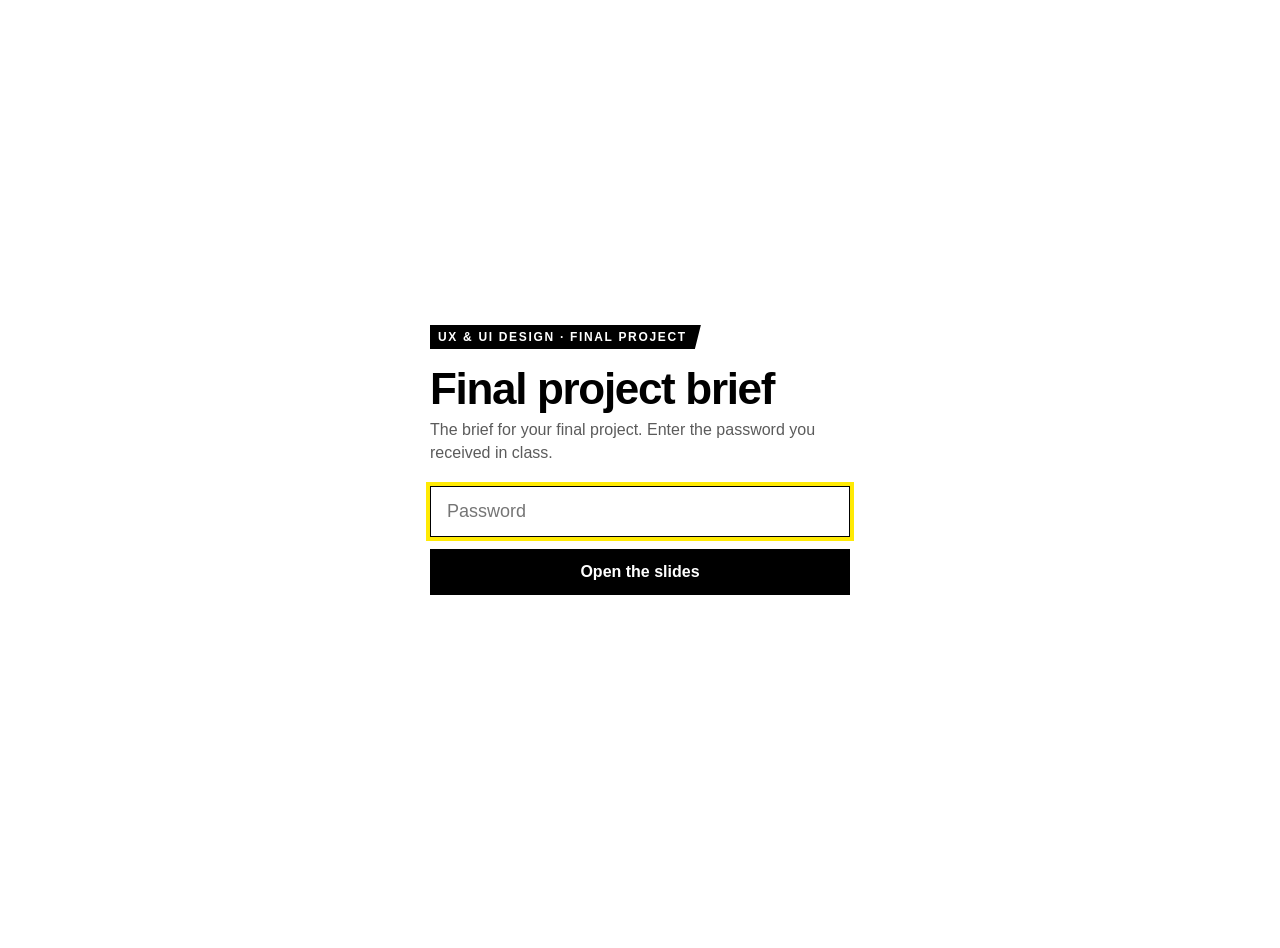
<file: brief/index.html>
<!doctype html>
<html lang="en"><head><meta charset="utf-8"><meta name="viewport" content="width=device-width, initial-scale=1">
<meta name="robots" content="noindex, nofollow">
<title>UX &amp; UI Design · Final project brief · NABA</title>
<style>
html,body{margin:0;height:100%;font-family:"Helvetica Neue",Helvetica,Arial,sans-serif;background:#fff;color:#000}
.w{min-height:100%;display:grid;place-items:center;padding:24px}
form{width:min(420px,100%)}
.tag{display:inline-block;background:#000;color:#fff;font:600 12px/1 Helvetica,Arial;letter-spacing:.14em;padding:6px 14px 6px 8px;clip-path:polygon(0 0,100% 0,calc(100% - 6px) 100%,0 100%)}
h1{font-size:44px;line-height:1;letter-spacing:-.03em;margin:18px 0 8px}
p{color:#5b5b5b;margin:0 0 22px;font-size:16px;line-height:1.4}
input{width:100%;box-sizing:border-box;font:400 18px/1 Helvetica,Arial;padding:14px 16px;border:1.5px solid #000;outline:none}
input:focus{box-shadow:0 0 0 4px #ffea04}
button{margin-top:12px;width:100%;padding:15px;border:0;background:#000;color:#fff;font:600 16px/1 Helvetica,Arial;cursor:pointer}
.err{color:#d0261d;font-size:14px;margin-top:10px;min-height:18px}
</style></head><body><div class="w"><form id="f">
<span class="tag">UX &amp; UI DESIGN · FINAL PROJECT</span>
<h1>Final project brief</h1>
<p>The brief for your final project. Enter the password you received in class.</p>
<input id="p" type="password" autocomplete="current-password" placeholder="Password" autofocus>
<button type="submit">Open the slides</button>
<div class="err" id="e"></div>
</form></div>
<script>
const D={s:"pvHOGfnsUcT0P+CbcUyDjA==",i:"8nholRdVkB4Hu6hB",d:"UxHf+WaPfaucFO3WRsqLaojNIGRtCIDnxqwhMtyghGMJYdxNvN35B1sBr15FnqT8F/Eq69y1rphcjLTUJIV41xvZrDcwmbBEu/2b+IE1R60jMHw9AvIxoXSWLjM6atvmvriDUb/wXhKrAuFk6h30zhzkcvBlfFJIiX2Fq7qp3jvLla8IfUmkaQlp4t7CvDzzvU337DckqAbYv5s0xDnBPoPrHuyqXoOZWJCu0fqoFM6/Y1RqstLOhMgMXKdyhhHoLhLINiC+YpD/WucqzWFV43ASdtKcU+G3TjpR7CqIsqaupSVvPYx1hRbxfLhI+3KcLmMDiAyGFJeGM0MstIppxruckht8F3INBrsZSsI1NCpAYd+3l2vI5OSzffshWJ0U/JQhVSN4rUpv1qUE6Mrf3Rro7ATgUaEkuekqRuEJiUr2tNagShpwOyCBTrSZMS42t79Q9/cqWIC6gcaVAkLu3y2PHzIw91vYVYl7At4omep7RmndLEf+ij3rNGydaP5bQtlaNEXfupri3zRdXYLkmGj95ue4AeFCTyTMsNkxlNyLJUM/U4XqSV07G3xnzjSnluLpAV/eyUz74B3mgLlvEbSGNkJp+doskFDfi9wlklDUUJJlWtWuw6iQmJeEDyscgp+xEpeLZyxopsPQeUA3gYBUeWdcUlVyrdFCkDoGlZVT9fpSeuAMjAqpL6B2GsdE0PfHgEKRssVAo3n6SFXxup5N80tLKpDuDrQ1u3wt4ibA7ykJPKVseNZNv3L6lo7B1HcRhG/gkLFAU64aEkQQKQu0DytUQ/sVnwhGNFeoIPEkYYR56PhK76btIPjjc1STii7NdWVtF5CRjtv4XshssvNZLsdGajPzB1h5s96DJ45nuep14avBR8UZ+1XCjf2q5PcUSAsFtAA2xtL9PkRZTka91R3FxYEGe6K+I6UZ3lxPHsFWAAEspTDj+sYISqDzriHITQmGGiTwO35DBQJXBtpAhJYmqANIgwh77/toO/epQHefkdIW7sQLVhbJLU9FUu70MzET0sXpNrbv4HGHsNYi5htaSY4LkGyfxYeID8eivxJWCXSx98pT5vqJWg2Gwt42+ZcNt51SoHlX+4oBZm+VMipmXogFsg9xuyDNcWXJo+EH8PHV6oa3MADfukDdz+sBQL4eUXGgr1dJ0eh/elwALF8JOJ76Y8249vrp+jMtfz2SRZ3h1PrSTMzKgE5WMvXo/+dQM0ilEm1k3/z18gHazwxf+jkWkc00wnIFqLZ17yesrslwgOuruXckSjRLhkofqL7zxjhhmvFovWWLixILT09dTVhBkEJYlN1pu4r4qKjs7L0OxPwD69M83w1ffASSksYReAR+HHkQNCdfWaUPyapzfQ+hCcxlxWf5eCs3n65wgMLU/PY30dfJ9qL6hsDCb9VZm1QBRP4Fk+Dp3wYrpCXR3edF5Ck0C8Ka5hxSC60eGkNsGKlucrlpCiLsLpqkWsmAn2fbryXAuJs+3L4Ja7mLpVQQGLozyveYr7shCzD90ZzM4XR2bQ6eopeHeSR57rQnLb8lwYGVngru9clZMLk7hLOLHxQp8yKViOYwOpeb8uSzLt/FnWLwihWw7xSVVHb2w0+hKT0r6oE7WE3F12alViOS0P8agZ8pEySSjBS95sko+2KGnnxfvsMRrQNZawzGiUrmDkrz7S1z4rmTV7DP1uwumZdJTi2BkwgJWRHYdN3is0yQgxwOfaWWaBnWdZ8YdJDGDulR+S5mv33SNeTulEZXMtVMYRBXKaOtMul4hf5cLGgPNt/8pSBuBIauArRGEEJz4ZJ8Oh6VwHIWqJ06n2AZBHXQcgpb5XZEggA+Cba2/n8Kz/Z1ou7SqOyHret67KL/lln8TAvkji1xwB3cIe2RuQapfR5N56AAn6VTp84TfPhPP6VRmY2qqGqcm/SWHHpd3Je7lJGcfLi3Lx0+IhZvZ4KidNWXyU17O1Zo6EMwGfwqxnTbyfXDop6iwrMgJQymDHF8hmzvIMR0fcyZ4s3U9kDKyt83llyFITzRSfeJRytr8JWmSMzUBWP0BkY312umQRY2ZMuziWjV1BN6Ya4m1TU+yqPbfZP/a/PK0XEdsQoPNAElAZUWjQjqWpPvBW3zstz7/NQR5F+ii/rg6EaDiKVcewf30HZdkmWy3iNEqI15KKmcm3nfvOPbOOuhBJszINNEXf0wJpXsiy8LO7LRIM+opZSzjo0K1cGtFA08FC/CgyXSG+rTqtlScswxg/IJltOFrkBeSnALQsi2SyoMclDzZ2h5vArvom1PLE1+BuhOvzAjExmOc3DiGjezQbhjtsNS3UTZ4j55PkkVfPMqeBkkTRl3NCRC1jKn0KMHYMsUzUJ/GS61Odx2e6vYV8SUOmgk+dcePgnxcU2xB86F2o/TBJUtO1onbQby2vcKoCtX4CeiG4WVgeWOf+NAqYLKMKsmrvl0yz6jMbYVrWLwYlbDbub9jzIDOm4FTQIsP3x2kTLQwMlBVYeOua9FRbO0kTS8AgzlBjgydo+sun542tRwhvBbYD0eUtdVBx//QoxLlxW0HG+digO3/uDl0WVqRwSTZyxowR7cx1e2fzaUhZRUtROP7m6BtzlnzBfsHo69VSXNVN+5k0Vu7n7IK1awu3L/s1XQ5zTlCPR7Qok53P17BleQyB8Jl18KslAoVeBZW0s9V5k2IDYFPNux9uoHIp4Jhvmx9drpQXVBytbzqiAV3FBixjpMlFjqTKEes0677/u1qwcdApR0yG8KEyLqk3pV9BxClCUZCE8SMrtDFVbm33m4zrELITYmpznw3fZiK9VKeLV5t05Agh428rHadoxoRcNOIdl99CExmFz42VS8prq42/pbm4/fyRn7GOnkzOnycaDTxTCT4MEPWjcg4MKJ/L5zk5zLv2+1EPBnHSS5cG8I7mQ72q0GPfGf1igNO/JhovXZ/THmRvmbFqh+6VniLovYhSJmTT29X139DZ3ATZYksSAW05EhypLs1aDeZ16z81Sa7nj3/k21Rbor19O1GGM3So2OgLQlAZFM7gSCi6d7jIfffU6panX/yDl1QoAqpTg2qJ+c/D++HhtD4lkUMUpw2WnTfwK+mToQGrnBwF2AE1Y5Nl7zNv8cXY5mEwdbzO4al6UFcLCzQJBCx4Obws3PXqMwjzevkKshWl5pEPdSyWyPBSLS9vYsIaYeQ6NUqJmRhG/lfZkagul1EtBUWszXgd2LR8vJC3cm+StOKc4mspZ3CwsHRY4WgVpLw9O9cApjIvk+MYhHj4WLsXw5gQ+DsDGkHTDdbZAPd41tbxk0wK/1lKLatpsAxdTPy0urbfwgCJRoaDE/Kb8SmIF9wj8c4mrrnEwCyvAQn6BIujdUJdxkIz9E0KEFKVE8lznIJPmbyB9F1KWz9k9LMa0Lh2gInxa4wGavySVk8s5b0c9woREpPSHoQON1o5m7H/3+8O6GI4XT9bj6mMTK4eMc/[base64]/8pP35slbO5vwTappGvu0FmipCTfR9SWKpVs2KScfZ6myMGX38JP+EzAsEM7P5ghb/[base64]/n22d1KbD933aFVvR4jBzKf6JgzwAxjJMjQTY3rLSzTwBn7S926q7l/F1F0bxbWAu/pqPFAzeSJSKv1vxFiDk4+5vmp0WBDXcz4PKVtJbQEFf0JQ4GmlkEc/ym9J515gbW0DAFPi7d8eGDklLzTPFsAy+MVLMCMbeE8+dDuO9UQKsQidHPmuwNrAKSHmuC0SPwckMk7W+pOojDT2QrH0Br3w3oYT2sTeDjitH7IyXeJwJvE+tstjVHtzTyOvEW40n03OomdVMzH671McEPW90lgNug+/qUBGhiVQa65dY2BsJXS/yGv5vYZRLFV7GGTyYGQdItJsPAPYiKLR0h28koGmtMoaQy/eY2y5tdyZk8VooYP68JmG6ytXYi6I5UTrjiOeRo9IjhOoLxyqPwllEhQ+nfsyj0c2ceS/NsXr3GojOZhovgy5BtX/dY1ZLn/cunDmYCrs1meIiLJeEjMHvK9UHd3d4CG4WoYfsxP7v6tDGWu+MyeBP3aF6DVnpQ9/OxBPHPgUG0xZQ86Z5sOC2KDUUpJHti3yb4qzNxohnjA4ACjMlwQL0RXVcwP4rUW8CfcyiPpyCvUN1fTYXws7tfe5yZKQ7G/QHD0tBzA7iQS7JZctvRLVusGhgVUYkeDOTFyZKoKgtGhJV4Zfxrka6X3Ex5YOmsUztckxrjSb1VRKdcIT2m/SlE4f7eVNR+O8IoS7lPY/h46x+fRGMJ+ME/73jmROPj2YXyaQbIFfgPbkH84XThQOMvHLASbcTaSQu3ESPgoBpYKnPl7PLYAAEd98lG+rEMV3oMTzVzXsZvPMp95ELC2FkUsJ+WjeD5jDDtxjBobrQbdW2cBQj14OEXAbFZKU5Br47ia04govYVfLr6m92+ouPk4ntEw8j3E/PuWpjwjhLJB017BUZem/Gm0ePkKLX1eDB++sbvEpaNG4hm6FbkGNtF8ouzpUEmP8XyhMvTsGS3MuupgQYWzdQ7JNZyj98qJL6uaBLMhUosH+MROucWx0vIwMAT9H6zUP1l+lzw9RymWOP79F9evddBu9W79ry9jwbg3OfsuiINTIll8doXPRZhz3J+gc6pl+FYYgoPQ/WjfHgZL9wrPFOaPTXl1SVkSAq3HBRVlZVtJlQfflBqUeQGRUd63qSvyXbEbTRPV01drAx7qcUMkDorEb9vYlQvp4DhV3yIhJbB/IbT2HfFVXdVO/Bbc1Pjm2jbhQbl7N3NIQ3VZ9psRKgrf7ZrX1IgUXuOzO4mJz4HCssv3VmP/T/ylhfIN6ZfD4kilU78DXQ1qxpzgzTz8wv/y3Br4ecHr7jmtPjY6kCYFZAHHwHM/L79Ir8i0ttX2YZiGX3xR7b6rHjYIxzlNcHhXBpj60JYg1JCf6XubeQ/dHUDI2ezSHQSVpjbSVeC/zAqByFphKdZuGLSotUU4CA37UeVCTBZIS6regB+YEMghPw0NT042UzY6ecH1AXm9l+UiPc439pxy8Ci8ws8gxRn1Udti3PNY/oW1LE/57+me8qYOJqfwFX0Hq7mSzIJyvTxBSjzPc9pQFuXV8UIOiycShHZ1AhMLYAvt6T9dnpk+yT6IS7t2ogmvDkNsZzmNKh+2QlXpoKNdPOu7b5FK09wo/lnC7kvNslNjoZIhRWFgQhNjHl721q6kdlPvkcF0cxevgBDMhVMZtTuysJsDwiBwp9qOu0aIr/srjzJHWGirz8uYpO0BDu1M3MSfiDweX1/3nDzt7CSTPdOETs8Zvmw3Vv6U/wuy/wytAFXd/ZY2yVur1pv+DFC08BESN+gcvhTNHpvXmgjwsM3Wg30ZEzBA6CRfOUrpfB1Rq5ihdnMT2SdVmm2rzuBsRWsRarm3TqXsQppMQDHqYv0lh+nsmp7+iMEPwl3Be3DKU1qTkrlSVlpaAz31sLoUtd0FFq5L4U0D61G/E//aNeTo9ZhlaNMODPJ4T52pVI8Jm6mGamYQCqv9ecQ4PkmGjq+VcLDdAuUUlFITLNEBLU1QmIP+vsAA75JtMbg/cq5e1iZhvb/m/nRZDpbNoeCNKpM0cQ2UqS9W/oMKk3U6dDhnf+3mphQkNzqFp+GBMxu1hfeCfhe0dWtPE/XtEirHnDRjC270zk9yVAh0I7sVnmEubUrsPHfWiRQr8P1FhYYyVFwpwojbbQmqMENBroWNO7QpAg6vTgHD3SgqPoJObytsFQDtsqXlyDz7s2VNcVUnLUCh0lgCHs3AAwkOH8MI4WNzImrSpWqXOKU5DRZqeBBm1/LMHOWcLRLpDVR1x5UK7z6jwL5t/IqPqkot6W8pI+RBSXU0VM3wBEwXi9EmOgp3IIb6TSgFKSR4HAtROFRRQgnWExjX9M//IDVOi/F1gy5EjxSoT1cvUJMFprsFTK1dRTlmMVIsyOGMMepcKHgqpACNTXfKZsLMOq6EDazXy/ezkC0HWkmRZMvQdQCskYsU9ApaPswzN7h85/ma5LIA114LVrIjkbf7uNvDdnpZYC85V07dOSjkfMHKMzP2053Piiio2bOIbeabsjjTdUOB1MwK2NjPP3VoPpsMskBlnX5I9Rivwboa3GVd6rskApysrH4yVtrS/gKMSKqVTVuTwNBXJFqyuuyLqEo4P/Gv8b63cFlqPngmcX1gGNhUVqb5YZGJNN6oRwqySHnZ0t2smRqNVi6HmXqRdyebL8T219njlVGirBUQ6lHni4ZVenKrzvbsFA7U9DbebTB82djfTjvERNuCT1u15cvco9kKPmucxLzZFTL4jV1AlcxDavvhs3N6zMsRoRXp2dY5dzE+DR/CU/x8lh2Ilkgt0lnYVzHqFcWGLRwk3ytBGnbdz+5vUQuKSRMAOjuAAccObwFReGO/uYrYTwB2uOIq/rpGxGYbiHgK/J5IG/[base64]/tl4oQT/+7Vy9Pk8gn0HMD4lHzSoQFwnAuoTxl+xEeVBIaCb8EQ16w7DdlmBTTjzKQ1Z1WChzyhihvvRJmxZq9z/V7G9wpistJEMQ3LPPrFqouvqHLcQslSoNlrNMsN1lPR6cKGimdluMsV2tQgmcLHwNTbzYDiI8Sghnf9EUHvPNjTLg69wwV+R+7cezUpYbvOQ/UyHbUi0VSFx3iF/I+gv/tlwI3FiZ7pDnAJj/OyVO9zl2mXctOKCpXXtPiQQsyy236HrIOLuXgg6E+fqOJEYChYiSiw2D/kOctuKLID+6KLWTux83XkWxZwf6V0IWx1jbelX1daX9u4fKH4GdG0LrzWKKVLSVHvJsBN7RaG39lne+C9me39CsxsevUT1PYL8E0szencnr03pRv3pvXv/[base64]/wRmdxLrYkHbYQik/G9BKnj8wBbTuVTv095uKMvLq/ASyQ8xn3FNIKY6SDCO/h6vjUIUqoCMxj8dbCNn4/JCDD0w+V7svIwhY2wdMPIfe7dSKoilbW050l8O2ecSaN6klaNxgLoQuo8HmSxD8FEKO7ko4W4J8HsBcqK3QA+V1zTk0sM8cWP4x17edfI46ZfMUOuSWLqEDL8OiQAW2xofG6DLCDqqHRoCL6iLUK0nzrlkZWa2zA9//jKupwPP6N2XSb/kFyLQhYpvVi4ze/xo0GhlVO6V8ZR3o8SOiHj9dnN32Yyss05LRoatgyBMdUNq0fdfFz47r5kAAg6nnm5fx8EqqBp35KXgE77Wpc3TAA7OtFs1Cqng/AAh1j1o7QWdKYzL9BBv4euJopTMRvOkUg4nz4adGJy4WVPFK6CdzpcF0stIbRV4rDlgh73/LGaa9TKW6z01jvzyBJHVa7O7Niirc23gxBzeI6miazjN3X1R0hWxyvptR+Wrpp5UYZSVAG3xz26432T5vJiOIER25WDlu8cfRnLioFCHnmBz5mzR/chM/T84uoBFbnIvaQQIrUGhI/TC9pz947RqWijCkIJMOkUuQd8QWO8Qi/fSo36bdSJ2vTXk7zsza3EvF/7ee5CPsNpxGAiTzYn6a35ra6RSnPHcLFvX6lMt25le6rPD2Yv4N79htt946ljqaY6VeRE6zaIVESFWY5Y/69AcwlKY5Z1NOEfnHqQ01Czw02X6iF2lkrh1FHySIsbSrpg4iUtP92fJIi8bthLA+HnNFr/FpAq0EEcnet4GtXPYCTvTsieNk8MV4YAqOPCb19biK+9BVEzJsxn5hciS5xpM9EW9mx0851Iwos/WeZc/gspUx2HCRPDKvaxirHQuLx0Ch3zuykfpkePXO8Bw8MVJVzf16JjyWcA+1zu6PaCA2p9LN829QHljA2/[base64]/xwRypk4DCEppEryH9mN18zemt98zxW1Wf4OfgW6S0JMxejtrAjcBymh6koumgK55Vu60380yr1u+u+rKzU7eZVjZ+At4RYLKBmzvzcFt4Y7YKQ6wfnvBMZ+qVFDpot1un6tPZ4fDpOd8moBfAoIYa1pHvaM5ZsBmQ/ZjWDWV6VuR9Q0VhqtLY0uJYoTVBE+T3ulxnszgt2BJ+34BkyT3E+jIIHejlVC7629zMR3IWzf3as1FqDEh4403z903m40xCYCHrs4yzvpYVfn1jqt42nBta2FaHXaR70+126FRKiHxsiRs9brl7bB3SQ1Unb1cuMP15ATH6SWYnAuRdIkGnxk/3wHxZ2SnNp1qtR7C0rKACuuTJX2Hd/lseDK/lG83ZXwwI6yBPLoMwn6semI4nTcainI+nQBAIoB3s7dgmczKv/pigRFEUfGjqvzBOW2KDpt51VAwUOQN+ULJuXyMnPG/NCciW1GhHmqr1PzILWAyf9Cu0lZWsqTsR4t08m7QBghfwy16rNyJX+paT8WbvKeSpBmLmKKo4uFHuoDwKo3spVZ0OoxXiDr0hUjqx1WxgidSJKlammeDxanSOvPsWiufFjzvoF9pfAunrYywTfHksXb90cAjyJAxp5lUitVQgjk9EAyAvwX9nApohJUen/qsmKMHi4YobfUdz0Q59qC2+NjVaJZMg47HXzLTQ3LrGZRfOP+3dRSNbtmL3jzmtsl6IHx2wQzk/bk1r8gN4GUvpx7PFkjitYS8UISvDDLC6nkZVegCh2/L16Vfn9rfME7aScGoB58MVQ25r/1raKwJ9vzGnI7qnlq13R9aodc4Lne/3OHFSuFmUAGdBNPejOr46sGmamg+6zB48UtNGyA0yPou77xbj3bLZS0VM+EC9PqQ5odMLjQ7pTJorv3MOcdc9EYbYgrkqEk2odPwY/HCzCKqAak/1h2CpAf1FFWwPfW2wI/1T36XzUHcg0wLNt+5cpRlL76NWbOtW1P5B0aBxYxXcv52OyoW2AYsD9DATFn2zAXKouhnfZjHt5svGCl41HAAKJLU4zvB5YtPkQbTMHYz69iEViizsLok0VKI/Huf03ZeErlKnB2RdFfJacqeR7FR94GMh+/B2n0SI1TTHZIfu4bmnBgSmK+SowCTXmnzRX53WPmOI/[base64]/mx9WYsdXS2MLd/S7YJVvpiCRGKaXhpot93CNL1NCusLVwg1f4xuHndGRd6xu9lJx5Yr9RDLN74NahtX/NJyaqUDItZncWVGK9OcsJhk6SIOkWqqvGPttxRg1SCyiiy8EUCxNuXu6YmVTn4NUDl6Uin/TFRahmzutnF7ewLCLbfdbyelRi8VbUX0Bj6ugJFf/u0uTGdQAPHxImqxxmxoPz5r//w+j4/fR4t842cBnzEx3EZW0w6Lmd1kZvipx/KCQuwbWgMJUdupv0BGBitRByraeH1yaHqkqGzJ/BM6mmE/nv3PIjf8b5D96baNR3i7fahHTS1uX/YUlbz3U9uNY4MSjl2p0bvWn+8UzAb5lMhRZdJ4g2I8uCMMYoIH7duOzYc1dj+tEIET2VLj2KwmdjJDZSmyfZrMnGIWVpLFSm+yrMDdsbKaXzIoAXtCSweUA0GX/v1gRURUyXV+DHuJUQNpZoaBvbBfgt/Oi+Y07eUJZpwdz80az7rCjdPY2orJswiBG+B/TDuXL0iB0QIi2a4BtcQsW7yIZwzr3wI3NKhQ/okH5BgcwUtTTaMoRq7kbKzO04lGj2PkNhcExKeb1UmZhifeGrjYS5ayGBFGeKiAHFS3NLBTEI/HstjrGo2j1fo850hcnL791O/o0vnq32+Phc06AVGBxGP0bOrYa9moZB7Grkv37qs9KCi0i+D/TykODqu6NdFj58btZzzQIXCNktIJFT/S/SuqqE6GQlYRNXetcIaHhw0DDJDE0ek8ghAJ6UvpfCkG1JoEUwcpSNOyjwtD/[base64]/KcmdMubrYIFIMQll3HaA9w4WMd400TUyi6YDiaSyik3aeM9BQwsf+b4mD/EmMMyjvuoNsgsryUgBt8ZNFshaMmIgIfCCpWpZlJA+EwFGzBMTQg3jdUNIdCTWQOFV7mL4Pfz2dbHMOoY3zEau5TT7L3/Cn5mWZI9znQbjwHOBHOYwNLPSeDiQ+dp0FPxJBgqfHQhjMPfdURI1qdSrmCMUxwGYELyxDTiNKU9J1gxHATmj3/TXCMd7eIqT0ZQFVlqk5KkYSgFaS3ixd6l1Rnav8YGXxxpV0aO8BIbcNekxO0EYb4umTysOQhdkudrp8z/UOTmAML2PDXs9uemd915AYcF6OJxjwkr4uSx9WMQEoSD6joqTNM/NHqzaVA2mpSpMJxryFpVV8hZb7esaad6n64Cr03Vdu/[base64]/aQ0abII1382D4NAIGWAwVPX8oKvth2zSzTlPuZhg/a8pNs3V7noWmXaWWV4SqN88buqnzFF1Zy1TpMOix0LAj0RIqXwjvNGp2Jxpb3aYb+/TbmxLyELU9tacLczhWDWumKP+YgWyf0NkZS4z2MiKL08Ji8JahfvzECyRc4e+YJmcezWEDoKqsNL8KQ5hU6KAsoQI7A7qc3svyVlDPAO1zpZlfUy/IopCWx68FSqEPRYlJrRo9cfsaptDHsZdVrYZ/cvTaRcLVJcj8x2lAy3cyyS3JRBP8ILoJyTFIAF8/lEqXcH0y8Hz6ka2chpmm2B0mD+ThU8eO12W25HtVZ1IzsUCS8A2kG7V368ocjZJ7wI3H/iIkJ5xL1cpqXl1vMoSSvpPZmQDlcPeEVfBnj5224Z6bWjxjOXdxzzpLcGDVbTgaLj+UcEm1XBo3F/Eo5shoNW/ccbJ2ldolcjhPytxRIk9Pn4pZ14iRrmJdig+X2M597DwWfBcTueLnT+7VLNuC3mtxhXypl1Ig0/B9zuG4rWP7WqIQ9/4Vs7oA/JpbH0Am+xGSTXZm84pbo9KaZNIa+G1XirUO8hTUNZ3b+boUeX3UsRwC2tzqsbnuKd2Si+PEO43OQmWiCeebaRYoOrcBsgMyuYJ4yQXAZsO3IEomw+e0D9/t1j8GtP34daoAh7WlwFB6XYDK1VNJV/qq5iP8lkHHvWE54EmtY2EMd6cY9mrESOXnrdIX2GcDCD1DWxxOfE+GjdjOGBu5uzi5XC6BHK0Fmh9+6V7OY42THZgZNn0Pnijr6PeIRwFXcsAuR80e33FiGFeKMy8iwGdiugbuqlUunRdW8myQzanpFJDu/aS0lG0lX+hVq/tEPdtBF/7nYkk8mR+u5fAtRK8Z2hLjEHEdYV5/95Kw8tCZwIuzcEAwztSh5D20UklC57ytYht2+xdDcq/Zccu+EgZdmkVP0q/[base64]/fxN5E1ib/WmQtm9aOVyYRYJGZ8VpCi6fyKLc4RZmYJ9au7jRZSOKxVgjdTXh9MGoWDcw2dXLw9pmJgPi+e/rN3rwolKZ71z6ytUUoUKVhLvjt3Nm+8Lp1Lbcph/k6fVat8Vz1w+Sl1El2G1euNlkS3ioMru0X7RJ0WWrz8JvWU6CRX/9DiPzbx8sgiihi1oK+tx/dLj5dgKdGTaZgfGh/[base64]/Ix/7xiUkNh4Engiaf/PTYgiqQ/eEeaKl0VLEiXeZlsXfMnJiiH3CtDx/n9HgUWoZ0pv6OEGZvRGjJj5zmhCAEEO3yvhi9LIfokTyL6wxkB7zM/Eq7Q16SzKuMP0eaEnlyaiDULiYeuWKmEnlOwoD2v8n8Fq6s6scbvaJ9TVtZunXAeBxALTCtoFaarhX5oHLnClaLm/KX4ZsVsL4/4PpRYAsw7YEsULddbZhnWv71fd+4p0EwZdWKmhF4mpz8SmnoQ8iSlJHbdIdqyu3s6VzRobbMbm4WzPutPFeyGkYWJe70K70d33dI1U8ZWxmh5MDFybQOvW1kGIpwuCQOmxo9o5ydBNGhnxXOPP3Y0Yka1cU1cmG0KJ3ScGK7kd7nytqMZb7/9n3W1AxEKLlhNXZ3vAVtzGdi0a3t2OsuxkVFtQM64SYFC4Nu6cvYS61KAhbYrez6fj819g/HQ5t7hu4IG793mc4DSgD5nyBvHfscQGoc6vrdA0dVHHqtLXpJ9CmphYboFqu0IDC/CjZ2CRpt33IXvdlTn1mWwzz6qo6I79ODmAypYGnyjUcPVY5TVJy8GwG9stUrk5em/3hnAhW+8mx4x6Qu9BJ3q2HOh8wkcGxWaQxmDMEr4FWbQ5I5VDVMsSceC8MW9nTc0J4+d+FxEz8HgakU9wnFFduOH4eygdTxCgsZ4OHargFHHMWn7Ig/v/tXLZSzZFFdgmIpqWIzJfaELpkh7EYd1UcmgDwq83eGFS+EdJ59XQhCybUXDItdoJF0ZiallbOMGVl7et1huZ3mYPwB8a+yQsX4dCiLdOs1DmCqYoiBYg2QNK2iFfWkOs6B26SkSsAkdyHl+nGyK4lOdccIsXYXFnjUvwuI6lke/jPCrwspY9FhVlwt4sdCdHZe2GjziTcZKuN/9qjT79WhPTMSppkY6OqXJ3YoLF1jKRwgc4MhCStELaQq8BRuoQWw0DFn0MoUjHC5DvayRtkmqS0JnV+jX0faYk/h0vYWIzkGLIxLhj7wKG2VsbiOTdMZokHze6z6DrmTFpDCH4aQKHqt8i/hnesm3FuNlNnghoBWgLtGUzSp1pKIZMpiMTJiYoAkceMQoIOYL9dcoB/1xJe0rN8dGcqHmsSvwKSghSEkS7jKveh5wE51t7GhoMLI1lOuD9vhN68WRdN/hg1q09ReiRxxc50gjkAdgLSofjEzskU8FGlPrLtiKHzW4KnyH3zJVkBqsUz1mStn9x4/nrmiv9ef+HMUZFc9MrAnycKafwTQDHfKwrCSnkOkAauL9yER2ITN0l2HAAtTiWW1QOR3/zICiuD19aOLQM4tiSXrNY/ANlT0IQ5o/j8md8Hk61UJCTyVII2XMXixe0GaXSPz883s/penLAnc1rLl60j/[base64]/w33Y5mLOxXhOlyu9vwKeoNJvJawFwuoBznQ2iejS/nFFPvj08RS/YXXa393VG8NZ10uha2D+dahxTxtbetmSm5T9zLmpSxvAy6qLQQSjEDstDCAYm2qcwIMKNSzIt8UlC+oy511E22/r86ag49ug50jqGeS/eV0OoeQC8znhUYfwR3LpuZgMaHAzX64/9QMa+Gs4RBPlMaXAc14FzSlCFJTZFHVMllvbYM45meZl1u6tClgO9CeBexkkiLEiK6THumhys8kQPsNPJGA+ktgNQkczd1RVvzum30puwNUpQyr1PJx1XiOy2pMIyUoPcMLcpCVPav0lPGDLznNWPeZMifEKfVpnVLw/vRE5GWrPFv++4JmUj7wZLLcErtMITWfHpwXCZy+gn7AfuDiP69+usyRhyldYTDiO6pyScjUXUFjB8iWcMWFZibV6x03/pSU9NJrMg+cJxto0stEJ2Ip0xrniDDaHGfU82TED48rWP+2QAimD9SUGCIfOWa6j5M5GgAMQ1FeQo5JFbuof0j9fwiiEdG+wlH9XJr5CnzxyxTsgMDmgkLPi/[base64]/NRejos4iUkntNWB077eDB2CqQdnKFSoOfzYbvqpseOD4p8yv+tjxISicZNHaYOGyGmRx6IvQpxJcbCrceleYTNlUy8ZwYP+gxrv27XqD1FS0scxfSTBxS7FjVn4cCeRC26E5krD3Oof+KiooPxc76W34THJM/SR554lu/oUOsbN34z4F1HO1QibvA05Wa0mi+hUkw1SnT/6xCn1oFiEsBsaFfOgW8Pk3I1ShxR/yYDwQx9caWs5/8PZBno40hoFFlGjsnDn91AzNQQPhx7SokAbz7RMohdJd3a8z2pBPAKeA5dqr+qWTOAtoIe1ZG1HFTem8hVaw0pObA/WssMZ0XgHvOq7iWH5nILiJ3ZcA4Hv6eIQvLJFJ/p21HAL5D+1fV2VZZXXVuF8upynhoMpE/LUTP/[base64]//gy7ue3a4YUNQwXLJ0xB3+9ynvJs+TVv2fC4W3Pl5BIhAnAj+COtaYEfxEN/t4paaVkC6I1vQ6gUO+gt4QVJhaZLVVPLMVADMoKAyYPajaYFP73Cpt5UtU2n1f3jnsVyeW+8BUD1TsSTC61JLUgesnl2ia2psG76XGWRtgOVZk4ag5dpI9qEjg8UuOBxHUcwUphkLpO/t+F3U7sALOJJXSFUubOm65rjaP+pBjm8BILy/phpFw5Yi3Ftr2Z78YIMYlbFp+PaOm7molUqMiGbQrgRntaM0Snk8Mx0Tts9VJGuRMPY5Ngf1+wbNuOa/II65cT23fO+Wthvbea5d5r6d7IlZaEjlOU4xTf8EhEH2FmBL/MK+hlimXEckjycPzNszSyeyn1sapaKDyK54idqtkzWdZjq2cuMgS0IdmAi3ek7wM3rvDshwg7jFV50qQ4PZ2WMa4fr8aIqlbPl78oIYA2wt2t7B+NAxJ5ehrB+FDBzdkY/[base64]/RNw+mwJp7843kMxSMF3E522W5kX4SAiJGjQPhikA03L+sV0Zkxsu5VR6rCZnDFiGSD2PEPh+87vUCWTQ2GCrniYoGdcLf1PgRMD1TuZdfMjkZEtIk53k5K5oNd4cB5TRZxitCnnKgW87KvnnuZgil0DaYSnKh4ce3DPkxJBndehFx/5WocO13P4wuFOSNDQTW2TdBbdTh5LU7I0U/TtPvI7Y2f6lsoOdFrD7ttc9hEAnE+M3hh6D0Q1M9ukzzgcYeHT6jnbArpLVy4E3+vnmv79N7+70xAh49v/hMvulWNES4YIJJ+Ek3Y75YTV5O2A3meXDQHZx+GeBpMXqqB2LcFhGnlCni7ADBvPaAjS63Yj4nZLQeo5vZionJyDgaDmiRPstui9Kv6zdOWmKum54IkvvzZXWuy3u+B9E8yms79vI1ZQ+hNH1trwbtIXES1t83//VolEF57jEKwVzWV+OcfHzlTW6gjb1WDbQVMvE8ODN/bDdMzc9wBKhN/kzUz+H+7XAVvlJ39rZFSTqiB2S9VRX2llvn4CMyQ/fJlqPqDDLTblyOy9vYglfd6bzxTDq8BODzWbVFdaYNJz9EarKq7sBAkYDoNRO5E99IItuSZU+wAhmjmnIibZZpu2eJ8bWckk9EKRcxhVgVgEd7wFznGjxYrsRclQkF4bQqXuqPB12M/ArLx5J6hH6xAnGjdo7NI2qX56l75U5cq+Sj+l8kszOjCRJfEsUlkItzLE5c8p6suUw9nf00LRf8B/ECjNILTNP45spajNJiYMNEgD4OsJtLzhprPBWAdOqK0MwzUF04o4XyV7oMruAhjUX6GsbaYNJrRaSqpQ9RT1uz8R1IYzMy5zd2awtRbn3ObebFsnyYrxZxEF/JgXK4Ew9OOof9BZgUKnNQ93Jkp4o0Bz+qPqG13K4PaxWzmYGAkd7+vxVOq43JOVwprk7O5S4vxfyv6Hkf6jd3qTwgOK0hL/yT9vUMA5vGmeO5hHXy4I6Fv0g1BPOHORuO5FF5vsieMUp9n+yamsT6VJp3MXMMqohu2GSU9oAmk/Iz94eTKbJaKwGIVDDFGEcEbVqdwW2GF+dCyCBgu31gxTNsKEgglRDkQS0XVIz+reMfm57Rhj13Xb/MUc5s9/bnp0nSooI4TuxCqtyIksXHutP9dLTWf5SsXdZTyvan1JoS1sga9UJB+pQ7knkhxKujwKshx2XmpjpB9sgfNwWn23qsk3SPVEuX7YiimAeVSqriLkMgLyMyTP/yb+7AXbQbMiU7m1NxccSe18nOTxnLXZ/boAs39B2PEhcBcRzyoDS2NMg09ppbJdhyo/wILmBczaP4Yt573W1R/SDPmyi2C6AW14zam4F7nXAVailxp11oXrK5TF8Dgee4mCqS/u4pm3aswB89FDXzTaTuQ8ZvmRZ7v69mc4987ZHaLRdITUiRtF4ncbtnvfxgow8BPa8yBGID9QCmmw81DMjjJmIfZjnzpohozpQPL9arCoo9dRWW0olFii6u51YYxzzfI6nh/GBxbHbBegnJtIpNRZCJdC36akd88iNdRFpWXlso+DiT9y6372ujHYe3gPPUvDmDfE1Cw6BCDVQSIXIrr/EhV198JJ6yXwloYHm7effOBrUxOd/z/9nNM6xRi2lJOagoor4XaZNqd8sEwx2Op9BYHnEYqz48gtc5RF6x0xz/9h0P5XCNGmDiT8Gp8nPHNGwo8sM0VAiJMdQvQYIcWd7k9+hfN8Fg+z0wZ5mfIO2f0IP+cu3DMrRvc/XQQcG5FRKYGYxcMbVCiXqJoZfuA0T2vvEg5tmNQna+h/U8A+G40ngHoa0qhjeQFp8XDF9/FqKXxCWhFhDCkRCmHhZ+3Wqf3P6FCvKCDi4IM+7LUJ/KyGWbOheRZ8HN4uLGik35l49I7qqjPH/frNRnLU6Z0+nR+Y1eNxC0TygKgF1mDvK84cMt5bC8ntbBU7outxyQmUjFVmFU9CDzoiebGopE2DLg5eNqxNkEVdjX8hY5gVu575ugno7zZeMmNXlIjDsC18G/Yfyt5BcQGoPbo7fj4m6KXZboCmG/w8GNVy1QuS66JEGSIiSaE9cSKDED5ZnfTDtzWosL2+knIfWynJdbEdtIaGl3333wqTbtG3Pb/P3GaAvtY/75eDVVBX5GqakC4z/Pr520p2UYEMjnWbcJLobWxfcnbrDTMC4D5JC6WKa2HtisNuNpyxmfKiPmJZq8LqKE/balmQePPctCfrsO4C0q2pIPDAc1PWUNE1kJjtJBkH3I5scVzpTRwwFGl2F5Jcg/dccDnwLfdBSJO8Ei2MLJeKCzkA9VGR8j86nzbrZ9XDyzz/ziTFNW2ajcp/[base64]/xcxIP+e2M8slwqSnRjk7ArVOU3QhGeRaSCJor1dEeE4D2/7jd5AFh7tiew1f1CqBAZ0HrFSp9SMcUh5t1eKTEjmV5HPUojg+yHZYr1pbyyppVcSvUKzotx8YeX9SnAggBNtInC2A3U/DaRFduk6Ct7JqNkc1a4M9BBfkvLIGhutHL0O3R78TdrNBpl71XmS07slywelMYNzUM/[base64]/IWEm8oBtcY1q5n0P2lgJqg9fdVsmChEb0FYQvuIz3I8kkPJhoR1icpeNWI46lScSy6Z/[base64]/n7Sek0jhIkciHcCKuBm+xrXE1n/QthRolkPVuk4TJo5itok9jUaaJ0QGB11KsKhx0yxUoa7kfT6rCl6n6et5r4DAe1mhWKjxAkxyzvmBAX/BcQI4y+vWFUi0s9On6oaAB9UJoPumVmL0G1pILy1BNhWurbqc5VmEjl3XCBD1pMcBYo3ZOa5zhTofXqGR+hPvepCgGJigJ4DajQC8Ov+gpoxZRZRB0YBV/63coNgcFGItEOG731e93FbXXNpK5UZnRe/8zFt+Oh5LuuJDiW8f3ORfUJybrq64rwT5IhwMXI1+B5xYcmPVONhEu8bB/bysKnL3z0CeS6ZzDggnlm1z+HswUAamEh5eNcaU5o1eGZssqWo2F4m6CDvL8cz72aLL2SBLULUr6HuOheDO2ZICdUQ2dQi9mYewbpqAErlH2GSNjnIH1yyBztmNj7ciwLtiPa1LoTtbwRi/p1XXcn8CUe8lalyF0V2/XsjS24MeH7l8+RjQJtSuAFmEpVseZnr3Hh54HABqY2SRM+T52rlq9Yt7D5jS/TDk81kFy8EkRTUQxodHB5rkb1AQWDjMXBKJ0YEfiEHqm0Bi35/nQb9C/sdRKz47V5OkYoXcyoVS2YNeEk4URpaE9zTjeQB5X/+nqH0mdCs1xstnLggk2ei8pW+lJN5Psej8DOgQ7mreP5ek0jyBa46lhCEiFAmLCnz+WxGfKARNqfAZhx1XTRSRdQ4Y7Z4DbTOsOyV8zMc6fZJkSTLqEctGMrucIZlqO5QlRlQ/t64ZC/h+mEQGaCQQCrbHxVi5G+4H7IdrVn/FkD9gBxkh+UxNgbofSSSlnstqHA9NDEMpi3VsRjIam3nC8nBhUoGpuuagxiNsdsegCZmR8oO/N3eXwtBQhMRkRA4xku0JCXZVfeu/uB2ZCfXEDx5bfl45V23rkQGY5SA38/bVuuYbPzkiSRlK1mf9CaQT6+ESASrzvCaAbPBQPdGX7Wwy0IwPAfWw+nmNq6297ivPmIdPO8uGkb2//7D+5Sw7xD6VlkNw0oecX0SVCENMDwtDPs+o+mDW84be7/aem3tAcfC4GyGrVfykm/RZTt/[base64]/iGnDP7+v6ZpKX6Z6fZktfASZLxZzMmvBFo/mgY6dMYnXxw65c43mt+3t/UFjckJ5zJVdKNVo8IjBFOyAaHNdY3TYbeRb8F34Txguu2TsSSVoBJCptuFEQQLNWlZXlUUXOi6wNloz5TNxLL3mCo+28HXX83dkpe6SabX+mAZDLXiivaUoyDcXOOu/qr5dANtz1/Cik1ruMQPEpN5ofZUtkWvIx20HIufoNXUVyfGMHizQN5NOyEwUtKLlaPAdIVnfEcWqb38brO63W4HukH7CdCH6whE8UOpfOpAWivQVB7QpbZVRVg4n3wHMspS1OEAgMA2BZ7OPMvS1E99rA49s27EkJh5x/pEIyPZAag1j0stV09rbpDNQtBJM639RNI5iAmnrAyN31cS4KCCF6636zLL68Ex+Z7/6tY+zmlHvywC2AOAZn/RHRVp4t4CeqvSWcLRcT3+ffVAtyzvzgB+IiJWFbjDpKtBYZZMyjxMArJOG7ZRhIb7QjwPFmAto0fsH06dtlCJHkMu0LHFcHK6Yt98ES0v+R4lvuP7FVW/AsiTf/VLUseUgMOWUOtc8RkbxspJRdVgP/LIfA8nsGAnwjveM2qa6GGmKLJU+Mrifz2bQ2FhmBc3FtPPPQh32FlMpIPKKWEdB/1gjr/9pRDqrGk7xEP2H+z3Knz3OZ9QwgpKP2im/ya8ySNQfWYimgu5GKaugfh9izcn0TeujIb1v3FQXFt2Q6LmZ51HCAqczu70kyQXofKSPi/JcrrhMCvzQFGomsswSOW3emODxMS9flL5DBO/zsJY3vOIF6yi81jF501ku+pp/7hj2mIZz/3qJHIIyqWWmrCBLZK7gTsKccVuuBZEiLrtLu+ZPi/q1HTfiodpZ93DAkcvIMb9WqUnWkWwabCarmufBvNy/EeeVROVCGD1aviVv+dlVl/eCDjCxxrUQWY3s/RLNNCRgon358mJsvGEpv/AsuG5grUDviQkZNNfPNoKVibcPArHX09NzDbfaStCZsTPcKyNK0HZpy3sRAixtNrE3x03d0S0H+aTEfo4rUH6T60bCm4wRkWUXP3eO417FyI0cMi03pZHVdqU46vq97CDmFFXLPSBbYaIWtVHiSczZQw0yKhmi4hCWDTqfa5FSLUKeU3aj3Y5buRg0T0XgNRB/A6JYwG48fWT3i3W2w7dOExj9IG8Pv9YmuxuSyPZVLHUiiSqAzr9tfVDgBLxVsJ6u9veuIsh6FQ6zOEiBUrAF1rkUAtlHRibzB3EJCxtu4Ebnh2e14w1JHLU2fUuyEM4YhH4DgDPjYgGpO8CV20JxJzCvLPsYWH1xrMU5iMhklfUlcx6ljDYBZEX2ZREBIK/Jrk6MLVgTshZb19fasgCZH3pmtfe5u6Y/3sttoDQEObVH2Ec5B6Ird8ctwCI86bWspwAEq9PK+ESbIJK57MHMN/Qy/UUtXjCUO6ZLA6HR6r/YCu5m46yVNfBYQ0OaYRyOE4DoQugr3OHaUpT6WwN3uqNqLWkun4IS51pnznve/4vgHeoT6hPCdvN9tegg24J88cNUWGu601QOnxNRnT2cQ4FFn+chOi3KMiHMBr3xF0jAopFgXcjqjvzANjJ6aomjmyLcFYLEdOs/rH07tjTgfFAMkuGreOqIgIFjRQ0MK/[base64]/KVnBbxgC56ibSNYHUBW9vpHqzAYrkj97bSzSQYCia8F42UMFJeQlMI/zGr1j0wn9Bh6boh2w7pB7iP5uDEaClhEwNwGETVIJyfl6wWv4mnEDZj4Qok9C4zxOJcBfH4Oe9nP/T8C7YP20igMzUxbyqSwyjzY1Jxocv7PBnRjBYIIhfXF/PyXkctkRGH/SD9SS2NvaAsXVkED9BjPON0/usDeJZr0NGWzNsu2mO9J45hT8XW12TCGDLBgfVDG+9rOjcjAPT+TwAH/XjyA7mUSnlT+lWbxaKTkpCIJX9o46Xbk/fb7Pm8FE9O1z6vSnxvVs1f8AzXAOpTbiMIA79okTcjy61Qn71iHg72CIIJEBgiHeoz88BfjadwLdKiq94mG+pIteUs+3VArQKs43B7Xv5AzJpu2HimgAimvOOBtc9imbIXBQYa3njGwP/oCDn/YSBeZ/DEpA6iHpCCnEP9pm6ZD4AuNLxjb4mnbACg28gmWyAh1uy/+YlNvg3rDRh4oleHyr1iObgF1V3A3XbJL0/NWWyGylPQfEpfUOZo2DWgOgBQIGnYbV4NzSXQSrT8AA6f50cVTvD+4cP8UbOeuflIYKOQr4kvz+pU/0fnzImsGqb1ix85Z6pOXOKpeTePL+W0LPJPi3pVEbnuQ0AQU7Mp0s9BJKTkouJFwLs8b4t/Omi68TbpDTr+diHw/B9CU7MphTrj76hgIK5Lt+j+y6R3yKZbnU1RxFYRnpUWjnmGxmjS/OrV6FLsG83cYotAR0x89snvivGePZ9Gyu/cDl1ArxjkdWH1bNSYq8556fh8XyGueXCqdX8EdxYDAwIGfp9P7BnGGRnHMKQlruEbqKsSPuHpsJ/j1xAovvj5VSipzDgyNNXiY462SCoV+M41Ga6Fi6NV0LnJS2xBn5XH/7qcGypCLxqWxNHaXHG65KOdvzi6HpFU/+RQ4YP54510wYV/FItXJaxNsvLVhESyke4XdR/2H+ld7h53QvQOJHUSG1tuUMXh+l2bffg2ZOBaut47OMr4vrv27hYC3CxjSMu7oGmD5C3XOKeuk/Uk2BDBDGYDfLp/ewObYhf+M+/agnWoMxdNxCkIxSyMaCOfVSivVr6NSOsdaMpILKAZNj3xbUjP2uR2AnmqEhXG9jTSi600p46GcjVXyGpxG0hPwJ8iLRI4fh2H5UFVpNXka/ASNshE86HOC7RK0aRw4/PIeTzlKVn80VlzE2LCfw2nJYWmCjtwVJx3ufl//SEAH7ki9WMncwfWXfxlUUk/[base64]/[base64]/CIF5WRdzgJ9YpEyTC33I4bBwe/HifQkdGfKPf6DiXbN7xgEOPoBYpbSr0RCSNUdCwx1JVRoumVszBH5d2MpJRwuDHLKvdbw1ysHIs+oon/URWyUVg2MKOTA5JAS2EiP7K9xtuT33G3ibDj/WLuNC7wRcwrFN8DA678ECYIxnRgYFo6k02H+JnxBFxgeHPUpDv/3+UXXppr9CD2MIppmS7tzVnyJTyorMPhjskv4Uy1kNAfAXAcFLW344x2WrGqfNoRkHteCnOo3R/4pKfBoWMVttJn8xlrSeEYZmVENhrhRehoNYrYOvB/fUd9a2Nal0D/1sQGNckBeBBixf1reCDWtUWrtwYpA4if2ttMuuv2d+s1Ar0xRiVybkcRlv5aVqsrosLcQy6q6RlO7X6y2lRXOoKx4CPCJEAVVerdkW2bpZPdZascPm56cFD/7/a5lDSYq3hmDDLIZ0wydBrlfbRC/+TQm4zmtMcM13mbUPNLtfGImIoauaviP48e7a6n27AzyXWnng0ig7s4unPjBKh5He6a2F7C9K1tGGOuaY/E1iVHX3gPGiyQrERoNSxOG5L1dNUIGcjerGQkb00XFp+beZA/bpSvfrRrTwRT+b0xyxtBo5yid/MBYyBl8SajljxAj1cHkNjQ7ctiyoethaOSeBY3Y2WH09TFXgXzZqxaTQ2ls2/Q8LbhSux3I6IXCOwiaZrBf/3o+yhwAtKKJVPJqvALvU0Jqg2LYEEFa9DszfB5A0ECRx2FaeoBmYpZXG6ci43O1T842SGeBHRXLGlyVTKFSsPz2UAV/JHKjyC0j7pnCPTFRhOR6bRHYEbqk9Mfm7o6bgmGO2DdJcbFe0SQ4oXQXPbN+GSUkejyZG70BaELFIgHhhrJJRFoCEDDKLUrqyqufCmFh09VhDR2sSEhlFK7mtFPPqVExK4IRU2ftgL2AMRysB5O44i/MXmzKfyYDG5Auhy571O58pJVvWEQtJkOBzw/lZ9g7MLE9lzUaO3ofX3V1HUWLPft+MWkzLMcKdNvKq6sGQDk/T/uPCLk/IxN3aDqnMftdgxRXkYPNXUbwMnj2T5a/Og0275YL52IxLiLcDUoe/VgrG3iS+zszLzLoyfs6oofyqkIJuJ+ZYE9tjO0DDvyM3b4S5mhK3Oy29ywn+j8fbsPy3pawCRzvChlofmaRM+5WpiV5HCEk8j5nfGgDeTzsZOZh6twcO9bigdUHBEjoLj3/98Qc23ek8k0wnoGpn4cuG4l1s6By5FbbloYWGE9ZABLblfdWwUjJebuKt1fGA62Hf15qGcu3E+cPyu+hJKtD51c9N2hLBcBkLB50FWwtibzCZTCBFsxY/OkZydg2euNszr1y/EcwzpOI5mxCtb6moxfJ35HB4Auy2HWEjnRphKlGKp9NWzAudsmlI6uCyGHnlxtVQy71GrtCjARbYUsUq/xT16+OJxVAd/AWbCG/lYew/oRxrnQYUgHBkGjTr0QY03ABuQjAKL3y8IDkHm5R3Lz7q2spIPm0HU2Ekp3OUDekKQFgxNVJNyGT/45U7A+HZJMEV3K9bS7yT4IgEqkGgzAap8K0xJ5T5tlELgjUFikEEGhDsw1jLBV9ZLdz9nxZW/QCEb5W2JFABDin9ALFJhjL42QoxWWGeJv6IYjUC6/E+KXDYGzQ6YhVS/mNAEkdDRUYf93joPKhv779TRGsZht9ens9TwL4g/ryJca5DiKtNvpAVIS1B/+2RbcZImNeMAIt4m1zZpuRrczn5BkERJ0ZO+lvI0TkH20/3DRD0eHZIOUHT77/oXWPHH752v+pmSBtL2ohBX5mFuBOtSvpNnFcMBEXXhvYNSPIiC+ElpD6UA/hnenr9LlZdaScCiwMlhz6f1dq1Xtji0WP1nYmChN0fWrQXR/HueLRBsjfhIiaTplc7oEyClUO1eiNdGnxdtNDMAWiufj3WdJS8Fkg0PC6Aghhw+M1p9vM4CjrbvdvAQR+xO7YD0FdKLCHVGptJl2yZE7Xg5y9rS4fN47E/hql4QRIfb07axSKYfkvYxVd/Q9eJCLPROYrQU7jNfuCvF+fGKmJWaTFxUgSjIvUIn//5zZDH9BipLUb+qJ6zexESv9GYgxtkVD1P7rcGkAGzye7KqPjpSQbTO0p7jF1RU6/7xr3wV6a1gzcDqvpCpqKTkbnLflib6WhDdPU0jC475O2ZD7n9K8UW6huHTorv/8pUbrmRgIjC0zrgO3zQl6myAB4396Y6bPuiwogwhCstlKvAL54ziYRacDBdzepI8smeqW8q6nuXQShAvej0qALoKgByhhAnWGcLDQUYFnJnSF3uA2N1tk0DVNtXVEJKOthA3eRp3SCKlkGjGTB+Di8b39bd3fG0MlsroSXSi61VjTnzNhSt8c8lMq5HH8rLvjg5/F/F9nAriW1tj0b6MTfg75TPzToLW2vsEiZdduUN1AHyXHSQVeYlKkUZm9MOaFz3SbIx1CwC7hhnZ2MCBTUCU2DOlNVPmZrSroWoyueZ+YD7Zq8oadvEGLGuHhodLLnnhvg9QhJUV0x2yJzampuWei+WhcA2Ue7XMLLj4Dp1Heo3HLRqia+SD9TPUcxNTNB2oe1d/7//f+VwxYeBJFigxwiTOQaqQ3R2zAbjTuj8fMZJMUFZKsG+P8e/aif06Gj8WrtBdktQtfL/vVaSk8R5K+ys1NbDrrTHJ+kb7RSopRGgHJAMfjqE66EEJlagnfB+guo9WPNorUeGcB3hWeuOQ6QJpjoLy5SX/YQlqwjo8R0iNUTogm4mNSBxvxsfi7wbO8V7XhAWC2UlvdUm9HL8Bo6uOFCcmRYyGRvYuoHkyljTVfn7NzHAPkFtYZoRDSjUpD5WhX0GEh/J947A7OKF/KzJ7unSQKnCsUbTGL0FD66cqXP/o9Xr9EU3WRYowuMtcsbb2D1/GLdkaxjUc/dXrRFfLoeUEC5/vknCD/lI8mYMoR5VDXJb/JhrsVbOPAxg/GxQOwdg4W6hT7MzfNPj46R463TYL0gXVl4r04+/S0tOdBMVwVg8mPAshSsxL6bp8HLas+llu5/Oc6ImdbTqnKHBo4E1QqnEhWdN8IgVV7SR6iHC1dFHBJSVLsZBKmyur+YYpKw1flvN+w83esaGz47ofRdxif8zLDIE3e0c/mXWN0I0AAn4Zv90Ch02L2YagmsN0NvkpAbgQDQ7uRsYZ9e0KMOLv9plOp03L6C7VmtHPZCaRKyB/m/8PTIkEH2RpqQaYb0Lzn5mybrqMtRbe/I5eVISKckG4gZAyYQKtvSU2JfDKK3Bl5v8ZSo7Zb00B57Ysfq8ndhEbtKOKJB+hex60FLxOpRunIG7m0Y1TRzlmw42YcG+NvOyLRcEWcby6PUkY4yh1WByV3Rn+2N6cabI94tUaObEsuYeJLejBFzwHE+EQssCLD2PqOSebUblFooOea/OA/oRrwuvHhpDhMxqk1KAV3Dkwju30xweaHCWyruw+/T6XQQyt+B2Uz5b3E9TJhzj4k1KJ4S06D0JdUfL556wU1fuF+qG71sYg3yX8TX29Wt0/[base64]/6xEv3bS7CKdQmVNUR1+F7FOZB80H2/XnwAyhUBoZAaYvdDS6+OjzaYtVm6yGxZoHGo63DnNJWm9Ryxu2KWPE0O/7s6A5yXctlCUx3DkndhxgEhhG4TJgGSCOQVuYW1yAr8A0YrH65+Ez1WfjhvastLWJFtgrmG8fhyHqExSajnXpjoppOPGKuul1acyHIsea9iDoVPm4zrPo+DTJcCMqECoXya/75kx1dux/AXPyhrLKMDiJrOjOW1Yi8AVDX3xA9vnqyt9HPSFf8szI3/qHzyRs/nql/YP0pa/Tt1heJtzucmWWgymsBDc5a3+hYL3COZgQDAbj1WVub+THZRzou7fteQPsje/Ugba/MWI3hH8pq0mYHJnsdT0nROLU05Tu/5Dy6D0Px9EnNBwkqEjlph1of04j2BuvpG6Hf5kO/O7HLr3Km0Z84vUxDfTC3bgHV58O40svIrgcBY0pmChlj/aAHud/iuhCvikB+Z/klApN/31SgRl/ZRDK7eVNnLNI6uIC+elEBowbPaVwJ8WALvuQTHrU1rDlj3TQL3hjNJDVEcpy5lkjtggatTOU4M8/bg+0w7kRYa9dqsenws/NxeXogTMwLDb6MDNjC5UfGY/4r4wmZ8VbXf8ht2Y7u/7SgTu34lq2Ebbgkr9Yjds+l9B7m5AqjsSQvN9wu3GehQ8pg9ENVwgZoQfs1dUnyHhFuc9pIvlyCVzDDUbWhuMCkEMLSXKUj0k7SJYLCz41o9RYZFAJV5QBkc5UHY8kPc+LSOIbaHu/OdTVT8Svuto7IDj5BQTdQkWtfZLaiyW6dyYLYr0/Ictcw7A8vcgXxTYn3ntAJrEgikvs2D3PmuzsIzXknZPp4KnK6E1jvIZmgLGv7j0PRLR6ABjM4YgG+bmd+RrnH2HSXjrtBQvISSNqRmTvCl2ZOkS7tfYUMd/OcEzSq0obCKv/PGZaVNx3HRDG/dDjurjJyvA6gH9sXNb4GBogpmXXCbRZn8sYWhln9Tq6Bu10nhk5CDcITKpK66zKINwdmXzbWn/2NYp6ubXf656YkR/QTlt3gmMAUQnw4iVUkLaIfNEddophyQkfe7gMmAL/OiQYF0AFF6JmrtCtKpug6T/rJAnZioLwAy2lv5JLEyM0rIpD6YgA+NA2ZdtFal6Xq3I2Qvudo/DJ0jlXGntLSYEPVR/yHsabOCwJnzU2ssNXcYRyLtp3rCJXNKvAcQK5fnO7k0kPvYEoZC1GHwscFLqmRMCmENEPaWgjN0mdMF/C8MZuOb4ZQq6vtpSYS+oRWrEfFSZ4kB/0zVkDyDVuyi5VQCentpOAN4ecgFUqs4f+DHgalDWcR00sfb+gdfqQv5bTfVHZP6zoJlRc/8ZgcjDpfgh7zh0RZvaf06C35u7MXDUcPEpWzx9AGR9IBY4gIRgyh0/ntJocVAeOgsU0MwmnsLojI4LSeccvgdRA0XIdb5E3reBjGqOylTcDcJbxmINxm1B8wOFhQGDxANp59HXK1rcSvtQLRIDL0bBLKHxMgJVbncRjXaGtuYMYDujiquTHjh/G+KZbNUuzM9rq6Obn02vjeaD4S6nHMBU9cVk+GnyrkvhkVDqRrdFxhsqMZQmMEdVDT/0h/2flCNPC4XejE1GeuaOA/71/NVyQCHF5TiC1hRmO8Wlfi0yfjg6seU5STVGsILHewQU58kqanYMzJp/OPqK0iptsPrlnS0keB984arrB5Y9VUluo/3x6Bo+C+GtktIhE5O4Ja1FxFhygARHKtVsxUgFQBfTd0teFFOMx03kmzEcPpoN7jj62bZqDzyswiH6DYx1yyKDkc/iv+9Nplc/zJW95/rNUPevikwldPJlDIN19dwmLaJQWA3aB25s/S+CntCY5NHbmVZaDxs1xZwKQV3nOTp9mDWEkw4sBF5Bom54118earxhL9xB1mGvBPFEpIWoBhFmuiKYOFLlBT3cS60j9/[base64]/wF/wEG69Q8Zge/gAAOuZwgIJkRnEKo1/qv/kT0r3u2kZ9lcx6SamzOB4ysfhONdsMmapSBqpg50ff9/02K2BZrwTvhYpCPYfs38gvNAJ424RP+36sdRYJVxeSaErcFUTRcSA9PR5ydbymJhabIPJtEfifGLvRakKs9gV4OwYEr3PJyv3Got2uFWJptqN13Hygxw55WgmG9wk/[base64]/[base64]/TCWKfTYMhmqUdEhv6zAPMVgHP0q01STY6iG3eX0kPBjZ5VRXHbSeF9YSoIGbmOcxXSC/y+SUVeRZoqGe8FKXebd9z7V6WbXgWAjGakGdun/a3sMyqdOkR6Wt2pgPccv+81XSnzKiZHILsGpGlpSkNQI/1U5+9amPpaiffI1fHSmkIwBeICn7fckP/hwwkJf78B/eIiDv84n0rjGWLV78Zb4WWWyD2UvwQhUREPasRxQAzeg0t8O4BB3Q5jURn40cBch72mm6I2ZIoLVIuYlURBKgWrUYg2NbtyuPB5/iawyi7SxMGF2yYS539sQI3TEHgHVrYDJiRZT+xfxDEuti2/Jv6dKvbpY/J1Ams2HYPsbPSnSTRc/UbgwVb+rIuBUri1uhdqERNEV+H8CV3kmGXNW8sks51eECqWrLA7mPCF9pf7iYeAWbQsQ6bvH5lGR361ndgH4NU740gxAFriYSTsHeCgva+h6YldcO0c2HNAQk7B4j5lbxuXgMA1hvVdm4KvyJh6fylrbH2nPLco0zdtnL0h+SDe88KdHfTrTneJ+/LplgUGhMdk7wHoSXhKHEdx83/BXi0MjVEC4zPJKqMjFtN1zgNr3sTVXTAZ7QNBEscFXKaJVwOBDmXigK0MctnR93MnqdWTudcHvxn2EyxsJHEJrCESHuTDyynR+WdapAjDMIhTExNIT2Z2FtX7Z0QMCHJcJiYdt3IhyIltzepQqGSQohOH5UkOUpmx8ZmjndecHPaONuIk/85dgjbzVK1QDF59C7Ht45PQz0xaZq0xE+7rXkq4Ei/nQ2mPA9J7MMkWrUNQy+O6/vW/jm3ryhegQDwhKHSmoz2HM5moOMzbVuRH9UN2Y52ZzPWugu6/sTyn2W0EvYkZmGqBhh+aceEQG0Ojd4vgrCil9V6FuYIyeMyl35JZ0BEQIb7eIFTslZABiuJTN9nFN9X+KvVrJlz7MVy/9xlg7j5nFdELxOVxZEuuOGo8RaYIVpz4kU87OIShiZVlXKEVTpgZjTe6rwokRraN/aIZFCm4Ei0T8M97hbBjmJ0PwZxHN6UKtX2VVMYqDvQCjLN6BWcTT/3qxfuALcedCTdxTHKgWpFkm8bJqqjJnsM1/IRBcUaVL/xJLzwTxWvVtD5asfD/tx2znOAlwIxI7FJvoGdpdSkgPyMo+I8Oatx0EFOeSz9GFdM/3JsLOLpmAYE4PVADIwd6jVU+nLqxMIHEaHm2iN7YrRFraBlEoFU4rSJ0aGuywdymk3I6fUblvM7uoVWJ3/y7TAtmJOctWr4/Lg+lyCDv7qEbOQyMvOSt3Q+NQVG5yfakUugXAwJBaG9f7M6fXBqh8XIBJ4thepMJeg/MjOGWUtnENGIWQVhY28xSWYYJemD2kEeikvbJsd4cOKy132XgwBz1WEtkvGKy2duhBG58R4UVibbsMiMVr0mzqbo24yk0uTDRV8bQoP0SXQiBJPS9LwfdYH1ALt6A+TnlJcAWNSNVJ//[base64]/M1wiaY1DHHT+/7pHrk7x1l98dDQMCtrPTe+5IZv5VK4Kwkx9UtSEXLdjhHvHB/4/Osj6DfAIrp00IBDc7OIv2CDlbHoeNafpiS3cGG3lftmhfDplxusqVznlVbzdT8zPdvQZLnGekrn8kPeCDv4LSI9wCbXgMeLsD5IG66q10M1GCyPq5utxZ3pCPJorD3sQPFEEXm6qS5slCe/OH4QxDEBqC8YpPABHxXf1cdXLCh0mt8XcAIPBjwIxRKKxauJauIIyesI6PNxeFpbJty5bZ51bpfCVQXd8tsoxDJ630NrxCAUVejBqC7B4UrCgvPdLQluXHYrTPewNm6S2ZkbP0qt5Qtobv3rp9wDSMyEUeCKE6gWGCbzQ7ya9bWo+hEYWyR+KJdNuoIKJNEq/rciK461993VqPzbzLFmKGjn2eebNR90VvTCC+2Uhz4mHTD7X/sPn94W7J+YK2xsdoeoYR744PkpN4BmrLHBO4K/nybitoF7nBw+W0L8YDghQQyQx/T48HtVrO6DR7GL0EE6Mk7nDSf0ZVvtZUP3somOc8bg9QlNd4Qrr1j6dAZe8xuXaovYptbudul7yQsAoR7/[base64]/NBSdiN+Zg7Mhs4dP47LSKblEJfO4CJ+WNPddiYk0ii75GPk0iG/fwg7b9MXYLaI9695Edhym1j3o6MYo0tdbEz7PS0HPo5XmPQti0ErlQIOjpHwG3uCfTuFedokPnluX2KNq+V2F0uwOCeHACkJkxJy6nbmdJk3VT7exHLYQ8k3X243R9NOIwbbi9ce2TJgrtPSVNn83g4VGCoSrTO69XInWbry+DlUzBtaIkTcDT4bANIxL1svUQaD/Ku9ueQRTqcrvG48R7DV+D/DlTgwU4DNsDMSnbkh8y0hkal5NMwLfbE1Wmwc4JIRWDba3xalVsQKiK/ecS6L6yFqfiMIApkPHYOHg+a7AvK0VAsTDDIHw6K5PwnwQbZFc3zbZ3H2DMWxI+vqlkXvVXhYM3tbabTb0cFyOLEgzyHxxY9OI4TTM8nw1fBlg9U0HszbXQABqaq2hNOhyVAWN//KmwMUM30HB5oLzXGUi4NMAYLsnpgGPhDYbzQeLLdH8SqZkGZN54sN+F3YG3TZ4USDdz+UoXRO11a0c31l0OpC/sEzEH0deq3LewzDk2uIz3ysLQK8Z1+93cnAaITHNcHQDxWe/6TXXNKJY6SBL2Papdo+PBMbqOIiJpZjhP6VcU/Vmp7zDSUUm6CWFkJOzF3C0cRvQjaAPJ3nDA9R3uJErHkXRKX3X1b1vyXHFE2WrTbNEqine7yp9sbGpK12BiuvpB6va17DyRg2x+CThFMB/H+XEe15HnBrXK5KaDN5ZILS91wrcVeiuE7yspUNgVyA2A3KI+pacqKB4lO/jyRdS3tOb5ONtaQ5WcO6KLiROS8QGizawlVbSTHSOhobyNhuM/[base64]/q03NfdIK6/g6u01yYW8Ic5WsGS31vuD/e1SSzBjJ00Zq+aoAzg1bgHwzjk+2b78NDqASbBm9cNFqFs3r7RPkp8CUP53+5NF82U68bcSOdZHJcR0NKN7Y/jIsfuYD/iKgtkbhDKGqoi0kQExuFTNB4bWA0Ih/qmiavHlV/3+ThP/2u5uwMgriNc+UZLJlE/5a4YYk5Ys5cvF7M4pig8Umz0xYi/hS3lStvuDAdeJEE5AIDdSY/stOc8V1/jjpeYWTukSKLgQBdYzDNf9qX7S+suoWK3jFVGEQLQOi2cFXDAjCO0JOulb2/jvKqCc8u6XuiTMF8R/+LCqfjfb19clfMwwbHgnGtjHS80HSW3R5Qlx6Xcrk2uFXjT1RsAgJHKmVUe25hotlkJSpcJYEjmGdxmFEQRlN4qZCRzLviySGq9F4zBAJ5GCh9vnrmc/UF/rYYqKuo1dm/kuPxZ8gdiqgnrGu85K3axcF6x96J/+LUMWGZIm7dkQSoHXgvJbQg3n97vFyOA+KhsLZTnVS1biEQbHQqX/lBpSLv3h14sZ5c1bRLjqhlUmS/[base64]/hbwiQ2n61+/9thr2lEPM81RYwgdstDilGdQhny3+QNRFf3lJf/Hgm2vJnlL8nxS0Ux74c09h1bkEIVz67gZfxz01bF2sGOiy3h5bjVx8EoJ5q6Roy0baaBMUniu/5LGTxb9mj6MWxZCZfwFflcSA+fIq9hSOasA9f8v+lbX75esaGegqYZj4HP5hOL4UMkCFf2kCqH6IytV2E4YPbbL8P/wdEG4Jvi/75++BHLieXt/vbdhxileo1btVFP4eHviEXnWJD8CPkjmaCw7CLZLZRGGII26UmAXQCe3lt+CSxXo+0LLYEs6mx8vHZSfaCUXMmZYFEtKQmVlWAJ6ff9P85c2ad/O84puA2S31j7cDAlER+BSFJp1Two6iFgCgCAOkyriNFYKh4v9DEAa+3pFDXcjOHsrD4Qt99g7xLTXL53Cp/fcuscS6DSR5QWa0+6YdUq5tXlEKyy/Occx+vVTrGsW9PmslTqMS3QLQAOQooQrZcihV4R9P1IT8yOGhI7aKiu2bO1gF1mMGt9ozeng3qAyS/uMGBPjJb8SpeTubA2iYrCJk05OSn0/WKayBL6tBZeH1iM7r6W3e6EAtUpQthFKsYb1UsMZEPZt+pNdRPvXT9J+01mmaz5lkofiUHheXdCDbjFRh9sKW/AWm2h14sTdYraxNscm20GkAypA2tINgEU/GHBfNPIUoPXB/mHt5aus9/ZeH3qqgNxxm3sqzY1eV/vYbH9awlcd7DEZVqXs/juIvCacduRP1OitIFNtOwfEY41JU3RLjEkmQnokV2zRvXsVVk1g1aZTeMTnK06p+8qYv6O64R8kA/34gzO4Ag1kR8aw/ZS23tHHxNNc7CAeRkMav/fz0pdroUQwFjhV6XZVSUJzD9OTxy3B0ShShOPo1UN1MhuxYo9s66ICru/ZH5phximMsWzRPq8MkHt7lL1tChQS2y3me077/Fste2CxZw+UfObWxzSBSapLRiPirLa7r0o/Q+XiHY2M+SH3zhLX/rkYT27R+3H6lHYnp/iLX46YQQwp1m2cJ62/LPKCPuSr9aOd6jctmemqq0LsLvFzmhc42o662HH0p/F0OrpKseqomk6EhMqkCuWlApg6tjP1EeY3IIKvrJeUHVzsAJt2j0uwoGKYuAGChXHD0mGZIKzFXo0FDdo/R9iv04vZFFAtMx7TGEoPFdKA6Yvqdntcm06fZz218ZXvJQWlBHeY6s95o9wbJhql7LtuOS0tQEA/QQsyhkioGY0PEJst0r/wI4Oy37wHgEWvYh779AAXzsXlByziXlJwilhCzV8iTcrCGIqdDh5b+XIiLYUnXI51BzskZCU1I9ywCld4CGiOuYwgQUYHK19rbLsWBPXq8tTHls2C+k0luIUZYiZqT09lwT1OjMKGSkO8SvDTDiy6K8K5/x2eT3bInjRBgPlmKKaI6VS7RHHG6fEnqkQwgQgi0kQ0XXBihLP0GfpbijS7ku3G2evYIkHkfVbm0oDQMXITloFVM88die+2wpTpv+OlRA573Ubfi1VYgJNdLt5JxBVBi8w1zCmmED4VDYkrNowwllKWcRORbP/PlF1quZQ9qxruPITwX5LQdZKO2+WcYOoJ+5yAypoQmJsN9L6pRbmjJ5jJsX1mv3GSv/gdYB5ZY79NMKHCWQD+Kj058NmgZfH5iHnaedW0oAivDPgMdAdclJyu5/bX55rWrIuGUQmFnuFevtfkbMeCDT2bxN+Lq9STAuw/XRI/6WRLxkOvlPX8GEJv5inaLLLFN3YwUFmjy0Qw6OlzUYMFa1MHJnuYmuIJ6rYPxM7eoblOxk230H67NZofPVdJxxPcIjum5tycd/[base64]/W7EWMSnBWkFXVWnI88KtpvoJ/[base64]/jbU1b6PgfFY/+A36jjTmx/AOkA1/F8H8ozRjouoJC5datob4MOt6iQv+8KV4azSi9tW6ovm+xkSSqrxsOUCy+hmRKl/xj+3rEZDEI3qhtxxXWx2OctiBDu8i+ks7q8q+qM4F/q3mpakptgEgftKRVXYJgOko3TIP1gc81QoUkNKjNPFzAlTZcHKKfO2jhbI+4xf1FlSDyR7h2DeqtmpBf4hal1cdRteHC1jqzb3j6tQgwR1aP2hDm/09NXrjDHr8vktT+wjg7tIkkSqUWrBw51xVYMoXWGaihUN+twp0Ma4MimozmRBvBcFUOcjzK1OPqgfKNA/1q/gG6Y5XKo0544n0/[base64]/pJ7lcNoK+TzAezOdhyDBifc3G3GnvPKt1/VvPKwoJTQyNH89Q1LAu9INtfFqAMAOIvy5Nmk43cPSAu2tfvqGLfiRgTqzyy5/xI7uZeR7BhEkW5Afeiuob88LZSD2mOrd6bvWzY2dRfBsTjbfJfAm2G5r5706eL0hRIyvKtuRQlWvy3Oo4GBbVjqVJ/sPnsHRVomwhn40/JmL1oPicetsfPyh7sxqmg6ssv8sZjqDBjj5DZXem4c0ooGgxkw7cWwVe0Vlj6A7cUTBKUMp05B+tHcM46m7o3TI/2IArfDDEM/pHgYWUMZYalsR+6X3T5yoZjX7RReKFr2yRCGrPhIcoasDcI/AcJbL7W0X8cUo9oLAGkNtp1+p9mZovOpEEH34g7QZ2NHWI55ZkgxzqiZNjxABo/+2UR8bP0+Mi7DBlOy+yxIORMkWsDwuUkMmgXxr4Bwr/3jD82FX7Uje2CYifWzaLVOqI1hIoIlsZPplxDcmAl0oWySjTqlun29CBj4AZlj02GPVeLgLE+6LGRtXJWd165ixyp0E5SFTgZiEs5CNHXcYRxLM8xv0p2WmQrsSdT2ZmJJ7DdWTDrW2zMANJ+LGh33/Dsv0fROY3voBxXpfixQSJFfF6c8qFa8jvu49CPae0O5CCS4sP6981X9AWMlltYz/FJ+S4oXsuEa+kVcDknXFqd+xCpwoamVuoJVSBhcS90XxGTlprT42Tn7BjUqPqKeZrq/0XuYmuqQU57EXrVLylYjCUdsDMvlIR8goGIyuLQpeRiR9G5GY6MxLDuqlqV6HqJUzeG0vpgVZ4F/9HRRiJYaO9Ai0dKQMva89ynKUVwwC1slpWAG1ngXY1nBlwY/cZoF1jqJXcTEKcYtaqJAefWyKgy5QEpfQvujK6gpWDiwphk+/FEAX8OdOdgI31LWXMCqrrFz1c/iFlm3n6Jy4Nxfzt7F9peIZUC8ow9prSp3iiQeyQ11IzNgyFNdfZ5nHludJWr85bWsQSc+7XOkjzBr+Gbr7h+u7ddm6wpzRkUzKku0kr5/jIL9a1epaL1ORt2/mMP9Dg0CTULrwsWNsiUTNm/1Ih/u77QHcyZrDVPmtbptbHCzV3801nmgOowR3c+CbYUAW3VEK2VasNFU1xjM8FpyNiRrt7SEJ1HPuZGLQagAidNZMeeKZGI77X8ovVsbcM/4bpsp5CHzXT9NWM9bWLiN77cAhnPvFTr4Hn8btpaowMHGL2GE0rYoCHtmKjs1oZ50e2gTnJzB7dgoUoS5vkhclTPN7r4FBnys1VEmSl29fuHxTOHRc+iYqnrgf4GGhMfn3/B6RVqiS02MO9uuGYJDC1Oa0MLhFDIwFCBFPoxV3B7/XbyYjN/[base64]/seQgBvcPBGM9uvt9DrrwmE4pv6zz+UoG6lJdnm3J7gq0RdwPAyJ1ByBjQXxIQyU30gZWEILVYkJLHqQqzFY9dkh9ZOORNYZcmHJlR/K+A3ELd9v+pJIXHXkL5kcvEINK2C1s02B/sbY/ujq/sGnPkVRmt17b/iUetrB5D8zP3DLJQo0aJ2AdqtYsd6h0jnFLV6YUz3xzBjON/601LcLpa3YLfH67tQ+4DrQrplqHIuCodOK1Ue/wD8wXbm6VVat/sIf2rbU/63+G1QGlSm/aqpPKJOHHCYJ7xHQJEgl1V6/pRwJSNPNtM37HaTlwYmn4um/tKpcCq8hl0THure6A6zWiim9z/xX1y1odO0PMk6dlCLCKzo0Zr/dCMXj30LEFFSo6xq37bHNHLjlAGQaLZVNZajetXuvETEaY9+ETBzYcX4xvn1dN8Tc0bg1yvyY+GGKU1e2ZE0T5jcqlrFPMjdc5lmal4fn3+MRIs2hL9q8rFu16gRed0haESbUv9J6Lz9WPh6NSjQPYmOXUIwAzMJOp/HNtdvMJSAWCi48I5NFa/cin2lnplMZLzeYejYS3xKGWxKw15qUFp7eRn8uQ7ghg4RSTuPFZmUmimMOnrNrWl0r46U0SxUuBiAcGgC7F7OEQz5qdVT92KC6xBJSHWF8AE6CdbgjTTzGY2WKjQaCYldLMP7KbrMsY35joGCjeXpqO/JjlCzbxVDGxwStPTEyQExKR2dhumd872Aoz+dQzrSB6pEYw8Ywh6OCZmdtAPE+WYSO4a5qtNIRktiRwhSY32DwaSgiqSd7HUV30mZNIhBYyiAvzl7vgsU7DkYDjfRAswS5ecvzxlI2Q0+csXhdkMY5xtT51YufQ6Zk0U1l1IICSp+Www2OHQa32SgGxNN/eDlOkqFM64/BdiYRzETjjwLycDXyZTy3GZnYvT2grHpW+wos6RyhqN+vEhJiOefqYDaDl7UXBAjD7Dq/dEGzpNek62MA7t7BShuQKe1U7CU1228jeBvnDW2hNnCcTp6TuzWCnHDvr4jS2j2MoS96mgDZ1vX2gziJJb17g86RMayeXKFXvDnK569+8gAHvdC7L6lRifu4OI7wOMsVvIafkqnH4ksWoIfTLYxTiEQ9lcCdcltlC2i2nG7oUT/GyL0on3MAReA8yyAbvk+w9NkTQf0892VHtrOnTqO7uTuxpJyF7jsOot9hiO7pnrmMJWMhjH/P638G9MLq4aSAtRyZtE//uQaDSBDsxoC3/eCPPgvCBLjSYy/pdlHE2gG2JhOQjW+vGeVgCDJKTKwEQM739uQw1h//9n1HMS3xTISrFst/3j8VGldlAFhAiVO1wtGPLq0Vj/CdCCkSS21NQJjeFQxnWrHpojfqS/1qiz9/9cradbWJ+Fu1s3uCnBr92EU0CPIjVfRFvGjceUU8mUOkQ31aeuU9OaOMBZ/+65jmFP6C0OXs861EIaWqM51JuqKuXXRS9hicWGsTsG2zfeIPt4I4TI6hMzbN7V8tbNzZ1F3PUY5Axje5nHDTBPsp2gQG7NNN3NvDqhKuzM+apldHMnvCdcztXGYuELcOg7oK7JB98/4oVc8qAMTtwacEjXKU3R+1czGqZt9iqNA9gKxzQhbZisrUuHo1xKz6Rn8oKohk28nPUfBPryUCxA2tLw7PHhyjflU0iZJMOlbU54esHKG8OOtu+bjlEJOKu/VWMxyBKEZ5B0D5Rm1INAaFxSteeyEowA7beoJALUvAAmFPp+BWnMUS7QmB5ldrdcP4vG7fzuRjdcDQnro43/r4fdFQdbqytNG0oUp4duSN+sfyI8C3E2QD9sYeSSPW+JUXwVyueEBtZfKUd3SfpfecksZpHv72ic/RHJeMKyr5F4fl2EgSm4HnwXPU0oHvop2ZNgUEPDQ0mH+fR2olvJ2Zs7YSzZ4fZKPgEt/4LZTi2+93P3iHpBvcCIz6mbzTgpeclaqPiwtBuTh1nU4Luph/AddnelG+0qoqbvT2Zh5KfrSxPkGcG/cpG5QUbY1N0ROsy47o15i+CK2RO7KWldfzxULuZ+vHPDAqbbwo8btV3A8TWht589qfmBUgaAFhp8lTIzxuvRRjM67JeZGxjQ0DLrWDw/qHTZhmw4gYJwQzWOxlvMKCzeyVDOqEiCSI7eqO3LMYooeFyHTk/nICqwFVnoOVmC+fZPa/pGjziIvj95MT7FWsPCUvniN2XBDfZW2P3WA6JI85W54TS9x9bDz4MFFw45DO0fwOTb+Jpfzp9JpfOF32vbJqRab0hRkVnGCNBBA1isLTwbcfnsrZ1Syb+1rbODbYIvn2/RYJLONvnpE7/ncg6EAEqrehFB/Nb2gAaSvHbnAlIGSAf6pwiZGGmtY+ph01hLaoPR7GsWMSRupX86jRW11Dw5uhjVe9k9vVXpjTuaM851zz9qmnqL3GZUC7NWW/W0+xoal/7fgSOpyvtr6vcg4GQKMT8WWdaCtdFGi6uvdo9ROW3v9FTXu5MRSBqtIJSkzj0GslsiWTd9f7j+1nq0AShMESG28cdzWMlMD3jBl/JmU5OaUjDdyLqHlDKR85L1xrRBGNRZ4SZiqIE3fzalGtXAt4WbBoxmp4KDg5/IN/IRqsvhNMj6bplJ+WuB/9NinL8jcqo8sPUUAOHSG1uGopr29zdhEN0mCFS1dH+y38VdPgO/laFPghNlmpIDl8SLYg4T2ZDUFjTCtN/jtXus8s8BOIXuIe+D/jA+FbKc0GzMdsf10K4CzO1TMyqnUL4OsCbaJ5L6A4SAFmu5bVTpJLzqdz9Qw62PEMvyMy2GrO21BDN7lw+MZMNZ9P8gB2jdHXJ+AhPH8ZS0KwvIqNy2xJL8Iz8G6tApd5cZYyeQ8hasW0hTfW1lrIwpfscBLLkCBby9S2CEU/6jFiumE/Ku5jV+9RJLnqhxNEdF4DcSRgqrrrTdDb3cT2heCj+FqCbc75++1YmWulvcCsWOvU5uSQHQ2fGo2bAMHxa7X+M+2sZps+oy3fab/LLYlHLtEi+yMMKppbKiHp2sXY79TsZUpqUMtI+E8r/L75eRNIrFAlejWX9LJSB/thRTBmFB3RNUBSBRY+wIT6ofJUZsZDlkdsiGnLj3RW3iME8pspOuzKBSbjZArbfDwFh0OX16CoEBEJJ+ikbxMcCEngvef4GHFUzi6FfQtNNTUqjC6F6Dahj+DuNWgxwGA5xzB1/07duUBiF7tw6O0CETsAIYuKW0FsCu1Nv2GU89uUm2TmERhNC1zsqP/4+OuxFg7KIQ+s+me4CXDwdkib0qzbz5gGUCmr05AIPZEnZemP+OAvsudMinCStUmdalOBZfRq/qKJSBP9Xeu1Cj5fBhzZEVRuR+uW3vLHS65qbolRDIdh0xHuSmvA7mXSReRCEWeCALN+IeXsnqpiCtFf+oVHDfsmRjz0PsAZkfMBkR/gyFAZ6CpueIFzIWc8j4UYUNl3ntxgIH85jbfi+rFsje4W2HPo23bGLMKfM364e2AOND/[base64]/GoXSRrhpYucByHqhMb/k3Lbj+l5MGDL+1IL9//jc/za6u6R9/6Eh0OiKu/IaVQ/y/YpEhGr/fPn/47AdxpsfzYr85nrEoaq8jxYXpozLn1EOSPSjAVdZAXhUn2pHIw6zWMTLzcWyLqBgMxwrePyJiEvKNgsts+EKE43JKQ4WXLrQtIisQf9pX3xjh6plLhuL8Gg31TA+mDN4fsdarSqNB7HjPdonNITdK2HHJPN5hrBaud7VRpRSRzGAKrUkU/[base64]/FKQlqGmYfnyymY9hHCQ/npjiRZjJB7Fo37Q3Myow/zY6xFdNQVAlBTxbqakgOjP/BHwo8DjmaZxf/G+YiK1F4GcoQyHaejpA6hRz6xeeFQUJLdtHbgsHruS7j0sCGI8kw3xn13B3KC7DQLT0w/8AG1DGIL0iDByDp0IwrnE2qmNA0mAmB1nBwV5C3nAzm3OrcFhOUGdsm03/SE9uye/yddkduc2cd3NilYGMFsv7qVn5VtFJt+I9P6rPBol5Gs2Ak1KdjojNTLctLndJsBHiGEXdI8KjIMeFCpLDkjO1sELePOehusop7jxEPpYoWFN8LTiBBygW4rzQ62UqEy1n8cW5b4Z5RKrzD5yU0naaRQOHaRvujHmmLwsxAwwkoG90RGqmJcBTk/RDZNBkNI5YEv6YzSFp7ifJqKT8QjcTzTGnwwU2D6/cn7RJaIwvQQ31D29OZcU74vsy7On+l9JcrPTU0xfDSn8HFvxgOBFRFUI/Vs78PITgSSyhQtyFWl8ECU5wEN2nFKMBdLGn2qtRJ/YhVeuMMpi/ubb6kMllIOH2CnEojUY8/7UKxtXnhLzsjdItF1akmL/TuJh0n1RUs7pw1NE1PPILY2OYmxb17LINV2bo3i4Fwzg6kIDGP2ZQjNCGVVV4z/ULppDm5UrWKH5ovGKCOfZ3Yezulwk+LsRoneeWzed1k55WjO2Mbop7LCKw30J2VDHuFWMQT3S5hQTYzZnFSPHoRw6ib/[base64]/+ydkDoIxmxAqURZXrKT7aOijZntUYREYHdG7i/+TQRwWPSxMgcJjW5V1WwSrF8BBh0bDogWQAarutp0ez0OapTk3HXLdWLjDYGfRm2nvUzcpGbU0PB6ixlGyHW1cC5whHd1a5twtHTO+BE0mL1Kv/BTU6Yg49ZTinAj8vtjjRoZ6ozqBExkiiYoEUAjO38qjoZb8L7pLOryQpmrou4CbfcLqJ5Jh5nQD+qPHxtgO2mlJN6vAwUPwJjvsgfhQxnngT6o5QrS8E59xPXav96nJALy8SYk0haWcqVKAPBxRLR8bxrZdcEPTzhzXX8z0k6/YfrLvojYxImlFptxPt1olXDGXZiWKoo8k9Af/GYQwB74cRMDDmYZ5xOG8s8oTgkQKBYCF2L2JyTt6TVEdSvz6ROUmgXv83V3oiRX/f3vHPHvln33vshAafYn0wtkDQ5CMw5r54Oon8kfJjWhVH/UjKPHDrXCh42e7k+JAW1wANZB48YVt0g11l+jEdG5cKg7s9oPJREUl6xDWFmGoGbk5g34863Y+kC5CxlGlv8hgyERlpmjtbe5Wby/wfJBQT30tftKqfBK3pBjgwTdO4Fow+GK/9ssFJ+nxZWCtN3Pll/[base64]/nWyzSTxjN/eT/SHCdixINly4P6BBb9mgLdrJcIiJ3KwOAV5ia6+I6urZqVT8mQEg9pCl+U38EBtiv448kWx7/[base64]/agDdHIUkAKJOVMoyv8Ck3CauLEeqfR6I32VKmtI9Rr/jbYn+LmLAf6qLFwNSzr3eMnuKDGOrb2WkWiWYBuESTVOJoQP2siXDOTzHBbRSytm3gwAHft9xu6ftMfSlKxRsHU59bwWm/dSFrE9cxTkdFPswE5jbkErG3d9ujKBcdbk1rtpie8KIg1k+xNMz48BurvfvLoiWnKQbuj91c6pSyrjVgTY2O2NhYyHxR6Eyg+bp4MQVAXNp3D5eLwOdQka+P8NUmURiNdwNPFEx91PEoKFGfBRip6anzlXVVZvaFP8J5Vc9LWV0tl/feZFvWIkmUF7H4CqgEth22fDjc1/xEHT/fcCQkXCwXKS34j3EG3WntiPtPKD+lfFF3bvPBpuDXpq5WLRvQ84oAleOQ15VLey5NF3YQVwa4IHWG2xYHaloH61muGdnIUotPruuQmohdpb4YDYBnKP1J3oXG39GuUpmkDL2buMqw05wlqGiIe49R7fCCRVwKL8Hl2UXv/bES3q8wUVFnPYhzKym969aRMnFmRWoOr8/OFbIsIFLcXlATShkF5bdfMgVfvScLXFp2wm6p0Ic6ZvNMLY8jDrWy3tQDjT1c6wv9Fd5JRS9JVAG6A1zVlM3kpljqJ7ZsGJ1KsVwapHdbU8MlveolyCPQVpPasn7/h/8oN+7KXbmZH7+t8+csymxMkQAbSG3qWv2cO/r11NatfrjqbreypZTcwr1d8WGIBVCK2alDhASg3x000v9yJAFRRb/OCUcLLWD91dgL0jJc1qbetWZMm3q2lqFM/iEb4FCALun0i5StEvZ/Jf6njwYM/Z2uf4ognrWGW7aqaeQMvMtBKF1/MtbhDO/Hzqp2i1U9HxySsr0J0Xr4Ud1czXd3HGlC0n7Ukx04o/XB6S+PE2mWa4PIihFJoo6uuWAI+mHr30h7YigH0HpDJV/I/dhPbLYcjc79tnLoXko34XTnH/taoYDIQO1BuD44NBe5oLRjmwi/N3WhySa7yahVTDV9WyCZMSmxUFg0t1h2pGpVjhgrQEyEC5oBowEg1OV99l1OGiJml1FaVuocDnQNrsekSQMa6nGJMvJQH4O/3cI8mfizwTUVlBEGpopaZZ0QwOITdacP+lrPCR3PI3NkuUeOt+XfdagfhcRWNy4wTN82f+ZnR1X7p8n8CpIDvFNBGE5EamOd+hwTonAINYL4/4RgtYLJ2O+UTbA6FW7YrND9TPZdVBFU5Q8XIU6SA3/6ybeDQwCa5qU5MVbH+htKcswU9kzGHVb0X4v4r18G0yYH0Bg/awfPEbGEZJYngQAF5VwiqreT1h1dT2SdvzTVBZDvRHFatlZXCSqiGc7zCbnCfHf3XpgieP3KctYA1NYvoe9Xsy3Dp1C1rmjs1jhPm1R7lIbRzSUFrlnJ4L56Ypue++sRXbNFqXueOBQi2CDo2H5hMH+WPpZqVGO9mfn/kICVerp2PCATsiZzWbcJ9iOCun4LoqRILdYOw12Gb3Y8Z49lfSg8u9f/Mxh0LZK9sT2BmN/ytYDsNKf5gpcsNc9Fo3Ll5JXbk3PKHXHoXwGtks6QvSodSj/VCMaW5n5ktop+Bqao+SGNVnQiXhmC7TKH/RA7PNT0BhZJ/2BrY99TrYQXmefrbHM5E7qmSbuNJ//XncTIaPR376vAcsNhA4QRSKFpsLVT1QPpEkLIRWdoJLa09FInmnCF6XYh2oUjXerWjzU83a31UjFA0nKl1TrcQ0HnahbWQyKsj/bXhvvpAuDkAADSk2NTfFWd0nIN8uYS3eDMr9XLNLdT/j4B+TsWNU1AzRkZt76iYhUzL1kqkI7MJ8IGvsfwdubuKIqPLv7kvoTHMuD6uWS/40TDWhbClAXzzv5OYrNQbypPp6Y1lUBDOOwmzVZ54xve5dN+NBLbxHJ5JP9gZTXVI3FAAW1+TFS+lK/o6l6bObHnfb5XIG8tjvwJ2D/6fqZwxp9AMzFOM8ygx3eT19s62Zu2Ueuy+85h+e89VNBSAYvO2dpzcl7dGueFwA7qACN3sv/N4WmMbrlNew6qjUM27VZNsmav/b7m2y5ZlW+jYtgCIrkOfNsdYjNWyWL+W6cRkhXnvAcMZZHHBjdHR4zP/GqIjmqzUZnxDSeHP7Kl3xeKYJsLO4IYoX+crShK7zqhwSFhzlgPlXELrU0r/hvp/gKDH1gUF3SfMmy+FZMJrDcXTJOmyhDchXmaZ9t5v9rQZtZdKqa9a6Scspxj9CRbPDEGvXGHGB82Pyrp32iPaRE3tdbhzWt4SgHedy+TI1ojA2qZPzSd59oqwCr0EOWojkpDf1ChrddtNSsNl1wHx3T0OSQasbaCDpfL0/1f5DOnAKInZzP+/p8cfrM50W2DyXHUeJsLCYuUZxcSbwf/BV0djsmjNvSc5Du9Qm0rRUFbsSab1GYCw1FZxR0nx6r3NVsrwo2+aWVfStiZyTE4IAhAV4zvy3BkdNfDGhtDkk9KrtD6Qz0nNP6u9TYp/YUEz+oYRkd3pjwbsbyeQEzUsrOsUlevUnGfcVZpkj5MOBXZlzudrdKk4eZuaUiRes0HBxJA8P+BPD8464CxVjmhcIfXxWXQR98j8XHNIKw38BJ7d6CrX981GOgQgtl5wXfb/22yD/vaJ5gUFg2iY/vHijtX/kMu2Zb6JgxU/2JfMtaQmf+5CPBHXLBmD/4nFnHBjDVx9at64G3eicLu+aGyTvyhruOm2ZAyG1HzX3Khb+L5O0vomOnc8tUjW9y1Fi91HFx/njVub7b1j6BAJ7qLPSanG1Y5vQ1o+s4gfL+yYStLNZT2U0FDnbkG8h/1yE4uR6oDXD3TMympGmwzP6XRKzQDW9p+Ecc8sHV4YMxepfSIpJloj0675gJKIgZwesRPsDdQQq4UH2ohdK48FJnBdf1Hd7/938S9kWrMXmEMrjA/69vjteRVabKUy4+JOigxDg0rsdn4KJyTZyUcTkqgOAP4tMm49FQJBucoOFTURnahUND9mJJ4UeyOFhbJOdKt5EXyxv/57u8DX3AXOt1+k7j2ZqvBL3LEJMmtisESEQLRSiEA5VzcDZ6V/xQ6V3/NRxUb9pflAiC6g15w9FQ4S41Yace49TZYr665RO9bnkNAcCDi2Z7DAqn0oHWexov062H09HlFNEEqZr0Dpk5/Bz72gpeLxS5pwHf/RSQZ0p/ruyW0ifVV5wdLfjmHqqzhd13j3bocRgT9/QJePBkR+6+v61dRCEss7vQ/AGTy7qDwISthFJ6b756uaTvOv3pHghbdMMfQB/fwpSo54zblSqeGU3HvnspzqMV10ct3qLp8hQFX3n3m7BYUQCxUAl4FT5Ype5xL+fp8is6eaWIJLdLdD0R9Z7IwniJxTIwYbPVm1wtDDfeipBTPXKCul8jnKM4K7qFZbtzO55/p7sUDJifTCskqslghxjG4ozKVvlkw7Aa90JNJ++tm70/g90QuHihF3FbqFpQ89qlJ3+v+am48cXEpuQk51RwRt0rTZgtmzyUk81mSfVCIaq/RRh13hPvd5qnrCbxMsf1DA85U3WeU5T62WMRiXZwnO8vn8sbWr2SdSGJZ6zsaAPF+UK48q76B4OLgSoFRWRvgtRH0hwDNBKpU0P7h9AucKxcY7xAMDnN6U+kHoBg1AuffvQsCYSRd5VUSXpc+4WaqaA/gyC85SdZQM9+Xfv7jtI6vRhgIhhcRvEGvQb/xgoBYkeNTujpssdBONktVJt8PAibZNQz3BTTlCjBBxVxZiNgx1gjIjUyAiFJpexg915g5sagHHbnXaDhs+rRVe4oKMPFuC6sqC6zexjmqug+AAAwnc188A6tpKryS1Vn9+GuofcJ9UvctUv+qZT/rmgjzb+wtNKonJ6qQKgcMzhRXRCxhTu3WQT7ojBK3FqsOlOYDmqxpwnCQIarDmmRAX3skGb1Ei+PUdOGdUZkmAEuFH0JLYEolRp/TWYWZuAm0VH9bdeY/IFD5slr+i+20YcSZgQbM8u83v+qsuHcbIO7VVtpsTa7vX6hGXuZQl1R7lDae5qydRMNfuL/YnEd8cG7GB7iSRmfGbEMHrb7TGKHyKleP1lz/nW7XJixf+lteqbCuIfDE05lijxy1BfDJmqI7ieSK97WW/62guE6VzQOL2KWnVtYFVtHQY1XURKzeuHdU8Xw5KodaWEUPB0C7cVy06pWFkLlJHdFMVIdTSoblnHmj3ykBGp5wn3yn3I2q944SARZ24PpPR+RpATkeP+5qBXDxp+WY9ueW8nX6fPawbqmT7dppkR8Gfm/vJdqKGuiGjGNekzGJmZUGA0bdwT8edDQNWilaJkozhLLdoB+DR4UpH/+t30tOqo9XxCI8ImcdVNG8p3BErOhHXIFIsuaTXbv5JYiQfdniH8r4ZkgJ3/PpHOncluCcglTfik3sHX6pUcMlk/lMtj4saR26T+P3N4F9LhwTYDco7jfidLWKWoJvG1Psel4iMqvNCB7eE7prrbwuFUC4zHeeoUG/OuFbxVfDim07gVmCXGTbOeC7EmzCUDbrpEuB6YZYJ1OUgYRfKZ3g0V/hxzGed4v3wVRoTjoYIozONatMHcuk9DG4gxTtBp1gvkDLwYr66J9NSPcS3JFc/+OaD72ue+Yf2NkDs+rUqqgeCXyuxcTFUg1sRVBuQ2djbV/BCr2VHf94DrqBRY5zpAnM6LX2/Zq1WbKB08K4512qrZ4U5EQZI33UDmH1AepLZhWr1KWsbtrG1N64Pe8Dmvz/+awgHHug1Wq5uDArEf5Kn4yUqy4qi9HT0MhOZNZRq3IfQpLCasthVYbL6r3W1LMIIa3Q85aIyOwrFXY87+8DRBkycsirJvvXaQ3aKSF8eKyk7ij751S/tKK6RbrSX7MaTQEKbvV6i8VH7lZlRrCiotkzw+4mKL6NTCFwMp1eo6Aa4K441Sxu3zNZd1RItucJ9LX6eqo0poRe+oP//kKNaueMj9lKHToaWAdkVnGoGPV33etSlthPH6bO5GdOgE540qXeAP2kgAnSGQM4CJcdMcVmW0EO9d+JEphDkd4+/S6k3flgBkmyTnmQwFHhOX0VyM8eY9ajtkGWj7xtg8hXbYFTeEXrpMEiQDhiBIpxEv2YzawaKPLGKOVZHcDbABNAJF+roWdY+2Eh8zW6uODRcgdGpijdond1Fs9CXz+jdDIA9hej1dZYIS961nb3DYfJtYHfPtalVAE/8KI4thcAxAeor+7r3FJsixPCkm0s4omDsFD6YrabQ5nT8nWMJgRF/Zp6Ul5noThmgWoaAJs905y8P/+h+ZumXp7mH/zYxpEzInnx7qa7HxXoOO7rtk+Vn+95upyNPjDjCvMl6iFapU6fxzPG/XlWxbzPoknOaWsVmmiDTEyzicGfrJUBS/AYJNrYKbpseMygNgWtB3SIyaVqe2c08RWvShIisUIcZBxmOFn1wTysq3BFdo+u7wPtHlLCm5z8UtQtcJgest5BdsCTMXbKd5gldiXKOVEptHi5JhKsN/yta7ZgHoFrhU3iI8aQ1G8ggRNabSNWuyRyFRvErUGdKdeuUZo5of7536X9Q2JXGxnyuYWz/[base64]/Mkgg6w1tqCi5OTaepG7C4Gd/ZKP3t8ytZzyHh2butA9N1f0lOS+tRBQpbpQDicLaDYgdbf2CNXSE1gG6Jkq2tGZIsEJToV/MupJER6BUW0e9kWPxbeUeS6axWKQ86YJpqFKm8mEDOAKzDXsBt085hQDpfytf+FJc0kkkAKPWISTzZhTHzJ/ev8E0IQfGFs9L1eTpc0H5Ue1sWJxx6F/6Zn5HOAoj1pqsuClKb5JbfAwmanRC9F4ICNWe3HP2WgXtvUmmk8b17R1JJKaILQLpCkFmSJnQaBbzYmNsna4olPbyG3u4I1D8oYqzKo73wPxhOSIZLLU/EKyWS1wAeXULUCB4Vj8n/9vC2UVKFeFX7XNv9uHTZ07RRVelLkWik+uHFmZUWs8QhutA8A+QdRoGLa0j7ETIUNTWrHjY7PT1nOu66bfDLfe1y0exq25rYIh0CcpXFdbD54qmIfTS98s2IfBFutSaCy0lHWyW5jUW1ommRH7OHn/ATFOsNmLV6blPTG41XEhyPH9qsHJw6o0uY9BdfMluQUtJ40MlIqSLe25MtfKm3Rks7+pHEodW9NCG5rFtpSt/aAlNb7PbyCXNJQPZ1r1ROJZLTblCEbCkDxsdGEPfR8hv6UQkzcA05kbz6qmRrBK40eWf7lQoJmTxPEwXLRukRFifh6tXqFWhHi/G6l7CwnZCqx+7JoqU8V849O9icKWbdxWQ/GHbdaiuHIlxG+Bx4CmmKB0rlsaKAc+M3oldNJaHPHtFRwYRAO55EbNQZZVyfriQFo3hBoZHODy1ubMWrFtO7MZaVZXsSHvcP+kJUYcTjeZ62IJxSlSHJYFA4XZzPcZ7EYc8ozGoI9VphxdGu/WrFewGVy1lMdW73+FGjlR2p1M3vxS57yCRheWH3XXWWkO0OMArLY6v76lmdLa86KKYQoe8JTd11tIJI72X6fdPj8ZU3/87S/ZFOg5oILdsrDULnyogkvtJhxeo8RqamcYQ8eGk4FTKCKbo5G0QL71Loj7+kzwNmhheZgR9JL8P9roOxibvlK8HB0HpKYgP/rM0KDl0HXilVw6+K1q2fv3QeRHPv+8gAj0KapNFbZLncCdfkmdjT3Mku+yaLCpf1uKm3FoM1ZGQs99LClojO6lYc9S7En4LYK1np3EkKZwTWBlT2TglaKErzGdLJjg2kByi9VmZX9wslaAPa5MOj5JcuJffXV92bFQSdHTKK39wtqwW/LysGO7AW+xbPM4rEg/oqtKGDMaTWMJVWh7DhmyVDvhRr4E/xn6mIriecU5TolnE1eAgMWyTDIKrNzMERAr4UlFk6k26X2xK7VhF7JHkHXvTT9dUVo2y/Kxmp1LAT7yrJ70NngzWSB41z7g9Tg65AWYWjzdgqgpJztPCYUVjj2fJ3Wx1LxHt5/cMLooz/8n7YMG0BhDiN7aeC0sMmB4B0gxcjVRlFbFbVw6rZvajhOdpjXeXZxJFvoXd+S2Wf7OPOsfKwked2GTjt0MJb6HYsOr6FmX2vPbznOqKQqGI1xcfJ1yuFcNiit/YRlebDzLfMOI7uNynMD1dFLcbBscuKGaxZ5CTyVqwpE6nNbEhZQSVSOF6KZdZvJhoZ7IP9HSyCuzqcinwcLQJagqyslJLAYiek5oXCMV1Q0qZ6gb6anQELZUZnuf1iBR/DVjflbokIEX1IDgEE/c5Gnb7w4VksAYPc+hhIgs0qi+Kz70HKANnmQpE1VKPPseLJnYCypBkK91fXj7s9U2NTfB92gIHPC0hMwwhePmj4SbbSq7C9Puf8IwUQHBqLq2vq/OVex8DMaQauJqSZHkVkmCTWs/+SvA8paCkkCp/e/qPU2RDy+6TdqzikkCKk95rk9t8MsaN7oLvtbHI8RG50C+M5NDq9VUQ7+0/ZSavkHm3yh1nWJPufnbi8bZE1sqZqKq/MyNtmH08T7CI1T10SOdWCTV9Myo+Crsv4xSe9mKHi2jXSh9iv0JVasAIE69F0XFzH6YsMGKYzHndVvTGC8Tr9Bt2uaegSCztDxu2HNIWrcN+n/1VIh434S3YROfVTyInyCh8UOxi71ZagMFITAMkmB9EBfPXR6f59WVoGc/Y45OInUA3TiSjMA8XHkKfwg5Al4qENQyX9UGpmPo/Wy9FHLmWaB2CaloGpW1FEvMOtVJ8r+PFTXbRoj+og0A6eheXc/5IRe6r2ZIQH1pi6F6pDq3ufHjKaP4jaoxveoU1O7bnR915YHEeubI1z3oVn1iU683Ol+BppGWQYDj1MbklzsB6UFlvuaA0F880GtiRB7tKjsBYSISVF0QFjcQ/+wcYmSp1Q0KOQ8fU1hZ4PtMdbs8PjpWKnD28qe36DMEGtfXW88j2ZdYICOyDOz3XsVcNwU+jmQd0GIsiEg3SgW4XwOD4GtVkr6mCLqOwP6aTi9ZFxIx9PAU9CE7JC/6ARoJuUUKHWt17iJKOd+7YBG3ep7ezAtmvGGHGaQuN1ysna4DHFDdmSbn5zUygPhbUAe1Xm/S4cWydyfJf/4Znb5j403n3dN7bNsUm6Purft4/x/X/KTydAbnuxvLitgtk2xePg6lZ3Ad3L04FexG9JnS5WN0DPdf/s7M3B5ewlTdVy+XH+RO341Dlhu64//RvoNGrqRx5Xh92nutyTCtyn4EYI9w2R9rkpzKQ8M8jxFEgA4r51TIXr/KN9g2iUlSs+eCszT2CET5j/fIiJgbO1+0N/sJjVRvubr0Pm1tkDiy3cTIsovpRnH4bWMIfkTQf03DhgcwVga/kvn0zlWXmLSSuwSj5Awuzlo9GEyVV7N1KVGS+obHZufNtTzUMCa0Uf8JIZn4N1BR/DwS2k3SVKXOZ6Wb1mJoUQFOCVKlsM+syXnC50Po+W1CXMmEcEY3WZW8AzSYwEbbuHqZHtPK+w1CbkUOFwB9EyHgj+xSaGwcp924kDtfl+M3q2RMCSrDUL+obDEsff7k1uXFwgoE6k/br+LRuu8LssUmdUA36WjKjNzObGM53+WnKD366uMZd8AcOMaD6WpX5VfAuMrb889Effl3RdclgJSL52nyxBZsWU6fO+8Ra1nq5Tl5z1gjP+EZ7/qk9Pyal2gWiqbI1zfy4ZsW+GUjwLLNyf5Q/EyVayK0hnEoWKUn4JatRW40R6zKbfetIOphFWG4yAG1WgBlxh8RDqMP8EiIuHDFmS627BkZmpDv0yFTVuq/DprXgJZhPlXhKy0IqoV+PcanRePEtBnczFwX9cLWkkJu2Mivq+XcvTt1keAEa9INzB7i/r6v/MdRVFJKf8Y4u3AMJEwyKjVl1ZN9wnZla1gAxXweSLAK4IYldiKHW2KyCCWzO3+gzoR3F3YKLvAdfbubOnIS60LYer513XNSxsvTb3TkcnMEuOvl5oSbGEuk8LnNyCL64IPWA6zVP6xxLcOmfUuJXiEIN8VclG0rVp/[base64]/KGKF2290I6/XSMhXV7grHLe0nxSMmkLzKdGFPwZfU/SNtuRNMdVZkuATPgXFMwTqaFwGq1JN20fmc+jlwkJzIgd7tVwocYbcgqp6ZBN0lr/hBREfP+5AxyZLqxnWXLzhB1W3ArOIXYfF2MJ2k7C2CX81mZDldpM1RfH/enpyRjAPNgTDjsScufO6k0CBs5VoOjEl2NTiLBiCtGlzRSYHp+q005OXesoTXYSwQ9Gap1a7jX3lClg0gQqb1LbDB76NksAw8t4m0wpzvS7CV3+NIvL9fVFYSNdQiw1BzbXg4TsOv+OQxVrJuS7Jvdqxqff6fn64vyyq7zFQL5b/yeQ+b554NLZ7tSasNCx7MZdS7BXpqSXN63BihgG2j5izKeEztJyqFrPuKx0TrtqK+gmuhkOUucMf6uXc8bi2uxsBgIWun2vD2dtvW6ViOFedSsb+Y8TYWhKN88I2LzZl0CRo4WEIGG1CYjfx8SF83EE4/[base64]/DGCsW1tKrSOWUphf1RZ4l6DlcUzoK3C/qC+l6d3yy0pdvv2MTLhUvyJ9mEqJ9t/e3AuqjDob6wFWmb7DS2UdNb4ZOTN3YRVY2a7DmGBmzAQN/PiD0zj22eLUfKmjTelxDLe+cRXLLvB6jwqHpUrww+eS0/mUubFLbtkr4HjDHqP6fCJEiYgC4c6IIH/x+yd2IdDYLk2ojoRf5B/iKQuyaH7NIjUHjxqdAPHKkN6GGrCZTM9PYx2K63OExMsX6O7FSgYR2CRjYHF8hCk9i/lpHVbWni7QEkUe4SMx8BuGt+3oMnlaq0hqFo+NAFrYTBJvnqIF11Xlj5mIvo1bn75e2UV/0Iq0zUOv7hG/fmhsKH4hJ/dg1eE1gXhPqUE6gDIIi7HqedZ/bAQIzOQR4pYKsJhFuAoP6IIr2Ca5JVWGA6EzNl+mflnoDbOieGanIvw1RrIeOHxKEvtUYgm4um/fqOMaN4mRftKCTCTUDmDelBuv+ijdaZ0mRwOIs9ZC1cKv8X697i6ZugGZ4hAXJypvg2PeomoiYF5qZhaU6cxZPTCD/VOFMK9sY9i0oyE4rLZaMiM00BKDU5ZywId3vW/7GSpwPM5Y7lcRMO5criVEZfQY72CdFnMpGNUN/o/[base64]/aKE+VBFZ+419AMfdz34TkRENVVgCR+ESNyAg12/Y1jiogd219eXQ3r9TTWJi5Hb0z0aJDPepAedvrnjIJyUcW8QgsIi0jvNFrZSJmPQak11o6+ov44Acb9ppTgWv7VxKheh7/zlk/YiL0xDFmEZWOwG4nSYmcqNjeAfPux6DxK7GWy5O4gR42UWFv9M+0D+fRS28GEo00yYJU8SakpytHFhhCIFdaL14nIFEyqZw4/r1pPh4QYFWdjGat5yiqokHs4ZY67vYlT32WM+5kttDjb03u2IhcGV44MPNwX2h4hhfW9b0nEpA94tCxBFwUUxuWw/Q0/JePe3G9RwIboi4zU1zy85/rjV94Q0HIP/EjrFppVyovMa864xstzltQRXYE/I4+5YHor2g4XMDy+MlCRY5iwE1jaNhZi8Y10u4LnZbqzwcHDuglRUUp7Z6+ch+Ezjmem4Rds7drkXsOOjeyo3YT9FPiquoozGQBznPt7lJ/7Cio4dMW+30yfyD/0lsCqKs8g+g/YkhbUfl/[base64]/OKhJ+MiMIIGDLBQxK5bKh5C/qYp3X6UUbUxjzJsOPL/isJeSCDraGVgzfpYerbuU4FY+36s/S0NnsZru8sPh6ZQL9VT+Hss0jBT3VFbiPA2sdeOiC3+BXOaGQqqxEqoGnX9rJ5KnFmXfyG56AnuzgpH9ciWtotwNDXexDmzY4MD3pst0KW/dlP83Bguj1SplsWOwYPK6j7MSBtu/ppEp4Jy128OqkrKM7YjsQg2sh4jE8zOVcZ+TUpMtSCrZrFORzWVEQixE4vxkb03znsYSNyMAXx3bcCznuvZwvQsW+9vJ2v5s09ni4CGY1GrO7YFaGlCrUfzMO4/vtk0qySzsHHSIFSuRr7UrHZ4n38hMsh3tSEBdgsfTfnNCHdduCyBixct/+kMD/Xm22KbeCk7gPlxiVyoQjp/Dg31b35GC58BFQ6UtdJ3PZawHtIlHXHfP0gzrFIHEJVRcrkAHgMhU1XVY2k7ZTGER0i94lXtNgw3ALGdE5tOrjl4dKm2AvCab16BrBPGvhkmqC+4y6LhrimJzobPXOK5iFa6kDPgGRMJFaz1pgBQTqiozfeh0RdY/vkG/TJWDCO6jmcDmWTdJnazOg97GVVsQBARknlk+CSaWcLDEX+WJ11lMol/wHNyJozrBVmnrffGZpiAzVnrs+ovNPUyHtf3VLqX7BWFT3iqelWg0m1DyQ1I1ulw8WYbBBkm9h4nO8mq3TRtouyvghp5zJfQikwBFX1P9BRD72Yr4uITVpvfEWugFXmzLIozIGvMvp8TRISZU9HzOsNaJuCfHDJ49eNDJSHcv+zIy1yp/vxxiSz5ucSb4HAzjObEEo2esoYEl2OXYnZkHFw9RwSipHcWLKzyhxCxOnbxI5zrDZoaZjmjc21uHSV01PQoBMjfH1Gj0U+hWAOtFxt9YqeL9q4Z+t6CoZ2WQEMOrVCS3Ym1HlOotfV7Y4YxdYWIFJkcJ0y9sFEWFPtu5+B0h/+68mMdydNJFV0V7HMDhq/meuI1VCrY0/FkCEiYzSO7FhE/[base64]/kgjMqJCEw+SqzmfCcEOutRol37SGbzZFsqc+YCorVszepOD6legS8Rw+IK54bIHw3hvyqESpe9hB7x+IzDldyegS+dom7slWs1fg/qAZk/X1aIZZRPhYEUg4KUpvo88AzT7BZEO2GBb1RGl4etPCfi7vffOIjq8ADjUZSMF+/Qgj4AokVoUKmcsLY4B/S4TbnhfCaxuuPr+D69OP5vPeKSe5GDhHbPatd3xmDWkqWeBadipRTjiK2tFOre57Eg+qih1KbuhMOT9bVOgpfB57cVR0bLVM4dePUP+Mp6udy7kY9opvDlIxdFpPAI3R34jUVlBR5Rc64nDlWsu5qQiPDQayKKjvw9VfpysSw11LuRi2/utWuYJSEM+dYn72U5SoMYt0lRg2nti4CDv5x/v9btae1ADn0ShmkDYIrBLtw6Bz/U+0UOfhndVZ5G/Tq91pUPr+JaGENDkeURwOgwAh9k28ju9ZApEwogtfqa9TDW5o5XjbcdAOj6y7DWHwUkfFo39uap+WaZ+xb+ZiQQs4fsALbP/1eeaBxH/ZUQqeo8Np8ehP0t+wQf5i14jaZZaptzY2wSBWHGG4C40573nKoinB/3wwIZ6+gRaK21wzslQhiEJd5C+A0+Y1uUvA6j0FEakCg4/dV8OTYhkrbVdUzqV9QSo1q9a5wAm2NVVW25gPFe51UaBgmKWz+8ElBNVxdPmDf9+Fcv53ePDIfIwhk0YBMS49B3yXcPhWqoM1m9TmcPTBB8i9cOdWwGUGC1Lp2/hjujO+lTF1N/tbkTNx5M9zCCUT1AvYRzhhl/UzUJChxq3QbS3Dl59Ap+ZdYro356QQBvDKph69SvZ+jicpiWdu0kBN8avDnwSdDpqKBTR/71HWDGX9qph+aw4H3CXPGBWy8o6T1cf5Fc5EcchGjL+KLVAxg+EoFw996ABbxQMp2OQdAE1JHJhOolyKJd1ZeCt+lZ6sYVA7+wm3S/0tP07KHitrjrbhxJL2GfHiFc01HcqCfoe5J3loTvlmEVV8FgYNFvpBdcQnBbl/Fnz6v5HeE/tJeV+Ip2EwByvwfvowb/f7ndZDQuPQGLgooxZWZUU1MPnY9nD+SjpMM20BwqRjwxmnZpeW5fOk2ogAifxHDFIu+BPPA7ktb/fpZ5uqJMwreauVrImUhc43XomVBUzUt2gr8LZ2FNOtb7e7CvrajUbOUfbE/CIQC0ZruWsZ7axV0RnkPzVdADqbL+6YwhULkMLXNU8gf1sQmpfv9jZXRbbFA2e6yM2fVALTAugjFe3CQvlMuFswYGMNuK8I9jpccN/ofOneIf76sl3AtwKGiNIpRUYmwKQ4lAJQyT4b/d3reBJgdFMd9wufMFxqdPIMGYfPe0tRTTA5esc8DzeOcPSOgoSWGoPgZHBDifHd3RaWSDIAy+IkUi7j8CvgAa/OWoSwXqQhJuEfFKmh+Ka78dEsEBBDAntTmACC/AeZJZAbYWtTGBcHFCByJ+FB+n+I+f2foGpg9OaTI7GnSnKLd1cX6L3kHQBSRooJcwjsXpYbSazcxk/gpcRPhCAwmAH3M6EjWwBjrY+74kYZng/aeIfel8YrKWe0K/FtV0P79To/0+nsTmXEtEAFBpYr0b5pMR34K0h/+MjRRZ3KIvnSqmeKjRa9i/QDxsJmf8sqI/4Ei+uI98bhzKo/pJVGw9E+sgC46UqC+fz8cM0LPowl7LQAV6ZcWB6YIe1Z/YKvBrluO2SZU4Qwq8ro1x5T4q042xvOWfZJKQbczbsOe1YW/7m2CTvbvfhIxcJKD1n6I4lkklpDLmMWDCK2IaOmErCoGH/YRKg99DulFNKEqeOqMdH6HiyhI/z+Rsb3l+tc0uZEeaRQHG5khCgRTjzgsPCmDmRszDz73KrQ/0cTy/irS4enS+u7wAKy+oPMkPGFViLLL3Zx6PwFsuVbnfOCD9dMIdxumAmi3ikgvOGFBNqn/tFEtJi0DXqV0DHCJUmlPh0k2tEmiUysJm/6BKCCfpK9AlXjzHoZIWIwaLnXuv8Iy5WvD8UgeY1sfEmOTpfXgEj5Nu4HN3vv4v/rKG8ZnTfaKNztx0vBSkK6P+s8hnHfii1UTIcYCsegwN/O/fghqI7+rX4mpA2jRxoL4xQzbBonJWuitU2bMEpna0JD7S0iE39rJKy8ZHLBrLe45HH4Ls/[base64]/mZ0HTLHIo2YEmgcM5vrrjZXYNWNIDjiMEZZ+k7NqLxxm/nv9xUiuXJALlC0+O7dBs9gqbkstrh87E2kqaFH34Hqdz8YKwEhpAOHkstBoupf7dMyrbV7sygPSE0Z/d2AF+btW45D29sJLbBUSfuXhpG1Wfxso1OrrpFkYVMeZlzo4MpVVVLiWISMswC/JTW6ZSq86MsgDW5SMA4cDLcumbM02LNd93t4ggqGuU7QD0mMQCv78bNxRGtBIJv99WPx6zfkg9ouRGAU9ch+3W0KPS8IshGLrrZd9dkeygSk4+X+Mr0ts0kxlOs4SC1+tWDaNUMB3KhU2XYsrZmg98Zd3KXVm8IqGUkj/25KFJ9CgRd8TZ5kME1wUjJBpTVCG2BoT4zLMGHd7BHimXf1qzdtm1JmrY62zewI9euJf1AYchzTVoCvoo/0wQ0hpaBYl3tt5+H6W3pN6PjuMV4/scggyY/85roBrX5R0kWgyad8RmSDL8/[base64]/liJRsRUdFWDSJv6O0EKZdAc+BUQKJJKNRoJzWMmXNU/2dAJrPLrfdGaPlky9HR4FaPGzl3tfxEtZ9ll1cLZXtmU/9hmuGlh2InHoCsK5cBTu4IzR5aFtqFs+mBCqP5tXR9fRz40vJL0SpDIAOL/3xz7bnm5rCqPjXm58cP5bvb727Xt+4/TCxdPSsWjBTLUqUqHbSO9Oc1y9YOG4dUKOSiJ6ZZMQk3ivKkJqw2RM4YW3QHL1i6ZXAlJGQSksQ6QA1TQH0MuD/ZyS5Py7mTxQWNOO5CRq6aFswY8BR1OhKzuwZb4sbDDryKg4tfiTvcCFqCtlpcoBAxbxOH+jjZIgZjMHtNNDJ320oOqwhTqrOab8DxfJb5SCF5anhVETzl/dB0erd15gtfBIy3zLio15DZDOUkgL8Z1edDdv4tddb9K0R6sdwcEBZuD/5zgkLPKzM77NSxSZtIt7N0kp6zXAbB1bPDcEZjSLj32oo/Uw7BlGVhqytTw9LVVMNldN3ax5R+mMBQB+usklgsq+Mc08gtGChgRjUettUaEXrQB1kB74aybaeUylUENv2ixrH+dmjBwes1hmG/RnTJxi+7T3AcNyVyX1T6CWE2SeGWtZBH0DSmf207XYglXRpCRXrLuqP072HS+EFMXJYARR63bYC+xaaleXq2B0uuYmlMoely41J0OGd/af7u51sZElr7vuWdTF4pzYk6IGsY8vnNWRFkrxqS9YCwNvRt6fZMDZHGmo1/[base64]/jHWguqRRFL+sx7CG1QLGjsssJqBEoL9J6oaFRUBEA3pjVOu8aDbM4TNUA3exob4Q6kdabUzL2bRuqjP2X7yrOfyyNxTvSMrZk8NgxmbPAGOMUWEBkUGgdJb2jJzJhWOJonO2q1V9BI1TQJCk85bMUM1/iDy9xJCLPIM4gSNgckjc1Aet2TshHTErukLxtu3e/hphW3LylA7Wr3pv1pAmUxEHsN6N1TZebNs2pydHN20anwLLnzJ1mPG/W80bhx18wE0lvIAekt9wlegvuUUS99N4lyalbuy2cM9swtv3q0JPLrumAePN3t4+19bUrb39JRE8V/Jboa03w1if/mA+Y9SKfTT1TBMojToBuZaHSjY4ThdkTPY7TeDa67rBeNybYQlO8JspsvueGPRm96kXVtR1I3vy5JXu4kweAxRKS0NH+3jDdwQd7oe4DSyCLIKlUnoYukjq/vsLsT7KN/c0Uv2Viz4iKkqeDcWs5dpQ2fmwGJR0+deQMZtjuW58gpTYXeJ5oQoZhcR0siovPnBd4tFN8wzjzfSpLRbtLRgBzM4b19rRhXyGfBtB89ooKTCGfJ9VeDtxB3ahx9UNSLaYJsK042iArSXaBGqHUmLrYFAFuU0Xy/CS9MZIL+1ort/5A/gUhlBUzQ78fNpf/Zs+k+WY45wNSPuaWAXYFlPUWaTqTQWvik7FzD/R6IsiQNwfeGoUb8CRqb+TFyuYMiICCcz1v6mlkav+2MFWqxmRSSNdua7x5cEUnw5fU0kutw0EDW6aKSlUC8YUC3m9GYCAvVaVKsYcM0CgfktZkxeKrJLINtFqLavLcBQmfJMBYl7Ano11Ii+nfo1l8EI8lLmBkhtUcd342JL7jtJDyvsfc1E4sC5OB/QzlcumKFI/HmQyyej4SOck50pCRUa+qBHQCBycx44UdlA28nP3pHy5dPBf2X4A/EFWEU+WqStf9AZqo5CfyAv3AIU9UeVAdcRA5Ke1uEFmYQ7f2aZ9wrc1NPV0Eaj1ih5/BK/3988GTc5jMJwcg1SeoKxOqFWO6i7NfyTc4+l8tiifyI99urR+tTWgaMuL4v73gzD6AFqeBjOOGo+jCWIsygrMc8bt7+AJ8nfE60lNez5zAB2UCSFAMwS/Uc4KohCzvFpLnhq5Y36ClbWo9EF22jZO57Q0n6V+bVVwP2f/Pl/[base64]/BDR0rR5hKDAjUU0pZrXtMDVLbM5nTrAgZZs5JZM/jyOjPIVM925Ny9ThOd4hUF6csCiYVhKrdoNA4wyGTDgArIa8S4MzjbA0EdzPWDNIqujXN8f81OyQgy/GhEPlFtcVCn7Oqw/[base64]/UhP4iRANwiWA10fCWXBpC4Xm+edul7yc6RIp7Q1+6Cvbg0zPoPWfuIclIjypddJjeT+/+Qu8iRO0VpYRMCpRRtXf+2kNUxJ3MirEGgp+MweU2fJEMIL2pCQ/ron+rqo2sqGyyx/Dr3u9YLTfw+cY8X3p02HQMK8EjodHrbGUDjRH+hisEXwEsg6DmOfUWoGPSG29OwUtfrHoyliKGFZDnnEcDTC2Re27LDUlid13weL7BMfe1DbA6brwnUYR4SuQ/kpBOlzb7OjoON9MCOcFJNhAThytUyFGzf73WGOlmJZ5h0OSYhg0Ni8iByQ9wUoD0rNFw6aLHduEDct7NUzgjjRTOAme9EoiYd/sckCj/nJmKIKNxHLc+kMEvWtIMFWJVFHySunBFvdDX+gkoLyA67/Q9ex154p0wGoVnz5SPdxVwdw1EB8K3oc/[base64]/howqFvo4551sYPSz6NU8F9wY/PFmhO9D7g0Gg165fX9VRNSaXPHp3RNkvusJcXWUqoVE6OVr33M6vUy3PgJfOmTWL2GFHCHr52dd71oYj7dO/fQ54XH91xXM6XxEeRjEQv+N0a/9/drDktXqGk9uUsTXw8VqJdxh7ZcX8MSLeXSwLjwMPxdAdeKa8CKVCFwS7Nj9kXXQjfppbWsF8qx18wDamNdqsGSgCznbeEve62HlJFWJSCr6vA54bzYNBiRZpQg+o1GuIyI7NGMaM98udihTk4yHLMTBOwauKPu6cN6a+dO40NMeSut7siE8/ZmGBBKPQcluwdO0MH7HYeJTPoWCUJffowY7roQkWRiLs1WL2g2z63XwFDjjGVEXwLRX1yMkj4WO0pQ10eQ/YCRt0wrfK5qwUH2b5MNkh6Cvsc5Qa2Y4pPn0tSnLCDCpjQEACt0aislsIte2L4WEsZeUyTls3X7e6j0RjBIMYDXTDuGrRETsYpWUD6t2+z5R354t32BhS5vZ3H/WhH1CKOp8jjDjKefNEvwX09Uapg9kk/+rxKDyLTewmyj8Li1eX1BjH7nlXuk5D50fu8+L+PpuTy8u89B0cAwaoEqHAbagD+gP/[base64]/NB2VKkWou2XZy3feIScdaZmJ3pB/RPa6Xu9Cfw3gP8tK5TkpGWRXFCwSf12pdN2KrmkG7rE8kj7vkT8S8DONEcSaqUuNl2ck1XrbpUM93Q7fYnCX6eNXkfOwzaHlSKO+iPo04AwMk7yZoZONjxbX5j81f8LWonAHgWnA2Mw2Q9nrJ5SonY5+iWlkGwvhYrZ8al0FlD/tdlIO1Wmlz/WOFXnQLXJ8sd1LEzMdh9fwU8gfVNDRUfwkLm2FIq9C7UP/VbQj5G01140uy1iaYx0exc8hsQcbsdB6QGuNzNhz5gVA8BEGrdOWDrKSM+LnZN//V4ROaKwVnaky3GfrtaBXXThDLCwfMUsM9uD8/jIfPCkMSBmdxzULmJWe2b1vx4MpKTrN9Q80o7tbmIx/[base64]/Tu7jjrsql/mkdW+lwDBrEPdKP+MVoZjg6JB8i6bNc/[base64]/XcQqP0zo45cg71ZsjZICt5ILZqL92RhxGwpoSGVVAhFMud0co98Ac6FCtRg2ZzlVeR92Sq8L4FUjh64o5eN5ln4zL+nlPuTM2T87zezHKW4zxpEJbqje84FIFTcmf1OZaq/Dscc9rnHvfo+phIpkg0spwgy0dJWRT/H7ZRY6Yxy6t4RoEeoxpuqX4motJ6Eer1ooXxgFXlSi47IGs27vnhfJMKFL4P4/p4XqsprOHBZ8mlm6Xt6L4y7s91cuvpgdfUNgcWzxOeiph/rdt1b5WgpUAV2Kj9Trc2/hMurMENZeesKKjPWohG3opbrmqAOxh3VHfHn35nAk6ZzRGmkJLfJCmH/VoBNfl1IEASA514AyEBpR2fAFmnX6RmgV9Qig+30YCdwlb4uVk2Xj4sa+bgCuidAxw556FeAtJO9yfirpyG9d/e9I/ZGdbS+npcZNkYJgjBmQ67fD4CTk/ib1M1AoafswGGyKbil7IudrtKUbHaoayWXmIh5BxYtjDsnMhy4ZSJULzA+vDO0gEJDBwmEFVhw0iwJ5/UAuLC+4RHXQrYue+ij8jM1gltX0hezKNN3ptewOkrGRvhpHtRAVd2UrRVA0PqbTIBdFe5N8J3dm5O8aQp0et3ly4gjkRc1l5zDbs+tG+i6QPyXgoqYtpC0s7hD5gZj/3irY/wHltkqh0gHcZJcslwqubbnLe6UfK1EweOob+/98kl7g6rO9Jp+OsMiACo1SMprTWBO25Yg6YqgyBOkxs3QDfTxbn0Abs17xx/8bNwANGR+ZXUnbYVI7K3lLvRBekzuj9MOvOkd191ULPa195qI2JeuILu3iP4rcNZaKCNveqFrG4EZmNsF/y9a/kTYlvSJYCbQSIt6c8T8Zrbb9W2jrZzJiIMK0lltQhYEJFbk+cJdwhH9aaihbl2o9RWJtqxaKTYQPM0zfdU7GRR/JgFMxgFe75KA32TtYpgkLNFtgtIVX5M9HkHjlebaIUhH2d7pLaW1qci7tj0UQqbGzVy+JaAyUgIbyf4aiUAeANtEvEH4na73p3Qq9pDIHwXJze+GpbuZqiKAJeTk83Wv59qRt58q1AkZS9G1iU4EmScFFcFs3FHYe9/FgzfGFf9tdKCVfwbSIbnkFk0YOGCm9zoxDK+xPSrGK8HMXc5mTmFeEU3CuhzYIzBvJtlMZlPoVi00RX1FBW8fKkzkPSOEMnmSlFFO0jitGsJS0YnYy0roxDsit165yHsZ0RstY30fH1LslA/376zoESZVIbZFlSj/TM5ZMJ81UBLjJshW1pma7Mm83uVx9ipvOah/Dm2NFDjMJDikjE/WOrfybwfGwayLP9V1mAdwNPx/l63vEDS2S21c2kOm4ZUQna7NrI4xiDEIobRw1QZbHXH1GtNizZqkTr0PW7tODfu5aUDdpZ2QpQX7On1p0O9jaBuKbXZXGe4NOPzlkeI64uOyl/RDHeqvE3AeNU9tmFPU+9q91Y4PDfMLCRxj8sf/kXoIgQtqMP8rDbvt3oZI2Pm3OkloElOOQJucCljjnNX33OsQWqgYpgnwtNNuLCIhHYWQ61ekE8B3UTJLl94C/AAQ82U2J90EJlc1mX/UtmCK1dQAHGkZGypKncIn6D6Jd168DjD60FTeGcKnZmJpUC/990uSOobe8tVXV4FVutFKPrYQLLIn4+xaTsZd/ygcCow8uztpsePbm8m+UEEYzFJAzY2ZEEbanp49sgBF9QGkvirlpdQi0CUDvGiK7CycNLx58ZGVIIB6ExqLfTObFzDpq2V2Vbbw2Tq1LcvAPRB01EaYvKHBJY+msznPgMLocWL6/2Askk6Ux6klNPNpY7q8CdV2j+O/FOlg/23nNdzTGfYQCFCr+j/T1P2vzy/j2uUfsX9Zg/DxFWNxd4gY9PHmJcvi7hr90zX1rOI51P/BjWcIgk0/R1TfeGvQkaQmHXLzrlBXnKYeisMPJBM++tyu91rtQNnOw7094/akX73JJGUyob8RYNtqd6A7g1Yu2TLMLzgRb049vXiynH9RmHhNSQAPIGZuoy3cKye8rWN9AEbJRcThfrCH8uQKNjTRdo4ehqshlIc9VKARzw1IVHoPeobOCby2dvz8R88QGp7hH5/Jk2K1xIAkG6ke1PeS8SgAOPJEfyt8ku1pxp0W9VL8ePumDQjRFDkVMG1hMmSJYtiZ6adofRrmCnAyzNEh7E2AQT+odWriC4s8Y2+2QWcGI8+ltHkCqAnO8+2euAyNM15+/MffoSdb3SEhGTY/J6N29BZFB/35wA9jxxU+YYe/wrAaz3mmvlttFzBL+KSPWDB21GKit5q+5pbnIUBHyhV/43lmA7FctlS6oSaYw+nNpQg+xzi4OQp6IheNdktHKQal59Q0nP85QRMdcT444kIN0NMCG0tjW1NYglPQK+JKjQCRgEggdxpzFILoxCrODO403lBw22sxkK2w9X1sDpnl7myKjzkokuPvhOO/33f5/VnXG5lmkoUQrLkWbfCtJhvf48mREQvdT3919ubgv+vUw3Hr6piV2iUruxysOULAGLkJUm4R0S1TsZ4sMNG7hduRcm5w7MO+fXr2ZbcvPsGJ/W92mme4ilqJzmNlBuF3fniRnL3B2p1OE8P/HvQE9e5ZUUC5A1AsR0p6Ys43aw0Wueh8W/ZFSuZH3IuE5p1uvQ/FpGRmGjl/ZS6kSfe+u2SBqkxAQ1mOWc5bekRVZhlGTrZm/llWBdCvEUawqSl9CTD8EVZmc5HmekHWMlJJPGgxOU7+Xe+N+j2xlFVaTnKVsAUaPFjpa+63uYK8GP6HUhjCnADDYKBRYdiUW2r919RqcBW8LjlHwUuohuznJfuQ1453XGUduYZJIYMYgYdcf6sqSmMkenxSkAIxFqK/5wXmrB9Dz9Vvu2e1CJiTmnUkUHAKWVTDmJLV/7OYmlLTI3XBjIYqBh2nzo7X3yHdGB/YdibEduD2Ae4IEhKD7KjaLcS5MAxNKwTb3PQC+OEamymcrSmKQwYKbyoAdmO4LU1MNrDHixSf1imOrt1eTZFM0cn1IzLecFaFD232kSHBmCpw55C+AM50v+twlUkrs5XRESk0gLVmCjk/a6jUY1o6ecMdH7y8tuqmgN+PKfNMLq9HI0Jqe3ce07q3tB6Mq4SnMgQURA2YSND+FSn+l5t9y+CME3inh4h/KoUv9KynUXv+J1LNaFnS5roNs5hJqK9/[base64]/[base64]/MCV+DLT9J3gPZbRmVm9URhrg40fqM81+Aac84e5ZD6yBkdT/[base64]/T2Rbq1+A3Q9E8xx5vrJA7uSN6QjUt4s2odB5yPr+ST3ekFR8N7mRdxp0WKa4SBsyxaEBruYVud5zG3dumHWwJsp9tR5Xw8H0O2RdVaYKaf16wl5XhT35wXqMadDgfQLr8+8lK4fouaEZ2+dK3iqiKdjnXMvyUVk3UjLPmb2qMIReuxoYCoCrLj/b7Zf1ncECEC3MwkRixH+Tssj62jLayOBK7TLOgwMGgMi7/w69HPnDVOi6xPFOwEcfKKzRqFuCb47D/Gnbsgy1wAPka5va9rhNlJxbEpNRuvMr38rAb/[base64]/IUBE5Xvwf1ta2JfSyhHdkKWoe5t3TF9tlCDB4Ih39IdcCfaS1vnAglciw0QOzxiq8gAqFXmzgJI0XMG/BnY1zKewDfFIAYZ1wK2FmC+Rl1cOXxcv/IKgJR0cM6IrDQ8KSbyw661A/zQ1unlcpkRSlLu5cURUoMbc9v0D9kbHKh/bGCDuxQ4N1P4MU4jYPSYGxc+fC9cS8E67Kz6nhigVTHELhgqWZfIhm8Uc6m9rdtuDFbe3l5t5I2zXxy9+5JNz6OA/kjcNYPnISbZ4DFjcpJpmojDP1l/MktMxho66LrSN8wTrZuoCoBZ8+jKX8XWp+vVLgKLZbH2+Sq+7PKlFc3RDiHNLyiCYHbu/PLDKmMBLva801bPh8XUIwA1zJzSoCx3s0IWAofp4d64a3C4sI3RRqLuryoUvbmfjlna2nci1QZX1stu/KvdlojwrI9WTpy2IC9q1E5OaY/zDo8AebN/H2yUyO8HEaI0y5FJymgSRBI+/+NQqL+cuGqYnViuCxyC/9dSCcZdt9k/76XIegxUOsK9Kjx3tHpN0N4nvT162ROayFOjVXaIVqFX7PGt8GEshlhC6CIZYWQtdbOCk4h0E3+7tmz/[base64]/IHBWakicNJuh2tQPnxEnxEU3wb8PTCzE1bt+nTVCfmRtTkYc0yGK4vU9pECNV4earZM26MGU03p/L3itpWRCeRRgUvxR3Mtsk3xrLkBHjRZhiTWD5J8XzRLJ2hUSmnq9mRC14WL4JIjx3ewufIgReRySCDXa/ksni0PNrPp1DfbofkrTIpFP4vpQQwYFlzGUZUlqpOQWd66av0w0lKqTHNIiV92g3X4MtiqB2yb/pyooby7Uzrj7wTixURJapJHN5IcIELXTHmzZIcVyVtocbsx/a4OE2yN+k+sxAJ+kSqNZ8YLNNqyXtuEhpqgeGWECSw3ub6lnQ8M1i+FbOUOD0LgQvk+ac2Z+Ks02cZG+CtRR2t5jaggErE9HGUEaDBSrY2I4hTHI8RhMSQzZCXGV3Z35Y/Ljiydyu+6WwuPxkhxaNTb4+KkAwAdeDDY+qdmQwyTUdZ0+wnsZL8lKbkS1CWolnz2VI7KGZmfMdBJJPYpnOSDrzzrXT29pCRL4jI8KZ3PQ790oqyQ/UpOmj7ah2EjHz40+QQkknxq7JGjeEWgKQs1HKmQ/NcTuUcRORHARhGg/+cxH3xFeE0CUI+MXj2tx0XB5xNJkxs9HJRrjqnbdHdo46Vi3S777EVSzbny8SzyXmCXUcdt6M77h3I2DTlgDcZD/PkVxicPiaMMj6LSkN10kpu57Ty+2KgYacHQtc1Q4CTQxtOmE4+DXsxGIZAoO5KbmZ60X6wMtZ9BPIcJV52J3c89uuXDwQx4qzeE8L/2YF/faw/WJd5uPsuCI2mHYK/dJMhcFpr55rhtNUBvZ/aqmv/GryOL+sc8AS1kgSSxS3VilcONTIp+1LrGBzPdYU0cAFtaUU3pf5Z9hjPxZsRESRRsMC6cwrV51CI0zEcO1GzZp6nGjIXgLVRr0rClV6X9TSSpGOJXWdh/Tx/jJym8DU6x6xGLbKG+H9BMywlSl4hVNKNIwGpKQrtH5elYvKWGy0+ay2Lh5lyoR4EjFlTCvwbn/SgiORv0grZBknrTlDNBbW8d/U4d8ektAGLvNgZyCyRzqF8C9cLZcEdrw/SBUrp01VuK63kio0hDecg+a5YLJib3KxV2r/VUoR9Iply0OTYk3QsSj2qp8euojSPuRNzvCFtkyWGdF4mjIyFuWEscdy/ba22zDuJdRu8j2t6qbrtbnK+kvKNZ45INLXEnB/+AU+L57JMXkrSmTklIe7TOk1yO3MkJNYYlYQn/ZC+WhUnOWTdKCstmUAdjx7KiRTn2Z1cZ/g7jbvw5AS/J/d8VN3m6rz6sOf53AiFNOg58jEsH4ld3OLHoTST3XuLL/MVB9mLKil3wOnw3Z3pywEWXR4Dz3M0CrQG5G3wEL9Qb5pA6HWwQMxE9eYx9aQiyrjvw04zFNNpMLR1sGpyMDYI+08+tS3QC6SdViRd6O/T46/RZcDyn/9rlX24BEbdxSwJBSlUB9B2hC9t3gFIv5f/DGmzjRQGov7v6yM/lTCX+lG6mPJsdgxW2Yai1FTrD+LvAmxXIEYJbNCKe7p3lRZGCriIKb5/HZS4krKHrxWqc17HdnKfGPI1KWXy+YMw3uG5fZAE6hTeJBAUwDV32qdK1yyCva+GJEVOA82E0ZjaUZKaipHiQ9OPsipB/6Fr6hy0lf1C8/QKCklDdmpbaTV2Wet0WZYI6PmlTHSR2a7788hvuozDPIAW5UonNNBlAMIUxKs5UB1avb+uRJf5BtBFTN8zl69G8AbWiLrZ3bCLHmytBJnZQRTD+x6LDZZP/0WnDoq5+YSkwrlk2f70KOP/e6WJM9vRj2v8eHTzDZfPZIPqY0HPiBpbTBj4nwreAEUEXsPMjbAH3l8jjUqavdvg0PPqL38iqQIgz4XtV13Wbhw0lPl8fPf3HnpmnoGI2HIVRJtJM5CzUGpT9+eQgIyzxALgxN9dLx5mtKiby7rhcw7JE7/[base64]/ShNV9DJjvQUOoPbWwqiJcennAE2sjahtNDEEDFMuTnifn3CE/O6BQDlghMIfFqN4k0grXzsF20qDRptLB3dbKLtAEKxfxKs8OEAD62DFOnzdPJo6NVzO+Z0RXS53huu5WIEMWCg1ZeJsG7WnECtrR5iIrsGO8+Zl+LRj2HpphguAnLiRJb0IKBe4myP0U2WQpTpY/+X1ebug0Pik7mbhH2JeH4gnq/pmfuxpXJ1fF7EkEcCsj+OiWuTsCLrtS5JDXizOhd3OOQecXLqXAHFst2VfmjFYQhEMJhfvLWR62wBGHKc/ot7BdcqGz1xD1N6HYZX9fALLhLsmuqOGCO+JCcPjTfjGXEFGupVw/YG1ZvvrTDZirDr3QIQxb2T8BqSAQ247LyIth/GWGVV+RuDF/fv/FVYE+YfziifKqBChSbs6b1V/bZb+NrwBxvamPcTylBpl/F1qHJXq/ij/rfZpZ6mKCepWTbefTdw55zuuxl+ZvNSqtRk5ia6YY0dx8cxHVxjXPPIIayAs9uoI2ecgztis5ILTeQV4SyXs/isLMwddhnT3ofloHhboQixvvID/vvan6hWxexbPF0dlOjobmrQln8IWZMYLq6UBy7CNWWKVv6UkCL7tSVIpOy9IS+zkto/orJmLjk88oU9xdp/7PFmgfGK8TWelv5adnBTX9U1/8FDlDcBB5+06AHdqek0iCvVVeCo5lEqWftNGN45VgZcF+KpV6/HVJKPbmuTnYeh4j8w/7c6gs6M7aNaG3Row60oMpJUEF5d1NSKqgtX8ffqeuRHZOcIZvqxbcNkGmUyCL/APn9oStfMsklMTlfsSZz+JB9lw20DZKr9wuE9QvYX7npuYNwsckTLVznU2eV+TFkoiMJB0UmsR3aYOyFA8+wezwGMkqDekU4qBVcDIaOUyFtRqjjn4g5WciW6H/Y44+uejMQr19aYXADnLe0TiD5cdT1yUss6xTg3Rwk4irrqrLLA/yWJKcYq77NtapYd0wv1iLIIN//8McEdsZhx2PnCP3mAuXcGtsdVYM/pGC3v6yfr12tIGESeO8Xyy4CULc2b/vdn7tPjSaaNaU3qPST8ymL9Cyuo131uAv6D4OMJVYRwN5mKGmhoYL5dm8aHtPGjym7PacQgwJyM2r+/8ncshd+NDh6hcbP8AOSLWwADDl2deUIPRlZhKuGg5EOSjCmGDlFo7ioN4u7fdnLQdviiBIz4Ur4BKYCjdwA+PPL3cWh5z4/k7fwaqjj/vhTiSehyZt9yvOVSGUTz8J+s+5BawZxhKqSCo6TCR1CLiqDMLjP/czHPUYJdQ3ZwaID4U0kWAreqGcdbnaXleMyIuEnumwQnIHEpjxSCbpCWOjrGQytD+lkdeu1hW8ZK422Kxjunn2RW9puK0HtJpa5fjqkVT5c6NN0JF+2zlkMlDd+YdgaPjMfX8wojeOObskwUsHsM7wQhSyfpwzgAMODz/VEVoOApIK4pnF1FOnH8qaP/TxFL6rY93TegTkHFkDGsa/J/XHsWUiaO4wozcTTZu3HyD2quS+ZcqlZeNw/XTFBvYlDUOOvMQpGwRBsydbmRixpydZazdXifgtrhF4n73Ms+e2ugmfhmhMQKHVeWW69NdpaVCVe5J5dhRUzDNCCcQyOW1rtt3LXOrnDWxLYxsiwfD9TFgWVKFzNqJF38kpuxkemfI2LQB+8rhiWpx6KWx3bF484Ys42fJ5rDU/RIs0+z68AJETDV4MAR7PILCvvYJ4qo3Ma4dRzLNFj9FY32rbaUoOt+5HbD7aOWkmlEfFB7fkEB90zVSwlmhgAOS5gyRwVgFEYA6Ksvzuwzx+Bsqq2juUvQ6EWD/FWwwx0TtbdgUzaMfQQKNwFqBUXCtODNdRbrqiDHOEWxNR9uj9wChW7Gtsw6g4Ei8E6udMyemfh1dkhw4RUqqun6SVSAA7Jn6uidn0f1ASZMAZFAWA3/HMWEH38OVk6S4WaEBWiQUY9ghI0tCSdA5dJ5pkFNmhoLb1sVFKrpgeGom7+uV8or4EKNJ0USkgmhc9i773u2QH4RXVfYOlYnjwJ3vD5gohOY4p/KBFO8bukcNedjhxiAVlcKnF4/LNzqcTNp7el8V9BRPcUELyJmHqfb9JxRyNVnFder/NPMw7yAb2sIa+VaABzwlXI0upNCYmSLrLMum5icDJUeFt6Ayc5EtotRIdrQ3em5YYis17A5C77T+6MluFedW/[base64]/7Dp3kjt1PLzHwT5cJO2ZLB1RMne5ismmYpJs2nS0egP1g4zYvvOH8guRXPQEgcNnHlboaK1IDD1zmDwmu/acYLSn1b+JjesjeqMMKFdxmwuksUp29/EwDfhdvW2+Q5BDRE0UmDt71PajJpnvxF6TXAl6PkBS+pKEg35mUHv7845aEQCB4fqPJddruLrUJQ2FxYEJcCS9AglrGuW26aY5l0/Xvq8oZG86h0o7+l/wl5ov6Yj7I7A1B7/41ZcZIF3LCKufcTPEHwh9nzkpIGiaQQACkT46wE0mIB46grcpok7xlofHhmpjRxJTsCBj44zXeeYSnn9udzVsasMW1tBXIZM/aLTJRuxEx/DA1tEsnkceM8LLKBaYAB7IvZlfiFlooGHE0+TzRsI/WbvFosEAxULblxCWd3HbwgkDBKMAqs0/+WS10pTB07muAiGIohZAysPzg/n1oUPCc5yUOKntrO7Bu0B3pgy0ljaBnfdKjDXm2ArLND/ykOeDPOEbQHZrJZy1m/wuz4WJ8Nm03aYoHYPUqqgsch/s1cAYckxNZJziZtkojHYFmOllZHdXUkJnLZLDXjJ+TiIq8rY1pcVQpoCdWG3me5svgkscYdHGY/6QdbVpzkjEr7jtaK56Xyv+a/GAGJt7GS6QfMAmKD2V93zI6BPUIAkc2R89nBmTj1JNnVc2xVoRxYdgphmcuBiKxDePLYLYqoJyETAELIrEWO+dFI/ScF+ll+eXDVDXyizHJcn3C30rWf4MCDSZ0E1HqGs1KPDpq9+gAX+B5F4advVWJD9llz5XOCQ7owvuQAbsj5cdpk2hbj+4UtmE5BMQ4+7oUGqHJY3T4EXlBrnj/dxogAkc2TkjEVJsg/IuG2khLzTjniCm/VsIZ6hvjBdU83PSdZ+XwTwe7//[base64]/10kxGt158ZzXrqldc00hyTyDH7aZ3HaaGBwv8Vyy2RCvyg6ogAKBMwDTBqj3goySqfTjD7cJL5bSWUhJ1WAbdJq7PBp5sORoKhd1gF/YlGDXh3ikmZ1BzG2DX3TGFTQyi+fH5IE6Wj+B2hMogpoZ13Cy9DgxVPJll6bAOx34/meiv+KuEhYft1FbEjfswYLYkJw8cfi2xcva7H7TtWkejgUoTo/vjQvev6ow8mgxDOAa/lfYdRWbrXWOh4zf+ssrdbmCm4FPTFCQ/Y3107n6k7H90QY96vhFuqHPcbXExpWwQbE6Ustu7GzvWGDuZhkDDLGJElyjsrs2peMl+opPk+wjneKW+NbI+E9ZW10VAG4mim+xAb+Tst+dzRhz/TQOBz6D5co624TixUvqs8BaR54iC7hHTuG2MLyTOC87coSV+5vyxd8C5zmEg/rBBwQc5PzVfNu9AdEyjwEipRPVJiEbxgnGItBC1HZdUSH210dMRDf95O1jqArAkfMn/91n1iAcpV6qvSdhbBfWpBeHDtdRHjfRk8XrmbqhLPNAIhB0wcg6xXt90UGL7/yEvqk4EYtUVK8Pybfr5gTeuNcBUAVIlZSlFTjLfqFuoclsuC9N+TybSpBZ0eSTnndzZJP7H0gJLQuOdlVu+wnCMF6/cDTfe7gKGYiUW5Zje3ovcRBwreUp25Eq/9dGlpNw0INF9SCwGy+C+iPFiEK+6h+2HShgicRYI9aOrVoZQQ4HvuV5eqK1ASup5Z/ruty7OiKhrltXCy6NIJIooqG3a/2HOYwfo87+knjA7NZRxyAb+qIIaerRsSsy2qGm2pZVkI/q5AyjosY+UUCGzNWSPgnFtgxDjiGo1Phu7UGCwaqtiE2RD/fLfu4dZUbbU+AfHP/zDyM4o4OG/[base64]/6YST+JzdJxwLJbSCaAc8HsnjYFubWV6A+8sFs12shfIpoQjnDnqdOTkZ5sMGjkU42/oAgvtfJQWLo6aL4Y2TI95gsN7bFDQ+gibtmlzm5ui0ahSQRspWbE2620GzSSr/LVQdFG0s2P01IT84Zo+jzDPKLouRAU3lblNarjB4E0z0hSLwkZi5me/VS98Uo4Fbcip9i2TwkMdJ7CzKQsQBVYrdxtPby1n4VnADCComb8vO7mT+gEquspLF6yH9BJnSryykJpOr8c3HCUzwfuA0VEhVgwRCr2/C1N4yL5hTF2XHj7wgSkmbuGr4QMh0NCO7Fkz0TUBmMc8WDZCHlJ2mYJ+unwCzyS4bLHzJbQmG46VccxqZTd6SFcLWPgRXcT04xYM9tsslcKBUMrbQhmr9OnRrrPluEqzsAcdTE6lPWucUO2nqO/[base64]/TXucIceW3uq8lVCik5GkF6b4JjXKWK/Z/yeldgHCQH/SEi9CX8Qsm2XJFZ+DfeHTxbNDtC9mRLPDlsA9gGYARbu/Bx7nz4uDAQ4xX+MvAI1GCIDwBi/r2N5/avrioct2gmIyc6TW/F/4GXCUI360a3puiUcdZLUWKGSETIZuT8dJfl6iAOtiS+iaULXHYGsZb2uHDupJEGdFFVU80vy6Fsc8UMdM7A3xF1FILwuRKrro35o9BReXoLjanuCHdLVFifyZKnqPbYn+zW/ene4fOKvZaAqAyYNhJiwquPvA0JJKpJG2vUIvYZKlON7bwUZRgu9QHCoj7BLaRfn6QGDGrCDtpNnQuegbG0gm5KTf3oc+fVo7Z4D5jFp/l1azNg+n/28Nm8iyc8UoOns1Z93Yj+fNwKxb2zpCjSA3WPBuYXkcESnSLAvrdgsyCcr+DHwQ7tW9S31sVknrFxKsVLmTerMh9G0+cdtDprzzrjFYfZ36q1fpdCL5YeM24htOri+1G2C8i9BamEYIlW7yPShatEDiC5fQGyqFPShjfaRSO+QFmBLAjAtuYfkzEY+8z/kaekO1W26iPCdn5RIQgUOLRjjGqswQyhoUdLpzcS5riN0aGp9jnCv3gf0b2I+Icn+4pVzDQv8EnsQf8M3Df+JLuHQv6WMj/w9bnz3XJ9XFDxU+TPxe/BttdgcSt4uGMO6/zL5KUJoM+1Ive3fq3v05+tLr9lKKTpR6TAqDxIJGlsNneUBPwCUrU5VjZJ4fdRWjtJ6k9Lk29eLLXr/OqiT83LChCbs353J3fMOpghbm2YuRReXNMcuixH0NhOFdZ5+IHyKYeQY3ZtpjQCAzFkJQ/AGCSoKipeaS2kDHRpgCiF/zEhsmqJpcZIOrsB4hGmAnMIPZw+D5iIUBnhOETP6gYHwAs30S+9gzZzWoYDfBXGkx1MxQOHj/NsYghJNau9dAOrS+yDJ5R+T6C0thG9KYwm55NoeWNCsfnTKIf1XIMkbmmdxKowKvfsOMsWQqugnxtF/19bRLcJT4ktZLfbQCWFtYM6HUaNwnmUOtfS8maXet1XU2ekU+Rk65/pNOxci0E29UA6MfcLhTQmzU25+mAVR/vp0moWKmEx9JM19esjVRlPKthkjSVUqklRRRPQAxgnqEJvqu4eVkVhIRa4kzQ/PH2vXUNDjUYN7oV6QnuVeEJX5vFiCfHNdsyU50a8QVQLlfVH7NYYjgXzORNP6E5qM+IF3PtlBGWZgTftJIbFMVDkYGRMroT3d2WV7AxPeU7mc/YyR3uqzkqa7BVdUZHLei9myPb6J3k3Vhlzpo3dAMS7FCc9p3hqKseSz4SrcfxyGVm7c1EPNupnb0hkUDfbMnfTzryyKer0345YSoBuR/inpHKWutSyqEVraWPFh66NFeBoBZMcg23lXA89x3+q0I5zNDGHRG7KJ4NX4x0vIGwXX29dLBEHaHXJXblTwfp44ZMGoS0ZIq+j4vi/TssOZsEowdk3zhKh0yvGWTFYmj+riYAWrJS7qmXsxRYkQbckb923X1kmwV25a5q0OjfOTOpN+ny3LX0ea8Vm5l90Fk28bRTmSf6hU4YfBJp2ChkFnFBeq0i8J/rfrhflvgp4nCttHj2BGaRQTC2AenqCfL1Gq9x+kV5/p+voybCQHJx442BTSxGGgjd3Z+v/2N+iJSWWxN4WaK0EcWkuffkDv4fwoPDREMcxiHv7fe5tpRWwjsk9/AlJWwcjXKKrMA6jdTj3tysV2pyhxgK9OEObavTaS48C2qC+xzvkaN3XUET5Nt/UdW6sNeZyROR5yXtfxYts4bYmvKHSD3L8cfLOniZpaKR9VeXdXyjNAmbOzxLg9QOlOEnQiv/wf78OSXeNF0crDC+d7n0W4CVGFAJaNBEqdvfwRcSOtoBVUvtfw3aQ4y/jI10d7712JDI7gM0xM+gk7ybdvQax3NEy71mQwEJutLLtdUE7JXkia9lRaT2WD8ErIQa1d0vHeo3/O0WS5mOkLEY5bPe8w0uMDyDKp0lVE/up/IFe32U7azilb+Va1e/5ExH0U0eRjPhg83zIpAwLbtZz3ZNudPw+bTfeOhHHKmkq61iKHvge3msn7JFdjyj3CYlHUPirdd4xNqeSh9unhvoJqVCDFW1BaD+qDFPjK5JsJLuHTtuIpmfkQd3joo7U7Om/k15dzjdG776HJrhG6WoZGst6rTDWJ8mX385wuPwZjbBUYmmDrxgZnGg8+Nusy+eexwgR6JiZa/xhRWeNQ+HmG1VR3RH9tF15Sc7mA2NVxeJqA+fTHMUSL4Dlw9YkjliEvotMiq0ozt9/GXeuUkQBM1LYkMDBG4UeLxVIo1jyRyFz6pEaBAnUXAFXmCsTVeKWtIiIFdnDrhABezYalmgDvJ+peCFpXjL7sTv/cRX2yJeDcPX58/[base64]/xYkBatI/NubLSs8/yQwhsyDJa/IVgJUx2CzeGJtZsyrWshAQHfUH1FMukBEZZk1ls+h/zwzP8CkmoQcmONotdiXbKK6XwfXk7NExLSEuzohBseZcyOF3PdItWsT2TvyV6gEq8PpItiwiQPUuNraj/v4qrVhxgGWsddEKCSaN0EiQkqZH4m9BgIEwEQf6ruc8DPimmrpFoNZHqmHhbKRAllzARGXRZlCgDThSOtzEqpFtWzYBt/4CdXNNHaGcj+16XOkOXmpEucpda89jTSq/auTEml7ecXQC9Hd1SzfelWjCUszKzibv0eMb0sGzOICK8QTI8eAlvWD92g9d3DPeC/[base64]/WJCbGOv/sOetOBj2wqH2/2mWh/5Sqo4On9lxoYk5p1w4AQaAx8mjP6DYjRK6y/+6ezG6+c8JCWYxO8Xrdi/u8yYXA/maUmFqX4jMiGOJP9V1winB8NRKg4Clapm8V2z1oQYlyrUhPPdWb14JdedjLoOjmtljtMkQqv+kXksIbDgcha+QeJftcr2l4i7cSWLZHd72/Aw6gRH2tC/zijrftmAhsel0AalvWtYnl/8wnT4BjXppePCSJXORLkYC/VJDe9FAAc56co/u7hdT0Ssg3I+8HVEOtyV624FVSaYECdxEkVz1a6jA37mVgsqffwQjqUv1Rnjz1lQIB3CGKR2B1U9YYpOTlrPYEm8bDiIbmNHx+TSSEaRk5dW/[base64]/X1TK0+okv9Mr6qGBlK9iXcMkoBCgLLI6/++rjteNIUCxtHcqYFL7DsJkcqz4pfnKwZysLdeAF6iWkUJ++81Y2iHwTEiHaEtyZ8lnBVqoeQ6UMG8OumH1pr/Z3WQsh3ogodzw/IQga58vBLBKiGBmOjCQDzloOmEUcdka2NY4kBENc6c9MozfP5zhA5/6WOZUfiyS/kspNSbdvCbWfbnXE7HRApgwxeajn5WfItC1wxsUTLfinvi3xan+zzwfdDOPisOtY3tBLDuEeQgK4fXUVeY61e0tJCGdu/zIitEJbqVr526TG1Nh3rxMb/3Wa3uDLNBYQ2xZ2xB/zduCebLuKEXGCuK9NsJ/ORU8KnhLFa4sha3LUi1sbGAF8RtWpue4zulq67gi+s01ze56mFagEo77gsFaE2XlY5+E1goE53hBayLyp7GH9lP5Vth5lesbVZUYyNhL8ySta7qwDAb/ftZ92k8rUE2tYl3xkvG1TTYGpLEsknJnDyi6ihIqbUIlEQmwucrCUZi6FJeGz1cxd0WHmR6RdfX9jNuCVFqjWFDwnochkxfBWkra+46ftU3kkOougGsZvcnt4uyJvDx/q6rb1TCznUEVts4wMVOqyxtbJwy943c06INdW/xvxHAXxDoV1X7ZTmyOv6AJgTT/NgmfvfpP0gBfpz9xsaL6f5u3z5fUhUYyqyIthQlIslsxBLMsGQNliUSWAoQ8ndBxKbkHatfXnB3v/jO88aZRoZwYr25UUMknZuQ7hQxLG9YPT+U/DerlIqJJ1wZ79m3M6+2DNUXkQvkvySAD9bWXNKYKE2ZAXDR1W0kJMzEjW3xmgH2mSx2u5qF3Tmk/wnoCI7qdgxVquwYkulH7x7v0mpM6VmM/CQ/uWxTTCwdMvRaiKomNgt65tl6TxPLG6trKLthikUvPAdyTE+HbHwXGJ1yRfmooJEmtGlgyK/iTB3PjNlsnhXWcxSDl/jZz34+vBVDve9YGg+69e1z3NUMv3zBcQqGED1XnVYnntGcIXBlKxzaj8TmvCaoGVgk9Svj/mjSEAIAIcUlK4CXqogn0FG++TAXQrZHVTJSFxcCjqo59nXrCh3jCr8FT0LsVJI9vSQNLnsl17aXnYicOXYJfvY6QJKUEvtOJy/6aPTiavgcCXyr70XIMdFZ52r8bePNutF+ErXtEeghPaeQVYepaFO7KYMiQAv95BEqmJIVF+qWAZbSDgl2caJkKm7dv/uTbOWNm4g4vwYmBHmdT6mGt08ja8GbS39DAI4uSc8ni3nkwiaTf7t6oynGdCkAHEUThbN0ZH58nlAx/Hw2IDykSNQj1WKukNJ3rifVGImDNQgtGa/b1gwWsF9euAwmToApYJNuUEBtlylXmMXNDX9WyqiesPzrmGqgpYuoR40eXvYSCHqeXfklim4KuvnCzYv1BUX9RwudaNCEH3G2mlFnGotC7fNW9Dg6QBEb37p6Xwo5eQqojY/w5Zp30NVPxJ+I5p4nGQe35IauXiWC8z22+fz0e82PdJ6ivUbxvTD7rOphhX9Pym5QwbgHBFA9Hy0m07hbMLQ5rfx2Vyzqg/yD0J3L9wKudKPB/CdzCNgRRWj9xqaNSMfPsBH7zVgBmyrIvMbJghHTLgY6iW6LCCbcXXTZ1yns36i/vN4toBXtT4hkwrcq30cawRThnGBxDzXuhooR+uIH20ROGNTTD7BBsjRARvjSnA87fnHRy1HBBR79SaW9jVzJOqlM+SYMbbBUWCJqqczASvmZlZUWUxNcuRDsMWLNcNqovXWPYwiIS77X+QJPw+EKuvztRCFZ7zsQvEQfe92pccEG7C0HJzahDq+urcWLxyy/OWTuwSwApFr/J2oxjD2oe8EQhWdDhKNdWJb4kiozoYS51E1KtUemrgwgIBAbd6HiVUaqI9WUjG3NdZgks1LAtYeNvKnST03NArBjYi8d9jVbah0gxRpC581AdLoTRnum/6PE/T6Eshpaf7pWyp2ibFG60REauNfXvGcS5q/UG449AOgX4jccWPO0gTiPxG08Ku9+gvVUye85APuFRrgpRHtgk9jBZjvFLQsD0JzOZe6/T7LJgAffdZtf+FhXlpILQnOYwkbDVo6udwCZ3vS5sZ9n9eroi4bvwPkcIromUU+ofi+YKXBQ3dbkxt4438nL/txRAN67S5rFnCF8dIVDBKqldKHeTO8XbN2zjoOfyhpkSsPtmMz5P0aNmQx2Uo/TZQvNnH9Yy7wHvIDA/lgxlODPxu5eylrPuA208YDISIRxkCUL3v/zfKCnG8J0E/onnjDvLyO73I5UHtgD7/+0l/6ZwOIQSct/[base64]/nVhnQ3/yPwKm4XZYXbZ3bSJpHWhBUym48lA6oZXqLv0c+1fyVu+PcFNCbI6i5OfaDm2gwCSKbbEEV1ctJFJlRI1DigsbWN74qqZgiXb6UoKhxv9yvGyQHHMDyl4omBhjLbQnrMOHAsIe7p7yW2zeDt/[base64]/I0sH2IVs2SMhDq/2tw88r4z1rZnLm/5mhhsWSf4nK0SCFGHyP0A/mBcfW0GhZ0nr+Y+4ul8OxKlRMuNT1X1RZ29ucedDykRFUMOfGH/6mMA/SwzNuCUr2WH/vvLz+hAWx8M8qTgEeaWlMvenOlTdhU2D58GkoMLvcp7krMwIN+nuJ7uWkXg+S6pXnp3Eqmioi4XzkX+AvyZfLePyOUV2eT/vWOUnKUaM0nI5rmfsbni9Soo7mlzpf/xxOdRbF5w6nEPQuBe4XzizsIXylCKTjihNy1puo46BsWNqexy0FZOu9e3oFwmMevm2y7aehxEP8fakmxe1uV39H/LgSL6MTD7IMw7UrQLyFTjhPBM+2CrtiHZJoCaelA4HeTZAM1/iX2l1ympWQ0VJNVcj08OIq677wxzHdT0cT9glpxo7GlrVR749F/bY0K7xa9vT7t0lu3gw1nx/IlqymVbYTzOy/OUOWILZ9sPOdTHVTjecIMXnzJgWxY/gkafM8ooX/E0tpLEddFO1Ug0r9sxbZCsY2+z00nzzKf2Ha610/hPwLDMcSgzW4MuKCkuXHEON0LVUlvMZCfMQlL1Vl57S9b2bus5kCu8nf2H/Rpk5KgBCdc7toRXTiQqDrWyf51SCeOHW3HYZ9IFJP/gEB4dP2bw0wZHglUMId+vKI5H+PzcQKYRf/IrawOoAgQzyRLrX2W7LTrXjftAxkI8rUPG5JbjdXrz2mdfgzZXto5mgMoCSvK7KdE+gH8yIQeCXO0X44c+eA6/8GLC+gU3BiZTTJ/lxaZuhhh8jkFrg7cfDkmxKc9yL4xhtKigpclUU5BJBCzXWwPcRKiPG5kVXsABWh6EdHLwar1wcaaGTr6J7oVmo2CXZp4nYbAIwGckZu65lDsrHcmV2giDAvXFgvCsMp2a3NjMGB3kvDtuxqIkc6dh/haLX81g6hj7xF4xDNGBUB1t6g5vo83UgLnhVP+k/8IKR4bOPECa17GSNDCwLsLPYAupquyx+1+59KEWzKMSSaT4T5/RzAxq5Ap9ULBKHBR/GLjBb6jnOoh+FogPmkC1msDvDVUYESFToZmoN9RmSVACr/YcmowXlHAgC71n5mc5w7bkm5Wy2B/[base64]/V+6o90tGiAUjmDwUKMhwD6gX7vlBh1akDXHQRgzV8A1w8gV1YCJC37RiZI0p2m1L1kKEEGhzMdvvl+NNto1tlfu0/45cOU1gVrCrZUeo5BPWHnQthe5WvbYQzhWKotyUAj0usCEZfCTYqwPoieNTIyoYE5OJi532XxImEiMOuaTr49/XCFf47HJCWNBV/[base64]/FZ3q/VHwzuHgdv0+QR88yUmKOpJhoYaCcQ31zgk7FsY7lRn0Ob4vtnE7E8S6mLLZRQm4AbJNsCxmFVOOa5jO6itz8RFBqPE4ZNmMDxLtL2+0LGGZYwUZnSw+8DN3eGTrLenNL10LGhyW/htF0ru0iLHnUxtsrJwXblL8PJlfIEhk1D/K7cPwjorYuJZD5EKnt9AVOMFZahweJLhX0GzP2WQzoLqwzLXQPiam/fVVVu5pZqr0FcnqiCEH7X9l0F9isprUXSAnMLX4U9rGeLuyKg6wa/4frxzE3wKsVYizbBiV+5Q7wYAnk4QAlrqiYm/v9zmFsnOk2WvinCj5X3aZH665uZ9jw2z463K0iR9OmFIcdOXFspiQD72lRqcDsJiq+Gv+/LEuAjzL7wR+GEkjaoBaQswHQhM5RMmOYDEqZVOIuT+KGeXSbvCpr7WSZshc/HcFFZ3MZt7EWTYi3G5LhURO77uA4tzvwzFRSRHeeB/nAyd97HsKnrneWgzzttF0fZJCJuNAzCxHwWfo1FPKPQyhRCwcB5RtfNODO/gZmYo8dXn8a8PVKmVN21u/E5DapA2xk7MnnSLaTIWzbI6HbJXjbM4spmJXAT2xIthMTXcmI1raEdWq/vt+n13oSA6W/4emjvr92+x/EP3w+f91qqdiXp5CDkOKu7t7lj02/md+R3f5f1OXb5ZG2rdFSobhQeYJsjZ1XFVrpHIo+WuLb6aPJwnmmlBwMCYVdBxLw1/SbJXcbwczTed27ZMy5z/cC3LtCrSo/kcgsUm6AEkA6ICUdRjY40LhGUVBDpGIbN0qUnJ9QlhpwTohXvdWQLdOrPw5KrjaOfJBRjoRrUuPQOzMdJgOWeUHftvfVwBgYEFYo4JlonyUqL1+eLR64Vkhm5GdCrNSb7b8CBOHKCCp0bn+9OxxRp3d83iR24NXIKiv85bWihD62b+/pN7djvm1X/FimZsJVUmwzloR7xr+pV5vUgbkhtOxppYnN9wSHu7qR5/Tc6vAsiOEFoO1fw6FkW7H94dp0UYufTxAfyPvsqJQqo5AKVqsvX9tDRUZ96E86gf4ek1BQa2zdmzMl+7z3DEaS4fnDwtGYlcKO/+UHJQvLGVG2mng8QVJHSICOMK7NtkqVzT23lT7DFd4B3gfxgSEnoXaTFnF2T9frMC4HcIE5jkEXXqpS7yePoMdoblfnguipMGEoZhL14M6doBXaLP6EKuyi2KOA8LLaTWBgZmIwly/olKoS18jBRi209Q9yJMxG6cIGe9iE4tF4hTwUtbQ1gXzgfGp2e/eAxuiXhj0pltEQb7kS9u/RQbgAp5eCZuz0t0T/+abq/1IeWTtfEHCOdu8utk02GKxW+dFn2nQVJ74nAl4zmJYhl28hDjTDXSHSJiooUsixVTKdoqUu8dkNUsflrXb/LkwwzEIvKvwOzbTYGkUGs6dyufFrpuxNnbangR5lJI9Avjce4mRWW6AwG10k56Ziv/f0xf22u2R38by16+iUrZF6RUldXU9/5KR8YoqnfqG7NSL83vpGpAI3OC9tweUdyuzqa8wNrz/JRzTHqfO/x9IAUWnXMnqLtMZWLhHTUxzRS6FMWpssGWZ9zwSPujFYabKt70/pY7xKgtMBFMTqBmvp/UjSOCICmnHHlhcDUvv3bBYtQy/3PXPjuFVP0buQDoliusaL2T4CvbTCPXwGXss46OBPu7bPRMW4Gbp4zSv4DK4qUFuMO0FQwDf2amEisgrXcOZ6G3qyeNkOrldnySgQCG8nCtIWhYaoKXlGCO5vSr+kkznOJ0sjwxcN7go0U/[base64]/uaATtRZdrlVDEyeNKrGsP6jaRwwS8eIMmrYRLT0KyS3frQ4nurG0M++xdNd69ZgYyTzhSRQOgNM0qNwRzsgH2DojWfQEwZ/GXKmyFCNRBo1PYPtH01uo10q+FTtGQqusgphDma4XsOexsyx7L2gySw5/[base64]/kXsKNC8BEO7hw9BDBxZFvhCrNaIVjGc+5PmIkEefKeiqtsfln00M9RSdURIELtAWNhHngWJfZM3h5k2raRC7l9mAiP2M2kW056Iqw918z2d5xvX8zWyT4JGNaZy7oXD3B5bdyhyLPx+l/JzKFnmggML4Eh3eEtE8i0ZoYHqktaE8ThbOldJ/[base64]/[base64]/tCsxsKYH15nzcQwhmABKjLrYdgDHoprxO6OlXOiowzlV3vUhyoFeLPDMozdXA1uZLmVyvGtjNyUKlEFfnTvcbYwxW2HnQ4mic8xg0XM1RnBLDdPqqnwU6Q/ePC4rg6N2Hfb2iKGTEwhZGspt50DhRh3xRLmwNntpskeGWx4LLzLwkVeRekk+Ytv7mvEj7iiFTUiUIXpy7jCQwv2WXsLI6gzoj6Itp9URVds68QJWjxkGQeAHODYdzZrK+TqwMj/[base64]/gimwaH02VeUNgrP3UH8nmokuoqJMmv4o95i5rp/m3HMdM0gppTCIrKo4uQVspcVVHUFK0K/aH1dwuKH6Hlk9vpK1QU0qoPz4qmH/b3rxIpEaUPrE0/gccj0J2ilEG3ys6tYp8eZFlxYI2K0rB3Fe9p5SVhRic36O/hCDVPfaxRfyO5iOjjZhybGpCZIKzibjIROZrC7j4Wy3pJti/8aL08Ind1yvkBohQ1rzbWh8lJcUGLLLkzg4X6JU6wfnX5/BrsJvsf9dELOXFUYcRjue2B8XW5RIWreC+tnaJC6SYDk0NuWBt6jrbXoloozrUoGLPjiH6hwTWU+ndDGh8yQLURiq41ClKD1blfbx63ktg+RXbUZa3wg4q3u3YOSqC4VUHnRibL8B54APzIcakQWP7A59SFE78/H0oNBPjjrUQj8HXvFM/[base64]/J1AtQcONSGmuV9qzRhgmg/4ONrYtVSf5fGyNYrD2Ftn4IIyjDSmPFkNdaQMHv/OHVRLQaSuOs31Pbta09EwT4S4aThGf4te7R/tbXU7+p09/DfiGCc08n59MrLcfDuCvBiQMmCJf3xJkONtky9kDrBVz/YaiDvEG3+2g23mK9Mcq61c2wAV4kfBoGvVncDWsb4M2WgyRwVs0waORu3nXleREy7H5L5KGMZ2+C9/eWatwyjVcTf8wMaGNylyk1JHpwK7iAae85cTBUxR9z09OMFXnmZviEIjQUHYxXImm96PFcF66dzhF/PhYb5Bi6SnsUwkbxqZXuccID6z3ANiCFuDynJFrEb5j+UFhsqW3moDJ2TUjAtTCenRRh1BakU7trLL32E1IU98MLSKXbaccWIRnKSune+D+nygDuhmAT+xf6FI53uLXE0BcTJfeDnTdi4A1kdErymkhsweqqIOULyyzN7zx6h7yPoCf0GBvJ/HypJ1Gq0ISERzwoLz2dH6ujSn0KmFlUqrpdE+02ktWu4knX/uFjeVWK7ogz1z4Khdw7jd+y+fADwv+f4wE7lv5j6A7oaq9rLUDJgK6F/ECtfiUyCCapyTTYPUmf5cj2g4qrTFgsnnXD6RYbYWGPFbT1p3jEVo2e1k5ZsJZLGLinTv8a2t5hOwthNg1Yn4YqeOeH6Ku3ipCuzCFwrEUyxbXBXw2Fd6rmysQLrxynWbAPIUW9OELCKDnzadlEaHP3L5O9u48iqpRXzHA/Eikx0Lbzcv/aaOGs6vhLmjrB+0NqVtr0uTtg/tQNWnDwWl/RIm5EQ/dvYO8WXHCmCJsqvbeuLWqb8T7n43jVRz5BMiOKIXjwKynHkYToDH2Ddm++k2mRigx0/k9uCdSxYVQ6gr0MtgzJGKY9NP96S4cMyOmK8ft969XGborVp0YsrmT6/FmrVE0bw7/JErHIi1rUCGfs1IVLKclZJLnCRwvyyzu1F88aeXGIEBTIouB8kVlqytrFrA1nzm0OjztnjaaDnA5+LQ0TXG3ga6C4rLKDN6mHoT4x9Cv1mcwyGPT9dno1xMd0DzZBlIwUSygQAzCks90n8ZlbUNHTavH8ZGx8uz7inCIBKvYeua02+t3eLA3/UfgcLY3ApDFxFl8g9soeoGmLZxP9BMXasZOftM3lq6keR1ChutYF3EXxvUN+/PRdMBH4ErJpu+ZhG7jwm1WvmdQnmggGdvnNSS9N/Za/AQWro7jjxs/9VvxAINrG+wp9JCDmS7MwLOV1M3T09dD0V5jzF5JjsqPQpktfafW7hm0ZtvwTSUCETtVN70Z9s4BNiwdNWLNtZuBRrUgnFvTjsZOeaemmw1xe16MBPO4tzh2+yYwfS1x4lZ3VRDfODUtFT0nlU/uoHU14OzOylJLZb9a1/usbudjc0B5MtCyJ88OcB0uQ8l5L7FLjkmIwGRmNvB8FWdODqcmiR7UNsbJu72cw04XFu2C5Qo8ApX+bogp27ulnX4Y8OzpIVkEg9vd1nTOSsSbWO/xA1GI4ZKEkl/VvcWHLk0llTMZTCg47yHpZd4QVSsRW/[base64]/ybNdkEFSOEmh6kbbCFHPpd9epv4f06+PeWPs+iHGNIGdoMIkcp8dJWdAo8SQ6B8wtav/qPIvzmecrBd+RMXqjP98nvuLocr9SrjbdseffB6WvR+tlldEMQe0dqX57QSbzr/Qrgbpg3gbWbwPjtlAv5cFxzm2TfNJOlqDCkgGCuG8Q2lSh62w8ntK5unVWW/NnMmmTgGmw9OHWpaAGeqn7TwmsZRbsq/twGAbDrxwWCLIvhlqIVBP4ZiM+Oz0qWH+H7mdBHWLuFrtQ1AV85C2uTY4kNmYVm3VqPt8LU/A8WW7ToqTGHIHD6XILOmqND+wGy2gXAt7dbb/odvo+hEElaUOocCcIi/C//+G5CfAeaogKkf+HndkBadPguq9Fl8ApAEP8eqqeoKnBAX6Fwd52dBWpWA14woQk42wyBL35qLA/[base64]/[base64]/yOG2Ui4kfPCuoRB9mpwRhL58Y2Xt2C3tyfRldZE00FCL5rSdcJcaqUlIOabbw5iB7xRepTHC5p3vXezY8btoSwUsuLahOevMI20pRhzOrZMa7mZmQAV89Ime36AZCMNG+fGlAJH/qg1uS9LmfsafU7/HIU3Nnsl+bEvqwxwb5m8yqFdQ1q3E0Bl9cTDkT73c0soXvrd03BPcw+yWi3pZioNbjDWd7PMU1GjJa3u9c9pgBZS+CJNdGA8Y6ZSYlIh4haXEVZHbPrFiAlqfDlGsJQoZD7c5De1pJd9QpI3+1y6eLUBBcJsh/8zKuYBFD/5JyFDR8KhB0amP+bYYm0pQmoq8x2WlhKpmMST+WFeYFZLCMh9JcHAAGYb7OsNohFIgvxdqo0Jxjc3y74iLncki1BSqgkZw/PKj9XIyGnv/B8xjgQHgepIirgxcv7i8LU9HCuv6fVNiWXeI+KWjUV9pXs6PaQPUUYpy7gW1fzrIf1mVsSt6pNuRP4ontkVtRL7I4GXZFzp4D8ifei6lqhrt6wtHxoAAeGFOQqI28HF+nKMPRZEkAEZgjecL/QpE5NsKqnpOyDsYSD5y2ms0IHGp+G2h72WOMj7KBwIhsv7tQJvh/5Sm9RZUET/gqhB/KdgjkYQqJiKw2xJIOHv7NEz+iM0MrQsoY2ypm1A+4IGROph5FxKHqx2Hnli09IZhG0TY3Uls5mJvZHh7LkmiiBmh/3oV5ZUWltS/pCFrDy2Ia8q4glsaTaETLGGFDRkHQvLk7X+k3ZMlxE0dX7RDlk456UUITV2Z+9f+3Z0pnhDIJ1TFzan7DEDRdWqV4dWMepC2J/pKltzfEn5grW4mg1iI2fPz/lG0qVSwpsrz8hb3orUNqpEWLqCtYcsVSCCAsuFWT0Pa5FSDzGuMmm8LZbn3mCqeZZGeQjIlMZEYiizfvN54bV9RHIO47fkcQOPwZIyUf/oCmIcKX3UqhBT0YZQJ7/MbHY5j2hPkhkY3V6uRW/YEzvEj5xN5IqHSMEW+KqpobUBzQkPVb1xzAzWi0+xfkFq/2IXXnQQsyIbqb01UBTk+VsCGrbnGJot0TLF3ygbOzQxgX6Al1Znm2Yf/GRx1unEhBmMaco2NUb6rIcxu1WzEtEVtq1MEEm3dJAfSM4ORZXlWfuFq3KfWQoNgw+AkCULay8h0ViC1D31mzMw0NDtQ68OEzPBg+YJZt4NG5wNOHWtDGvrVutAzy16pfU9/4uLxmzbm3WhX8IEs7ng6wkwtS7IUNoDzCqgPI0UZ6LzYfnp7HLL1t6X8k54/mab30LKZd7vM/MlxdaQtQnwWmt4lCHB4StMhDt3z8liIJ03v0eeuwV5dAkbGf9pYOspxNj6unQ/O3jDVLowXj7OTG6z7NO6kAtBUsTcH6u/8U7W0j4zSAhC3rvkvVKZe2UgQYuIgmnQsX/m+4F+/WcYF7T83RMgRxeeGWCRHDgCE1+piXNqlrAQAdiqOLK60oCQ6xde3KpQfsb82tezxXpY/VqspePqvg+3LYqooo+dwQs2BtdJe7idTBonddBIzldvkY0dQRQ1C9ajBXvcj98xf++K1TrpUuEhN8noJo8a8Lpmu77lqzpxZHwumYAYxwsJLnQ4CfOHzY6Y4PD2co3mQqtA0b/gXJVYACP3ZfXJMf32r8YhqKWcZ6DlBniQtHxydyeUA2/vksMqhDtWqECWOLpKMhq0YaVrhHuLamYcCZvQnNphiY0muc5kL2fPXnG1Yl22Kcn47rc8F3XT4AHVKfZjmDNznJWQwNSyrh5dX/Ivg6tDpDkp18lFeXhY4DQPd31bxiFXiC08JZoN3Hn43zmiH1rcZ9uGKdl4rXC9bq3Ge55qyNVg173crS02UHc9WJDQwbcVGyHeHrf6exJKp0TOT0kRc+kodW27XhX8fLNpAUl+rvXS+JqD7POBxoyQ4nG4ba3OrtCfMqhPpZCQK2w8//iw94AsV52BIsksfeu+AmNSfyJd2SWRyUjnGRN1m/3S8vWo2vja4Zh8wbTeCNGzDDAl6aEOG2fHlOSWeigCvGC0LccGHiBfNxzA1TszCyNhXApCgS7G4k3gapDaUu3wskY2RD78gT21fCKylWd+Vt6UW6+oDW7gDQpb/YXWTKykrkL9G3CSlvStcAbB3YYYO0oCTug1Gazp4ITCnhEE6xdHI3Suk5B5YjG81rW7UYg31VGPiqoPMYxriRShkNYmQbAN39x+vJC89FDwN/obBQnU9nFEEboFZD2tg24Ns4dZvbrQXRgf1bUZJnjFcKQvBty88viVhZPxirkvMvmFw/s7mvxoAMQK/X0KvZBtBNsf6BHJPoY5iDPVqNgbVMcEGG9NliTEY2cZNjkxBWLa7z0aPo8cXO7p7J6aXhe+I6uGcVysSpuDTjm0GmhY7Tz9hwTRWEMA10oSwDJqKt5snDGu60LNqKkGrqPLSiM6dlbLgOud6Wl6GuvNtPFUzr2hnxC2/rzNoXhOy1ZBbrYq+X2sbL2i/0IaNlnWNC/[base64]/Wq6pYAHHL/xDbjTdb8ZleGxb9qelrto+0+vJ6UD4fhUB2EdVpwmrx/nDCB+rSMURsXQi6s2HmpmZkyh9c95lH+SA1AW7P5TQs+0twIJcGAFN7fNSLsSMqfm//qDJFhUoxMqb7rZ9jr3gHPrnt12vwKRA3TWDkY2MYBjuBtAT81+mEXIXIvJB1OH8fCmne6udIGrNOW4+/h3rhuIH7r5y64lPfyQB674paQpMJJAKnm8p0SaFASdXL85ShTvpca5mDkQcNxclxqiifd5+I0JgN/YNAGlhg2FjNtR9HLMDn4cikHU2J2WwW8CKBkrguDLvs/siqtYBo/cNrZGcJfn5YgIz1NWxh6lU+/oICz5Yn0OdrFCwAf8QYlbAXw+Vd1mDLDEGAaNQGZdxilYfQlUgDvYGSp2O1N+wG0LZ5Cerl/IxS+x4sYConOB0w4ZtS15mZJWZRphyCGVTksOAMo8UQm8zf/+P65ItEBW85BykA9WoXXFzpOBwgZe9Pfc1cbUrEOrlfc0+MpVJi2kSfpbQQHYJ9uKZS4S4mEovLtWBdtHJYLkMP4NW9HALraths1u8uLAX/9hqioNarXQDKaqxvzDsw90ja42dTgunjYxIUNSL0eUCHJtullCd9FhkYk4foYGRRqMf92ymNkevQSoTX33gE4kdhhnhJ9B7PmYFNZdWsrCtU2R5jCx55h3AdV0VWl3wZuB6SNA64QhKaU2oKmbjiN44vawZtPLhni0xte5E7X2L7CmA71C5oTuOEeawIyVU/F6Mpb+5F/eHxZDC1Szdz4KDONTgk6dFV6NJOPYuMVh4Aq7rnAKAUIXIce+I4VkxCsbn4SeZsSV9dYadFlg64BqHHc/QiYl9T6fv264AkTtFRN4wmbZFE1AQseHzGdN6+IkvcmNykmzVd/PIuhDRDdkBchAWacxNc+KHXB+G2qflCJwqCAGkfVD0vlpSXUdfOvUjDp9D2SqN1bOqRgXVzjKMi95WR6EpfHX0VNDgRvLeEp6q791IDLa+A8Zb2i6OtAF5asT+r3Px8hmTUQrZcQqGZ78T7TzsQIUUTciy3pQoiYt1K8OMUBwQLgaRSMNXEwmQ/4jsyP2mke85xxfvghrf6W1mDW0si1fOte5vkTqdEBRcM6r6tgLd3n+XdxuQMS2JGPOdMhkC6247a4lvpIt8zjy84nmsofviEP4LKZnquEaELTbtTJCpH+1GUCqDXQRMdYRkGmRWE6SAqeWu/WkBUpv/RPu2SuVLXlcOrWW9v+nUPI/7U2ytDsWXDN5t/HcPEAl3S5x/lwf8EbEjaiIJDOYSSARBR8BdAAFSP3cHK/YsqZDV+xGBWKbTB+Dgy1GGFppcEUOb3FPN4pQhlF44cJp7t7FBLKgB01n76pevmnrodCGiV7DsTvgLvhUj1Y7Mad7kfJUv5o7Z6M0JuFaA4zvNb/KDCbfczi70FPdRBIqtaYsGJbOCYDpWTJAchsEwwTw4tERaarE5TtfT7zJwVnIyYCwU3GSlunxLbYsvlXZE1Db+wjoWQv1I3EpIrG0R1CPg51qRJVmmmOG5Uidw1N1uuE08VGmj9rFO9rAJOS7AlwIBgDtF/QWqFpsg6CBRvzL1sfPBxczrWrxEi074VppyY0limulx133GC7TKG01as57dG/szDbYr5T7oNuWHgMwVGykzplyQi+L6KpYmRFJ4ct+ooZ6uK3ATPMljdtXr0rtey5lOTHYj2gB976DzSfp+mbR89VyYjFrC55kb4WQ0o+oMEsdTfRcUChxWI+rtJ0+Q12nZGpszGd/0XeaWSXg4syzbDACWxWALMt+9YFT+xN2HeSPi9k4o3R2TTDvo7DQzKQM/XXszJ8G2iglE37UU5a73aRistRcKABUfgU8J+vwKfI+m+9PtysLSBTUZEyAqQ2Y4C8LA1CwJWwU6yeLb1cZNMw4WqCnw165ntXU21JqiPGUS/w2sZV7JlMaStlc+b1yHD3lUCg7WUe5GQVuw9Hq/TcMPhL3j+TeG2Ss8gp+GA9zopjrNvoD48FZ99q3wswhV15+Y1pBrfSFm6+Txgx6SM8CvPsp1oSLqI/Yv9Ss4klDXN23xRi18Xto6nsGlOVUZ55SzstxWpx/ScNH+ilT/smY1UPAOlzeq6IzU3Cj49VewwwTxmDx/+2v/UOun6aNEzLg7qcKl9KVQHoEi1632WfLWJJoTzn11xHgOje10HiB0Ur+3u9zziJ9XyaKNFCFaL5Bq6d2Z4UOOM3q4zIatB2TV+ueBFgpC0y39zYhq4py8BH7GzpkcGLAFq9kys+QkEn/SjaSqaFSGs3AEBio18xNnRftqhVckh9erRIeLi/[base64]/xvwjtd2xROXiRBPBd3md7PPSS5Wegh6IZHByenCBvAirDjpU2lwuQU/Hj8hv0J2/Kp3nI8eWpzjsU3LSg5mgr0Q0lrl84UTk7FvvbJXnYdXP0Tf0vlI5/ulSFqfvdhMcJsPbR3kVOoKVZGp/BsKCdiD1kx6AJ4nWzQX8U9hAHfb18TuxX2HxRnwhD59eo09/tRruCqlf4iQk7Dhgl51hRrWZfKAKccvkR7qpG8xaNyIf7FAAfmSuhSrCdZEEZTjqC+ud9noZekJYZdLhsPujnc7+V203wVN58K9FmTWYBBvjs58eJ7qry1rmqUJYyaQChwb3LwcrPc90HWP//bbydd/bfyRV9B7lc+mRRew+SqOV/yugx8OXfXjU3JMUZRNwDDJsM8ES1S3T6UMbfFtQmyOj3T1ZxzC7nvWwLeZCyKlj2k69jjJnsnKc8lwV94Wu39h19DaAjASd6DMVO9ZI8cchPCBsDE4ySWPMiT0pxzwyr6+AJ0lCjgLKkGMC2tUNFyJmTUEpOb5NUSyoxpbGyshYWMyDh5/t5FKwatbnna1oHBSCFxxazKuGx8bD32z0a4NTseShytHPhu2P4AKbNzWUUDRFS0DRysaG6BSpuTzPFNuH0NuZAlWYdAyavJRDkhqeECFmYc44Ns8kyPswtPwQpZ7RgbCv2B+msfK86DkX2DwvfA1UnV+bKODYO0W1aA/Q27FS+g8jiEgcyzd/rmXNld1pir1u/M2OskQSoHObSGqtY8O/XIVtWF5q0nF84EHq4DsJ3++gAGk68+bM1ubchCJuGuKTj0/sLOzWSIrBDsNRv9zlA8DEzu4cuJlh/esQBB/gWzhSv3oXF6sRcrDnZyoEZ/WslNjER5t/lLsjR3lFqcIB41yN0Oe2h3aM2jAq/xfJ4EA2OmXn6nTCQpiZKKMJOre2y6EXTCaJD1hLHOkhvrqAGHCTCWaQCex/AreDJKYsPKywmkLfCapwlcVOBSkJk/IORYM5YNoWM4jVPuBV2QDib4zXKICW4tXBMs4oyUCymSXJ7VI+RVoUYoyRLFkr7yWB5pVM2XZik4V8elqHPtt1TVmtqmXoQn3jdt6KvgN3B/[base64]/hefOlIBiTfLQxLEedLS0sq9bt+z+oqBBMlQvMcA57zz7WrQF35qdaFwtqSWPbUfezIUGyftrBv4l9/5f38+y6Z03G6xV+rxzajSKGT6qVaAD7fTIjeQ6Dw7GITgNhWZsfm+tdUZM2vkJy4Fj4gBdJ3gkht5zzqF0CH9+4dOsFjjF1PMKH5viYG127mqNZxYf9r8HFVJml6VYnrIJEUzyZ22jztzwjrRpnuztfQ3NkFPZX7gBwjf9xoQiOol660J/siNgovOQNigHQA0UW7mb4eR1RsB7ZtsqOoWULIEnd0nAfLf6JlCUer5/Dw08Iz8iXW+shMa9PKm4/FsH+m8ZN4Dz2nKEiGHO/ecRJCPCqnwvvNKY+5sXt1WsCjW0iuGWP/sxbFkMDXzyX3kepMf9Xl+VAhLwqr10hY60q2fGdXRBEcnBBt0gNxjTJPOaTPkHstu9Hq0jJ1YFObufpHZTMEEnj70zHCo06MvZ7HUlJLOmvR/mHa5iBh3DXEB0iXWfbQlTcbSpgZnN6ESYBsWolJ145ahnQecluvvgKlI1x8nXcScr9mfByz0v4VtBctN8JI6Otj8M6P4Uk+BvUUVLAeXyTS9bJmF+r+TJ+8TGtxvs6DNQ6/Yc7f9jInG0sk9HielmhhnWg+le70F03RCHVYaJ9S3G9Y9I9hsM9yjTE7iPx7hTNxQI4HyP4hOobu6wN/g8LkjDr8IW5RPMXlqNkJvWgqGEpmZFYR1kNVJ1JO67nTfWFQ7ZRaTAaWkbbZmHo2EL98NX/GN5PFI20d7Cr5vSrw6loKw8XOXkCNinMRkGSSon+mWZx3ras7UCN1H++GkfqYuQ6uLQZ7cNAyq1UoLV9hbnVdAqZjjYdrhW1zmrDytbJaB/euQlB0hOU3ED8eYk/VcrdgdJ5te1hq/b/uqTAT6VCAtzd2PXFCXS9JffvmRmSRfUOAcNxQycPLYEvJ9C9GsxTSpfl16oOH8ApiSly2peRQkIOoN6GArIycoImMS625Js/8h7RmWFs/EZxcfDwUflHsrtdaNg7l/webMpY+UspYXJYHpJ3QgXBIpIWRjIYl3VLYkixwJaYJ/9Ma6+3Lh+R2ViA2Zm/NRagC1AArqKHpO1PE3xTh3F2MFs3bv8Lm8aQqhr8UX4V78NbJgNKGP3Dml9S2Qu78y6Z3D/21cQ4bLNZFmUkItsWLQ/jhlL+f1NFfNrO7m0BsnOFii1pc75qW8RcB8k6b2676M9gea05lyMNVzm0IKvyVBwFFO50xetrZvWpkN59B4dSBp6XZziqsQH9fBDDWz/g2Puc9K853oOYfP+e3t3TPppn/m91OoK0P7VlgotKA3JXP90WWAy9DNmWyfsp9NfKs7QnWVt2HTGl2PTTemgD5aThmhu2ucJUUOSsXSWSraveArIj0hFC/i0MRNuvNMCj0PhGXx+5OnynKjxFnqycJHRIGrUhuo/qvTFHbkL0l6RWiU4lO5u7AHmyZQEHOhMF32CTN4dzzV/xduq7simdEat2JBT8LfV61A5bzrliec+8RAG+kYQpmCQuVkdz9tMPO6rC57N/YqGPr+EVA2wm37d5clVaMcPyfyNWcKm4KFrLr+xGzAse3cDB0QuDOp9jOt6IyElXNE1rr1waTbK++vP2KI/ZVC0JaXGZ9+u39pyEYKlmwe/NmvCQTQTdXje3ka3+5FjvPk5C0kncvi2Sko1YPJl7tlP1aowIikem5KqrD/QjKk1mOrbb2RAwhKkOHM6h3qDjcSJOpHFrF4mSI8FqFiUXj1BwEd+fCDSkL4EZZw5aK6NkR9IgLSe+gMC+ImDQrLVW0Id8s8xb+TjUsxXlmJSULyFzVixvmzEXVJCt6JpHmXTggtEn8Y4i/4EvjOTw5hS0VmM0NT/vpBgJKeusHKuiZK0SG08xGaR+BHrCH2avqEaF8NXjF5mA8kVJEoCW/Qr8+h2jvQsAo376uC4CzAHfWI1vVvYVO95ciPkkFqGv2a3+ppuAZ9EeQALK5Jkma30Hdb1Cl5khUrwB8RI5GChLBrBWkNr3oOq8mjdrawFJH5l8s8s2mXGKCIPshJC9wRoJg3XYgL/kxiRwjHKSWIG1dtcP1v1TMo1S0A4Z6FT9KO0SinAWfXMuidtOToH0zKTTxnFrS7v9lSgDLMODDB7dgvMZPSMhUGjot2QCDERZjhIggORPZbqCPq+Mh6dmi+5p3KHgXJy4Z1Gb5J4sQfxrP5N7vANqbIHb2UoI//kFOqH1f24WwYa6DrYExX26zZDl0Kqib+QyHV+44lKvUXP4mluObjdaXtoOQLgXosR14OJqg+ogrGlp4c8Za+26+utHLKHOaQAQb5BmP7ERa1rskLTrZx5SacmNY3sFHJ1VJv0+Rql1FO/X1jnl5tCX61QcRWUVFD5hPM0cs7DEWFbREYjDuQUQ8W3mezaLfMLnxbjCS7aZvMEMwJN8zX5ufSJi8dI/voKUGGlPGH8YAGEQcNtP0w7d8Jbx3rGlGDRduWRd4eO7PCg2ljwjiJYuG8Gt1d1oC8OkgUk9KrB1PQZ+S+295NYIS9T0reALkEfc8ZNsdMJvUW7RsuJb8NVekdyf83/[base64]/Iku/yZIRmZWX+vh82NT64mE3BFbORUpRVMsP9aa0LExJHFcG8Sjfyq0GH/xV3dp7z9orop4Ud4+2xQnmMDs7uYuNoIyQqcVxWSMI8udMnFvjBoOGvh6xYfpT15+8lyZ92eFSdFdh6whCLpfSlpNnF0KPoxl3bqKT0VRsxJipkua+AQV0Z94is5/Klv3s67EBMg4zeGreri02+mRrMXCjGjkwDUoM0w+6ux9R1vrMvXwdhs+KrYi/lYkV4lVxxM6mydr8UOzVmOkqpIZDmyH9CMHdmb4aOV9fXeYwuT8ZXLT/Q+To7bWJMKzMd/yrqJ/80SjC2j/dkWDnT0DLHMjblzpr7O1485wKbbD+D0omwAnW6A5c0Y44dpvWefHgH0xtmmaXz2N3j5JDJ9HgwT6BiVFD9CsS9+fANBDiwdNTtHnxYYJmaIqrR25/tRbtabYeIKuNSIS2W3WJZfIUeRV/4Q3r6tN5UmuELFhTKaxVcJWPlk9Bqr9VGHsZffrUYD0xHfK74ASYXt8xx1nOy5JJ45x9paOhXbpHdXCG2OcKPtaoKRQZdvaul/DbNs6T9gWnPMV+P/o0JpZlhg3Bl64/3qrypsk/fUFbXSCw9mhwH8RWnjhk97igwVuEozw8L8yLNv99t0XcB8hzjusSaEYkWPbJCSAK/Wbn7IHkfdWHSZklbG+F63xsgWI5PDTYrruaT5N3kdPBTSTIkVot0qHm6YAPBqIrLu6AbyAETAMNo0elyDDlSjzLxylcrRX+pD32s+w/WkgFIH2P7zDywoUxArvqEdgC+wlAoQTLfUk2KT6Xi2jnSFawi/Nxk49cty4jqPchYPDhYpHTLVM77nuyBwFWv/Z9G9nC+Jx8ALmA9bYTYCo79/[base64]//c9fpYHsx7MXcF3STsjPBc5Zy977CDguqLX5O5Rgtq04mq28od5Eihu1V+jyzB/3BMfrkORCb2K8wczSaRIc2ADxJbyLj32/EG1ym8KY4uHb/[base64]/C4x8HDlYg5Fsyb2UJgnzsFuzrZhASkrBzY/h1JCnKW7F0D4M4X11Xsi9G5Cc5txwpuqSL4rMb00DlTgGTpwSu2ovXaS5LCZBlCB5/tGvYxF0BnoJNm5HwDmU1BlA9eYNGfilLaJ2W30AJNGSgAhav9h4FxFkK78eTpeYOvr7eQLUASVZW6316dv/poFpDdmHx56x3GkuQAk5T5tIqnF1LQoi37em7nwNiSTSgnvAE7aZ/OOBSArpqXEZLlM0xm9OEYyY1/R44JaiTzPyDB2t/RcW0c9me219KM4kibmKHwfAOvqlqxkNUIuqsbHhCOLaXGk2ecstqwWJak55lcB+V50JOAcTz3E7FrNySFANckGCimAEa2/odls8QILM9ljWWdIrFpbsfhGAOYxErv8i0Vrm3Xt9TnGLj9VHsDtAAD/kefQ/QGyesxEtWg4Wd1JJyqrP+DwI51TeqPvInAN/hZSrjItlBk7CH0kCuXmQkmN19rqgsNiEO5qG7uOYwo6M7QC6tpq/[base64]/5edfl6Xk+BkRNnSeeVJ5XC60F6KsQRtOdzmcpXBzOM07+MSlXBM+b1aODV8cavVloJaDkU6R8jQVO6HLTJ68MGHNXmXHMU5uKUE+9IjfO7nJp/X3TEZZZqHkXJGow9cbIK/jsGVBAPUu50TGyYoiMqrmuSMWtKwbUZ9xomXjdnXqUvsrO54HqptGAC76+4rbJaNjpVrW6pWXK5Mfr3j+o0N4QJzwaQB3W1KyzM/uJWQ5CE7eBuYTK83GrmqKdkHShhmR4f7+fPFXZ7C3BaDc4IzHJjKXT5Q0k2duOcx2Vd28JeiMGcHblyucOXr8v0OqRlWpjrH9MthqZpiC8Q/MD5Tx3KwuS/yyP2eRR7yuroriDv5MQoOg9ETbd/7kvG9L8jceBSogzLAlAKtxgAuPblfZTVJ3oWd/67927dS9GvucZeDvrdGnlza4zb0TLIPjq89pYzwxBa8OfOASPcaGWZiQhC7A2QtmXVGZ5LC1wRbrR4/zxSRSWquY+PMuAS8hsxJqvZh3G9I52m6WUj35r7oSvLnXUPMOcqprPAxZIfbriC/+LPjY1morRfDxGV1DrXWAHPGrNUSszidRxrtFPwLWxA20PIMj8Cwtb3iYtqPRExQZ4hGb+AoN42HQgTUoyjxpYamzNZqdjz4D83wzsYylsprf8Lut+7fmDHlj0F0zxn2/q3YFKGCOywS1iVUlWMexeHpb5F+tzs5xTGh6TKDDvE4vpDPGgjMwdo6Xs+UcQhUC6YaH2jrcQ9M9SDNqn5de0F5llNjk856lTmuh0YDWD38cORYcmuHVZtCSrEJOBgl1sIpLfpSX3/7+xdkLAyiKA2WlcxXr83pZjvIHje+i5ocWzfrGs9Yf1i76UJ1HAnWWgPNGeaV8xONsDp/4g9sQXex1/eJiDcLFB5W987+vtWRYU43CVhEfS4/XNBgh9r80YeueobG2ZF1e71K6FDuyzqZH85yvN8edR+yOyvlHDGu4KqaBn1+XD7xvvj09xE8Z5JQySG+ujDfjIXszMlMywBC3mDQNeFNdSwHRqXjNn3AB3WYxOVehzEJiTrKcjBYbdBWFYT4Zo5QAA5XtZ8BrU61aKWO14ihCfQ8KheCaEUgHR63P/7k20CyV3rl3lVhceDe9qB47WNg5/lG4Ik9fp/xynroBFKun5lyqlkXnpsugvH4sqrnAB4XAhFycpY5rYkoIGc1a8/mXT6RFRGjxyLGURhxDe19baBPTG/KMNLZ+PgyysZYBl0Q1h2K/6Ju+I1Df5mMdWckUnp0RLoZQOQaz1Gfb8SQwT8uaISd7ZRz4c4jgup9bLFD1kB4zXEroByW/LEsqRlMDn1DtJrLBobBNEo4evwMFKxHlaRA5gHF9crwjZWW3ZhAGUTRJUOaSL6xRYD64IMRWK4KZaVpCSmmIeO+otUV5x+T6qFiXWoizf0ygyJoWs03kLf+cC2rP6dgPHdbBWJJPPIKNWpjuOj8+tmFqizUxM/BgWC0jCPrWKODC22UUxRqvzkrzBVIlkmvalvwInn1dqE4Cmwgyu/gAcRt/a/asAKHrN4XXL+L7vwiK1JsLKDn4eDYp4AR1LuyLFldP5Am+4U7OSRtMfylsJPSFrvIPxM/IF6780pcLTZN9CoWGo+mINzs8lYcsPxI0bRg8vabtGcN4uMtWeWQ+uKgNCnK2psE6aLC9OqZX7jDO/[base64]/WMfFXDlecemoeNObJhA6VCGU7S+QWlG8WUqtX6+JAmxh8thgzJkOAUihyr+oeqv9pYvaFzUvCet4C2bra+ES38Ah30i28yZA+nCd7xovXRzaYCOpUQXlr07pxYAoksq8m5u0VWPw/[base64]/0/L/qkhAaR39EVtPHP+0fxgXTCOypuV755xPkkzDgc9NIS0F4xsdz4XRTRxCLzAVIMHZaOq0mqknflF9IfafNxi3AVx2zdhTaZp+qk08iPzdzvLhUvx5ZisOHSa5YNj2tzqMB9KJ8ioPd4fPVYnJuqub4dgabPQzUhtxJ4zZPZgxjcCqRLCd/mcgI4OMHanQ2OD85cl3QYo7+QmIpqod1QTPJkY4u1/qpt4c+X8WQWlUe1H/ivvO5gg0qs950Mem+yGcyRHoSkmV4O6AYwdweMvRstzOIiRvrWsYXJUoVh6OX1JPdsHe8Xv7dVTe97JYqxdnQd/098lAKMoEzuEYV3z/9oCTPMTsyEvuZ+zSVGniZoBg+QN88UQzOGETsQg1IBQN0zHuEEIeiS/DnuQ4aBIoTw2nELvPJ0ueWP7+bUru214tlXNLC+MIYG+Hw8N7iYc/8kKHaEWYXLf39r5UlL4hP8Y2QhloDwcS78Ts99d6JO6GNHQHEqht87Mhp/3kwH/m+1Q5yf5M1XtdS1XmZQ1GmEQPtnveBG5jaz9Rszbi/9H6Oi9PF9q5zzVL+E6mNU8w3C8Xx7WA8jK8D5SdpaQZ7TFY2dA+nflvo2d6O9mb8glU5K9B4UwKexFcHq5NEeE82iwYR3wij7jaFYEFPJOSdWGj4xnUmds/wwLkNaXCir+/HQe3Ppf0gGkAggwqu2I6ModFLjsTin2xmBfzyJ9U7VjEEYoyce0q7vcg1gQ470qqC/vuyjgIQIqLqfLjS7Y97T9T4NAyUmj8qgkgpt/FErTvyGgjSvX4+yD1xCRygGhyAnQMMeKZkJ+bF0PRACTrRbFkAdr0kh1ydVndwDPxzDYOJhJ5HxLtFnVcdB+YlkZhW94kcyYxBtEglUCgWnzyIqy/1PhK20YgQz4y6xkslIURRp5nDyyyfEqKyJj/NssdJA//ov/WAsB11SUxYmYAlADHTsZjHr2GT2V05zSMg5+gC1DoWXPHyBr+kJdXdxr/g6URCN6EWRShtq0gXZ7RhORQjU4pr6TiesyeEkm06BneYMccgG5TRn8sK40Ttk5Op6OZ4QOkEsnWda0hrZKOhhgrN9iYQuxtKofCMC9njdErcC9aRtUkt7sE9SWHOf1wn3cxbx0gZk4fsWM/[base64]/B+da1+7GZjijKznca9oeGkpDjuT30tOVURo444uuoRJs8c0Bxmc11uPUjjlUt8XvednN3Bc+5/q/2NwP2X5AGIZVnAFAlunZhw7VLTLwQsUpJGkZ94Al/4XrvePqRmAJnUatQesoWYVrOmNWlBDg731up7+dHcPSSL26UrJCDGx4kqKNG+mWJ01vns7KsjprVgHBJepEuqN0PmXfptvC3d88/1mNS98o1kbxyrrL3KWLGXv+fqtPrnVcXBTA9Uz+lNpxnVbbZxHhczrnx2EeCMsL4otsddeoFboW2pnkvgGD7VpzF55ZF0+mxhOY51AKETwxBZtwkp6ZmrBgZvcHqKTyPl8zUnZfybVV+RMP5dgOp6E6r00LxVmxMnzLH+au7q/RFVQbs6Dnes1FL0T0BAJmvo0/Bw/B89skH0OwiCqV1XhYSOMg3RvsT1XlKszQ7Bn3SzI0R3c/ZpVTILOI8d1WMUt7YjlRPMao+zlg1TZ4o89qQggvajPUNUSbQOOLBKqugY8I4mOIAfBjAXVKlOESkBi8TvCR4IqkhiZoNXkzc38kiN9DwwXaoXlON75ptc9C8riUi8FIqS2CWioJOHy1wy8P8fVlxOPX3rWt/tG4wv3yJ9bzVBwDZwiEwc59w4se1dakpjxlvt0v2UjxUlJ0iir+ItbMleoYqaUFejyUe8rQiP1wSHCU4SQn8joQacmX7XJQ1Zc8+KWHMqdwPYND3PfwZDBrwpMSmqzVP1RX/tqrJoEqJAa5abihCs9KjwfdPtEFK55KFnzYHMe0Tl9besYY2kUkiaqcZjh6lLnMeLce2UHg28MMtdI2sOw13kd7cM52Qxa/[base64]/gvBbYSRthcadhOh98PJJTitiUFnNR0c+OmlpOqXTJJ9ixMKNiqaK48vosUoz6uOQtTdq+KzDNX+5e1nXWx4foHcfkkyibUqUz//in0/oYet07PO+nPxOfKDYPAmBl0BobVKkZwjciPZl1RwAY3NSw2vz1hClUJEsHPf55l92ZbvWLpN8SnBSlwbMLEnUnF2KNfLESo28r0bfzoaWVVRGGI6n5eN5G9AvLpfj/MWRuPTeSjIvYzXMZBcPabOoMxsCvFjTnMUYDlG0KB72DZ2O3NJylURmfLJKZWCutnzUfXOldONGECvx5Lagz/HU46T6TPcMRTaYU/rgmbvnh4MBBbnRQKZP6olFg+/5m4N6H9uNQWts5MXwqyXXMZwm1mDe+fF02hEDFv4BY+QnHGCrSxcNsH6fb1Gb5iUCzvrxzLU7Pow1nksHEfXAtJNW1V6wXxPMIiY1YkL6NfEr5DtkajOtFPpOlypKIDIf+m5lh9lyTNGOzUiTfhm66dpbThb9ibTm6erMAx/Ju10HHsksGD9YQgX3n3fLKREo3vNzw0hfheNP/xyKXQDuyzDhnjFb7/TRP135wXQA4dgbBFV9k2AGxdgNfV2VLO5V25VZ9aITL54Zp+/WPJT0mPnvVysQcNvI1yGAbS0xdIohzdYlooDRKLdtBT0eKl3Pusf2229wt9xrzg1RyM1AhMS+OOe6iCNQrW4ecJsSAPYTIDMrfgaFA+XZ6pzmMl3bdG/mXXy1PzGZhz0c4yXvyMUUZRCgEbrC4nHhh382Jav/1WMIJNEzMI9D/iNrrhj61n1cyQZa3VN3Es90v1YADKSq2pC1fqUg2EJsc1tEpqVP+Sg4qwCY1N8XS1CKbMz0YCqmmyol80mei90NpGPqXxti5LmB8M9zIk9cnU8dRmDBwNbk63OQcGg2RGDuNSYV7ssUGNy9fb4E/3SW+dKTExaHWTMbjTCM6mcpKkU5a1uL34KUrVGbAZIEOH1CfXqw/6QKesH5SE/7kxcxJULwtOD5bsFx/FqRv9P5JgToYAnEENSx9YH1nJJ0q+2OSjbJQ2+OHld9sJppD/B9aPe7a4NlQPQcA8IqXeLyTwUXt0FiM347B255R25ip+4zRFCrHZfBcYrk+kQE0JK1iEEdI1Nq+uNFsrMUQEay1/TOX4HOs7Pku5/gVbppwNSBN4fI3dK/vhD3hBs8xaC/PzsRiqr6QdIQonDq4n+soeWi58htkulELuLvAibx79VtWgugOX55d2caFax9/U6UWKkmlE5+ydtiV9vgh/oRDozxYojf14jfCT8s92AGbWsSXyoTHiSPdk5uKWA0GkZx0tNwtigc0DFbzAGmn4oqw9jv671FcWelFNPW1RhOxgMe/nPCzB4hI8n5atKwEEzuhFMsIZmRsJd/3sGPvRTa+Je9AuVsknSq2Zt87/SlwrGmzky0IWVowELUjP8Bg0mxITMuPm9K3C1+mQfF+hzzmDGc+jBmhPf1jlFiw1/FVQ0GvSu0uo9oPURYWaDCGxhtP5Q7ckIi6p5pc2Qqqf69cJI/Osjx/IUn9p2V8n+4C0kMkVYvGKZh/QgLdj4y8cRzR+L3EbfTfecCyo+BIPMzdt6fau7zZGKb86brntGmkqbkcC9bmduCvqmViLahaqu2yb+GZKZQmk+tawXaMksXhL6AAnIiZ1t2hTtbNpSAstO6YHHlL8u3+lc/[base64]/hlHfXMW8jT59OfQw8TMHRG6yGy+UfwBJMfT/y6A7y61fMA6CJrtSQEo8+AKaM7bg7k0sQRalmrmQ1DbWImawtgj4o38Q2UYj3rZbNfTHglZ/qqLrSzHptOQn5CVdWrEs5CpNQSWBv4bL0Q+trhT/rxyucPd2zOiBzQ2yY9+Ihix5jcY6zbujdauEhHCGAr4MULci7e6cTspfihWX8dtE14uIZGNFIrXrhtZRlf3t1ZZHGppASHrGimh67X7rFlY658KZa9S76e4zPRWX15p/[base64]/C2Ati2u1cX/oB0izEFbVwzglNhDtCqX/fA/Kez6S+CiD7e4fIDC5Yw8U+gCPI3rLzEIGiyznpE4QEBYOgt31hjK2GCE3trBh4ZHeUqkc9Hg0C4Tk1UReXz+TD9X9Y3fLb0FxiEGQBw3uU58sa/vv+2kRR7jMrAeDxAgrEu3epkuFAxuLlDeQIZvf8kHL7VmfzNVyZoxZKYWF/jUH020iBn83vFUJAC7vEPi6THXU5/V0AZiCsihXMAt87tTAusIpt8y1wGxzX/DIXlX/TjC0dQIOCagHdZ7gDL5Lb75kvxoOuPFUjNHSSDCoqnDsT38MmmV1F0VY+xO6o5h5jnRhGYBM16/tkO+2Pp44jLAMVmbnkoKUmRfdzVX8Zh5vPTEin31E3+3TTqv0t+5JhYcvTCIbZM9aBT8JdGNWSrLihF3uKkAXeoX2r7qc+LMpmgvAKBPRNqB7qeO8U+hmQjDgKeq7eFHitePYzpGNCPCtCW9YU94IE66jrv0uYrg0OGkmPJs+1O4IqmePaQW7o+p/LP7GIvs5KLkzgZlAgXthxc+Jg+5HQe6FRuCu+kMNyZTAq03Ywyb+AQXoHeRXDdssVAWyFD+ZwUIRX4zvNJ+Inh+8O700U2I3CtSToZdsVycAEnS2HqhOpBo16Ns1Wdh/BiPlRVHTH1c7jTWFfpa+rQrHdtkFL89kB/jHFx7JthibXkJSjR792Za/hKrpibzAmKpwfmzRcys0SI7SaqLxtlVYpvpy4b1ZNwLwwsny3xQgpVx/C22pioScllW58Eckspyqka+alLvPZf8iVEdkv7SbHhCwdXvelKwFdhk2IUye0mCcBsrucLAWSMM16aewE2KinSIyy9rziNSW0ECacqn2yp3rIe2+4jLlDBAF2/dvnptKtm5fDsQFDkFVOMCchjON6lTIkSfCPfSuA9f8HKlKtqrVaZ35Nbydk95YgY3aCRedntJnm+xrJETdVERK77ovNZZoLXh48BdB0VBAyOgfG09/GdTiysuiG27izLbd2pRihDzDe27QGvehYbXo2rqj2/BUwDrgfPm4cJWV7UhiLvXAUJ1xx7L1P3qR7SIyYBj6iX1ThSdz43ux1j81GY2t+zlIfXMnHj0ug/IluOwp2Plbj49RvQPdvbPSBV/+lTAe2GvH1vbEsDQ9Pw+iBJlOkgycDtvOy9dWlPxYj7wEuwRKddKsnX4Qb6yiKkr3NMn7/DGvJz/VZLCTC9I/kdQ0utFqoO9wMY7S1jXv+Dek8D38QmwIOkrNuFDMscATAK7PEsRK1r0OdH5NWm4EdLJdC542CeWz6OqI8+dyk4xhWeNmc1wfgxC9jC+O120kfbOQxHh3Jz/[base64]/65Yy/5yZmQ4l2ewHgwloKMxIJQAV0/CnpBoYvq1o2hIn1t5HDPhJn8cMwCfaW5eJY4a8VssNPhewlE8CGMX+u3je9sXiQQFsUt0+E5yWZyWtWcOdX8unGbz03VZz3nQdutnUcxZ2h3jLlVEFkB0sm6IsI/wjk/xVP9jFSK7uJLqhQthgXZSRIy9UKit8T9UA6+3PRr9ltd29/[base64]/3Sr46D/wz6tKRUJyakPV1Vhws9vTJk9+sAFOWYcxMzdq5wc8jAzHV6qkxOPpRNVN7RwCQ9RBlOpfN6hpKeS69Q8H5H2noa51QmNKCep+gRFHDdDsst4WcL+PjTDGIbcEFhwRbSXRzyfHUc/yuAEp+H5o8MBkMaeKz/[base64]/npf2aiFLwEQXNcz8Fg9xZqoq4T35xz5YOWz9PjJ9LokAwf/zYX8PmFMNcyyeo5IRcP6M1zt1uS/1ntOpxk2xH3wY4WV1ZHe6baRnBGbDvkXW1IcEoUSFgJCbhTK3DOBodvn/gx+n4xYGTuzaEUO+IEgFU7SJKbILvpB1pfkS3ti8rlfLRdlgmRDfc7lYG7gwyA7+Y8JE5xeiYfPbjlz5ad7eunmqKAcDb/e5Hxx2Q2rX6pNKBFahXqlouoft2rd2owdN89FC0w/NXpZ+Nbgt2OrEUbFGn9QqkEs1c5I0VIXsFKlKmHJKrwgjeSWNI6a3UcrYrZt/TdXLf09DRNGPJ7hX/o/7t79FuauZu/801GXlPvgZPZBbOAaoiv0mAyR7wj50FfDvDLUtH8rIwzh8/v7q+20pH9qtsd90zwkBYxIMka40T7tw0wt5M395EKY/y9ykp0fIXbbbCEw6bXOB2u4ZOivVNukknwffPQdg84H/WIQaGcD9b9AfnOHLRUY8R6rA8Ptso0MBh2W6KD8TvXNTBbC7IRqtQcNYRfJfv0Mczfk8Poaulr/NMPCCoESW/y5wQGBL5q2/lokLRgmTUrSmeeU3pYKnshCC/[base64]/fAaHb4eqp88s+RteJMmYEriIFHlPrcwFPWhGwngE6csP2SqOHXty+1KqCf8trffZP0TAL3VlXHD9lAKRZw7/kwuSD9zhVHxVEPnvuWjtJ7Vz73ZcWf84GX/MSJ46/kVn080UeRO5rabAgP7xZti1MyNJEMivHBHSAhtlKRnS5p2WJGqCShag2FvtiYxnyY6bTWUVtxXTo8ah8mM85yEn9jFrFRd9Qp8n3p5M8wi3ZU8ncouKRU28TtLkwEToV9j3mBGjeNkFwgMGgZIBBXmJHqMHGm/bvzFlRyWYgGHZKDl0DA5fuFGSUUnoSgF7VPb0CN6sJBbcR49EI90aG8FaVOt5fADc8eFq7v4EFhH7r84VxZz2Ki+KB0FifrOfHynu3P9ud7K/jZeOasEl05AS0qRvI0qH3GkiImy3rwwSHCBubE2xrg5HR17Sfi3tlOHvrWnEQOKdrVZU9X6eEdFbkK75PDRSpHPgQMEz2/[base64]/[base64]/jAOJINAwW9iMvKe6/[base64]/keMVusEcxvya6VEXMX+XOpveusv/rU0U50yP1a8JW1WT3qmdJuVmxMXmlWvq0gaHLHzhm/UisE3k1ze0f4BYK60oC+qpnlSTq5Tt+0oRLQzoS7MGpfwX+fObGkPpf049iHvB3QOgSac2oD2c+1ENZlepvBAg0d021F5SXAMlZdFHuInLnJHOqO8tw0qY1bB1VyOP7utRGv7qNS0z/Hi8KbLfzQeCktTiwwsxauBabXnJhCveXw/CxiuIv6+BklhQyP6J23WNgcM8fceedzxgEtAD43n/NZNaBpjhMnSFliMFu7A4ZvP4cs9ZEBCVgkp0DJtK86Fhq5dP1KkdwxlBEHfPY//[base64]/v1Iuf1ifHLgohjO62Loz8oKdaAMY7PAE/P+RPFyXZyIhdEy4QgeqHKH5+5FDF663nZZnrxo7y27qjw54IjJ2N3fSu0+i0eaJk1oKqo1wEOscUCvMLZU8lwrIB6awyt4rmd90H5NbV2MbsHWBoKO2lR4cUJ+13KTA6t3NJYqQQR8IHebauynDkTPU4aX9lAEKSyr2yFWdYs/5SoR/bMZePvRHyvSOd53zFD6Rh8rXvs7F2ESUIINTjQLtUg6CTJqlxz4n/qnpSlJt15IwYjVkLI+wcLL3ogoDbD3C004gEdvJZH5zmc4paj06eTxMrx33nGIBOkpvZjq+az63xkfq5c2dmtBtjniHJhy3KAo1rRBxpOqhhEy/FukCnLQRVQyyFeYNm3yxaOdoZITlo7/1Z2yxJr5c/I8e4MqSRZYeMMXZnc59aASQuSOncRmBXpEWsQ6Q9aMDEWvN5NfbquYSa6415I+lW1MH+9e1xu3b/akOZU8OEWF+1F7BTTx5krD9GHslFYju2NUwUuffIiuarueiQLjN9QALl3+Eq9PPImYCJE7HTeY/bObgeJssqTALs4bs4ui0+UzUdzhPJUuqogGfnvjuWEOlDZX0z0nPbIKBMlQB/2E9JNdV7bLUr6ebL0+ybd6rpsaqDPKJIYbnEDh5GIOLM5eDm65/yHQbLzWJmqp11WXN27upe8UahyVb/ykxKNe4X3n5PcLH8GZaniZu7izGj/cbI2gnoGyP+ShW8CZm11N3WFa8QD56kJBDco9eLUG/kLVjrfxJ53FmhZdAy2IGroBeLf4NDaU44CdToe2U33SE90NjWdM2vr7t92eHWgKffAVfrGyd/f0OWAEaDlW8d0vXH2PHY5r9JbBv0gAXXVQzwrw7enC8IwlbPANZqiuhpGA0WIf4qKmIMzK5u2yimUpJfmiYPuC7Ok/18EunncafMTcHAGoCu3mHkSRPjnt5tIGVDZWsF4xSiC4QHNfS8fD9aDjKRhlb/wdPni+ks1k/m9JPUSnDPg7JoWWygIbmCoCWsUe+MR+vDKYUnaMQ9e/7TxgCeljLUL16NoxSgTmrm3BNTuppAIlvmBjthq0WnUkSQVXVzJyAaTeNRppCIELeT8f8JcgfesyvLUXSw13oOtEvaQ9E+mY59K/CHe4/KnMgTIbe91Yju8qNrz++LfHYXTW/UD0If2vDaNITBzabaD9xXulSs9aHjxqPun9OM/EDnC9Ldku5nMTEnO7LJjQUAahBou+PJQvVoOnVhdfpuLdPfcwSWJiauBVsPhSGr25V/DUEk1wOcpDze8nzF3u915FWyRSOk1JYKxUxek3KwJH2c87RTBu2FCGeHO9L+zqTYO0DnkEorsB0cizZOnRHH0LedTLs5ivFzrHLEUoCFSscrlKOqtd9Vt7kkReZ9tIVTFBL7cnbuZT7JvGk52JS8Mh8XU1nqZdqUiMhdNiAeeQMOsFr/3M/V7A8Z+J3+T4tr1hswAyJL3bygHYL/[base64]/jBq13RYd7RGCBe+J6QNNJYSkpfg5dnM687dE2qzhII8FQJnJUNDNZ8vDuHlxba6aupZLxIAjxGhuSfFhjWnyQ8KMzwjx0MaqtQt8OwypRcihk589KrZHs7Q75eSQW0wNV1bqt9qyxaWruwMfMHs9vwJuOeO5E3Rf47jWgXGdrM0H0XX0P5TpIVj8YHTPdWBFDO9/5k3KLUOT01RHIFgYN8yS2lhl2UFpgxN5vQNvBkmnsMlMcZkM3YVXlrVGxsPqkzmjOH5pGf6AbsemMr+sy90vo6GbUpRRM+2ZWIlEdiKWlT6/Uv6ilrdODFR3tiY7uyFi3KyvgQEMCzXBlt8oXJE/ew+BZpWOsasJ7Lu9S9e9XOXSkVpm0qzoZrPCShjrnhyddzUTUihGik00pbd4l/CiOHc5A6nnutCKAOqhVD+GDv/8m8CFSwAhYYreESH2vUaBJvqNyw4IOyW3J8b9g0hW7irHAQw9xwO95OgsyvZJ4yJmXtYUCg5514gg99ZY46yfPtF0H9iLAO4Oy8hkXMTjw9WQTmqvrtbHQnBdM22oxBB302VdVn+GgLblqxuD7wKC4nJdM5yvEH3nzOHzXyy/22yZ98uqTHJYbGXqI/raDpT/SVfgTu/h5tC3ue8ZR4lcmLCXSdsyZZswNPlaHwl1y0JD9yTgAdPe9719ppK6103vc4DLRTjP6PpVZoGULP5cdXOSNH8VjJKZoErEfnEzC9X0T8V20XAqn/ubeaXqQw7YebGNxKxjby0VC3qZtcLPGU2au6gFIq7+kHdz4xaou2lLWVHGwweurFnPC0U7czFGgT4kISCCCqiuRs+2kUd8Oi2m5T7kYhnju+3nNv4WBu2ijIMl1f+9d0jhrQsIMyZ1KZofGxn50uPXG/ueNN+B1qo+Rmj5cmcGg5KZAvUipnSHgBL20fD++F08UVfsfhYtK9cWCLHZxqSSQhZxeUa9c48a4Os9Uoi1t1aRONMxYLkj8H3rwncXP2yuGJS9/Qh8xoCsdmWNW0RuZ6aOcGmZp2DhxZilPDXFOwf86epJNTweveuwIImLAwmWz5anHXbERjZVXC98Y2mQmnnKK1a1+LUpvcXiK75z39JVX+qL1ikEC4n6B/5Ntl+m9qJY4iLA5SsnfA1PJuq6Z4UJGgHpCFtsltfYMj1+F4+mTVr1lXUsrULyoaOOdBsej8YQD23Bx07MiV4IJKZfBRMVvJ4mCEOYk+0PbeIeIzcbi1LT4XTBa0+jG3YAdfMrBWu3+/RkHikbmZZb8p9VN+gCL6JGHxRqRgwaXU3oQknKRrv4tv35SBvJGFCQu2I9bs/gdf6p1roHUY7gMUMv+edbkcSmPoAX6LMqflK02s3FK594mw90IL09pK89WneLzfZ9PxFImasPGyTIAOHu9VA6YivmLiBOH4CyqQROSN35SEnlnPgvcIlzizfupYS6N5+64CDBQ6CgGNnxPDiJK/[base64]/iT7Oug87pXkn38OCN8wMvDjKj13RGJvqH9M3vTe6TPEYM2yCLej8Erq+sjG8IVd53VeANoKnJ3nPm7n3ymwmxRZqdtrKU+da3FKQdd8jSvrtO0n4HJPnL6FPsefyBuXtIDSDq5Hy/[base64]/RPq4ZJtsvejupb4txKE8zLRwWDZNKNhHQqhSR6Jn1W5cJoYk9NulTy75iTE+xX8bQg92wNfrvAPo7yMPqcVFL0liW5tXhHwL60HxKa/SYoLPvs/9Am4jA72h44GHNtko0sQ5S13LCeO8If6y9FfcrVaC6U2SyS+AdzgslBUXWjG1Ghp9RVBHtSxP69JWdBhRosb0N2RGo8lL6CIl0lNeshaBxChXU3aB1SPGi9UkFygljkqFZwrk0UQNI1Uc+EZ6SflDX+D1evmTwxyr8+x4tQZpLsFCc5tri/[base64]/sd3E9vpPrE0DOWbWXqA5TXH2trjX8B+T9roYoxeplsehZEIlqubhj3FRK7gDAd1APijg3bVvDUG6ANhD6Af6D5HZGat7KOUfpd2dp0K+TNACMM+Efr3e2bfIoEh2Lc/ZbJCLRubIGesFsxM3CRBoFoPjjOkRBRPWU5+jcine5W94KfRgZ2e0r+8iIbBwgjWXMNXtqjANnDiZVXDvnCrUMXMW4YsudN7vuWCWoFbb94JJJ3sZ42SOfgWkGroiXTmJgY1E1WJKJ8Hb5EPk7IX/M5F4shY36xpGrNKhDfSnmysBpL7rMApWcWj4F5dzqTnMJNxiopECUIbDelH8nwungRixVZAjotqWU4fMvWrCSIdP3dDhNFo6W88Nf6dJYt976QHWenb9KRSuc3tcAMsjn12UT/TUjFGR3lTjX7pNq7Bg4BcwdDN3rEkZRyPvErmd2klR1ZYfLNZLfJicbAm37tJwk8aQPj71P1nJJrQjxCUpJpXAKO/DZylalIvODAOkhzdVb3g6cTow7/6ZJuXtn3i0nsl284T9pGTKBnZMVXq2gAIJRpErEWLt0VnhlZBaqa1+qP3mTXGIOPacHzr7VO21nva9EkO7NzpElH9ZQtO3yTTYNozyhgqbvubIY7OkGP+ZBczcUyZGAx1KD3x8qcVmWkq99Zaflc+4kH3cX/gWpwsNdIyY30OaE5FA3HnjjcyQHkkrzQrHiApm+LdrpxEKeHPrAXkXkWwISQI+IVVCtfzA5pGQoOg2LWgwauGjOZCwEckpG4py9O89YywFAv6bKzzAeKeBe3s1I86SS0XmJIY/IbKfckdvU6CdRZebCFxO/EJ8fnnscHnK8HnsMNtpNiDGPRBCfRhzrT5LM/dnNRWvLSgO43AgIrknbMRbg+Sf1T8eZ2WL4uj/zzXso6fQZSVYN2EmjJuFS+oE8OR1ZlDirXtgr7cw/fFkA7t6f2rEwhMBs0ZeTjRvOWLpt4lhhonn8GUoijiZoDzF+BtcQkjbSvF0NJSfKeY74GDKQP5g6vqC3o9lUsOOCRNO3g+QvhieoGavMKM6keIfkL4aTwLeQuPFzpV0iYdNKd9pFfdzGBCsjnmhT7o2U6xR7IliqYZtRNKOd2QJ3C02M/6JCT2eeYXLmqNFwb9TPuFWLpo7ERlZ3oWGl3Tsg7G9ATsM28Pt0v6FgA+c2Dh79Y8Zlw4T8tYrOZVEN0bt0IZJVCm75L5Y8a0ogBv6ouw6mvHhw4VnjtRnQjyhvfGiZzqFDy5Y9YyIAV2YLiYCgTEvjTAqEf/1jA5/TWCivRFcHl77O/02mkycXtjYawvaprlYEa9LKyvYDNpwqAq05klgl0IpWKzrD3tsOL5ViH4ocTwWT6bWHFoZvbabqvGe3DWeLqoAOv82Zvinw4vpxPtfMNvJ44zHOb/g1Dnw/VEnAlBewg6lGNIosCVk2Yj6RKS4IqOZu++6klpn+DzwtHP6IjS/jjvjGNvBTO94a+WgZ3XQX3rnYCEX9fGepznOxSLGZtEaSBVzhXa/FvyYR+j938QvUiWwZg9sPVWheMlDS7wH6fo7sXq3ICcr7XezsybPo72/vkxB0NJb9z7HSWfU1XAilZ/rAA+cH8BQg/XbPNEyLpT//RrBRKKrYnKfdImpFZJMpULCPUEqJ6PbSmrtR+3T0mpJdKt6ylwPhTpR0rbjO2ziZasgs87F1pS3gC78BtMVG/THnpO443O1Dhn24o99aeeEbY2YvMLsqb7JyZFA1u/66c85tF2MaF35HSPxhAeil1K8014S+5hzJAb0t6QgGkvvp62QQqOIt27enVJz0dB3JE6aeoGl/yVliwlShVHQnRIVROzHW3CtSQ2LDdU+fdm+fGGmfu/6lmGA7jJ+tdl7ugtVRs7yNIopk2xKw1XvSWdWIa7C6OwE5qJITg2UpfaZZN+ZcdlrFHxn07iIxPwppfU0mr19qOIR9ZOOuJ0rDnvo88m/pnxbTlsmy4xnzM4Y3eNcj37czSNRolgJyWgXfhz0Gp9fTOtlYHUkrbspFpVbqwct5xY4Mc9CR/OfsM+4hwVFqhInCEOv8GtNwBTXCOXGXBdRvBcGo32UH2w9mvNyXd+6a4e06mNpgH+Tmr+N4a1HuB1bMF3BLNs7SU1VqtwGvd5srDo0j6+DpCB1GFG3KjtTcMGqPGA5m+ov4mebc9VFEqqQNraQSTqgDQl/[base64]/Eocdz8z4dftGWjmsD3+Iech2X99iKrvB6bUAlVwPtJ5DIYaPlNY5KmPRzTcQJZ4yYPVtsyx9lnUsxFLLvbHCoPYf2PzrF/4Q3BfHmXuuBVPzXnG3bw13CwFxxzAb0ZaK+KfGObZ5j9Fy2D14IaTvutW1JLqgsfINlRgvVvnefPYmx1b5T0Z3INnDKYELgpKX4UjQWhRHMgIqdkxIfSvAC3j5LYxvkbHTit4CAORsdUiqbXXWjB60sfwZIVzgaLRp33KQaQtj1grU3+a/EkiCxGmgeK678rtXBwaFyOIljD7iXdPoRIFijylWCOo+43G2+qlmkBIgYhbmJKT3ClI69SI/pe9HxQYNosrlBK3t2DDaZWPRvJXClThjtxuo9OaZ+2I41nn22fmtLwg3V/7v7snGjkbFHASXWhw3FLBwlleG3o/EyNKIu3IWBgEmis6IhA/HqvMOQMS6z5nWs1XYUjDs7tozO+S4LuQqeQZBf4vV0R7BU4lBjD6bmR9nG0004vF6FtADTTO21n6vLd4IkQGh2AhM7faqJwM7W4EyeohXdwSaxJv3g2lGcy08Au8pAHnr9lApLurG8wOHrbyfz/g1MUR+Ey+02ta0C1Qfvij6mx2y6xMuGyfq0z52fMM/D15GVoeF3WHrUf03+XVveKtROPU4r/oKtGb5wBzBgWyVbfY2antoXGKsTChlbanj3viCi2JJzwXGMV8AdWOuOQDikMNTaDaNMtMhB6NoIF3SxU/2mb2TnGA7i2HD81b0uazt53o5mp42ocWRn1J5h8fJEv3fjS2nt7ecfHNSoSK1CbksWkqYTXS2TrcgkSIwwHoClRdrYWv/c0dG7qSKBhgD725JcP1O4xgmFdwPukTte9AB0IwL5aRfNtkXRv5CRin429ApSOTgMB5UZMxURYkXI0aatvPtEEA5hjHDh0PSMdWgA8wpb+eHVLg7+PXAwf4mze7ci4pJy43yP+xb4MRLeMC/etQjaPxJ9dh2FYuY3dQDvFDPm80yZ7J4S1NihiFFdQYoNhtJORZXEk4IYtjvcfJqAs5WC3OxIZ7Ao7wzhjxLAizRJArzxfEnOD9dJ97fQBKToOKwDjD1uK8V7LhzTnYbDIkuRE21aL5eyHU8w4xJTcqp/7DuY6FDwbkOY6/nah2xAa/clDcoSMfDikYNrs2iy7ZXrDuAozveHrSpT7+qf/uwfTynrxjofA3JfjDJw0FnuHg/3uOP4LaXWRDCFyTFBX/DtXGERT5u18UoaHGXk/JzJCnz3MDAQg6jkU0kFS7RRflSZgRFinTyj1J/rY1vqtNohzG8TpNM8tyoAAgvN0qtlpGozdeQWDkW1xSCfKZEGj1gxxxqIBxQhi3x56iQyM4k0f5dbmTMp9Q1Cu72F9qCC93TqAjdaWoSB4ye4LIduTQp/JjaiYee3DSqlDYmBCZz7BiPJo/q49QIzPzncUJmnf0P8xe0XGQUJaFQhuj+BVo8BNIgj4Qna/iBq/wEYb2aBNhGFuOC1BPMtcs2VZBQiwo4uhl4St2xwKiUozdcz7686OImrySmPOvucNav/8nUwRUbYkV1vxdl+KFSNL8I/TP6zlFr3aY3T0h4MGaZugKU58dqlNJj9uTf+QtuX6bVUCn1XYAIvPdEkuQ73eFmO8tFSF5++Oohvd+I5jmfpEgFAoAENaWpBavmYevSEFLTvwjCqaibOdQA9/KDGUH7zDqi8JMspe6XreIC6ePfTeM4A1yVK6bDga0CVRpdXP6JrHBH39oF5O+3H4k3Cb/Kb5x/gQ0HorgRf5hCowr+29Q/aSYtZmrc0cIj11KE0grXyLChgJqP07iTuprneGEhR2htKNeB5/ioGHFSy9HIAfQv4Yj6WT0XdynDOuoMWxvWiBIESbZ3+295KOIONx8rNgBt9v0OgS53lLeuMfHPZPNJYcFy4Y2DMvWvDMwTSzy5750QXJca12mE+MAd4ESbV9sIEP2ssvmc0GasqqHUqt6LnG1EYoGy9DfcCiHuGXF6AW/GF+ETRQqum5b+owY4vL45Ki8eqz4SIY6sDTpLp9vNjF79EPBi5EhRrkBkzIiwDwr0Kid9hrgCpG06NQgFGWWjWftHOffZj7MBMQUYgSTKMa5WE4jCBd72WM2cKUYfqjJVR0XMoonmBTyamwXQRAlYxxQJrN93XTHC/zmebYMIjmx2GcVdxK/moZxKZfZ+NQ5FiQlUtjRASRwrixMJ/sV1mmvYbDPNFap9WsxpPZa4Kzx/7uCRk3ex2YV7qJZPhO1U4yy1nSBmyhbcQw9AYuvwAEa7iQcFqpY+GDwERKYQaY2/VQ57GXhIKDo4ZdeJXLxm3EbbkD8TJd/d0w9v+zPrfT8HoEUlvvpGe871aTQT6IWpFuIpUpimiOdPXSZDg3I1GhFs1+IvnHih5BpbhZYHn1qMk6SaXpJxekdKRxc52TNkMbXmEBbDNBJB6kt//V3vxvH97KCH8C6XbZ/GCHEGNppVLEpVVxnVQrq+BJ3TbddXQOSd74QZ+PmFI9nIwXfEuBqelgZcBGlix0ahrpMK0zo6yzRd/SaWngwIP2Xc0UK5jgxSuHqFjWk6jqgOFZ3UTlCkJRJ945bFSQKiRXtgV/gLWWLvIkPKXAX3QZovByAqtkjAatRlsRwys4Po/ZGIBWqzehKvbC+rkXdil9l+iujeVv6W0UZqcvqE56ZOBwtma0MxAoXhTxUUzGNb9TM2IqAktHSdO8T+CwArQj0jhWk8eBFBqK/z6J0c9GweQi/OswxYYXr7PK5ah/Bh/zEbu48ArYQkZmv5mLaAiFYPz2XrxsjrZeCPO4I2A/uy+eOyYbcIUNgoYnEwwpaIeR1pWwKkqH21c1+1gtZQFVkTmCREh3fPJ8kNhdE3WXupxS0razSaRUnKgQY30e//6QPe7XKvjGgP4ktgzRmuFsS/2EB+nF23mFeM5NW/[base64]/Q3Li02BU+daP5KuAKL0dcSJuTQ28nEU2bso1mewOfP1kMMFektHmqNKt3gZGyHWV/[base64]/ZqxxoHn3IwLTwCX1gnpSGvObe+fmhJ5PaIgigS71sqo1dQeXD+maIB6KjlNZrJ6fyq3tmTf47l1Q08IYe79rXqu+usEZPEp7/WKRJaxOa/LfvTtt2F7d/60AyILMC6GkjvTWEdLXMZg83qTpVq/r25bOXDOZHsjuzDIEQ8QQG5s2kJMy9VN6P3uUusRchySHKkJl85cJ75reRvJoQI+4TjOzFy/dBP67TZhjZMpMHa672JgkRU4P6iXS3sXh8YP6uD6HGqx8LE9uM7UeTZ7TTFRbBG9eGyxd41PN4AmK+4nXuwa4sLKne4g7elXQW2XkGJQci5Kiz/jIfulRB8ZxeUptnh6eZK9fsvmSMz+Vv8xfqYfRZpDBqwLjJdjAxLo4bRkN2x4MflZiayOm06yJuNAYCTik5b6drZyvOMostacqBiuTFsvylBGdZC4xTt4BzylzJCAcVNNMojtm1KduNy/s8tWSIuND0OyWLgeDelOQSzVavZLEqKGsSSXmQwEKYDiHD1RrY02CWMMlXGMBtNI2Ahi+z8KHdvuJxPAI88GTNAr3aEhRkZfmzcvGqMexXQhqBV+ePxcOW1o3dJxCMPC2fJfFK1FBcHWVOVBBgc/mpf1J/rhwZJIucbC+EAyte7m3scEsH4sYXZqmY2EajqscQPXIDQN4PvVZnSyUddDm4hF4mj1E4eVe37RTxx6xDzNr7zxdDFk8qCpYsSSSfYsTS7exyDqpuSDo/3ucVAy/w+H7NzjfbwanKJY6Mii2N5gN0ZE629V8C7Ee2ABbj1v0kp5ugsJkscDlNsZpo5zS+afXXIDToVX9xPLeu/r0vgRWkK+Zz+ICEi1paGW3bBj6c8eq5hYqaNM7/GzPccBh2hH3YZ+Cia3esgBcunp7Gx2zAGzx5DVEbN7KHoapoF0yZssdM8dl/6YiurCutBHdGJ60nVMbZnBuY2kTZ4RfiRMhCp2jxmRa6gP72+umStQDa8oKMd9z6ujav4C1X5JFaz6V1D0EX5/z8idXGSP9fA/gbd7Zx623kVLMl7mX4hTUZVxkwuWBXhL72Mw7jtuLIo6vLXhI1EiBaqKrZSmJbvi/UZPzxFJuCtQMMiAnfNs1H4Ijh6xyCE4sJU+wObE99IPBdAYjqVJeLbAcM7yj3pzkvwrnPi7LQL9TkY4bxo/Yqd80T+rEnVeZtviDniehPaQ1BMGqFd2HfPDt8rwTutKW+FwgogmxKs142+i/UEHBMIMQydlhAAVwqIWJ34c9BXByzwKyRNSL1QW1iVX+xqKGDy9navBXQh2Dk6lMl4Vy6WlN0FmdHeTngY4AVMM7fLX6wmXA//fVP+V0hBSgwRZB8wlU+h7n9Sfhn6FqPUUKPDcdZi0Sdm1rgBPTyQSjNqmpW/2bGZQfcbPJoJekFXxQPIKHFSYIbKtnM/q56C/9huKZiROVieH+3MMnAYGnc/vJLQXaUVGMfYA20yU8FZLpk/R760OzSpjOCEE5H4bTo8Ro4C9HPsJRxU9Z/DDJlZ3bKAHod6jPad9ca3fM4mm3vU4n8AocFTDkewcX6xSHCsklPGgJAzXaFusxSkWAkHdbf3hDQtlHXUQp2Dqv2VC1ch+UblPW9KAb+76cLmsL8+A7qQ2II1auj3ABFLxyBUYn/ra2xdXWgUFkIpp8ClXiFW8ELPC/Bt4Em+JEs62LZVZxS+9mA3/cCASofNqCOIyKrOn3glqG0DnDA0PLE/isGLfPf39twYytcO0bw4ykJoL39xRw3kFc+BjysPDYg1TZPJfHZX/kDIESvupTpXCTAGRs0453tw34nOCCHUYz7ow3pX8iCD38qVDI+VAUXEHgxW36PVzMrwtfdD46qU13qq9QQ7SjJ6MwhMOR6vqZaPBPRRl8g8zWbmf2EBSGC97/rDjw/XHgqjcKMDkmQ6tKMD2OwYWQsmoA9X/NDauZ+RDTnyUET4UUfuD5GSPVn6H98j1W6IrA62pe03ToMmGNfSZw27uhZqIiHiNzuSoeTPG9IXU5p+fK9NRYEwqrNfe+MDuTN7AlDPDbNMnlk7J3x3h2+a5G1usjcOpsFPWotbTHTzcxKLvOvu2axXusAQosGPgCIA//jknyciyl1sRWmWuRF0isnW0eH4g1ypjdfRQZUsVSf3wL8IBBlsT+2Dr7Ic/lfMmzZ+1DY0Bh9xsdChr9+WYTwjIn/9ecBnBTIzBr7mR+HGcvSACXYQGX6+1vDKjmY/rIQSzlDX2gJOA2tIib5pW+GJjJk0VzTS6Nu8cVmyCDx7SPL4OIEX9lzmIKX+oLeOnYNBeTWfurPQUaMJL9fPj/F6URffkP7HtN52V1QhYhK+Fm0O2RH7YHqeIzghoRD8DgCWTbdbvRPfZND15abwB/Vcl+XZiavJXxxH6Q2LfG4h+n3bLgPcgA6mLXdlbAtiHfZISXcbxL0tDD9iN/jqgn7FBsTmVr7VHTuMJf2pbLTx1mE/2ec0wUVc9AJIDr4mayFcWOlTEVVBxy+AeBOq86FIMbvsLg9kQ0EWL/bjHNk4FJR1ZDE4Wg/9grrl5355EvWyyZnoDhBmnIx4yGl6rWv2GjeNUtq4obAAG8gw1+3CM9iCkW3YaHaNbeWDhmhm9f/ryTpX6hzyJn5d13XLfio9/Yu9EUpe5A0bsGchj4h8IO2ms9fBkBw4VVKfX8ONBX2EpJxTYK8yZIXRy5G+brZ9Peii4A3a3hFyuS+gvt/ZnTNF/CRBJn5aMw5ofKd0WSrlgvgq11vdERltERPG5T8Om8UxFqXkjzOk2o06YoeV6U16wvIhGfx/62KiokPOGt+a5vER5IEoOwEQxke78qfUpH5F9zrBeRLFzv/f5gHh6uZAQjo9H7pNHB8xSTzRu1kn234UF5dxsrK30xfcZUKY7P6jIWO1UBktK8IVrbgBOJRtsRPT4W6DMWoQQg+y0JY1W6aLXCD6xEHYXqPR4pOjKWh+Bdt0V+F7LeFt4zvlHjRb7o5QN9RG6lSd3uZ6MvF3pOKo840p21yN/2KyEqxUQq/BWJxFsAZITThJQbZo94I0hemlubUawGjSi1/d9W9aGPHJCO6rOKmqSJeMtXfRQu2KJ/WxYunqx59aXKSVcYkQkNGT94iK++rVpvclkvS6Cs18FqgCvxFa0zU+XogSFCv1HB5xh3tPHiolWid/9enPkP3zTMnEIXGqDgFV4MCcLlFk8cKzw37p9I5Zz9fjrXALQSK27zsKQoAdxRyviLjzA0eqQD6ct0GtDzsafwOmsYrkFuTAG7pPUHqtP/IIM+QWEKaYssh7ex5nV9LZ25ATPYqDblWgmcu26MdB6Q9vm56PXNXcn0F3KStoBRu+f8/oGi3s/ZDHR8bqfHbmcQIRgVXJAo5ahFmYdo+ncAQOqkTfQzqio6hGSDIk8Gek5HGAwTdPKQmGFyHES5Qxbn/JUHYPY15GWtRCODmar2hd9f9ro2IYVQ5296ODjniAR0Y6cy2pNgQAQrxL8BX0EqQk2io+vYGcJWDyvQPNup2J6it5juz+RkO4nXTv6FrTt3Vj9K+xRZb5H/jL52zWxVEtWNv5deSHfw8S9vV8oHLdblzUK7P+DueL2s8A1wiFfd6OUsqdlUQiJt3rwvCfpkFPXbrfzdvHTmEJiZR8if5YW7gFSp4sJd96zSA5jeu1p3S6sv/AGkG1CyTzKQGNQfSXVd0GbzOnbUab9ER5uUuHc36l+4JaaXMwNp9mdvzITRm98BKhVJU1HBtL1HXvUs8YMFB8peyFIItov2a/B7w5qeyyH6Pr4zLC274vKJov2guJdHpxKdIEoXGn42XvC1TD8fmsNOR9GfyBMii1rvLdRciVkJYJwqrWDPoMNWsd1XmbP+4KFrYfJHROD3boMpKmROvHYdwE2Xk0h7KUH3jUUT16ihTD3d1vw6vGunE7/vA4meTBzNgxBIRa4+IlVw/6sRDcbYc/AoJPDmDlVbPhPZgNiVP5K+rTSH7F9WWo2i+3kGVngJvn6Gh/9aQLFDmjJa/3FkN4EET2fHqSBvtqa5aLPR7E7JsYimBfr8sxURtXsxk+R0AqoCCfP9lElMBNFng1+RFBXU+/PZUmS1Cr+1u3U7WYRhFnkMJeTczVec1PoCDJosk7MtFLztfe0u7LaEis/pAej73vm0mCVgQAE9pYte6BiHnLMTFKZzcV/gVRQpFw/jFrqUXquTkx6bPoqP/RuxUtGLFhkmRBDTNv+8DLePdCAKVmstsMETGX1lG+xrK3TJ5CMNd2/wNI3OTzFLXs4eznrlkn7II1PGmxwv4XOCVh+wsuzXca/TjJDlOLqV41grS/iwYBv0jxykVpHDAo33IqQZud4h9o6RQitHfLS2owXZ56gIP2uzQ6pa+OKQXKin++19Q3Co3J6NRwXUIgfjHyWxq/RMm4MQUSilyiE6KlHU4NQe4zzJAyDmptp3UV5PU1EDKKzu98s4ixpEgGf48O+TLfKV4fRnVLYG6Q8npdgzhTrSlehcmA/BAgAlC6JLUl5SVFIPNSW5m0GjIKxAq0eu+L9GdvEhmJ1p4dTD5ZtI/X/7llHxzqiUtcuu+CxNAtwaitPA4yfKg89OemKTxs0gzOg0ZIC4+4h1aRgEATIKQljmumN77a2cd4jXluDQLP0T482tiJNdvj36SuZnpTLzlKAT4gVsP1XkJwwY8kAaNK6GgLaCtpYG3TQ1e96LIKwAlEvbGpGZDB0rcCdtrF64/ROAy1DiN54YrVE1CccVoYUyB8jd+GOwBJYY0baspDDsfltYwhEgBWdHk2/WDE9DV5Tpg4r8yYtwsGpOKZQ4PEYtOkYMSIv2DfzIctIHrMXXtdA7asJWAMFz31b7EVWc/3MLlwaVsVf9B2RXt4URphhqDTwmkYdPx1SOC8mCkdT4kPTnVo0+LxnvTZso4hNn80s8By3u7B7vMOV4KZ6nbjyUzPq/IGuTyCjJASIt+DceSlrbzwwbBL8WhYbIVocDqTWWI9qx+jf0mjVpU3doZWAwb4Sl9vsmwfUFHtKDUuF4jiBcVdrPiibUBlUJARbC0xXNVjhbXuPPXgBJbLkQ41MZS9Jby0B5ggJJ2JQUBVNE/l0PfBaxpxWbiwReXk7pJR9AtgvO3HIr8VE5eWmBHRl2/bJAQOW1c268OnvkhS8SGw/F6SSaTIgroa/aeqnKkJzPXyIKuHHD90+Do0rYgFl/SwcbBHjWoIDA97FKy9gIcBPnJF9gYA/3mE5R9zN4u4d820FeeVoR4yOPSG1xlum1Ymth2dGtBG8XC4NuNaE68/EZIYxWtLj3NL0UowvuVpYQScKmlnL3x3Uoapa9BPTgxwyp+QHg4Y6qXrEZhkQrubxpKE+sJXTdtrUVUYJtNv9HtjXJ0izYQeW3rTPKIOrCc0GXc5lTkr4KelfEw6VseI/u1HyrSO7cKEnEYT9s58fxjGpOWpu/u+X7i3l2SMcaOgGnDaG0/LTX1F4of6UCfg6uFGT6/gWnxZhP2usAP9mce/i4ga1cqYXc0ELCUT8YHEoAUpG9RvPB/ysFGjnAiX2CCj0/xyLlQXVWyvsM/VbH9waYGxzpItoeubDpdkD26uFGi9Y+BCAcsGR7ojd25SYVzaEgdNyTcSwpeXp2s26+KnaRzciaBpCuQ52diLxffkh6P/Omzyjerg/RH0M/Wcifb1WNAn0EbqAXbVaYe664lQmDz31ileOZaiZF0ypijBLNkD2rKbDNHrnW2kzoGrUTYCcj5YdWhFBhJc2Uw54+4bCYU2qRETK+PMy9oJBuXpzqqS67mPtS/+l1ls5lnc0JzgYSIaR6ZFmpV3/YIKrXO+oBtIhn57vaCzAAUc9nHPi95vhdZI1wT5/9Up12Xw94OooV/R5IQ7ooejfDkBOp1BDciw2w2iSTp8Tafcu5xFA3FJkRjW+bLcmfywX6cqdZ/P1qonA/YFvF8nmKgbdpCXnnrjqdfNXIjJb9jDi4PnfArdaaDDZhM68l/rT+OW8nChyAtlawC27UpXWZuWzSpF4z62dukAol/cC2aomc56bxkPaKxjcQaVl0UHA28eqxQdLUpB2eF5m/N0ILI0jXE/vcijSOHUb0wEPpMSSSsR3Yu2iR2V4b7yT8mLNfx4TZikSYLx8ZpvbSf1GQd18+3AxMbgFm8Xm7iZewov7CFSNcRcHHA7DsZ/ajEfJgaR8im/neZWrCkmqCUmU58nANK/xj20OGXPDKXFTFWL1fZyYv5YoM31jjJqLQCftpuk+Sxm+UyLo92bjD62dL73q8NwSDfBVfrY/D4V817coGYrchwKt0RRX7qdKuCsKLfHqIjeiD/f2tU9jWG6zeinBXIkxQG/vqo2yuVEdI+X9L8001QzGlawNn8tAI8+aNCHqGFTFguO0CPcCavvpo1+8J+ZEDQFeoU6qWtXQwZxmlNVJ/wPMtS9FmzerQUdr53SlZlPCEg8c56aFAQtXan0JivliSwp7yz4zexWQ9j3jnhSsBwbv9KrpZhyhrSgay1OOH28xglm6EoYIf1TcfevWjm4q9ALMD/scurDcDwg+jaiIwoQ5rLUT1+4lqBVhm80DJhD55EQDQQTp1wPhpaJT8pUVVYJ6E0cm+7bbo3s9avNZUHCJu4ZuZj8CKITql0l34498BffLuP+ydgsYE0noHMrZl4pITjQRWaUNyy/8kf1RYSwJq6YZHVspVu/h1okJVNVjdRkOapSgK3Kl1uJ44mdWjwfbXk7JqsOW88qifHWHofI8cCTSKKt7clUdC7+9GgNldNnE9kRW8cZIxnfbbTxPXahNRYQ2n8cepd9kRI+gIwOHxA9TVK0/tqHE8jf0e7Ic1xyjHDPAjPuK7BMGBZAVooUgJivohrSfDmV5RmwtYbZiY8jRAbovLT5L0/gZ2WZoqYulJAYanR8P3Wc/uv4+axXCWi7fIHDGMZFvx/[base64]/7yVvOlDOdZiA/zGd6k9YaDDuRONb3BlC39NBmqwMX8HBl+xENo4Pidq7LUHI92PnlHj+kyRNVgdNhMncy82ceFlkgZrs96dHqjUnjgYc+rH7zIi4suoCVEXmBJcFm9hubxaJYzHdhnUGhOVG0Eazgk881ElrcqpDnPEkQwvoulNf8X1JOW2dpL27+QEg/uanZe0HPnmc6iZlePqGf39LDndPxP1RM1gyDM2PGI/Jtg9VLQ4r9nwxKnXFomwBh0i7m5RjrrNRRB0X5heR40rRak1e2QwVftCCXHVch5p/AYV2UBv6IMhpcaMtbj49/dCAQVbi83GwYAXEdZFmQUbAIl+MKmqhUsa6kpq650xu6TLYOUGjEI2vecJnqNZyU219TC38OTuvJX+yQA+KnlgSa9y3eOwd4uaIzvWCxH0aT/uQJUjpupBTECx6b2uVuAsLQQj2CrH/kAHX3WxSEjPTJFMBCnjWTrroqfr35Ep3Kcagtm4Fg0gAwyuV+EuaosfbYMnagbEKA2LlbLtOtmSxxe2gTTu01kLjSmAtQq7GQemAuHQoJlnza1zW7HTyhGiyGXgks+ClU53+dKtlB5yOQ6asb0rQg6kDB59lk6B2sFEak5bYOhuw+xL+5QOhSy9aEqacu1e/9T2Vm/TJ4ZPFPLJrMOO/O/xDD8L4X433KTYwuAYIcAzZBVwXZVKIlNpzRfxoMzxYaGzxDJKJJzG/5pZfqRDLtQrH3+OgUum7my4NdR5PhoIaMhefm7hHAiD1Jku7WAWucu6WaVcjIrHQ+SIdrJBBfLAxeUwPW76e94AO8yu2Gi/wu9FywFAeRMmejnwCtD6dirCid5ZAAN6YSh9HEpEFgVf3yfNTvMKbfRpvG4vw2zs/OtlBSm9AuH6+NQnzax6Jae0WNrVygtPbVJf3hn8BM5ovpeeloRallaGS6RswSNCaxyquy2rUl/rrT30gYHxPdLBMd+X0ebXOxBIHkpuv/siqZsKRVmLCWz2w2UIMav6mSZoVBmYffthdZAtJh/8JyJR/t0Mu8cgOIuotNasbc9ZxUNdAcNuvmC3dVnURamO6O89/VxBtg8Wupyt+AWVBQQZGJ+HnncPiKAiTo6ktgwYH4l04/ANaO4MJNMoXeXADxSQAC43/+5R1HdJm0z6XBe27jf7derdf5FiHf01BETdX9EoLemVV62xMZyRIJ+/hkN2lKtGDkF3pn0lDsDTld+ZOXaQuY2Qz8Z1w1eKrFD/NVtn5OsdiWHVN9A/94ImQeLBWIKkxlAKQK2argTeMpNahY5RxfpBWaWdHT1djay3NCSli61hDqh7xRMNt4ZnDf0WU1dg8Rec1+Upp2nC9gElmyXr+RJ/kAb+P+J4aF3LPTy6nDLYWe+3bV3L0x8EYwEZzAlS5Z4fxro6386RiLhY6DhbOm6KjB85BOTgpXccZU7UGAaDAK093akBtHtm8los41QBFeGEeFeTcuU4/Myre0EU45DeVkYWt0dwoWStT/Z5LJMMXmRr4otWOCJZmL3MfEP/d32kdms3WnTxk09WJjLr2LcDC1ZynA4Ozbpk6C5LZmlORM+S3Wh5LcYxMvjajfNaxo5Nl1u1jXXTHVB4V6/uJ8FybUdc65IznjVgMCP+xwx6KTmsqttAGl54XJfsjNlcS5+u+4XsP83sddoQbi9Dn1VZKdBDJOcakZU9Pxp+Gf52XsgSi8K1k0JAsnXNkA47F0xEZZf3VVL8MliH8Hs2n2c+N2D/Whql2Cyjp1NEjTRLkqP+L2F9i6hphTmGMa7Iu+MuFCR3/xWS3u9d+IOMO9YO5gjo/zoYaZXPCX05J5ZIx7pTtTGYyuARjTaXD3lcK/QWSNZcTqne3WIPr8v7cMgS6//bfFKC2rHVnskDV25pQw+hFHdrsaJZOlhoV3zg21xZRSQV4YB1pR0H8KwI2vcSG68tXsayI+GIfKB8dVpyZMUJOORSZoQxiev4Iml+/rdyMyx/IycHR3t7HOJaK7KnpyTTIED2xW/HfvbDlOqtTADH4YAQ1j+xZ6Sac4O3BX41sIm6hq93wbJXSWH6DHDEwg2i9x4BCwU/6PseEwTfY0BX10eBFGrwYGVf9awgE0fiAnLzfZAkmsf/AVWYzFDQRCO5EsWvDkkhmVqCQi+j8lhL+HI2bR+EcEVTOQLq7loyxy7O073lMf2S/qKfB0nzVFtBWGJgRJ5g7Drndb0LzbBtLIqBfiUTeuv52fuQwlVn9XwKGuvALwSM95GaD0a/0EQBADFBi6TCmSwDlHu+KFRGhmtshxGs6ebXm++zaytjelKez5tiSr051k2O0dimdzPRBoWBGypybWbb7liK24/Aj4Aw1XD8ct2LOuOkSPqu0JxInwN1Wf/VkCYxLfXrMIKYPy+u1A4Ae3KRATmo1fsnz6XjzE6IMpkiNmbjpFG+YXDlZhXzKWNWVV/RLapcknEIjNUJCjGYW4fo0SwTtJinMJCGgGefO7EVjK2ycTGagIkUq8QhDofn+EYmDxBk7H44kbxgh1NhNhs4PH6w7AHXz5Lcq0Z0Yr9Hhc4s+7kvKSnHop/hXuIb8t7BRECpvhwJofI4dj48MhPqhRqkDmrzYl487Y1lJOGRDdPhRVIYUf03TKncy8F4SA+xG85WocvUXwvHDTVkBBHkccPbNeOLayTM8pvHG13zsiJ3l0P23+Bp+zIIPwwi10fx9SczkZL43ZqbmUdcp9kq3r/gUz2j7L/bLnfh8E0cvGGUMujL1vi8EIZR+l+GHoKStWIKyFGKb/S4/3+Fwkgy/rUtK4/KLN/wqy+6AczSOztofPRQQ28HKD9+pHDO+FNEc0B7eNG58IQNes5y9AMhm3D6rFzEc+8q/wgUJcloGSREwR1R+83z8pe3FiTUfaxQtxMy01SaGJ3unliHQWFpa6d7tkZrr/2r6gpPRbLLSp+WvCaEJXOEafS8y/v27qVU/t3ik/lBgV22aT4KARuJW6JxgrkiTjVmYOinhN4D/jM0e+tFcPZfl6b5D4GG9IEATPAoX/ZQQ0MpmevpMjAPM+4P5Z0Q+dEp4qspxLTygJA9OhKlmTk4vaWK+8L+/HH7dXfRGV40a9cGauf/xvkIWe6z69tAdMdXYnErKlMVpum289YLW62MxWsyY8YxOBVClH3euaMvngP/z5QUOWzgEsbQpkAAqZYbMNeIbl10MkuOzj7Rk9L249nMLdjWLgJMHBabaruKhwz1FkFkDIy7R9thSF/EsCjWcs0E3IAfv5stQMU1Lg/StfoXzqCg3uBAyQDZJA31d+qIEFxGoqHHvfYwzYFKhrqP50GmR8bcM7+hxHQcd7mIKRW8J0qSwiKrxGFdEwK98dIuVLxT+xXuEPYdjq9Jzp7PCYJMehh/1ZdQn0Y4iLBZOC2ddeEIqYgN43wJiOAZTEezJdsXxcaceNmm80lrygDlI7NYrOrfx1zLD95GAQNzLr2mGpUNvjpyggX8EJ5wEArF7WKelw29ViA1twNldHUBkkG/txzuwk6dGUdHXP6v/dYkfxUAfD7AqX/BXYtUAbjrcqU0pLbO4EuumK/bHCUTOxwl35KALCe5ChgWPmCcLY6IWwyG8hCYbkFG6PmjxrGwiT0mIQjLZ0wC15swIl1b8u/wIGb2cBSneHCRkgFTU3SlBZruw62gs63Kil6Tuef671inGD0bw6k/DxSvkf07YRBhQnwKOrrM7i79kE/HrfrBSENob8oCt8AhM9c89kHL7Q4I4V4NkwiyMSm7EUNixeoLBRqXCN0eESPjC8JQJTsbPliJlykgS5opBqbUbsNJIYMB0q9EJGwPN/L/UVm+Xw+Sw+ckH9gmBed/fiv0pSHRD5jIHJp/xXuD0xV5kBEQyvbArl/BtpNL7OsYBC4GjB88cnr85/v8aUslLt8OsnlixpXVc6eCUPvZkM9Sj/PTjp66UTzgNrZoOShCixOHMySvewDU88DAeu2TI5LPZXZ/f+D9vbq7jkeVa6HSQniLaG6Im4+6gu6SkExadkWQjlYkzdjl3bOKgw0jP95Qbh9w3aaeuzGinhKIT4ikvkXMiS3KoYQLVvUrpFVz15DYc/RAJaVrwGnt65vmGPlbV6GlqZy/WhcYBXkflxUqXdncWcT/YnywckG3nKAvB3sFkLGhNzokYshjQWdmYR2koqI3ZTjiEvwYGGxKYIE5HdsuBaKOKH4Q8uzz6A2zB/UHfbnnn5ab4tiE3M6GBrNNXSvETZZ+hW6yHS6IxPRyWHLFDxpsr5DNSi2UMnKBdNjEVyqiXy1UEWZ9myOdu/kwkmhwn5QicMMwjqFGuY2AG34fQimjyVYdmrxJOmsJ/Ll6FAJIcfbVuB93eEycKu9ZcUhrICJSD3mZp2rndP9/FdvvLivaOJP0Za/KYEhYyj6ZJGYjDVfgqyFCKDtTy/fvjeiZvoQCGwn+dFY1PS5m+7yoJ2qZgVRglkXUGzzoqqBxPd6WmEIorIwf6g6FxckvhoESHLocuAsSXTph8fhNiqG9db9fvpCc97yKGXviLNzaMJUVNSCYfm1dEZLzNVpQ2Zl2MA7JHdw5uzvEdD5F/k9B3ts8CgFmoP1Vhza/sl1v0rRZ9b9drluVO2qelbePRza6+kn/g48yiat0nefdN5BO3uXcQY/74jV6JLsz2vmU2VHm0NFBuTsFY+qA8RE6/ktVhmtKiIEp6BS76cNRCfMxnnVKvurEGfuaMpBN91zrpeWzZLggwdAFEzD0l+XBGD9cBXQW6/SDU06M3y33NhANc6XZ/[base64]/hzqzztTzlJA8VNNtc+rulEwOnu8tMMVIGDFF9naRqlnVMwUa6taVkzyoCpBb6Mi59D9+zEq6v70zSE33Fzwl9llaVYqzdGHRCEcYrMSxCG+kLG2760NovoYHUF7Xi7vC5SL5Qr2eJol+11TEHkJYlIdMpVNrsQdTX9GJ2zBF22fWBwx0vT8ktnw5UWhMNAUX++Jbt/Ib9e+n+1ISedV1OK6vlA8mX5SBqbDDPDFdaUVq5KG/lG0m9W37D18GU8qMmpFKFN9o4n+3S/hWA92NsrJA2DCXbjci2Fz6Hly7TXHc8v3Vc06Y/VAGu1oU6JbkXu1SgBqv0mjtOrdOkFaPgdIQGx5hYWgEZasrvrf2+rhfUTqnQhTLtSzxU23tPbM9QvJK199TBwsl9Q4m3x0Ikayx0wwuPKNyDwLlkL0s9ipTREE14TG72wongHYRKNrUx8TcqXnIY/aWqfi7O06bRQYUIOqYnwwBOQvp0FCb1LaARO5u2YxhYDXqu3ieJn+GbsSpWx5OyqD3sr+vuAr937neVsU2g3UgO+6r1djMRIc6Kwp26CMbTZhUt2uilIneyrbTGsvqBblSMjhfKPWehDUIVYInF3WCZGk/mZ5JI9QRuQCE8nQQd9n1qtsapSxBaYbiayIIzlkVapJ1lhw6zFCzbDkv7nsW3G+Sb7jQnAoRYyqs0CROu4vOdx+Vpl0zRRE3i60Ue5+od6IpbCQlCl2coTPHBCRLtf0uicqfTLy332w8G/NJXFjwnVKqosoW+qT0TrVFY9BTqqFQBfrsNZ+ahGW7DoK/z4IkJlqtpHZ7G+S/8zzlWHr+E6R8YsXLdlN+hRDaWIppN6QBHhxl2toZ1d5hIcMRZwBFd6/2geW0Pd/MtdLYJ3YZPPtSUA3yA0phvH1FQxmnaVYAfd9rftBTfFz0Ke67dwUtlmVguBPFh0K5KZpLC40bGR0L1eZDL7I1TVZbMSCk69v01V9zxXkFEq8JkfvAZkgFS2/cujvNcLpX3EUOr9drx/AL6U9hVq9ily5xqd9VQDruLS2YFFmN5JwFBK3uVzug3ARyeAHGpyBzFaD2T2d2E5/6pIrgR2d7TBTV3RIWiWgy1zkrSzJ2856MMr7DBT76+zn0BI28kXJHxjf5Dn+R0Kd3GxEEDwgQwBWcGr89DlkMR6yLRtLUwKfUSkzE9c2/iUm1Qoo7k6F+ND6v7DLoDXXlT3Z2Av4pZkq+v88MQoc0VaXyEv3/Y637xWPNrwI3dF6aHMtTK3tiyU+DTX0BHEd8c+x0OZHFkMUiAYmetzBZxfp/[base64]/DY+v0iejQoq+w8HPX+7HtSqlF9QDUHt3zilsYR8BfFW6pldTsau+rTb4UkovyNrQADTuBSAKRY9a1+xMOAvgXy9mqCJLS164JBmookygD+1HQnkmIFDQFB2H6BaTJGTXDA1oyHexGLPHPcqvfAnAcBlcHB8oBM57auzOME/sdB+d4cku8QbAZvraczUduR8pQgJzBOGetVtNupMWzlB1Av+hnf983523Jcaf8H1D+OlrT7g8SFf/[base64]/yjEyCanZHRgn03ObGno9lrjoahmWoDI+1Jfn6UDClqq9YTZwnfjME5AzUZOcsJVemg6tIXM4q7dsgiQi585S4mvstAWmRu/13krQHgQB1Gs5h3sGZvPDWYSakx968Scw41M/3NbD6SjirH26uw9rM6D0BJX7x36pTv4HhBbK0juMcxDKcbYCNzdNdihQYZMyPzxmhyaTjZpRchBHBl3bcfsUftGEeSFB0RU/qDo5Ar2HWvTFJDqLNi00G2HbrRxikMTmoBabXSQ2CYP7ClDE/btPqZ7482tnNtkC7zprsFXA3viUMRTmNTSPr9J8ee/Bcynkimt3vTch9yh9n9GgPx/S/+tAAf0/2BY16HLGDniaaNdCO+Q7cytC5On9x6Ogs1upcGSFlufo9/tIeJdzsadQ2f7kEnorZmbk6c94tSMRP+TIIwdwsgZEu49ZtIIBSFvPoyLd1N7iEziUIJIPpd6Zyqn2mo7n2OKNJGWwG3w4C+z9rVzbr5ILGsqUe9cLTBnQ6QZlGwoWtPL5HfC6BJHViTXEZyiJNAqt3Xxxuw6Xm9Z9T8Z/sblaurnIUSB37IYoR/hdMQH7DpvOr9oqN+Og5L2Rz3LX2QYPItg9Il1Q7DYA7XZd/P+GKpLKgyWkmry68wYChwfEWmvHt/0xibIhrrD080OSfSSdOQwqpqaR6B63Vxwjdj0jvPFXrkPv4ZOx58Jowxp+EUpJ/jckRXgmKYrrVVqUbKSfetQc8GPQn/r99fjmjsY0PSdkob5guE67++fF2QowftPechI3gMVz5E2HuGvak2P8URtEE0f3EdFHYfH5B4ggpw60d8XZ6Fs1Cv1cWOFejZQ/AtKfiUx0l8XRJe4axUbMABapXTE726ZLV5RP0lN2mLIcN51YMQ4N2WL/gQmKfN+AoeKEm0ih5e+U3gZ3HOtjXZyrcnwOntuaAxf5VLBTl94gEpV3XVqerNvFAlX+v9Pcz2P6ZIIU+0QSsBbJiUiHt+4+SrkZt+1fnGYvnEsYJFrFbpDsqGrrbeGXk7WlFSZStjZCKlTvA/AC35F9bk5WulwtVXnaORGM27iockrYCRjWogxakYHXLxasCkxp1DMx6xYRbrW8+Riq6OX6tkZ0RUSFFYdi1aamqIhNZgFJh4scTKIlf4wbYmpRs6JwQGPgJe4iLmcBFJqFFvAX7Z9hQ+qVbyiKzDKLkzMLNgIcmofG9LYWgT+SizVFtxlYxZ/Cf1Rq1TNJYyOhmulllR0s+d6YUUHtAOBuoc/GANuzmjA8GFTRxqQoMNI4xesCRMBnMXWUwkPUjgjz0fTZ5k7GiECYNNHXe93vim2qgxd3zSkFbn1GaO4D5DIC1Xh/uEo5eHRb1ZF2H/ytI0jUfow3dFPGT+VzfkywXBJIqqbqWMPUiO1R/W+l4k1QqX2n1RNFp1LQkAGjUsMYkO6aqwkyjxY1kPa4QyWs9sh63K1e3fVwLOmNsxRgtD70SmZsNd/PiwKsgdcFHk/NXfgio82xruXqwRgBxgzdhRQ9A8br0/NCoVBeqb2Asg7nsvQ1VQiK7HM5sw7QVDjUqLlAvHxwrk97wpTphqo/[base64]/aFUHCXC3MbHrX3n7ihdE2ZE6DsDXcY2bTMqv3qB+qtMAqgxc5Tj+6HJcJpyEegDISmtl9Kw5V4NVULpfeFpYb+aCkTI6TVfdIMsj/[base64]/SXQGmH4nGeP4PZ8rYYg71jkMbeiRl7vUTXcj0kU0Rl2c5LTN5YKnwUNJimfV/sjm+BTSxevcu/t6q1OTxnwPv1TpP0LWS68sYIVEZFBJ7/n3ST9aTmc5OWekKIyQu0S98pMHW1yRsotEDq5Yyc09+pq4UQBhL7Ns59A+w8VbzPqvjE8IpGLAQIWTuBiWC6V+HvwdbBtvvUv1buUFFJRPj3kuZzJ3iTjZlri02DJOolCFAi/yi50t5vDTKhzmkL1wC278e6zJKJvwVMT7rjh0QmXptLLF4qaINtWvGTC75i+Md48WLhHoXvHiHA7T6gRgHvxJqipxJjAG1/U9WR8fjtexuiElxTrABtDRbebWtXG53RJ4wdQPbRZ3vdypduDr/NVXrVhT4eKpDggn4kS0KggQnoF56IBhNlh5LgFWKH/x2gXjiHcwOViK1lyx8Ot2g4RPX2s/srujgWRzdwUEOa/p2Df+GiqUnqUXaZJNRYVu5PnX2nss3XD+JYb/mKfDqmkVcD9k5sSiWCUpyd9HLihQ64Nc25I3PerB+DIA1wIELlk80ZVq/c1aA/6Yn5ZBd4Mow5uChPBxtA/JNgXwXQ+qwJBsWzSiJrfKLDz3h6M9BeHTqrD1LF9wWNh1kE3N1aQlKajCiyZMgaXimHz5CZdUYX8rzqx/rsrYmGxop21R0CabKgSIYKkVzYBLWhY0N29Zgwn/b2e6ydawcg2m/0SaF4M11hhvHi21/PJMSyllyxROzYB56k8kvbPEHrHRmWPVmLcEQPu6mW19OuXaj35o0HomJ0sd8I3YlbBQuB19un5eqIyf+xUeN+AWy7TaMQaX7JdPKa6hjSJSTMAsQQkAQoAnuTByDH44cnA/Xi+PT7SwlnrWeF0BGiVd1vQJLAURraVn57btJ5ix3iyopZ7wK98N6bB3WTFauB3RFAhrhRsWQKch8BO8YLzrRb1uOpRZLXdmvSTn0dFo4FrPbIBceU2oPI4lgR5pJ7Ms0aB/mCNqb1l4kwwAc2uoEmtNNn/4ri1C6h/0Xyb6e8pn1FCH8JE1PKvBd+2OPRttI+FcY6z9Ur8gGomuiKC7xX94pFibL1k7tXxN88HcP4oUpqrsR2oOYbJUUMG0FQU/pMBS72eC4VmZqLHlqe6zYZtQ7+jjRzaVmJTulzhOw79g74m43UhbsTrflaH301NljCwD/S7iY/K/LntFC8gDlRko6wCdu/PFXKlTxo1orWkyvzmB23YHJdpyxCxKeUsPymC4+ktc7RKT9+b7sL3nPTb/KjLvMuRFfoDsFehdyVY9I2W1LOKe/g5etvUTuQkTTlkW8HL2e9KZCMsPoH35MGRTGSnvpL1wrHvmfXu1V1SnC+b6q6ecPILbOWSKDelXtS+2SKZY7PJUtXEC3xyAsW23xT8Aaucq6T3XHHVvFEN6WXYBv8dNh6LWhq0c+Szr9QXr/9xZs4mAi3+QfzWRBS3gmAfMskhS6BjG4tj8B2e4XnBjNI1YHJTI3EWIqMJ2sSxl2BkfJ7Bygb8CEcUeG3QUD1F4PgSoIEUWhXMAJxowGEbSr0+b8Mf1OFxde/m92SwImQN1ZYlCQZamVnbj55xWpUsaNmUzMIpsRNxd7QCYPKbSyfJwLtFdnLyPOESEsiB0NO7/iNLy9+ox5Rt/QMsQVHPMDD5anAHa17+OvY8XWhg1Uiv1aEfNnrg594vyUW4TMiXlnuPZ+VYYIx9c35EaAanPTJ3nHJks9YzogAHHaimiBdB80oda/k1gsv2mnS8hXPsH0bSmkDPLnADq9y31vuGhD+kEOgsfGSjdI/cMEX5uhfUVsmqfZiRIDJNsb5Gj+cKRJtQzT4DDV9GGiaPqk8K6MFeQWG/E0LxJbLKRzgrfhMX/LLr5MUr8+8vG+4mgYpMthFlVKh80kv6yzVbeV3yWgukY4IUMXrrodvg23a6+wdzN+7QZLMRc3i2I1Zmbcv9s9Lq0ImEQyVjlx7rpX3/G955mnCZU8y/YwJORfmUSA92T1VS1zkYILiJWeEdqhot4fWfQQTja6l9a8WxIlxdX31C0eIx4xBpTMjzDvMOb5lizchzKeMPtUBA/NT5wtW/Fr0ldv/aeoxSqwPKNx0v9rWlmhQ8K0CDsu3sBO1iVXFW0wL9nVeUqRcuFbKSCS8zJ3o1KIdoeykzNUqCElyNdXHf0BCZuESLwrYV6sOoGzdT5d4+AalOWMdz/1YE49OD5lztPOR7r0PhT8a5oH+Yaayevz7T5GeOsXyKH8xUvpSV64N6YJjv3zqdlOcbn7cJi4tK8mKZLoI9vJSAVBU1jPO3sYIG0PLmqaoBS5LRai/JBfWkUEwRq+1JQhpQR5A/eIj9tLdoV0iArpXRbyi12VPoG5oY8FZ01LJCw9PvPvpGd6+hG8HkYIyJju4B6SNc6IdFjWSE6p+tZtonHD29S8feAeJyu1TORi2nYoDRGvujPRbqJREYn6S5tEj9fZPPRRm7gTRdvuh1CQUjd6Ts32EfGUjUb1apameiFqyNybMHgTU9mSHnOgE/3vi9+hdIIvGgaq9GmtIwpbNE4pbltXOsNN80RIQV/1imnyQ9IE1kOG62yRR2s1EJpI51RK1wIyXIKZxqITUDaAnETTwofa8nHofSPcppElH/W+hs4KsD1phejhuOvaGFKtETAPUmXVsEXZNTXyzmeOKJCdfvSS73/rpeUGIi6aqThAAwgPhG+8c5rL8rN288ztJ9RH2yEQHZab1u+a38prBlwEzLmsWxUXhCZ+jjcoYqK+Qpna1cw18VWb+qoGGxHHaK1uGXVysY/MLIWNisGVfcOVU8em5XJD+S/s2C6NsJb3R16QAvgsn6jTOiLyaFlns+rGD/TdqSPX1EhqUk6f0w3tpi7hSUqWldg6dsOMVUZ1BKn/GZn9BOnKfgFqsgmgqF6ZsBno+8m+PP4530a3PPyGxpQtkT/iDtFcqmgjHxQY+i9+spKPgK1cC1AQJCAYXPq5WxZmAwZM58E1erH1Ib+/rZegxOuNx8DaIBI0G6dxd08lYg8GKHYqq6n4b5VJFXXd1F4sGRFI9uSxhMW0jTTOGYr5tvAcHC219/RJ+Tcq/CXpHaO5QhJaif4/M6nrAkEv/i7vpokvt3ZwZYNZ3TootSNRyHBEeunbAU6ZqbZmHUq/zXH7MbNGGnXZGfLhCdPUTz2vWV/QhJkant7hUQgnWZh5eYjQ8G0jIfU/Y4wA2DIu1taCLNtFLjGferATbigWNYeedy/EBM5HXR3/Yfi70PAfle2oL8i4OGDo/cZUxXTKVnEHSfMaG96DG0PwcxZwphPj8ZsHz4mmf4n8p6HHt4zrys+YwsFqIhzr2838A3gpXghJKgtIETsOoBkUbmODGxEMA07gJFQQBPDUX34y26+vg+t7CDa//aG4pY/9HVqh+t7MtNBQINrD01ct/5tBWhi5npsw9EeqZK58LGzzSAlyRCXUgzewDPGepsEIuBNHjbfdvZmM85qsEMjQumyccwGxUoEo+XZTXhO6KxY8q/SgywDwZgfvXSp7A1km77dNQp/ZiTCsKzDzeOaUn6qREopRZLjx9qkpGvx/8PP5z7PWhB1wWUw2hHMy/B6bSmoM3EGx3bo534/oN6Fo5fUz59D2wOg42wvzBZurTGzrKtBUo1iO4Ve+ZLmfKdVs1BE6wgelWAfSv8v7Gz4vflUxbctu/kDfP2umU5WgPC4JByhMvqzsypul6n3mePaZTq4peBiRgI9deVZ749sDGR3tJOqFZpU5tkzy3WwR/10r2f0oKXDqIpTdKV/UcQnrK/DJ+jaZ4bdHq/lxJspetVGN++NyGbHboZheXWrfYoZhhIMvKxCBQgFMAG70TT1KjdzO8fN5ncY78V60S64oe6ikW3LOrJ9XG23DwPVwk3+xhMHG0EumirMO8WtSI2IUPArHt2eG/SzWoGmzFU5Kx2otbcP1I+sZFB1tX7EZ8EfIMfZADkffvgq+hKCFJ8cxTCctxKb3gGJGCe11Nu9R89qkT7tUeaHnKzNMeNFyFk3XU6IirowPBKjRZ6qk0vjc/BQ3kgnrjrKB5Q26Mfxtiyzawc9NZmKqzA2BzIboJLR4i0zFEQvrt2rGm0jbqWNJY/a1B/hiEmU6VDpyAz9G2AWSe/1k9e0NZBcebp4dLJiqpWmqhXpOPo3/QKra92v+ZfKybpoXbjKXx6Y3BXQZdZfx/1lcyOK5c9k0N3j0pQ5s1SSGi0mWPvy04C2xAifoitWcA4NBvY8eoPR2pOifGOHHNtDe7Ee87W06P82gKuK82ULANmd9JgtZDE+tAIRP4HznJbikmLVFvevUNeXDviLYMPCqOsKRImCmjfKHQcYVZJqoHt78uUa/X/awr6GQO7uz8p2YHmbG3b1K7nRhQZCjMpmAix5sevdMvyoacO43ElObLhwYgkt11m6yafCNeqvHLZ+xtMxIO0B/z2tPerZXVcKC8pcbOqHs0WufwDMxpiX5je88iRxFtUHko+SWAOj++ZpdK5nl/ZQ67KMLI9v8bB3JWDyF/LAgmxB9b/bVorDm8hV5FqdSe23UIxAETFyJwAEj++asx29ylcywJ7Ydai90Zon8kBqfVbO7f9ntI4dNsw7Er222IeRdrjBYyq35a4M3THhX62NDYoJn+yNu9Pz43yV4OoBF7PTV8ErdUt2RopGPBnuJkkqk+GINXFRo38tMufq9hpC3/cc3aFV57GCbnKF1xVfdllqiD6SYtR+X7t4woXpVBPhoaDXvRjPl8sKgzLxNlhvP9eGQR9NhozTkutsgYCuPQTlwSiLY7EK9uqXPdv1hOBLYAeSoRQsBYZjZmOSgpgKUqnXXFh3LaaE8A25HJn/o5wMlNk25n1PNlKw5EIMqUvJcvRrR7NreYacSDCEVvrGNQqhtT9+AS0j2syFmGAh/T2BicKIdwTt19R+N3+480l2naq4Ksdg40+lx1TbLKJ7r6j3c8Lu7r0sMTUK2dWkSwD6tFkBpNUbaF2kEB6hEBVqHxdyw+E/YUxDu7OB510Z7c+m0uvrEZG+jYb8huxqRKxB4f/f4fILuYEEhRfqPTLDcwqfuLItWL5UHzsUNktk7fr0k3cIpKAmruBYQDVkOPC94AwDEEfTE+2bNv8sRqTd8BDccrIK8qaKAn8hgWuZGHG2hReO9UveJAyMXiQDeIpmBpkhTJJOYoRTKHbJahJW7ZkAkFYTXcTHD2zwXeFAhdQg2hd6H+/LX5joC7EJ8VxdZLsea8dlILx6GT+C0nL7+K7CDV/S1W9wGENf/lIYBnFKDrDzTlyFhWzB8acAsQ2BhU9J9K2jDRnfybMd7uVHy0dB2Jj973mIInzFF3onEZ+Xf5YSZgnyuLM9kxSS65uWEGZ6cFV5OTA/T/XfzovuJTSxz332+RpuFl0wIQn3VZpEFEyb7Ax03IgbDYjIA0vZadlfTxICjd/1bS9mOVrhlZPSF4e/T+b14i3Q2eMFXax/vaTSi5RAtsBDnPx4zSrvHEOFf/[base64]/DVCasli8Ar7OkVedOjX8jJ7BtRu+Y2zHWhNDy7pZJaU3dvAQi8zQE+q6skJuURibNABVEYYiLu4r9vTCs0k+iYFMp4kSoy7jL+A92aRJsvr+MoaurUVFdsd+eLeulgbiZZCcVfJwkw5y0KCOXUtOdCW78xOmqei4KpCjM5VpHrVJnTl2Lvt2erv20+GhFcBo0tBAV/do7z+kUUdZimIrGagjUqUIGsdCtEAIafREo+AyBN5AWBOlmRA9JxyoHO/41K/ck3Rf/6XpQcwsGanftOnEdoBkkr7yJI9TSaLfEd1Aypu0Mrnlbu0+FUswsJq9iwCxffT5D+0uLVkzhGO4+nx7H4cINx/zLn3XRe2RSqxK0SmkyexSQMCkQg5w+R1Ej9oysj+PBbn1exa5pH35sMxdPimNTRGTux/jx9Ui9fuaPgifddKgjNIymp8a9E5WFQgQfKB9HfPGfEbIrNfskh1JJj8IUJWlvlUT2dDaZ6zM8BCBiqLWGs7Z4EWuJhAlFZ6ez+OGHb7UEsBMOARR5EPdkoiEeguJmBCVu4VARcCqTjEDhWgwRCwndTM6HJ6hzsOv7dtV7rsUlCgvpxf4WgRW6aZhbQ+N2ZV/axfF1h/3Ba5KMMBo9+mykJp9iUckl+Lguc3G3/htAB4vCH/[base64]/fwu24N5o9Rd2puUpnHCX2JxBX8kk6u5edeyBHxtnVSY3wg7i1dd6QO0Cc3PwS3iMzLAbhO0tk3T1SCuZmpqcLTzzK1A1dabnDesHhQCyL/qRFhZTAR3FJMEYQksSrxoTufev+tx8XGuuRx1eXIqORYVsXr68/l0J+p9nL+Ahq2BYqlze0LkKChZbvT1LLeaQR5xOsqcbR054Fa1xKhqmpkizZsOMfUuvt1RL6lvpV88Qn7hc7EaDA64/63yQi2qdYfZ9IJqN0TFgu1UPaCMU8Ox+JuuAYjrsRFGVxcDrmIE5kG8xwlmZx88g0JYV1arZimfVSTmVLBmyBh+7TZJFniGMQ+oKPXQEBM4XSinO9muxsZP6Ca1dyNLtosvgb1W59Mk9jFecXtB25Eap1aBesMvKIZ3DLdBdK1J0ThWzRtVszT+Cd/ocgHAaU9nZJbg7np0hof3CtgtsxQat6GpLAj1hX20k0cFsJwtoK0LJJnGEqsBJOE+bmufwePNOQP+qKF+T1HnMsr4mwHJZ65kep7VSEHbV3/Gfx0svyGjaxqA2etERdqLdefNci5I48jIFxPeWMYQlBaYJK5GxoafJusA9uar+TkBjOPWgQ6jZ3zPmvT63v7KtvRO2bbvO2FxCa9on/lJxvD0ddMrFaOKHGuOqT5tgxDjNJ8FPULdsSzlijIIw24z8zbYIoOeniSGNx4ZSF1cVIPMQVUlDaXzSAK5Ae11K/SxZU9Ap7LnfwtT5BH6nnzwKRXeV4LgijOilHjr/Snw7E6T+In/nYcjZg4VhALddsLtOoR1vOjliKOQKEWQ+Y2xLlrKrfKU4zh2b1qBD6iSoGv7ExpTdN4vg1/jMsmuZxMrs8e1ti8TWrwhrFzXvkTLqksZi8gymzJfogjIc/rWRI8snOBlvIsbdTCx8EFkpVen4VaJs0pWxbuDZ2YRMdDslBbChU5lI+lasjZKTg5xnnFZ8X6Ufh/NFfDsGPPgGzdz42CA3Eiy+97fflmC6nHBcYL6E38JTadUMURInBHu8qlciPhA2zWD4BUrg/e+SOyhe4NlxV2ZpAsEfuRl5eT8NeGK8vfvwA1+6JDqhJTgCoT/[base64]/rxdxzUzzU+FqmDcvZjyVjapbehRJq0qAn3ygP6hXca8EpKlHnK9aPNJgzOyrMRx0/8llRi0gEias6EXg2NWrNp3J0SI6CxdyH8dOTUxQ11nlFnfsT6tgfLicWbl3aNzD1Kk/D6YrFuorJeo4ID+57G/w8xYS9L/Oam38gh2BTepmvxqBaSoTwfC078PqVtcxPcGhbXo3j+3avot4dJLAjCXYa2dzl2JhVQrmU0m5XG60LmLfzash76jAbmt9crxnrQBtoiA02JMr48Jii839Aoz633vXu0FsA3X37pzLq8XtcwonkTjFCSReQQhz+4Q6j5YjhDEdGR8pUONQEAJ+Nk/2huoLg7znx+vcEvEWzkWNGEvY+cok4cGGGrzDN8oWEzRf4C1Z8NbPyn7Whcg9TWQn3h5/PiIV+ydSccV3o4kZCBiCWUB0lBHM9hO+7mQx1+rceeCivEgxDEebVQKaJ0CJZDrdIyLpaz+3oEe/98uVGS9op1vjr1dTu0qsM+GVRERqse1ticoy5MtGZlCKOO0Fqf/9NDvlBe3xLeDd37OckIV5e8qlnPHWWvRjln+58pwFKlTpcp1QagoW9fcXAGYCsoWnLAAF1H/F4wyaXLwjWOuvtjvD4XqSYgib+gf23c9VFTfHT6Otm8E33DKhnri6pzn/VfR56daUztSo5fqeNa3t8mPm30N/MrJwEdCgoWByFytQybLrL+Eq0cszOFVgDcLMkg55Uv6Zs4m58t4peF/dfYm6smYtYOuklCOPiro21IxSB8H+DMRfYlrLiunvoVMhMIe/LHd6kPtzHTvZqSpkygDCvvqQThaiHLUYrwqS5uBGVQW5r6OEUHlfPutl+RyNo9JtIesIFn/eQRKtkaTnQIBxAcUsZi+d9UAqU6EjLq11Phddzdhou0v1bvvm2HrmEds5HatM8DuBImXMVUF98g/xQtnNialX5c18pZGbGPYYzAQDPqQI28HPGLh11fRrAAJFa1w4hVxg4rizHEerB2FwdaK0SGZqKxoKSM1YNw6Sty3jPGx0T+elmFPEyU5WcafZfAOdJL5XoavXzbnu5BMDEZd46LzjiA/Ru96qIzcLvvZj1VVi4oP2QaJZvd7e29YxrLEjY+tqtqqr0q0rhXPFhNoihmGPZ/g4U9+HizPZcItUkip0dHhyMTefXz2E9MFsiU/iiuy8wpXVYP4DbrAUJ06w6caeiR/0O3LxLaTQJcKNLXyJqr3QcfwZRCuPKP+Cx4QfgOuZtTSJ+1UNL0ZrJzjGQCh+0unBa/7eJ2KLKCrWw2ThOLfq4bXy9j6nxBxDbfNP892A5AbMF13ZI9X8QAFzRueSFQLSVyJ2wPe+2PtBUa+cPhNvBoiCbKviw/cZ7cT8EWaEAcaaWI6gHgXIgFpx9zyD1/wJByJGXB2OziKjrysK5VLFQqodaBAPAmn5K+ZfkFEQFeR+PMWVikuTCe1G6zeohFal7nEekmMgz3rhSCQbcIt7QVggOQhEqMz4/cl/5Imnnp4qcBhbvyKyTENLOJZP8l5RxxojMYIb81s9fILUTRDnYynjAGlBxlL2l1/Cn97FHO9NL3oTpAZIgFxzQu9k1q7SVEveaDLqA4BGoIxrh2cs4sh5TNMODN5UvFM8Gs0wTOgKgrNwrA1A4l3k0U6y/oAUbEEIRGtKFyS3LIgidN7uS6W3lVZThQz0J132f1bGHFcRuBeMtzZOY9cmWYzn7gJNyQYKxX/Ey+ogAm0HkBbnyyYoxT8917ik42hFTrdu1FkwGRF87L953aWJrD80V/IKwxJHvHarmY8Qcu0iyw/santPVvJyHEBOkZfQb6sw1/45HyGUPaz6dceaN+kJNOi4nWcl0PEkOFQqd1p/1wnKdBscsXJTH3wQeg3TQMLlZdy+IN/85RPVD59gDuwruuG6+CYRYhZTs38QBj1EgUtJdlsYaQBPbao1+4U/dmCiJL/6tDfNWwMpAIY2GTVIxA0NUGPg7btHhT3669rl4K68lGyWvHIsjQQrgrUblC5bw7IKq1vRtCD7nPKFjiPjd+isWjHR/JvqanSn/l+Vn9GmdSwVapIiN2os2lZ25HMB03I8TOmG8YL8WICiU+jpox4hiUSKtE91O07H8HGQqZO3+XUL+JB2UAhZ/aSmUxDC2fB2i+4P/y4KXV2eQcdyHOTK0282p2CVJhNPo7gEtLxf4srb1CW6YOCBRAQzcdROJL81u0/G+3+pQ7ToK0a5gyEAflMrq8/AZT6rS56advxPsdiCPenGEnsc0EJmta+IUc2VNSruQFUtwr0eN2nYzIxXv0y2sjzSBKgj08C0KrN1rDESUoRj5yizgAs72lAg3/2itXHqhiPMO3Pr9oDyyPhcAzxNp93NiYzieNr/qcBVmZUhaCTFuqe7Lvl93yEuJoOfnX7STo4+XpUuWJyCgImm2l8+z1M6LWSR/9USQq2mFMqHgZ2JChnTnMuVCw0/akL91KAntDNMjR2n581FH7tGEiyNjc/k6cL0KNfCm587iEQJ9zaDSgGPhE/f87X3v+s4LsTTXbBNXKLBKwDsiAw7BH3knxHys6jVZVY90wr/[base64]/v4zBpvJzwM6kfKr0SV13jI27qDvBhTzvI3nnGSopVwtzs6fDFxovF9W2huGZoVH+9yRvYUZTmbHG+SkCPzLnBUn8fQkVErumO/TE/ELVcUj7bPKDKlIW9HzF2WuH5rRbWrujjzbSwfqcnCHe6k3JoOtinj9OslY4UkqAiCIh2UP2ucjxyZpn6B4vmo0L/usFaMiuFITw9vChNhcv09lZKnBRgRMmucMugrpeY/3ii8C+ahZCGSEOkLA7OVzEBoEcEs+vsLJffijGgO1Po15W6BKvfsrOfrnmiVsobYdp5J7WhhpwnQE6gw18NY9yRHyYJuyAL57U0chaLcxBqkTSb+ZEWp1Y9XPinhb4TvbSSaF3KEYlNWkmZBDzNkpaUZ+yzm1gXPlW8O4sx/OgRHw1N7fSc5ewPBEcwZqGhxFBOfazlWq0AYEF/sFx0K3rBzmW/[base64]/3/5aL5fNwFbtXfbT7bHvcOKLAmfjyf0dwlgTWETZXFvT2FhkmPI+lIie/WPr+vQgVgapNJKGNz8+3C/POBvooRDLngt5oWUu3sgQjhWjuZJlTgNnR1D8gYVpldWUX1zQe+iMewWTIMh5FYjpqhjosqtkMEsiV3tJey/BQWkmgbnDGwjva0bbDD3wimE2hMSBMPRVSpEq54gbX/[base64]/5feN8OtwCNwN/eNSkU3DK6KGUTKGOAPwgR0+2j800Jhmm5ekD9RAJhzWByANlYlNj+wJMEfRJqw3SGQepZHuwpLTuo6BYFDE/rZ+0Xv7Hv8caNwfD8G8aZD0fGXAKTxhYlACRajuoig+HnCqVQyOeK/md+g6336zFTjB/q7m3kJ0Wg4visrnSmEyF+VN2IB7LpN9T5qK4T4XRYD0YFn1rl42NpZSgThsfvw3SraKt0aOk16lbas0LHiU/A7qu4EOm8idtoK0WfkToeWfysDoh5GF1RZpiSuvyK7lAbTdFzO2SNbwHuji1zOFUy1q8gPRL49oOg0C8EVM/Qo7SyaHaaat15rvWGFG6FG+KXvM5bIYW14mWTXug4FSymNMT7LFMhcq33/bBxCjRiorc9YaKRJ7eZBVVL0p3kgRZ9je4zPYFbOaoGaUDJVN0K4oNAmi6zaIm/sxxYtHgeBppWpVOWlWFW+wPWai5UmPoN0siOKDFxz4Pz1m772WpIhORvLlZO+JuBJLyijPPYuuC8U8amBraUiQPb1PwnYin6iLh92GOeafWsEdun71lOgyLYgw1ygiF9k+U5pBS9Rn2mmvb0/nbOWOespJQzlep0WI6Ap9FrWOWvcepm9XnxCKPl3zFx6ATQnndhruPyrNpwa7BKZIGtVWy95XEJdGleMEUiBpU8kdWQWiKTreGdkiUXPdibQpMiGZqaPYIJj/[base64]/vldI8weY2nWrwLbdgYL2juPneiw5bTyPnDHxQ3aEoT7cvS3sA9ay2hBYKbvYasoC+kOHE6Qn/MePmIzXNSkkNnWOMFcdqVvuBVBv10ugpIwO/mPVJqma4n3y8wLXH5PLhjNSQDvmj8A2G8hT5nVhJjGr/+71nItmTPiXOEUdBnupNHlk6oXdMBmeJkF96wC3ZbOxJZ3xLb2MzuWE8WTWtZBeLfLwCjv7NrvOBS7j6KdqsS7nvBjOe1fN2xlSWN1eAIUeMEAhq0HKQocKerw/BHLZ6C8y6dVjEBsj/JhsJzhKGTxLrpO1iLjgMljO0LPmjiPNa3OOdrUAU1h+vnZxrmD+TWoe4rSuq+hfOivhbRmN4o+4a3Kxdce0slBRReMskn9bd9vWD6uXIsqF+ixgQRIV20NnzrSKhsEkd8l74hWVcxkar/TtCFAsuatVZnJ+AFYQzbCjE+KeQklzj6JxE00sicgNeNih5v7aywb/nC2KsJoZVgJzr+0SINFmCTYO4U/LACH6S9fvSNZDjJDGUXoSHRlx7yhV4wBYUeil5E5Qdt7DON2mxWi6GHlsj6fCWDKBO1emQp16NlaE9Pv/MeSxoWGQ3d/8o2xeGb7EOHbd2NvJtIi+W3Ipj3gLuQEHxGr+db/Gg8yATOGBwH7cJsqwT7vYTtW6hAmFdFZ82p7nhHTlJOdMKUeHvhJ63g3yHhaTvQNMgHoGXEzXy1k+6GpG64b++EYI+5Rk+IL2RmjDwgOBZRWCvYL1Y0hU1/sWpkVlMaAWjUQ6BUrTC4CcNC2GSvM/uASLxtW+Zf+JSAkneYO2BPAmywi/GCaecM+F45rs40mND76UHONN/ZrRoulKPGbOBJXqxgSV66OtZ5N3KHmZJTg1XptdvSX61+Z4n7/7ykK3K8BP71ZoLRi/VKYQVz+Ih2c//Oeuwq6VywBdl1blZ9uYwch2E+Oqn0NiO7W2Xlx67/4TpdANyWjyfXoNOKwRJ5IfxNpXcUErzTDCiTJ6LowRaznnxrnzWiA30wf+mvqyg2Hz+kNrDsDGPqHpY530w/puYTjaE6DnZ+FfNrkvi+LUrhaAmDlTzyMV94InutYZx+N21iR5fOvNZNB/MDs1Dai5YvXlS7/0pnb96siamkp9ssq9l3EJOzwX+TuuZmMdbX+LdJHkpsLlJhzRQL4Y0ZUUzKg6h4Aonj6sXQtmCQOPKvKTNGkvMfUC2mzXpjCCxQK8BmRZDaPTYdPkw3RrHp1xAcHU+/orZ/1t6doz3Y2Kk2dXHtkzfkw/AErOSxQjlkv+znFBmAugNhLQYhDlqjXprR9K0+Pb/rwOOA+/jgUmqXdwpEM4B3NOYkdVegbO3XXgl4EThxH9Bt75lgAKS/VRBk7qEwZgd3OH4awI0WoW1c8sYGjM2VS+iCq9DNgwGdCkC9i91/lf059LFmkzl+tXp2aJXl7MFZ+J9KTeCvvMrNcTiLfH8bRQ9AKKPqS6C3uu4aZ7AWdmRZP6KUaTfB/vOie0jvGhz2ApLfSvC1KH4irV6vmk+sq3nwna0Mxza4byshw0TOMpoe1sEUmDEuyVhEyRCe4xmCMrODEYsMvMR6xkdgtA0/z+aOn0d2CKAZYn/BdBUcWZBHey7MZkoO2+kI9XDTOcZ063GJY3AQwbeJaqKVT76HedGSChLOztq8R4zeYSA1IIsdlILIC8GrIhRYMpTVrNTkK3x3/EIxgDYwrsD9HBA0VveU0TnwQ9qbh+141SJGbUm56uad3zVbV4kjG9UaRn0m8AFtG3RgCGLGjwytQu31EH4ECm+s07i0lStBCgYi+Ue55Zkadik/[base64]/2tWQncuYD93HmM4DmKGdgTNDCY37RFjrQBwk2JaSIMVdcIY7ikChS7mzk4WeqGdklBLiFAilp/iIOxUprB83rdIb0hcxZtA7zXZV9MFhYgnbO5SBfsPzd1MdPqkqseNO9dXF21jquG1CEPr2kBNCo3ID5xDxYr1Kigg/Fsul0c7i7z1GM27m413fEOpeiih6kI/CtMWVG1wxz8orw5BzLYxqAhaN0Vrofrhwv1X8VBx4Y6u7iyHe/KCwS8kAyKKXiO1Wu2qX939vIfgCzdLmU0+mCtaHuVTOyz1IVEFEywZu6kebCF8sCTj9uNa7jYs4nDnAm2lliD+Il37037yBNeyzrJbSALFzUG9jc+0Q0GHwKyjCrClI3gunjHAccxnqybOENGbAmv/RpAVWAyskCEFImgELwk2GHZv+yIL1ug010ROZKIByKR0j87tHoETGqGyiTlMd7OF7WAyewbCkLBGpLJqOSWluzRMn5fTJicCmLdit9sAlXVy79cOCRPAbFlqVqwHvl47NmPLLQ6YsfWsSWsCBjsnuREL/nO9HbNkLptlevKcgeKQJ1Bg3W5Z023KVoBRl8JsZmdYh2jRoih/DfN0SMTpIvJUX7kFL5NPrc8Ax0jNRAILYcWnYDH2LHVf2P+ZA8y9v82FwCXND1ECPV9IjHLM8v9cbNfSCnEUXBthjhThgH7oJ2eQIO9LES+AhgUx2icUOqyY4p6OOcCAYoMF4SomRWRMuST/ybnOLSGzyIJSz3ficpK9tMBExTQ32wU/sA6cxD6XPbvScHTiWW1+SP8nHtMNcd9Uwu13U/G/BrTJgyt3A2PvnbCKp7Hsbu/EfljxC8AbkS9uVT+NJtvc6vVLoQTt6wNFifzksqDUisfPCi3Z8uTKiQUlzodtxEzSn1HKWBNa1TksT/TX+gJYiW9ODtqiMx+gl3i6DRQn9CrXfjN6hIOSRGe9jccdLdT8h7RcHiKmSq8v9+yrTyO0KOFaCieprmRbOvDGQ42YDoFrlkW9glQ3DqQOm0CFWdV5gIEcOnUvsXrHQTNAhpdFgJnr1Zgssx4CGnwk4J6OZC8kUpul1Fixmhcy7vfpkBUz/C8ekDGYC32rn8gyY7ZWWusRYb0FywWgxpW9P/[base64]/[base64]/[base64]/[base64]/ZyvQ7c3dpFdw1F/FWU+CW6MWUf5vEnPVI3JwLyJ2PUt+7mzZlbJVb5Rx62RnQB+JlHSm/C2nw79uqqUUhsxyHTeMVmReLFyfQjIyZnMI58ApP5aPT08D844v0n/3g2aeV2rsgi1SIwUdITWwgDk6rxYVOk97Vf6Pv70+quU0/lL9X83Y7CmS+0lHX8aS4GUHCwknncDixwsHIjS4qjgMpsLnSvLjcL4DZ3Jy15dLDthqY3IP/xc8VQlySqXfzXigGu19ViG65t570FkGoRtBnShtZ89nPa1k7JWBxH9KMshgVlkaenUHjYBbNNAeR/5A3f0/l3nsRiityHlt/5A/GkYyccUaJPP+T0No+HtNJb/N0BJhtG3n7ZH34xo6iHFpg0hTAwejYNtwc4XNOyQx8Yefllv8fb/xqAhjycV94DD1Lb2K9q7EvEVe3yqLd+6t6SNEQgciWcSzq3bOyBz3Tfwg5abJ0rT/Lkpm1cKQB2Q4/lVSJUPU4T31MavepERj43TYjGjiSELBXxgWjEr6i154NFNG2tpgZIkT65+by6mTu2Uk8TfvkQqaP/bVJQYnFii7XzIH3lfKdHHSPCV21eK6khnTqLKoqKrCu8Qtn4KrutvPTyKxRkAS/T/MdTW+y93DyjlYSN+LOnc3mH+qY82PETQrU27G8ZZHF9baR2SKjZN+f6njdUM7fdURj1Y3OTBPg99Lkpz8RLMiASBiY9kiGAR6PAXkA+eqmtwz7v2fEwfbxdENMAYtj1yqrQ2gtMOw7yK1lRY52Ikuo/A+ESK2GHN/h7zrplR2QCUZKQAv2GwTc/z07m0CtJb48qBBWPgHLOi1r5IJEEzxzfsZaQfxwo+7dUHVw6dtmD0ssZr6gYrBf/qvcNgT1Z2uX78xcJ0Tc4gAIALhqXLY1LD1LVgrEOAKNO+PFdAyr25UrGmrwVcp7whbx1MA4LHGfgrSYvYPA1WloAegM/Pd9HK1rl1TOtljAKBfgrvlABKOJKZnVp8oNMuDT/9WlHy5/RclGayI/UjSzJp6kQBW9/kRLnc7B3Fz4ZB1PeKI/yIEsXm2NEH3LLLONYV5+OgFZLiOSoflUipUCKXHkHp0Od0Imnu1vTfS8TNFoZk8JknPJt4UJDV6/biBOpTf9DNrUMZfbuzSZVFgQ3QvenbPFsUUFEx45zELsLV72KEc/51I3UtYcBQZlBVlywZJgu/8/[base64]/Ej3Iln+O2wYfO62vFqkMnf/H+tO0WVt1OUj40yQ5l+JlEfp15fe7GhQZTnFeskaw8g/5JyZQt1uzXKkrPwC4XlVjUweBY2X7Ml0SvRt4gg5mQIeYeG7clSowVWB6ApS2/yIL2XCR17VbzucMFBaxJg4C65Axtz7BEqAxLUpTkIv8/nIfaB5BG24Fejkjy/hOCICv1UYY3Aw2GJzYK+lsNY0TmTDBiXSegXUS8oNy9tAVz8Vvrkv/i8jfqkASN+gfK+0KIC51i3xjLeOOaRKHVxahliVyQt7VKZt8Or8/FwXOXIQnXYLV1HEvYge7TeSRac0bh9OixK/YjwLfFTMesb/vOh+Ljzn+04+SNZqst/OuX2jidrgA/Hxh0L31kTkD1tSSF/XYrbrKJ15hO+8bBNM3KXKoBxgOUcBi5Vw3SLLgZJj/qTUfOCPJddnCFnGm9qFnvXM+f5gXMh+f0p7EqejLzfXq0YOW+oF75E05vbsBP9MMGFhDcYzTlhs8L8n/AFjFZwsp+kyBuIZ0MWcaaCgQhau7e+4OBOKkJEwFuxN986yzphAtwLSx2TukoSL8paljY9QQOJ/L+/Rz76qeILZy8yusVRAvP9H5AxBlO25xYvAx7DEPDw0iftmJ0vYFuGodZ9zm+htsQiWJrtDv4E5f3DRpcYIyXtgK0T5NyksFeKJVwDCmXEFxgztvWl6qTTRHyFfOVaXuFCCwUp+ZDAYsAxJydsbkMnRP++0PbKFKD7XiUs1K9ZzB4pha8hhd//EzdVR0DUFiEOTFV1iZ25gYif7OsWbS0Ud8/wb2X76ovBWIwoCsCamVk3OC4VyTEetwEUF4aFLv3gkmgGjw6qcC9nLKj7uv8dpjJNneo0zzOMinV6nAOGZoqdYkLKfNwigagph7j6R/UGTflvaa+tKHoymiPXZYjqbxsUZXbXFBrAgSq/4OoocGTLE8Ug9Hd8v1lzRz4qyLNee5wq9YOKqmkCDWCaPxCeSbgu2tcQ7ESdr0UHYKyIVHGJWB3sgTGOO+mkWz+ClTx71J9ae56L9KaBzv7HBmvVkYL/csR02h1WJofdC4taJ65CrLHijZbQ5sRwSVaET5h6H+ib0xx5in+Cbu/ktKUH7DRZ7ez3ZAhKhEuNQrn/iKhsb2OMmxu8d8Q7wXhKWvU5V2L++4tbl6szHzO74N4QSSHXpz/TtqNmXh2lwP+/iZGqqCDdYCj5xYOYnEVfxlVgNemG4rQKN/q1P4/5OR6NZxKSOn8WS7Z3m5MxxJx5hzaz7+gG4xCNW1XxFdS91lD0+SluQFiqE7tQintaSWJsWwdTL5Z7F5ndarpofZCvCoOv7NggyquYSHrqdhWtwcF7VH2Y2UwtyMDreHc3MsDuEYVT3lah+/g9Lnmh4xbhi34vo1LNZTpiuZxRwVxRaFOdcb+IeY+co0sknmvOdhRPF3pqUFezWuy0ZyWqBloDu0oS/mpuAASK3+MwZiYsDk7OWY9ERlKGpy1QjftO89/OsPsQsDadlni5wh0wfUdftQITIAuZ8rCWmdXCJleHAtMZ69QWc+9c8qmsQT7fAdC44FB7KkqZBGS6xuHHPxzNKFYKeTmtESyPWgxQkjpeb2GP01iJbCqOD8f0UX6R2JMykbjQHkIpa+a1ZJBJrFXr4BlYmWNJ/yQThip3Gb52sut6pwTzQX+j9ZOtNGLJDAXCbnF/vyV2wYaLxc3jemDs+QUujJc7rMhsAeL7NEHhm0vZf8bevIf7V6xBFRHP6dUHoS6elrNAuJ/igFhUk58JbyP2GMTYmgOmyI23wenjp8jx3YXEGe9hdd6bKCS7Bp7j7yPqM2QA+K5U7ptXMhStgBGiIvQkMWK+Et0mGN9yvT/YIrrov3IzGa3BhW8bXV411+TzB5eSaZpFRgbI+R/xPRdYKKKO5hTdS3EiME/nExrFhAAkjfB/ibBVzn9Pd1I7IkhKlF1bCmX4tX6BDvurIHcsCEeqjm0yRKy5DUu3ZJ97vAxMmG0bQNwcYa/vxw8mOEvNePKWT9LrIfFxbKjor6xaMldNBsBFhATKNDtUfrhQtuf2ZMMoE9t/pDJ6ambyYg/Gp2yCHjy0cHRc1XW6MDC1ZHb41cnF1/riE345lL+1Wl0v2wHzfZADFJQffne/bzcleMEHXBSYr3Hj88asUDJB58L4fEm6bRQFta1sGIGTWLLdooT4Sqy/r/DZTcfptMNmYFBq/ER2sZutZZyA21Bo+MSu/5rIMr2Y3XPUfkI+PL7n7aghbP39aryWeqmnSMYOzporatb/91PW9sW6mAl3+2WNnk9EMDhVrImzJOwUIFHQTRQJiGjIGjq/k8Uza7ZNMk4YC/ubsULxR0T5lRuRFYiWbyH/M6CbGvqWIqm5+IJEZueBiXJfd/5KEPAwVYzFd0dzf14ffNvleoiULV9ia/NtId2wWTpq5fste8PTMPSDyIeA8fUvA2JRUMWlzo+k3OZ00yqwjVNFPmr1H3/dj5MRvvoWfq4bQbQZtECCwZSF9y3VxGVW5z9cvJ7qEoIDTKgYes5PEuoxXu26Qss9sZGZrB4wslgmhUBrlBm4ZdeismtpeIHyxPoaDWbl23PrfWDBzyq4Nb9uHOS5qXnZbq7FNwhKOIpGXSIfhRJFZPEwaWFQ+K9EWfLPqZeLRRuzcgfXjfS7pP9Q/8feIXzadFD251tQ/urb+OG33AgkMMS6zUA/5StLptDI2iohPEVgEqLpD6n9BMoR/Sn5azqx3s8JSKKsU3ac0/4XWAr9QmrvRdOGTIupcjtYJ0mP34RpfFnjnUxSO5J8VuJnI7oubhwdzyzwyFZmM1tSH6hCUIgjndcJ4UyncWEbj/CgcOsrxAZ7Pr91aE0uplT27axd7bu6HSrDisxBrbarzPTXL3iiOpCTyIYbjS8CO2HoK3hjIbLn1mnnH0Qvi+nF3UIFHmGG8LUzqyab1w22+Ws1sa6Esity89PTX+Xwye3xgLb/ZR5xA4AmikZH3HXhJquKf+919Fqu2KDpyQNjXvY4GX2/NPP+tGWygUXTikPyZmsrNcFXzUIci844WDsU9C0iN+aw8cS4JvhKWf99QQPcSrd9VPjtO5xyG5he/rQlsCcaT4b8xnnXV8IeppwmVwvU+svk0TZSrksd0OgOLx7R7Lzk9l3muxU5nNFwlSw9qtsGG0C4vGAxDXRqvu9QEflGCCbzAm4Tb4TJ+18ZTZU7Gm6KEyopmZoRgYUR14+0zVJw2rQzNuGlAnPilGzyXSGzSa85+Jcmzkq2fkKuFCr/TPKptL+wqSMI+FMR/kE9o9M6hp3QZQ7C/hPY2MwkI1t8de76yWP+HZWVQww+dg8/CtxNWHG6MxAyfArsjmLQchyjMYWIuMaPEEUfhQtsptDRo1jglFyvAYj5kteGyLHFpFmj6TKliB7bMhz+QpN+qDnp7sy907wzwVa5Bg79AJaUfMxaQpdfGvEtrvGX8/GwTEVcCMz9treGzBCGVAh7TvEmdVBbB4JQSpRgxQiWk/Ouse6DcUXIbQhhY08ROQzR6JiwcUL5wzO1OqDi8dqNAFgjkbmCfclPtZd9u5gZjP7PAiZ8QOn2tPAELX2KLy7SeSworkHlfpVh0ev/tq28IhiBNP1NPYFenBrrY6/QG6dGkfyiKwOfjji2aMz+Z3XG8wQGK48oeWfOByH23giNYDtb20vJED5sRX0ZSHERwEZeouBcNcVn2xyur0AUHycvmb3blw8fSfLCrr6XOrfXvmi4rB0HEDWL0vRN5QC9AlPq2RMucJi13fxmdpaWfyyjsMtAujQoHC1VH3lkf2hUOlhP49UcoSk/4uoyVesLRHzm7OG4JkW8jouQYWPxcuM/nmVEOlcDaprjcPYVaixpFHG0Bofp+Se5jUae/uJxLh88sJkWnwUvSX1iQy3HLehUn31K8QovsB0Ph/Opxi46wDaxeBGGBujZzxokNKsEXUKefDYYzg0LVJ04UqN7uPGgLw8sXGzETxEPiVE4SOEKxIQVsUNf+GnM/dzliisB7U8dCctNBjK96GboKTlnmW+gCgDBA2hv3MVpxMITtZthZISctQhNHPEryyGranokuh9RUbNT7GdAsPq4p3Tu9DGtqvhdKTAmujug39QtIrF1erIzALxleJ3pF5QRHAuiPJJbsx9CPt2alutpSNvtBjqAw+64Vwe62UDTus4A+XUuPjN1NTgA5KJ/jhfebmR2kGwrEm+UxdxeQ701EvsJb9rR4lIsN5ALKlFu0E2mQfwwp0FEi1oSm+jvGoKDSM6ePW+BHZrv3VqaDJsbrl2/iIu2WbOXDp/BFwWuqxmEweAllm4/rmZ9TdVrrCVGH/uaNwSbWLiDmiqx2Z64KrL2WPwMidQLuqjDn/YplOil5dyd2kznJjKf5AszwsdbcCFOmSYElDwFbNheQVcxgjadmRu/1DCfk/8ZCiNl0vCZj8dCvemn74IUxDH7LecYB0goaO7VdiNgPPs+KcJ//BWj/h2+XrAWhnrtWWU3FlJAu35np77xKysWmTAOg7B985lFsU8N98mIS0/L4jXxXDB8nXwrnp/pLKsDAHwHJEwLRXtWMbU0tIvmvFCYY4EjIA6JYJLqTJpmHUJXT8tgALshPJzgQFhxiJav4EMu+ryb/REiOCcd0zqpakAnAutRqpig0daLhxvhOqKmXVSKEblAHiUwWrMCqclHzkTRdy8FE36RFLVWU6TeAbMOZKAZBwaIK87juQU3qx1dA/j73HFmjcZ87nhfD+irV+I9C8OnqImyXyNf2BgrlhLcmv1HTaQr+uifa5uL3gJdjPZ21gfaaA0Ayc+4jC/i1BKE1pWb4AU98YD16z61wLCT5l4XD7rJoIMtki3im0TzxScGg053hxSfM5zKsA7HQOJN30WjNHySZWE9XwGwgyLr3X7BBKKEPQziUVf3QE3ONbL2DqYOtu/D3feYkSahuFjbtoyPdCwtN4JIUEsmMwErc9YeD0S7bPs2bsWMOgjxdnwGdzuOfyypeK8ueIxtIrzLZSNMlrDmDDLdHVOOI2xjUTOQbuhyqfHUBYGowO3yqSjmvMV/5qd3bD0kkmRzKpTR4zmSs8W1/[base64]/R8WdtXAh2py1pT1BgqAJPdGjHfRGWHtGdtyesCnr7lao2C4Rx6xQGoeLjuYM1wWwFzqTHIuR7xeOi/UQM61P39xpQgyBxRmtWdxcbX4delWhMFSHGvk31RU0pxYX1VUqIYwlvOKxYmV7xVp2ewTJs1If69uq+KL8S+OWCLzRxmNiL2RBnOtTVHjTMarg8tBnHgr5xiJ6tZhi4rsnhaL6Ylbq4Opu2wBfUP8hyEil5V0LZhE1zZaY7x9axbTiOK5tMi8/GyjR9XE025uqyDX7m5fRsliWPmBAc6BLjGwtIH2IwlyNDhEwW5vZZicY5WB1HOUqoVorPE4defRqBL5Ia7vTC7SpLNYuGCcVlECDbBUqlDRejNkXmbegMmgghNq8Id3DguySZMaD5nKpz70PLHOpBiyIVBtG/y+GBBuzAMUcaVoWxY7gIyKFgf6u4c759VPUq3696lO52T3VBeK/Z7NCLI1LAHNka2yknNUb33P7lLrT13R4/yQXWUXErFFDjMXtPzsonryHbfC3uWal4VmwJ4/nGKzlgNimcjYILLIPag/y/aLIcStEvCDQbQpAJ/GSG9YFlb1P/VfsuqTU5cYfeK205aFRGCzNe/WhJw62wVyP3AdnLJMprrreiOP2Kh6JgP0r3MVhT7UHbPO+3BSuAXYL28SybM6hQ8IAySHBcLa9C6GFpvBfQfV8Sb4pcsewX+zhx2Ex9h+UtP9wK/D0c5Yj21mR3JbF10B+j/lYk/To7mMUBXOCn2mcHX5tdtEOy4QLJxSLJ34Rz8K65eAUfafUJ2DCWViEEbY14U8s7LWc7JhTh1Qin5gU/8aVvjtXdrq1393k60Z2fE5MsD9FBzRw0sHnoNDbFMjw8OX0V63DPmt62NqAiBLdqxcrC0XDfc+mqV+B22G/QhBEChtJMfJ+G4KUYUzhUwNQ7iXw6rVnTAvNR+5uxjTmRUNpDo9Uhdvv2DcE+PNi47i36NLmLCeUJAAKBapDW3zNK01SAWmGhhXkB52Qo6EqfmzelQ8Yt888bgNuRVEj2WaUQ2Zp03LxIpq1P+Herkc44pYdwh5/hIP0+f6DdS5eVqwugeIcY3O7WQDEtNhilpu6muH74dLzREGiZuarwVWdgVqFdvCNA2dd9UhQUWQaNvkm2qDzVAoBtp/2JmXh9auRswHktDgUEsFMBG4JCRWKZqtnrpC3phRSxHBgGt/ukCZKgOJ4FRTpX2fmFdEq6x4aZMFIeWTT4ugvqo8Qp+9I7Sk2fVos41n6lWRzkMv/C/uQB5qDZg3aSv09TNlijQHk48W/kSRDrHkdTkihAVmBcNG5aZCNxAXwIliBecpNCzRrZ2p3KfER2o4Srl+NABjnR/WwrsnG49JKVzJPx8p7+JloAUmr8zxsdZdTe7ESOCZdibHzZ34G7V2EfrdprNtF9QYGYeIOLLjLVyIVpXf/QI3tYRZhxyobI47yB4jUjdNS0n7WksixA+Mnlb/GWt6EKPFkqPbj/k/TtfAK3b7drTERy0TrRR1WqSlMIzbsXuTdM5Y7ERt//bhYlg5HmIAOqiCsd6Kf8XiWLe+qVK40MWZEh2ho5aUH+ea1cF3PhTMJDa4J8AuWfaIAY/Npdfe0SdkZVxJXEODkXK/YS1jdn+okM+w2U7FZ065VcB/NgcrG9X00ntwDn1x4nOUeevoU4QSyFgn5KnnQnc+Yf7af3CP3fJ8qWSeuvZbr05VdK85Acp1osCqhvrKByfm09vqkt4FPfDQMNd59nQKJSLz16yJ1kyNT6FUSUFoORwTSNX413DQZEvbs5n78o0jKxcscHDQDXNloYX/sCqvfh2lTRanby4Rjw/a1OeUseHErIbMhRHch28zLO5rhZ/sS1YVmve9tlcgyrVC9FYwDdU4IWuo7+mzSBh0R0McZslbYIGZq0lQqKUwWiTy++35AfTjcrhcbotzDhcQxQ7ZuqbQQ9Htvj5RcEXaih7/beJVnf4kpkuv6CTP7ISvzK65VbNBAzDJuhkNz2Br8O0ir4U4hll0Al1fy9P17NkbKzUmlNLK6Uzwp8imBQ4yvms4zCzJr2MS7XRLi4CbKpG3m8+NDl2/aDpAjNwFchMcFZuvLN4Ow1vkPH+65vTWdfbsOsbqlmonGW3iv6QABf/E7iPOOrSBbBH3VLaMpNN+jSTi9SeRHMyR9A5owAIJjCQEEdssEBmb3Ud3tqPUhFTN/OIPXQWK3ZWW/[base64]/krS969K7ZOiiTwdo0tIpcKr+u9IP8OsWMVFoZHhBSYMZIpMQ0u2nIGGiyiNk/bYFp6xzZco6s6kq0M3ef/eBSkWkk6FyAUQm6O/CFQ6cY0lpKQsZ8iHl+lrKImu6tbppDx4T5d4DBM9hkvybBqymRfKaeUB/9Jatbetobq5Pa1aME1hIdojT/cGiYzIRqwbgyvbIgwLbMK6es9INrFKqkJNoUG92vpaD40IHLbyJGJvsTfGfJwoCWpK3O+2tU6LhH3gmtHt5fue6u9GgvTB+AvjfUmk/SLFwE8gAS51b/FHHX3T63vqD/c6yYbOYQTYvmOBZOV63XsvhhXEPUks+KEBKO4JBdEflfyAQSntOYg6ijqBP/Dy9CN1JCinRueWa4xV+V9KfW1mreM/CAhAyN5/B0e+V58yzCH93mn4TmLwzj3ybJ35dcTwH5GNcRk7ZxBbIBbXCTEJJS3Aq+o8CY/SJ33ZxPzzSvBV7Hd5oeX8K1nNcvR5nLL4SOMMQeaMUYsz/D3yKXaUm4+iNKLKYFvqMx9BPZ574+2cvYaY3meCkgigpt8asvkQDW4n53Q8+FCc1MpypXPFzy73ylnMlWva6n2/si7G3Uf3B0SY2fgPg6tAYENMWYOQ9GU+7qFri0AApbMhQkzhZISnwt/camPjLEcN8hdCEpT2+IP2MFnBWK8VoZi1sFy2ICeNvpt+XUtiMo0TK8AHyLYJxjQI4066KEXCcaONaaRHSIWVmkH5rZ4a6cDc/BozI74HGkcl8fwpC1hUUnF6oTzX6mRytk9Y1bhJxcQ68u/qnieSIpYBadrODil9USkQuiMOdF5YB9Po2B49LjEZty3AZHq6pRMO6CAApfdXX/g5+4hxYeKfBxPOX0EDGrvaQGLzWul/HrOxeEKlFckxpmmnL5DTRJ+hwslmeXw+F1eOwXVUD8qsuMYNZThbLGZknyWsvt+Dh+u8sOK7/FMaXLnJxt3pVcgNOGjc44LExFE3v7QTkadwJTbXhNRJmClXfYQnDOd5ddcD/d+63uqbHHOtstxUPZhNhlU3rimCOOp+f1Q/3x9HE5nh/sTNwziX+1uj73Z0ltPQDPFpiyV1BsVz+vk8HjgYudvFZNYsnBjjdFLIRKOuqiB/a7bEm5/y0X+jFY4UHW31Ul2naB9AAU28lqZd11/nhhye8K1j8twX4TbiBgSikeUixelHg1Jpl/S0wSn2AQZHVtTQUNi4nXSeV1T57gkiftVBQ4BL8BFNzlGndGCUsX1B3YvAXlEG44gV47oa083HuzJL9jPGXbCCD9pVR0lYr1Hb42d1HOLV78L9u7i26zZ52t/HvSuhNH8j/cSNW7Gq8G0r/CUSKdDEhJlR66lldI6nvFuy0DayFzBChKTJUWNAowDKNkad2WV1gWXfEDowZiwJdQMoV2XIVbVsmXrgYYompfrZXKscA1MlfIDos+4Y9gk0tmqd0uZ3NMmqQ5xh8zCIOlyokzOIrlxz9scxXn83xVFTsjVAX7U/H+ENdbz46b7aZEVtGX2tj0X/o3Lh1A30GCVfr9sL7xk28mqzrhwvX2HZn+icDrWxsvc5TAWW3OhKK6Y9Wez5tussgmiMcaT/5X0/skp27OOb5ka21EKUOpGX66dLkmhrJY9GYkb5WC2uT6ELfFixC+NZttWgBQWXB+2rriPu+LkF89ThK+HbAn/sGEdT5/A1mzGOT4ZQFpXl6U7j87abbqRvgVLpE0LuA6OygLPBzY53cBFPnR3UdUVaI6FFUeWDTSRGv6P8NYxq+QmI/o0guyMiwdCgkRMkqu2Qz1yqCJoRxl+rc8QYCXE73n76FxNK5CvnuiHwWhy1spVUHvBHFdXRzVLXKEa8GbwjtWtGvMuftk5lbFrdZNlzh4YRwPJ4H8bnn2HfNLy2+SZL/AF1EM9o2f4h11JMdLOjPrcyoKTZdmjshAcDWy4nzqgwVd+wo1m2/3Kstqz5e2HLYkMVRQBxIJ4/FZ1c+MX/v0HaV1b6N/x00ODLM6BYO/3ga+WbebBsM/aGB3sgxNCXQq5cmXrUhO5/Qzqam/pHwvQwCbQSNLv5D8b04aza6AcB2pqm8GVk1uQkpBYR5XUMGDPWrEO0ejsiu0BGvfdygOrpSZC6Xp9W7Vq+e6BRUnRGXtrNPI/pc94HijB/2PzvJ9D+czPpMuyV8dQ75kEvjNpY4XHoeFCsziB1kq4S1DcIpETnXGKKwCRx8ZXHFCeORB0N+ac+pEA8Ym70AsGV5bgrUzY2YQA2ODqoTo04S8oC0wrWBnilJlgHuF6/4ZaPvi3MyCQuhuAncvtXj2xVGRv1Kfgj6uFTcGmW+FAPt6XVnbIKcF/qJMsl+FoGs/[base64]/sEU0taa2lXf1tzJXHk1jMFLDphaU8ueaAKHI58dlCaEdpi1ND8aZLALa94mr0argwp/m8ZajqEHmzGFbqA2rC3tZCGloF9CHxLAWaPBdxm7DA1jLMTatE5jT/zXx9Q5mcEMUsecx3ArPhF2Tnla60pU20uWTE4wtSEkRn6nkDkB88cm6OXrozheJvHkxqAwV1UP51WEbxikivZ65W6KuI7U68HUqFTJf6dFshSaiDsHJKVYd9MU8ihEwfJ5ieY+309LR3qKeyKqjMKGIImQB7ggY/1HbYifA74M8o5rCO15yfwNQwiKl1SkS9FcYLgbte+7nqcAgHT7s/8bKmf8jShSbYGfXQXDR9jepRBDwbL8PT1Wb1zVUxW8lzNci2fhgVYRz/a3inQhIf8iQOO83Mvbmqc+DIHgG2OuONNH9IfAqHA1kb/SmZSDitzUk+1bDChYuqmQMqKN3CuPd8I0scg7S+sMYzCmN+FYTq1xqr17XgTnQwpTzIxP8YeiXUtP9VKi0ZMP9t9eLBJ4JjPC7iaN30mimC/ynBpXPKNd2n/79gJNBWpojmpOSgflZ+Srf4ak5g1dl+QnDyPzVdcvNnsD2Fs/kAACbd7HNW5grDsEg/EdSgKZi1gSUeuidmhMeJlqREWz3INEFPqFD1gqBmPLWClrxuMu8pk4Wxsaaj1s9+h1I8kI92wxGuoopmNsTf3oU0nZ+opyxRQufYdRVrUhSsKyjTzjtq2PZERZkMzGp3AfsKcQ/P+P8wV9t03AgOa+sMxeG8Hr0H2/A/XJy5AbFvlYYN4xbogptV6bFpom4gmz4NufnNUk65k0nK/bogztLVi+CiQHFX5h79AkD5GZ/i9+Xc5rEm6mUkaYpupXSjFv5Fe3d538aW/KqQZdqOPFOcVieH2eEKppQ/PipAslmDaCCzUz8FucJSoTwutVOEwu2tuzSNAx55g8KVYyoBJ3krhAjnHOdJ8etc3Ae7qx8CuTxsVGnbGV4+ypBgwlx5ol4+/dEeGR2uvDkj9tagHgSaz4Wh6mZ77PI7bVVCbCk5FpxCSSba3mAH+JSkzayXvzqtQuPl/QObm2An12MTXsPCR2AtDFJPOT+tfeYs0AfKTNobTSA30lONiWEG/IScWPBiz4F4fOSoGE/p8O2T6ZwCuVqT0Ha6qmnzT4+FlVcMy41hE3rlnpB6LOQXqhScckjQIrwxHkvD/RuXmxCGDaqUGC5TFBOZ97VWDtnIZKGMB/sS9dwrSIUXY8xJhoGXcqbBLDWZR/OxqMK6ACA+lFCO0O06YfEeK86l+uTPLZM0BLU/03aXhHCSp8c5UR58K+9iQGilWLlv/[base64]/pdgr6upPIH2cEkBwMSJ4/XY7qkSoZIXDoGdCEj5fdP8Ic9xyF+NKplhRHZzcGC/pL7P4/Ym3mKzouQI50jDiQpVioS+OujqG+MXVKlvTNToM83bSoH9zMnsPVnTgJGmQEbPcoKvO7hKEG92C7E8LCIuIQ6V9KOcLsxf/ejS2pQsnInLmHb7Q+nHmlwdqRTYuicarCnuTs1N6MVCzU8RIbA/4w4DDZKg5jBedat5qEL1uKwQt8YT/C8ENIxrlJgkzA4rYauVwssStrkiP8/fisF9ctooXxV2f1cDIg4mkGXcNtDh7feJxYdOB3fXS9qWuAv/FD49ZDkA//6mGDImwFbN9y2YQwN3XcWp5wCD90al2xOesYEWLsph+dHhXbNz6A6MDQ8HgMkfclvSbKsqO9Lx92XC6OWa6o2HCw6okA3YbObI4SnuXjMRT6chb5xoZ5hFUiaw+obaBdnn29/h14bBCx33ECWP1rKfKpxcWP/mpCPFi3aSsI6lkhksRhfQ/ihBCM6BuRZvOfu9jlXolRo8tKu0HHt1bhwyHkrUFvFzByf31J1wy7rvFf19XQTOueK5pTXPuol4h9HCeLKF/V42PNJvsqFfBqrEH8o/hwlqX4t8DPwlksDEqhtfOL+Hy9muB7ChfVk/taUwukmRUM6xKroSuu9rm9VqrafHmvOcUNxgKk+k1F4rLzOLaggAqqJqJ/hbfPfzB3cGopMrhsMiXe970k1Vh/hfFI+Jvtbon4uEehaOtu3pmjKAA/Yc6jmVEYXtyJBT6g6isEMpp3wN+M75zbvtvn8gVgt0CVn+ojqpCCOxACKIiOYblHSnU+QCAcBIVcag5Rq4TFY5kac/6tbHnLwuRPL8W4iTjmsadrb/IUhGrG87JntzpWLnT0Ke9UOwqZqhO6M+haVSEj0oWuv/XvBO/RGkzH3ZPNXtA6CkruVwhEE/WG6/IaE2AD76iYebn8sybLvAAfBOYLjMSe7l19srfRCafpRnU2dz4r2EGaZweqcFLg0X8FtBIsgCOn7eJ1+LqMBsq5yB8hDmeQT8aV1+UG0lRshf/9GzrQiCnxOks1Ctqr2jyr4qQ8rOXcni6sof/QGJ6X/cYqDlONekBIGyX2UBGsTLF9dlf/9AuNkDlu8P4cdO+K1RGVfATQz5eKKJCm0iWpk00Vnvar56Kica5cSgX0GOaA3JURcxFEm0GG8X+mwf1tB82UYcnlFl/qtmwfrvX38pC9vo06nhmfpaUQ4t956Wmj4sn4seker1LczwMWy54WuWD2AhT/XRCI+mpYAtxI4YCuhMc/yePRE/MA1vbsrErVj//tcCZGbtwK5rhoc8Xqziivun8wEpxkYAM1VZJCFEKxgaRe7kWnBMtgC0ZE2S41IYX6WBcgKVOaZK8JEcv7cUR0GCtHODngErYf51M62Y2oeuZBQub36Q2XkB47z7v1t4SYef6Jy7y8zvs8RF5b/VY8BBcZzXZr0CGXAixg6L7Fau6pdQdlgTg8I66QwY7NFR7KD6SJGIYZx+eg+BIP8aG4ittZ3+jLgBSryToWWz0rs1xJZ9H36E77n7gk4TM9Tmd5YNNAcq2wpTDJwv86H+iZ1/FTpxoRT3sz67VvPhZZXB70biO6M5nhTo7M9Eg2P2xE6UNse/[base64]/pEGUoFJGX4rpw8YszFmniSYdkn4Y7kfo7aEw8FW62KGavjhuIw3Ok+gXmSyhLxYvLFagjoVMNfqiXJW2XUXQwmjF3/9DY7FrIT/[base64]/rj87xYJ9XrUfEcRU0UdrwnJxweieFhihQlaGu0ez1l/ltzB+cS0L99Jg7OdZqAj4KWC6kOlewqXK5If600fXaQ11bMgvhB3uuQdQ7ALoY9BqSK2TQFunAoEv19biK5WMetnbwpdYaSt/7CC10aqzMDkbWH91tt3N5EGYrNz5+Gz/9dyr9sKqwIeK5sri039pw8i78H1DV98JmWo6DeDBW3USdu4Q1KVFB1pLfmbCtL2z4lDwurpGafkMObUtGvGl3AHMFi6Orfd4Iou8kDsDlZ4vXljHMXZ1peeXZYvUvBi7kekVQKkOnc8SVsUDe1MMJTWR/yLgRaKeZ0pyeCZfMpASGxMQOsiWFdwvAa1BymAgWjY53rtl9nFTL+cTJFU9aE+AVhkgLYV7CpUVg+7YnfGYRL0gp7dFWy3rI3eTlyHwUZ6On+TH9/3zbbxu9saeiiUqrCgL0I2wWGWmHdWSCnGq79bg/5uXba066+4VG3C3SdtG65ELaStbChXmlGU2n19svgj2vRv+uIh04bYMk2aLkb9OkhFvvzKT5mOHV24Ts+Cmk6FfZ9nD4iKlCec4wRTiCFogd8S/yipZ70QoXI3s4Y0rzInzjtztPBnmiqSDyqnoCJ0fsW00s15u98NtJ3+9Cm4AcQM4r3nyQEAONG3ET8AF/2sv8twMixJJUdn83qQVSUriMEvv4SqQGFValL8FPq5O4dNuKcW026rDEkut1vfF4T/3oOnrOlbVDOcalgINL2SzXZJxugfjR4Gi8wD05kb7n41Vf0kZNzqMbwcOFQC1EW3ElKDzSbyp6bsJ7eOJI+tRKAdj3ucSImGnu0+gO44uM4m07gqFugXtknjH5b34Z+fFQG7IRvtoQKe6tVVuDS/m27AHu/RS/m1ra5J13huqf7liYPmAHWEBlEdbqXGV3RFgjZV55tx4AYlZWolX2TPaQxgrpfqKfitxdBBnmLqxwp6fyPFhfo1Dmr7t3GheBgCO/PPn94LjQwC4u42TbcSFwnFrtBuX9ntDPmYJjagHQ/[base64]/Y15UDcj3WRO1i9sG0bUj6SjeXozQvTlDQjm6XOifAJipqFUre8Wd2GatFTyB34moMG9Od1IlGcfrtcqngxhAOHh2xeqq9K25yqLz4nIx5cZt9v3fKXHX5ezBhTuxJs/z1FfWOGQRJFoDqa/N39Q7/Fveru2KzV/z8lI0FK1/7dE4cCR0ZMQEW3MrJmIsQoEauKBcwGF077hjHhXvKsrBQli0fxgIFA5qhHm2KZF5qA+zKuDbAz4utSEyfigGOaD6Xf6vMSPAMEfxbt+lC0pRP1qEQDryUjjj0rEhvR0xQgX6CoSXLVkLnNe3G3x7umivW7LWphhZ67sGx4/jw2nZWLnsdFP9IDA8HlkFMTdONG/XbmMboMK8fADQqYTZim1YH0VdbSJ5Ly8wyVjIkoUAIRcaCRJbzU8i0PlTU0O2jgp8Thk5zdLml/9ZnEDUPL6PjyJEi198XfeQkINOH5mGE9DuqLnpUUOMumbEStFsUcnpY32QykY5DQMbap40+vPAxFHDMnBFBJwDqa28+A48A8lqJI5bg3PjWuJV/uRoGMw80x7i644tAu4UU3vIkco7GRHhn15DaCF2ZJ2+lGnHSjSxPm9Jj8NKlKIosGrULicJwJgGpLL5JpBBhggDK/Ids1M1fKhfOfypg/p8fz2+nxr5BlKuieD6ZXQd6f4cHxF4ZHTK9kyuBWRYJENVFyA9EfIOXj6bvkQk8Ggm/PLVMOm2qWsanoeK2O8ZMJT+9PczKUhxpQUph92FLVBrQiZfg3wrVNqazRkEvmUURSRBKoIbinp9uMpZArCciOWBjqNhQV2UEqm4r4FXvsY/MJ2epxbPF4om8YchiIPaJMkgxhV7vW1OYjKZepbvQOLzRwu6NBCL7kUjYVYONtVkkWGOOrG7Kkyr/kwBM95wRR57PzXpNC4gmfFSs1FFOmPwj5L1re6UMoo6LYMyep0iyQQ15FPrf2abCWWJYpX+AO2oA1g1HDY9jXcZPZlyJjgetnvbUPd9z6ZF/qBBPOGj5yYmP4jLP0rKodUOtZerLnr6n6mpjo/wsm54Xwd8FNQuYa4uIltMNy0ruqbTviKIklFCFygeJskInTDP9wSr0mO1z1ad/IdMMONjTrRcAsUShxyzFser2mtQIzyCowuGxE1sTmbjArdbesyN8NccZ2H9RgBqLqu/IprccbxvjhwFp1tIyMQbfB/1sHe8B8Su5JnebAX6PHOxOvNxjjMxFZv6FJpjA4+BawqSiz/C/RKoXEQAvof8PiDBJ0RDHYJ/yZfkmFt2HEQaYAG3QVhw9qmT2iPD0R9qyDYahCyhw1vqKJ86+uq2BdvWun6HnRQHTPwmE4Les0paG7XGrxsFL5ng6l22lK5UBKSfslVbbqbuUZfULXhqvb+4e/yYTm7mB+LH8sf+HqHqnkFgqlAlewiFqj4GRnyX2n1WcawZbsuKNAssdAVUw9QFul6P84CzV5Ct5SiYIhK17vy21kkOPSj0QQGUiZuY3cFlUMKFoDQA67yploCgmb9k10LtQWarpxNMYZj/1h17tJGCjjnkR1olaUWbR5UEY4/gQhJEAs41rxF5gXSIQe7OOPe/CJZVWp1WbNaoink/gDYs1C07nJgt/BmBIDI8dIgllhY5chybD2n2rGvMM97NUDTHwPa/KKcOUjY8m0jSee8yXQG4lo2CXALlMy3hphPbxqzJ8JSFVQzWLaSHZOcbScdjhdbYJMwA3u2cXMiIyGqD3wfX0ugXXxPceybTh47qYZRUIXFfs8pN/FFh0EjeysziUNabHLsxFlSO959FhkR94vrbUn7ALlg7OSJunVZPzHCd/dHJhiGSE7NcxUiLEjD7TwHrylUwqsmNyaMtUp8KxRdBbrR4Kjoolu4miKEd5gtXUWuCyh5cqQ24Nn4iPJQM8FmwJFS4wjXQkwQEjrs3cI1CGbdBdksGPRCMetllA+biMgzI8ZuSsBla4UYZrQuOxhaYWihBy6w7nFUR4sb2oN6wyRWGMPRbiE8N1kybsuWZ/46+LWBNZkxQ50BDABb207oOn4KMNP+VseF/Lj5aqsUQ7CakfMHsvnrscjnoQ5tPOe75I5y88Bk745wyVfJM8yIKkeHa0VKcf5hEuamgxQhCuZiubWM0JSzTo8M5JU+Xv1xYMMqucEnNlBordIoeH4RVbQ9qryXE6+rQvAM432Kpx85g2zlc82arp1jHpQP1ckKC6o18vN1Ajg06mtdUnJiPZwR7/vq/uyQWds7wmEROOK+fEBBtYhcL5Ayc1YhZWZa4496paJbUXlIEVrMVKFeLsR+7VticDh/enpxJX1GCXybyvFvZGZSx3g8OLfdQcPLwvuFO3jmXfCdJLsibEo6w1Juwqxeua6j5KQiBxL6Yu2SqU9+1WuKgDUlTlZHXe5grFROd4onl1YXnlfDcHYNA9+VP4x3d1/HytPs8V7OcqNQtpLdWjGOSXHEaYTft1CLd17+L335j9FvMcjwAn/lKU/JQlb2elVguswOFQIkWCirfPaK/nuAHEg24dMZJOZXt6x/1aKtJssvUoi+MQhKJyrg4WumdbuiN6KGgvHak9ef9XMZndcTuMQnv/sP6k0oDcZM15lnbP2WTsrFwASRGqck0sa037+gZqdoNI6RxhrEWBPt1ptCiOLZmu6zOK0aNJz7z01Rd+8CY4Pn02Dmgk8w3HKAye7AwfCr2EXyuy4Fm2IyVRKQvF0FJUOLReQ6hIWtDf1ySWpVtKf/rOUCVMNlYbYJ+rCZnDOZGp96EL20zDaw7Dg+mxYiyJKlfyiG02rpKIES6hzbDg1Fxp7wPBHUy2gaz/l/5GPCU1J59xpHENYgUHShCdZ9qHv1OvvzAKAKT8wrD0KwMpSAmgVZPtUbVOgEno9y2lXKzgrSZNYNHAVVf3GHx4WeQ0J+lR/YbXkog0E15/P6NkT4HxAO56qNw1CE2fWusZBTIBRIWv2z9nphJbyORfnMgtEkK/eExUGHWpY/dCkRdGu+aup2J7uAf09N4ApmID9SjA9qmXNtyCfjU44FxV5aYTpTUi1FldvXpde25Qp1A2x/oM7wZKJwIS9bkjOF5HBIGQDFeIpQX1i716DOt5tl81+H67wpv8ZnW7hKPOHpK7PdSpiNNbPVRtxdM/hUF2Qzz/u5xJh0C4jhur+RR0LOFOMK8LxeWWVEu6rpStbdTrIC8mYaCuH2rwJ/rMj7EpmaE9qzzWEtcvBb29bF4Jauyg+SpwxvMbv1RS0vOPslj8n2wuCVENRZzT5me8jy4JleME49BwRJ20ta38OC8RBm5R1u/tr2Irl6FB3lBnQF0wEhGYuBvjsv59Da/z++WHGMKPmzfNjAJ9eeqJ5zxjvHt4f5EmDdeoCQyS9uqw12oUEMySJJzh8925XgUOl702AcGx+W73v2T/lHf2pYgMgHgob7BeC9EsMiy+q3P7BaB2o9sI06i5TjOTdtRrkUVXbBb3RV86K9e4/GOCx0NnhlSLbowjbQKFNBMitIzsbPfM/BbTZc5ASB93LSaJ6yFUe81jK6FLKVq7qvSNpJo0T39A5ncsiyY67qSwO7k3ofXAKsHKVDYGMmZ4DdAWkz247N98mpq+Agr5Fs/[base64]/WwQqDHp1nhpU5Uk4wlMdHQtEWj6QlO9CKfK1OIlyIfWRIa2WUcr+F1tNwu2HqCBYE+fCTyh7IJD3o60dQda8HgDiCCGesg67eKvRv+TL2/8n3Mq+nP1ZMBeJuIfnjD3QrEqbo17Ibe7tAHgBhyxFwFRWNyUj/6g18IQgDGWgtVzVWJK8eSgoGehKn0zzLsU0l4tSxU+5HDBk/wrQXGqToXun4LPkClegQCTxGPaxIlV5rS1spphyX8abgrLZXfmXrPEQ3Gi3+ZRAUz3d/AY55BIaUd/bllphKxavCfewZx5r0LZd8bMkIRFTZdDyKAvSJRHikOgYAg2Rlr5M/4YsUqBDz1ihzfTI1ZoUC4NtZY2fRBCscLnaIojEUBcf4Gqb+PNLS0OXP5BSAJnMz8mJrMSr+1vKSygXLDilbQJG6amjaI37Eh1tuT8ZhoKgGRKqALL7MlD/csy1fkOUxNn0JNSDhwp3mTNkOv5mjiWrY4N5R7wf2AqbC8Pr6cGzdDmquAYJyTEERTHnq0X9jmUx/MhTk6rRUqCeOghgr3lPzvTM+aE4SC2wyAiQDOyWzLpwxVcIqqKSvolTESnWOgQqv1lG/AisVmbGVm89b4M9+3qBqygBJiY4JzAbOCOvZ8AOag7mgXBG/OZxNKf6D81XQwoykjaG6qYUfcfvsR0f9JOTaQAW8cpqjjMpqyYGzw9VdwfYDwCaltK4CZWcxAZh4OAijsrt+uL3+pF/gs3UEzGQbuaJxGocJrkBmsMBe8dJ1S/1++h+ahTFQEE79HGJ5MiS7cAU7rsc3TNvAy/gmXQMUmWcwXLwFwP1+ikyXbnQ4sfiYEjjrQV8biZgXO2jzHiRjZRBUCP4eGgPVt+NcPdgCg0brh/AFTJtnztqDc4rMPaGWh3LyJk6L7Ge85jU1nkRtmIZsj3UDEZSDTFevrsRgA6JWWkrB6xulXMn3cw0hHGXoTsD1fuX0h4KO4WeIDKBm59fghP9bMjssW4t725YtTgluU0LUg8IgT4dt7FN58EWROF/ymJeeW/xf+4EIbmnrzb6x8Q1+lKw2Q8Z6nd3lp3WQOry8IxAO/RHqrBF7ZAHR5tgp8J4fdxmRTiUofS/tL+MVCDeVCRNBd45LpIIHKs0R4YxP1HhxytayI2MdN7jwWRZ2gIkFN5+zYXS2B+SfrwHVJPBTcozuhuOOYBskk7nZ7OGdCR7aSJJ6XKEouU+K7sOpW1tIk05Gs1j08GQzYtlGngqDCOB1s094n/bwrgZUgnd4OjbCgq2lgIdycE5sodAfpczX2qGplFJoUhY0zVdKrx2qH9DcnKi70hRmQbGnTUpI617Oto/MzTKUlALZ6RRd/NvLZkTVyt3oRvbC5J1jsmdg8ibcCXJOK4K/aHaYCXoLJ0qyk1l5YW37UsAOrTGERBDMuUQ7AOJnn/q+Rd4nnX5RJ6Dv/OAR/hls/zwOCoODgSlZFTSOM7crtFljR0X3d/KebInZcBNdtZckb6mwMTYPpLMYjf1Hykt20+V007R3+28owc4E0NYMukF/PTBOR1TKtyJas2XbDwrLuzzrL8Jn3WKPvoxUoviOX/wdTXenebgx8DgqtI7fcaYk9cLMmpkfcly1mlY3kE+1swyFGUU1YOEo4gNKB8oj7f66JmxjUJq0sBgako1J9z84At+czUXtY97e51neJmV+5AHoCBxRO5k9s7ziFlJP2K/[base64]/U06UsVgVqyc0EW3lyl+nfTR7jusaUObIEVMBiE2PDe1iWJotx9Js8I1JHllfSL3ty/alLus6oi0m4hQtTZgJqVoqUg1gweJ654U52BSBT6y1N64iHDNCfj0em3l2jWMGQD+4TInJQLklb0ptDcAwV9+77d0XUYJlwmQS7+X6j+VKc4JyX1+4oRknKCRRZjjJ1tXxI3DDnc1mhnmmn5547aruvHMr1hGcNKpaHSy/3ps0ap7OpIF5BVJ5w+djdHZ1e6bkTcKVCrBEHyVLIF4PRymNtUmyRabmm24iOQzvK0XU006sdAjziXbq5gqn/FMGz/hQJhu7gJJP0rZfl2nRgHvyP32j2gUKUtJSQWgEnx3wi6XDqbvgc4bNpw0C/Ok1Xh5HY2s9ltVA5Ixnkj0sYJ+bZ9PTyOSONf/vxiwhxL8LpWcO2V+15J2T5GnIUZT12Y8eLz1WqHzvXtubx3tuNoX5asFnQopvwqEJD0XfExGXUKOP+kuzUrikIwfoEiQFOCtvCUELVs3Y7eRRFXroj6AyoXmJROxNdRcqeF4yd+6NksyFtRG4uxsR946pMx/dBkqOPaTETSnLEOO1iKLLITkevZ293gqk2vRve4tiw65LU9DK8wA+q0LNXNxf55Yo6u/5fKdY6+1ztUPuLF0eHPrKpc0hMhbV548+BgVXLAytdgFvYmkF/CyyPl4L/84TtaPruBDpK/NTi9ci/s4l2mdQAgrG1k+k/C91F1y9BjWDRqqVLMbMlFSdhSwzikDQVoXqMPY+kgucWlnrTfmgRktGJqjcLZaESD2pl6j1Y7TaGIPOWnrM9x1m5slPl82n0NUlLFwVQdXCsiYUQXIz9LuZI+aNG/x5CTfSxtUYt7gYxX6AE9u3X4p4+31zbJWA9DzvQi8z0GRkTDJ9ICtTueQrRzu0gw00hTK9q69u22H36jMgjN/UpjjLlUEeVjRAvnCJhH8SeqG8eMTGXqSzU3MPgKxD8BLCqS/MSvZaPdPxk9NgiofpzAEgDXxmJCW2Hibtjgl7Do3PWPRul66d9oRkFyEL13TsuCmNtHvaYtfohmKW806eoGSLuoC/i8dVHIDcmt9wOnu4X6jJbxhdy6EAPpx5pbG7lCwJ1Ejs29lB+PzkaqlhTvHc8kPAK15J1tf+wqcTCawj2cHz5MFb6+17YOjc60di3c6kHDUXVgBx7adXpwg7Yy3/8vnFHQppFL8TWSKJ9vwgyZAueMZgyRFpCn7VXsM7Vrj2aeaEauT4OZ/eN9AyoCVMqngsoUJ6Eb7GFcoaF9DwJt0GcY8S082rm93rZCwSFVUW97vQwPWjFt2GsfHPbVeln5ndW70u4rTiSfli3lC9Jhg6Uuq780WCbb3YIYlt2qqvTKWLsDx9JAz7N2pohiiZbup1S6Jukw4T3/zrpsRlE9SzStJJ3Z9EKs2lZMPWEtfpqGaxH5rlrLRzjKTH6Xl4H6vSbYzZ3gugU7k0UBBE2h30NpeVLotOrl0U9xv2B3fLYrSJnOyv6qu7mInX5M/rp4KVJfRjUGhXxBh/[base64]/Dmiw9mSSXYBRt1ykWsxWsyr++VSrAXnxZ9WCRqoHXzcPGviWL3CbPKbw0hF7QnqyEoY5qxjopdUVwNopinsrbE7PgXaMkAvU0Gp/wqI9Q0vufwg3qERWekGbN5CS5IDytUqEbskD46Y5OqLQEijWs2ZmBogL1z3aGG8L+W6r0DmLL8QE+4t75nTm/z7occm1ZHwqrJvoyrbNXiNORE65zqd2j7eYMGMiUQH8kpxlrzC9GHvPhRhrWrhHGYxBrlstyqNTuUwal1/W2Baq0dLS4itVggR7bYA9O0E6rn3hwppb9R/Obv+uYuMYUhCyeYcWS6GA9OWeq/jTDwkZF4HN+FSWGhPyhEZ4MNTbLWXaAGs99JEdO/6IG8vL/[base64]//QhnmeXnlQcQ8TWQ/XmSpYin6ADTi7ksx1ksTBwb2Lxi537M7mqfM0SIsg0entsn3BXz+8h/Ty8lcqyFIpM/PgC5T8KFZ9Anjjp2ICK1mv4zWVdzFokBPNY/xqhG4q8LFZHAJolP5eZZFspZ6d0zztUIOqs5hwkTZqs56yMdqeUeX3wqk7MqjFVkcK2s2pzDf1FIu8r0oLnbtrm0Ix9mhJ1yf8nX09LTXDK7CCF2TxSCL9hL4dGDMgOuvYf1nljhlXioRii8mpCq5cZoV+KuUn8tKbxW+LxQSUIFTLVVXSpiY4UPakU/B07073za3wl6pOULu0u1s3L/[base64]/Hsk9tRUEjHap//mZe+OxInZBo0ELjtaNW9VSPa61UXZQ6ZjDgPKVPBU9DU5m14sg+SX7hHRjM0sQbIIxvGp6a/DttD+4L1wc7/Vw9mBFGVXf/7a513r7G/[base64]/3fQuZocCnjeu8a/oTh3YOG3hzElXf4gOdjf0sCJovdvzotLGerXFEoTR5ZXbEPyFwZXPdwBUIt7b6FSEPtRgtxvX8Bebe9IhH0b/3w1trl5BbRh/VxWkQbZBZCulb99DsgfiAFv1DWXbg+DcraehrtbiHSUiRPSKPlBcjlXmHH8oElY5CG22zIvyBRii3IpIiBazCeFTpaHIJdDQ6q0evN5aLB1+ycUvt+wGXBDaHiO6VQJMUv6Idjx1tgY9C1WKQSghhu8mE9N+YlAwOJvwsbwSroyJ3F7SGL+kJ47cuG1I99S7/v3PnIKJka9P4tnR1YprQe8ms6j2VWpdHWFr7IN/irDDNuX12bcpc35BExzaCPewj1ICbogQlQ++Sv+trNMGAtiyJs0d/2yhbN1rj3V220w+TYbATY3i+UHfFSG3AR5dXsEnL5DIwKPNg7cBcjJBuJ3pmpJ5ZKCbZFz6+dDTyMcymbAFLJHC9DWvteorDt6vVBeIONhv5ztJWwhRag8gDmALyeWXfjF3+bFwy1e8meI7AXbceN0ZPth1Jlh9EbbGhxnL96uCmwgRspBvCchbZDgnQvPS/ob86p2JMp16CFCnVZuyU+bfKsz3cW5QyA0Bu9f0ggwqtBHSbQWDBe3F4on33SoNuDzel+GSeY+r0UaL0LPn9DmQ3K4p+BTLvWUq2mQW3L0UFjLhV/lzOm80pp/ON//o/[base64]/c1XU92jzL1KjgZb3Tt1Ocg868bEpPj1sVdhkh1CVAxA1vlDp92rncs9nHepl2iIqgdqOMbhTlwAWsk9sCeO5PaKpr2JES9p4bbE6k2CmcbSR8enof2uPQKt9MnhLJQnkLUHit1JIzlFfhq6Y719rxquCX1pA63rv052URjSYRn29DugH+bn/Fxlp35Sj6cigvb89Yh7oE5tkzBBCDmFUCqew4skJLY0243IsobJm/[base64]/46faGwu4lcZwPK8LQFsfzq5Sw3fmBZcWFFdeG6MRtCeqrFssezL3GRXn1uivreou6EhP+Jll8vH2V8tSl2jrLtyow/4Tkq74JhD6ZTZncIeA9qeZGka0NKyBjKYxcwMkx8XTm4LLprAitg7iJ0Dm3j/lub+p4KUQCfYjLjmbRTiWQeNRUoPnPCqNYvZh+XaXQlXfXLSqn/nsqIZN5wUsN2x9gR0tiZDK4801+EfQt7AW0j/+t+7jJll2ZkGE+I8hCbtdnG+d1rGTBTUh3X7nJOObtwOsWDTauiTmDldue82JOjRQ1YiAaUJa2NwOOPagzzXs1gnIlBeFXGfoook8brLRAvpD5ct/QkaRn1Pj3CGiGe5JZfpICwIfv/Sp3qsDLef4PFiZCtHpsC3R9RiW7pWhdclMMEzDc4I7nOA4XPcydf9ZGpo+EC0iVHIe+TMn5p7JFXL163y6+6S8aziiwNMT8F2oRRQm/x8IVpRFVKpXI9+vnuzkTARZXQz43XRHI6FsdxsaLLLpNjuTjiIMfp6BVR4fD88umssetNotQem0oYwpY0b7Kxpyi68/h+X9eb6+a6Jss8K8hmaC4/Oaihulmdycr6js4PjLok0D99Zh3+fuO+mwDQQD4g4O5pz7nDAtQGxPGB/aKWQg2qGdGIRePTIyVRoW124YRpodRle3xyC6qZYOyhjw910q1PVIChTliF6fmpkatAc0rByvPNcgbWdF05DTXgmkvaZ34TFRAs2fS0rWKOfJbc7hjxLgdnZ8DEQ98MUv2FDIDg38fwwmNciGxF40OUj34hYrobuotKtT4dJDUf/ts2tIKpQmKgske7XsMzEq819LCjJjAQ7qd30XgTDxeibWxTHGYuBnIXpzLf00xSIh7Go76fvq53+/3QWuaHDI11LHAKA/N3hImAvyjBj8fK6pNYiesBHzIEhfZ6bBqIJ+VCEfUQPYEo8qv1AK7nHXUfIG0zGihrv+OwNpgajsmd4D3A4EkEG1e+8F13Sjrnx15PZAJktQpb3LQ9COr8xCwrL9L5+ebYif/mohprtd007VYVwixfYcGuH8nlND3FBsP9KoBDphHA+iVKMc25FZDYsik8qF4+m9NRcw3B/gWQf5LVTmTs8/Uxeq0/y2iVqx2BcX2DBm62FVJefs1DQjhMbRdu0W/hcozVlXEA2J96/91WJCyMadGZKFMupfyY9QEADWFRdmPCpEmoPNwn/gy7MGQvJlECrnfOk4uSdw3Z7yKkQNEYMabvXITf4fqYSpbkZflV/PwSNukGHmoJamd5zuisA7oT10KhRlvUV6ujSgJ+I5df+lCYTjsRk7jmbSauvPbDoeShsJJSHOIfnutOVF4jK9bcgYiANRvbRKnG71CSVkSLQGY8tuZv81sfrMOZZGCLNLuIkis622KcEEdxkqGMxFcUF5ekuCIYwXIUI+u/C6z6/tD4WyQRj0urPkWzfoOcknbvqIAqkgyK6/NVB6/azjS6Tt3H5+0iKeFmio305rOcxUISGDvHur34trBACJdfXdWHv8nIxXbDQjce4Kr1Iulz35kzTJqRC9DidAqazN/ZsZ+Eh4YU2eMBiV+uu6BUyJQXoZVnsmjewsjQrdpA6Es0rHgiArIkejz23xaMeq+nwYaUPGC6/AkIeqdGXnE+8HFTG51wZhHS9R75sfX3j5XepG2qZAau3o+J2BMUDXBEmvgSTyCqnQuwlAtOgNXVRtpOY9zsKmqIzkhyWmMv+A1BSInqWFy2XmLH9PBoEWB2MMvMUOJPfcsiTMWmMxFVLWey0K1FIbMIcP1XCUbOm/LSqKaAAx3YsLkAKuNn6w1xTVQkuhZWObfp5GMR9Zr+X3trkwBKydPH3PL7/TsADgUsxzjK9+iq5QihzWbmU+iCAIygPSCjXCChRHXT5GgAKZtEW+KMvDQc5Yl6Uh4bcBt6Ci0b4T2kWifKtQYluGUOEmkMpLZAEXz0Kij0ApTJwjIrsHCZFqi/DzhzSCyaYFOqdaXjrMwdU4WL6E15AoAc4QE2is1RYFmFRh0LwLqILRME417SlUIhEHOHtJ0TNzgQqto/n06xKE/VE1FqefZsjS1oe5Paf67fJLFkA5K1wyjtoaCz1qXypO6EJqPNMbrWKVqSN8Ib+NrxGuaZsX3f0OpFi7hZjekwni7/5S2LGzDRuHwq8VUnFlirAp4jwjk6msCDXSEPcB3NferB/kZn9sshxrkFSe8J5r8ncIRczK2n0s0Iq28woiOcwQuZHbbMkBvLGNI2+8lqRka8uTblCY49BVs9g7e0NbEAMnsCQGGqP0Ou84sW1K32W+LSB3RuqFT4FOR2mCfB5asLDupqwICkjTF4khlLYQrIV9L/FI4vmUeLLZACT8y80kmpwFxC53aec5x/KgFV0qqEyNrk2ffS34im2FjujHrFex9hyyWhC9fWN8F4KswLCnVSEJSckM5odGLp5whkNx8QTYgfxziEUFhtKMLKShivaqvGL/98W/7YWtszNR5BaqvXbB9bJxB1IXuWZd159+nqM+wI7/Wgke9YGTV2m6DZCE78vVExRQFIx7jynyPVtKz+eol1Ik8zc+iqkTNPkDPK6cIt80utS5bP/xxNWJYZk95ubyEE6BDfHj0GRZar8gLBGjhtICEQ2NU/sRl1Ctme5Vxj9wUvF321TXVwMrHnCBVZwxZH10HkR7GQHXWEHKLxKxnlD4Ma1Tr7yc1JG9zdLWEvdzos4vxCRLjJWMeiwXjNgLjgIu5ZYL/K8vHcjToXNmeCMXSxL+m4g5mufG21QsF5fbH4ywhSoawrC/z6JFJZqIePdRng6+HW1FKjG8DjHpyUC2li5JCfCUAF1vrNxu6v2Z+hH+5xGLwYI6yqTfWbtbdM/4tRc3qlvakIkXH5dFdb+oYOWr8/sf2Ral8sd8peNjKktuIAtsX6//K/NN1cj+LuCM+cIJrWbGzPzNOKFB8qA4l/j7U6crgZwqLT3QgK4+mecFhfG0M/OCNEK1RSsbhzBR7DRzXzVWD+KbexFjev/zlbvR30/RFXxDvOvCov+isRiF0GAk9KukGUFHa+oDxhoaXXyxJF1RAHg89lLBQKDRSMVpCMghV4ZyG39NV9CfgiymqlyQe/R5kaXBZKpbbJ9hioXD4gEyTtSy4pUvnu+WG+BeUwfJEp3IoVPv7T3Xe+hxcujeEtt8K8btgC07GzeSqd5H/4WHiX0auddPRl2+yP9r7Va8Ra+visLq3WWTrbieE9ucN27ixsj+WGcChk2pqBQTwLsFBG+/POYLa+pMf0j/DtFYflgV7ulusXlPp+OZzRv8Ob2Nbe7m6gu20sMzwsxxoeAwplRWCAlb4dGsfbO+ysSw1pZEvaloif3kkRG535FY6TJ9sOzhqPwBp7cb1660/Jb7nZAkpk+80pA5WopwasaN61oXfHaG7wrDW2W4UcAt5wfHlDIzqNEg/FFhGVv6JHy078Zn2V5Ex5BuPSa3g8IcoUn9XytkdZ4Nmh3hbL1NwY/2ZHXm1V2cBMyQwmExc0nq9v2bEEqaFV2vHM1XFLZb4r1rmRp1ke+VtqW/CsrRDxyCit9UC5bb0brzcYOg9lDSRC4eblUi6Mbk/cAhNfOEwgzsnMDbAtpWtBamWfQTgC5UsFLTNoXpCTup2f1Qp/HdFS7I8Infa6xb0V3DfC2q2lEMRufiYOUaINKOUgHxaVifqo3HqdVIQ6nIgsry3SJcbJPxDxagxWMgTCK/d36PxQVa0FPyLolsvumDH2sb7t2mQQ58+/TXnJpBcVTeLFl9W3J9Fq//2jlQ7S4DpRbxmUHLzOdYxtTroZ5l8rOKMDhc2a1Aw3AzD2pX0gLk6fcRQ9gd05cNZqE+kvbBZEm3SFKvejl9WVFpRfckcFb+1mS6KArzjBFjRStcZ50Yobp2ZuuS/[base64]/Ncq1fz4eAvsPxqdydctdkBORjN/3oLdeIJK+a5uzfOyJyg6u1j54aa1mPI7UWYHqyYruNh1TAkcUxRWzGMguREd4pkbMBc83/Lq2jo90z3sfQFiJg7fC9YmG0oB/7aATXxwvaz/l1R8Dbz/RwznDiB7v0IbnKurek/r5gUuonA8ng0FZ1Ml7QQSIiXG0UOul4gdOxoaNLuMeF+eCMI/XNmK0vNEdTRmmHv9LshK9ay993mbcLEUtiXqpUKPElyY6po8HDSLEkMsyaX5lrn/[base64]/9UAXJXVNg5bW+RgpF5QxHGcFqaDJfhKNiYph6/V4M5FRVCusa5F28sBWXAljz2PPTv9zoIP7vHhkp6h3J2dbk7NIsDD05XUV1+pO/tedfLvZ5FrIQ3zBry/[base64]/G3RCtrwvqf1Z+CBJ2i8o4/pVFtU0g5pO7wXy6hIFKmyfGKME85QeSXFy4IRwXdgVjO6ZIeVg8tzJZUy2pWKcxLvNXIRJ7kaGYCkojMPUn+TRIv3Gnng8UTF5xoj3RvBom4N5uAor7RAN3LLAjm1gOzinKw4q2PWPXX496MMYus5H8HXz1Yf7ulFhq/QUlWl/EUk1DypPm3hPy0tMWwQ4wau0IBXs7H225WUYn5NdCxFXtGNAVXG/aouUh2x3PuDkcoJPE8R8otCI1/FeNd5FyfykSMBGuMlrJ55IjqDlfNb8WowinIopFrQrA0WlK04BAauPsU7kKiIgcTPSWPCe8doYuba2pmCfI+Y38gAunqU/U/1dxyatbWE0SvIbNwyW1/8LTBTcTkfgFeUNW/E50Ow3qfI8SsL55Wk7QAv7gKuq/xxW0EiEvn3i7FXtTq3nDru95+ASjz2wdhtxtcYRTeZWBGs5e3vZ0rZnro0Y0a2JfRcmQHKhO94/NKSRKL0YZRdtotA9ppXg0a6jqLSyYmMdIm+TbntFoUDWeots9adCpbAoqD/pB2qrd3+A3boTQ9hkWWTSZwA4FXRAlscbUalgx5I5VkBSmj4IAE/f5Ch8gK5/lywZynZJ92Cuq+g7LoDXyv9yqaJWhl+6HilFOuucsXdgHFbc4EIVQLhY9b2cgujPueySREmH+gvKUbQvB+SVo0T82go0IMxeIDFSX0PspjgZnND80BV7IG3P9GIhcFfWMxIwd83sFp1XLHyflx7rtYcIWhj3Wq1SCU3wyz48MGaL4AUDaHCN/BHjikgNlWh4ywffizxdhlJUL8fWREMUnpjxAIdkZck2aSMA/0NyPgqgaoBvwouvFOyaY5soAH6mdDp/eBIB/kdSFizikwCMqO0IfnV1TEldAzmlv1P22im8POPbU8TZ0el2sW5CQ7qI7grAnvRnndjVE88/qQ5yDOg2Z8sV8OBnft23PD65Tsu7ntZBZD2Cb8pyGchdD21peEcg2X4DjJ1XFg5RASzde9H0SmYW6vdWT+qil44zfMQO56cpwNp4gNCsLooj2BkFlhMV83r45dScpS6D3yK5qSQYg6sL/daIxP7uMoxxwiElQrrEfVviocHju6mSaH+HVfPXkZwgGUeWwQ/krNuOLeO6P156FfKYVOZWb4tsqLxjdUAQiiDg6x9fZI/yRnHneHDzA1gzgc3/sPYh4h16R+SwXZsTw/aeGC97kphXupxyH5AVaicMqTg5wSFkrWBCY6nqLGGGmDXaD5tRRQM2TyIfEIXoGcq89ho/192LWWSPQBY9hvKTLTvvwyudRLfATJW19zep652SQL71ACiU9FZ5atZTYiUtpnqGswITG5MiYA8+um5/9+Eud84zjta9x4BZFgIXXce09jWGL+GJNGE0Pi4tl7sHln8KldlqNT764+Z4XtyfHKGlhvD/9lpp7Yw9pyzHe9Gff/[base64]/pILEwha8L/olwNAjA+jj2YXrca5mFADXgq+4svZrmRK5To8lC1EHHe/uQvASTJAukgw+RRTxVDYpl2q3end4Ctv/fEcGp/kQjDGIwLPPPmoh87rXDyz4jwi9z1AKQhfu+RKg/JHJ6btzTiWte8G8Wj0s8OKIdYnDB2z3m1M3TCEyPCIHT6/0x5MONQYyrR+4VKSN+2n0i9uhN9PKkPvjQvLELLpXGRaSEAYwk5Z6h4pq43tE6k+APkT0Uf9Ax3zAxz476gxr1mtAfnd5CbsgCAER0oscW8pqgWiMs53kpArF/y2T0QMqjjQiAu6vzC1VYjzptcVgAmhR9Bn+w/DhdZv+LIqP8DPxVtzmxIwIKKbp8Xrs6nc5nBRl2Nr+eqmZ8AO2uAZ0Ea1xtlJqJSY8jT0/lQW9mD16oYWke6NPqktL3jX4LmVzQPAaUsqprD8tNRerZrJnTKJQKN2HdRm/CmRXM0to2D6hDL2nrC+U/hmVGp72vg7aYl37xcxJc48xLN7TmvR52a2Rbzk9lrkn0B6YapZNmhk8UKc19pAx+GwgU0QRDE88+aMdTXR4rtKP34a/ZsMj+MabSjhmOqDKuaPbl48QwCxJagbybAMOM5TkL21c7yXp58cH+wiYTyFxLoCgKwJo5wFg2Lzqs15H+AYtCq6OlYiJ7CAfk0gxwnOLVhGhxElrgTWLmc7LCekP3NTgo354gBDjcsafBzrM3PoKyBPzQKrb2r5f2lObR/YhUEnYatBGNxlNPAduZ7GK6vAtc3aIBf6/p/EFB0oY8yT8/+KUpSI1RSIAMKmFdfrcWZYOg9usWV5kFbdAGq3X2VtI2riOULT4bBOSrK/G7Ii9JlJhzRTDqpov22Dg1tRHt9yCfm7/sFF1tdO0nvRXv0FY+eh9zjSnz7zyEKXkcoFxLd3MJdxLvVlOrnHNlLaMRl+fAr0NFPVu72ZHwxI68ENl7FidoGxszjqoDj/6NzPOpNkXwnXy+ljjs8CCkThVp+MLuI4g4z60R4YV57AeiiydKcMvkn3GMonRENK6op6TqAOL6hnFJW1AWJIKF85NrkFy7ZOC8BStjUYU3Y7ckyOSmtXX4ThI/k+sQtZG6Itz9CeWltuQCTO2eRIrseRZJ6+S/jIZJ7TgX5YsHC+sNdT0/d9t3hftOMhHcnCtpwO4HkI75SgZTXV0MN9+d+du5NnuHLkaYWrJ3LlWQhZ9hAlDG1rxkGJ+oHmhLFQNbZHxiWSogv+XUYMNjRxxtBEHRzvgMifYryX7K8wAEOZvKW/7avJedv89ukUnfYNO393YoEIMcJtktW1gdtoO8vRz6Y+Noul4JyXxFiR3/cFcO8RuYSLSlIFDAXbhgrc52WQaRHSkYQxRQ7AaId6PObW8fdqAi6B8I8xm+lfYjkLr6XCcAlxJOPT01AxbYtTCHkj5AnoaXGxFrhR7sOp/aAaRNxKHObc1sjCmxG8VbCmCfBsFwqlABXjr7o8ox6EfXuvAFhAY5FoePLIiBLG42FMhmTUuWN+OVtL/Mp4BA/Z2jIz6sZNiFumakdGwzmbhENXnf5gF81G5yiQy0r+wYFTrpouuJ3y8uS7IvIuN70ak4pYgwD+HJPKxhhc8Wa2bihkx89tVuzCeeuQfm/N0cCMOyZk9B6MhCEi0FLL6rVDoDXyvmPiPoE2n49WDiuhvZLK65kSCW2v5CLPE/jlGvpX9qBftogva/qrSgMSifU3Hf3yo+Jabf7X+3nYkoYNXZ8ovzZq4Bd9YxtFdzwHWOAJRmFf7AYoWzOaRB4Re5pXwLdKl9xwsE2w3IhRv4fuZm/mkWgQ9Z7NKGZkzxQClJ5ezuythCP/LzDJNdILBXOuFxcyrmkpxmB6+EYmQUkoSN/MvVubMZIlU4mwVIJ51dBC9ast4CAqtJi1amgfISVV+MHmH6QpDWN3TUOOUb8GXRkjeYKcI93+6Gnvi8kbvd5lJSuMQ+QWa2etb3kYNucrZYshLNPR+WVEPuFyAp1iHhfVY+eiMXb/DXdsyRDAkyAbXynZ9JezcNb1yR2W5Ctb6xaaJO5IA/mlqGaopCuH58Zr6TmzskKMI+plzEiCxtgyU5h+UAH707xJyZDGYzOuedA8tZ+gzkplMwZqc622CVcedTh6EMH14/Mimvu5przUtO7Ks1C5k92E7CbUOowM2XmfRgmGBq/x2SpqdHFkUkXwGKWWPOEH3jbb6yPpxb0pNOm/H2NwvYS7GkRDfws++Y0bqEm3OJRblkp5HE5UdJqDO0wHX5IXzlln9QOHF8KlYgeK6n7RlDCB9tAMaiqfMlYC1y3RuaEbbZCIG/OX4EOHbXhzk0x/QH67sccfGlM4/cTAMot2hhPrHDu+Z2RZvj60bXKABmXTgTlAxAC7fJT4tuHAcO/cxDonXOHIFwrQ36P6ZemlNtsYXhDcz/CPUmBwh4ohZrv5YsvEuB8B7hUrvGRxEg2RtVChdD7oE4ziqVkzvl+4my1vIgGOR5Eed3bGp9tVEyNj9a8QY4H8JVsyFDzsmQiGz/ivUimIqdld8NHwmP/fzfKnRE+HLWvm3D7mE5cyu38t29ot7aTyMQERqgZz7hp74FKSubW2N2VDi0r1xMh+uJGSmyQigGDpbjlraT8QQK7cNIVhMYzYzTA16e/OPrFX9nZNzQ98aHHESMDcCAnOH/qwMcoCPO23Yai1vfnlELooZ9z8YkYQNHmTj6rPoft7tMnayVC+Z2DZuowzq+KVPEek7hpzHLG7n9JPw/tOBVkFCTnK9Knr8VF+lU9wSSo8Nd4WZq3wmJwa3gXwy/IReOQpP7ovbowhtv4GpeNcTG09DPaEuqcdwye6sPj8Z0XgXYH8hzO2T4jDbpVH6j+ivfBM2yQDSiyBOge9lU7y0VgEDW1CdBtVXdyFZdLtlQX/[base64]/IJH8GB370tYi0Eu4sDOcBjsgddIEoAHxdhuX9v9KL2iokzZgHuYYEGJ2qTR800cyXmkIY/l8YWsxHQEPKLFEeuIgOqZdqZcxNB6c0LPqQd6a36EuhlWg/fVaePcHB0vYnVIOj1VxcIcWy6DnxhHNjmIiN4aMQsbsfhg77c59nxQGf4u8sHZ7T7FnVigvW4ce8KWusQ9EdGRff+BPuJQa8Zp+RH5/eeRnAI7mL07XkT2Z8gHBw0Gb73po8z2LjQo1JvJp2kN1nsQbNNpt5ndrvUKFtdcL9ydi5UhguKJowardqASkmaljVfkFPA49LvetW4mySlUuPzQ20LztSJhMmXC3sJFWrynq5IwDGK5O+9xxwvKB8a3+96WMdXl4CkkTq+ZFzO5KV/G2YMkSY2LwHsid1Fjp0C67zRLjeB8GWvkJrnkKbu63PNXPsliwf9CAk7X7WvxOa/eO018YWKN98enucARnLnrt3A1RTD165tf2/DlvUPvG2Ew/E4Z+CUXA5Vt2BFsDGHdrH/TuLwqs0L4ZcjTYsQpFFePnb1vyKaiv8f6o5KQAH79GmQJXx4mWFI8W3HKuO2GRKtfPokbeKf+G8lrFn0Ak6Gnh9GwNkQ89nSD66FJ3ELdjr/2zzQEq3U+Zet7mC+qMSp4e1wMcUtmmYtovV09Z6ShTYLENpkaaCYFBBHM8LQxlxRTqRNvm32fCifNHdWkem8qZ1N52c66TaBP7/MQcKA9txsVFH6OekjOLErMD1R/xirYIlQ34bouAKWmZvIxPGzsDF69XTAmrSPIkNXXMi55dTNt6itov/TNss0NckLAsq75xbBC7E9eOJDx4pjmVPPqm+RlQpoEmWKDT41+kDto3GHt4usmyxBI0rjU9dtAqbMFDWUmydu7A+5ARlQ+RtdCfDoA0Du/qoHHxICRP715mEdxM4Ok9WQ8RxdRDwI9KiH5M5ByDWP7J0gjIHSmTLeFiL4MaPZPicbN3zDk618+Z8TtuW3tnoJ/dQA/V14PIHYk+PLLBsDaIUM0WDsTpLPCFq9icUYyDGABr52F4WKTMlaN+FC+LJbyo5WaTh9weuMLIdCMZfbe6Lx9eT5KWSGMUelm/KeGvrN4W+gzjkLi9WkH43Z2Mvp0ZtO1oYon1J+75p0TGOcXwHklUDoY+zmUQvQMUDjmerN2ijdqTb0OL+qVlI6YO5Hpdk8OJjJBwMFlpDJi3f/+a8gi97REN5XrenHENkCoVVVmQlYopLntVrKzXbhqzB0FkQL/u0HfctlQcgmE9pGRCNawyaKrbsQTzXX9ll+Huy1VZiSPiknQ1dCJm+arRWQGa+q87T9rLeVipsNLT+Mr+1TbKPUoFCrG8nOqYjvu/nIgH9DjBEsZvGJZNI2a2jtb5Xleg0Jv1o4C2aiQ/rPA/vbjwcpL9BBrk1a6v9oxIUCAroAPQYm0KtDtbD71s3El/[base64]/CjwljL8HGyUMXi7EGBu4p8xpnEkDF0jUjbD+S/ral/[base64]/NtCXxKViYNJnBcT9t47fWZmqW6lV+7z6mx7WG6f8nez63EpTZCqMY00pjFP/WfqqdSSynpCMQiTTw7zpQ2Cb+OZ9MY+PAnyrnvj4FUhmrdFWs/dbsmDPeOIQZ2+gekcUqzY9fGZasHHo6DoCBmMC7KjEch50OKXTFv/r9GX+l23AZiQ93OENggvU+osIrr19HctXRJy2siAXfbX+LeP5F85XY8Hf71pvF1Kn3SzffUNmT0AVIM+iGW5fBE+ddx7wBq1WE8FhTdcNYte2Zx+OL84Mx7ib0nwMyQi6jTaFFFYVlaNDaLpis2Ff9G9kMu46oI6ra1xnrnL8ImjmEfx9CVrXWqPGc/AGcrCokf9EaVs1A673eoKbm+7Z6p9OoK+/kiKfx+1PmW5c4TdUi7KfuEKiow5k5EBGE6Qmnh2MMbJzyWWeGOEahFvc0oLisuFXfiySfgwGpDWpJ/aKNVdPEY0Q8gGyZ8LTKnwP7j4x7FRxujnQtJLjtoKVHmi3fcPrSVH5dBnA1O2mC6n2DboACqwQl2/X+XgJx1k/xpjASxuuKesAKFnNONWCZPmxhE6Pc2pIJSoujt8D3E5adg+QMielDhvb8b7LLejAW/q24UzJiasQJf+cZDsWYEb/9Ug34NBq0GILb13LTmJeh5AczVFIgrZVIHHJCBC3hG6ofS35JtJPe23HOs2od3jr5iAjjs2SDMAa6l6TrLDaX8IIfPED6FEEipLp34p3spRsTvZLISopXzkAv6+fRqQCT3S9wNOjvEcy+am7zSilPMfIl1/RC6wjjUq1WE1QyKSdRYNjTJSF5xCbPwq1DaDzVRkXGC7Jw/cAhRKcxhUj6bg51fTFKLdSACxADelHUHyVSC6PjzTowvpT0/v+fRxmxF9eKNKy1QCF7AWKQAOpQNK4rFlaKPdA3yBnG4bfNVNMTpTVNtBMqrjuEEkdOexf9dzXi95WmdF9VZg2Zb/bT/dMPchpfWpv6HsdOfMN3LIw1oW1Mp9CQIUy41P69jCWShD9j8HxgFCDIfIvv63OKD1+xw7VzpTypI54RFit7P/FvuDi3GA39O8kkSD9QYXlru7aFV6ogUQ4hqHjdshw6YMu6YGpW9sqMj6+xSmUCkc95SipECdfGaw+J7FSURm7XLnXKHxZSESwnRy38UcmMybjA/fNWJx/G9kI02eHLGl/ReyzPCn8Z9mrumkHFbe3eihzb5k7idgAzznu8v9UzGuQZf77UbCYS5yr4e5XC3owJJScpbwPG07wvSMH7Cg74reni3dz0Z1M9p66wpdB2jOj5taIxBhGIwck5BsfABuRHuGXG5m17SvGynHqU/m0eJn1cu/YKYGEgUYzwGdMCwDYC7oHPL2NjPjWyUEH9nAYH4PpEog8vOkw2gAzs6EFF0KREVOCi1MQs5I88Z2+O5HqTsnI/hqFq+Wqf32bVigcVG4Sze+LIpJyNuySKtcxvqSglkOEidU6ghvRCRh1cuP8jYkNiSv5ixbZwSwxnWXwruJqGJXU1gRJSYRelVSopEmv0TAHXtC+AJVXNHLidx2uleBvidAZojk8/C8Ec4C4e+gpSeCeiQAX09L59uCpAteVWSN7Cim35uSNwGbQDcg/RJaXm6jgvNjj6emgXTmjBfYvcuR4u3L0X6y/vOzhq7CD/YKb1xOLmkkFR/zuWsEj1I2w85LrGMO3oemh2VpqgtAF0fwZrJNEegDpRao8wDLW4XUeeVCJ3lRs4P/tgZAq4AjNT39RkhilUDPQR/ZQ46DfA3f0jH1QQemeRYYWn5VTkpCFksfTMK7ganFwkEZ59Q4v4A1dRRxBcOb1klPvmDDSleXAWvE9PA2Y8qDuvVErQQb5Q60lRRDOMpAJgG3pRuhwG7Yb8trvfb6acNrIDcqVnR62Zeg2idhOZlFGCv2tbjK1k7BpS/G/6Zf2zomkEyWkU5LykFleMNtPHTOF2VnBr12TuGOKW/DkhiLzAqSVZ5ycyOewzTTYxidtudU48noIJl9RSQviWRPqCdSR1NjkyVnN3nzARs4L8x0Z/TQWBzZyCy4VqBFYyRLXjKanoA2gYXqdchBQmI4sO2/g2roG926MMd7Si7uu0INzldorkx9Eo0FkGAEPHFUEXIS6s/iN8f4ZKKbvMYL4BM/mj3b3CL/xzkOU73h3SMQV+7I8ECRKjVLvzOkfUsoUpRd+Y0nSH4uMLQp6XV69N/Yq93CiHYOyuX6epW1TgpZtU+L4kj7lU3D10I3k171A1bdU4bJddfOVZC7liGsIwf4GC08HWL58lbJEDSrD3DGkW6K97iGX0YnjF3atI9f+Cn03+Ph7QEfMgmbRMAf5Ux0fMsfSWWMc/GK9agrPon5bnvH7PfVwB4iYe7/VtftvHS7cDQIvbWaFrnGba3iUvdqx7rjmLyZ24qRt//joLEQnoNNaEsieBgEglJNUu+rdmaqleSL33Wc1rh+BvZyCxy8zjc+dejFMRqdnG0bDfiLcSOCShU3gNhcyhKVUeqJSpzFnoFnsIkl1zTwqW+/TPtTdAMZlw/X43+SNNsVYXI2nlDIIVU4T8TsiRU3NZoe1iEB2QaC+Nm8DJBl16B0MYT/jfcbvo0p8R0HOBQELofMPAfuDGOiyhRz0CuE/95SzQUzcA6+oXS1wDWQSC9/CbdCBYLA+3QYK4UlsIR/pnBsauuRzrWK2rUTxxMthQLflb38BLCczMph6NnEKDS6xyPJUrpDoeh+Ith5mtZrJ5CqDDjX2dFmx/noRO/uKSKON7ycRUKaj52FwRrxvWzwJbyaUWRfPV4ZumLOmwSCCtbGRuajzK2zEy2g6Vi5S3nVVGU/lx/6jv/VWOJ3pUAWGh9FJkWMrNjxSjVQ6W4clNbfaJvL78bFRPsMarTnZamaziB/fZvyUOpPF225idyfOzCYh4LfNRKQEfs02wDH2NiK7slDbfQtJfrtnW/Semmwlk0hyPvkJzU/ZRDurJDk+4lAjW1QQbZZhKjWYyw4BPhcUi2F2wcagMQl9JXsEobCfqqkDX5SfYe+muk3qXY6je6GWV+42Pgo51wvJDqGZ2CEqMihe/YN0lwdz7fOK9IHUSrwxOSPjVgB93EJYmrQmLzP0aYVGOkFTkxMQuhzQJGJwaSybmbmCtALR9cpqTdcH+J9oZlayESA7xYnrHoWDnrHqEqVnyDEETyzeQ35acPLO2u7H0Axxins52lI6uVYKt6ybOaGikgbbAyrzlbFXxNerCbeLiEAEoe35IAt2RQe+G/pth96M7oTQclDtqv/sMaguqFw6TQwEswVAdCTw+dTR6JMMwAjeYTuZQkfebESBLvDQnqvL6AxFbBHxyDVic2WujQ3HlT//BvDNSV/zRFgPTqVGvjmiOff18kuInknha+cl14a17a5c4R+ZHOJkYFNazWVkSzyM1HGpJJ2LIeQY9FppZBrohHUcEiLgqnMXoiA8zcjRvlwNheuEpKyCoMPHI9lC4YPK6JBqPQMtic56wYNP2vhXuLiKAWFSpaoS2NeAWbcgOHm1L6u4tZeBSh6FqGfOUA/BgHzGN4HhdhaRAk2j1QWj8u10NKNl0/jNclLwCLzZpGkneWC1WQJckH5JadFcNO2eGD+gsG4NRVuvz1+5dADiOJozm+yRccYCQMuRY9VovSFh6Xe+SnmvwSvhBYzqwYeYCw3wZnXQmyC5GJKhl8BJHbEcPbLOksu/oKUOu0mozdXrtBbrKF2IjJ6dg7TOe+NxCKXt2AJFf1xUH4JwvJ50mbYDqMe5Fo/7xb7KYBb9fpcvd5QgwYRrE23qxEqEx8XzNHBX5/9ljch3isVGvcTqKIJbQeadT0NSE1eZnY8AebIZSWmR4P6FqVetPzTDAvqciFEdUTiDWBu7A5hxMSR/QAEh73e7cCKy5Gr2cwEeOltKSnQd8UsaEFmuMQAeM3wnW2FBU8cXocPI2o+MSd+EdBhU1SmE86y+h2uLDVJUKBWgQRDHj05+S2H/RivgnCq5tJSrWpy5r5h8WwMWWBjz+t/IZrh4MYruISgky/8Ypdzr1ksyFEah0eIf4NGt1B+UKz0whE/njZfuxpUDSi5q730C/EpWFUCCtqAojxLYel829gcT7YqpGHLOAgvXbpkcFjQYWTxhiRjIYm0Ywz/KbnuUzghcoHnBGmR0KSa7DFD9Pd0exti5kR0xf2um0bX1aE2+27f1XCjnSnMxQ1qGp6kW3tQ67q6qZh/QqhxGupR3dNE64uz1D9HKZvMd47T5t7ft2LrPD6lsyTPSOfqvwof/3TRCAiZTI9D+yQm6WKpXw5lAfdDjX+yusLUlDns7JQggUcYzAACzjshz05T06hRmkiGeFioXMy2oGaIJeRUCCtZzFTGAo5qyWx3PPSha1Vu2D0eJcPLs+tyPRZmcwEe4s+NpVBNa/jRJcY8TVdhiBHbnmcnes0V1bI2y+2Dim/e3/IYZYPfTgzGevnQnutmjuHPyzObR72Sc9+d0h8Inw8E92C//pyifwSm22wae5WCcU3jfI6Wlw1Vz8ZtNvVbMjjk25j6XSKTO4KqzA8mdZ1Iweq76J87WVfP8gQP8OejsGgDyHZ3nS0WzyFXivHDF9AJeH5QkCktWjGqhd9ZtBX+BYFZ18FkA/Y4PNoTPRayEx+vWrciTl6jAOKDovXtdDL9lATC+F4up3ehHce3I3AOp8U/W1IH9lgaX9bc03zUjAHogOdxlhMJne1kWifyWCDQJoq++GjBh9FZ5LVE6ywGcXa2OoebIu/BtZRIhFMqwT+Jk9L1EHwQ+0Cqk+C0/v22Vnn3eHG5gX+lwWO+TeViMDsRdDM14KoYopeMgo+6j1Ue2MJRvkXUETRCK148lUk0vdbKP0u7CaOJ5BRMfS7Z5GklypeSQEX4+2BR4ClNX/ww3Q7mmK/EFZSdssFPn0AK02lRx0PJykk7VY0mhpVhvZQs2spkWtDC1WVpZobHClUvDkeXlrmu4000feYKIWth/RYMhF7YaaxXiZ7d1WB2im7ICWH85e2u5HNtadz5/a2um4/SpkS412bfllSEBFUUbAKLqwK+bLWVnJApg0DdCbw+lSTcaKQLRdYwJf+VtxycekTLNXUb/cqGEmAT5bMhP+SnEfZ4v4cx1hp3OOAF5FBybAYf8JLHhirWPTryot1Jh/bi+bkxKl8XbFe/jflRf39d9Os7NgdyXgT7/fn7QHMJEaGsNTZArEt2rVcGAvaejKm2a2y+54vsp0zl9JDyjGm3IlU5EviPtnnBhsTIEyOQAPytIbH6CgHDAuvkPfXR1CXQ9K3JiROTCCganshAAOJHorKjbRhauo3xBVLyv32ax7DyrM8sMT7cfkG28PXaM+X/Q5HB41v0sipBKhqLfO7CF6ZORFFSrjyYeeTnFe2Rz3EveW/pk9CITY3e9bbYqlCm5MvPeo8t/YsNMykPGUQ3zZ5l7PjRxpTLJjcn7YnAuMMICcfcGF6xH4wtpfE+K+Ph0sWpvYPDAp6Me7mVsbcfvxVzWN9/x485kNMApOv0lQ1B62h86PNlIBHyMnh95V7IAxI+G6gnL5JzOpAwFSMWnAdxzkgLG26OfaC5c4QRi4EA/oolZoGJNVjf3TRw+0oXApre4dfG89wKqhWfxIMnoQYtNStgK8oEdUf4uMWyyBXdtmNPQBsrK63bQXtP1GZeZlsyQ0xDClkdLZYiv4NDbfzJNZ0XbedwntySMAlJptFaXj2F6UWSGHOmu5PgKjoFu4sI5U/+Lxo2LZeRDjV+QJ/XSZ1HcEG/[base64]/wpZouO/Ah5x1Pkw3NUdDZ3K3cgc7hTLUqVj5SgxjENQtedX3QL3VetL2SjcxgQYiWr41t/W07UcvW8LNomw4cTNEB3R/ZxjFmQ50cARBG6ukkiHRxSFAK2iTV02Zyh4semms9o2oO+rteiNFqYTyGNRGpEr5uMGspg0cmtN6H6NmS8peoLY/N073zLtkHLA5u7oZ8LYpAAVzQiSWgTll8j/kJh5GTUz5iCakzwPAoJJEh9cG/B9qhI2zQG8IgRf6YGQA1npzMLS2Pvy+NRimtdVq9ZiezTA5O/oeWdOp4mD0z2fGGoulBX9OkgD2agK7z7GC+lBWmrDa8NrIe/vv07dq154qeHgMem+rST+C60X2ouuQ80pafLPdhIiMLkkQ18J0gRsOkwZKKDtV46oJnt5NhvexxeNyHashe4/IIg3qlCuIKUxJGE4iI+Boc0wGJlOJVnExtuBWHSWGm7W6Lir27fY2srN4i0gZlS2BX8AUBiaX9a9iDdgnUgAE+4u69z1w6u/OqjEjpBkaGepZE1jVxgoOeBk1rqOC+ZXTtcQssKEutiy2EhM/Qz+wbnWxCIdEaRDYwunPm++hX5UZ50hukX7s8dh/Y+LSLm+MLmhzLhLj0Odfuy4LESzy6hgUPvi3cgaPSVMmRyU2n8+ZfXw+mH++qziDSKpYoA6jXkyt8MzQ6Ql00TGD73S9k8KBzKNUj9JkDCqwSpPXEx/JOGiOrDgbIOk6r8IhDsxtL2GlxsZV6r9xng46w0a61aogb/V9OK8GP4wdtphw9Ha3hk9N6rY0TKY7zRFPWBFBEdYfNA3zW5mRks0p5585tauoQ6D9NeXrOS4R9O3VWEzmDrwZzWRjnnJpo2c0nUAlcM7B/xbiQdsMehOpIldX4KrUPboJYaTRwshVOkdIRjcT/9ElPOtylJsF9QuB3ni4tI3estbBw79IJQnD5fK361rD1Fq/WZld8gpvSjhFapw+bUKfZHaPtknMfU0eN/YZROX84uEMCcm6roPPfK9tdm0KrkdEGt1PS3OGAm4KLdZt+w1gjO2dTA3ewTgzbZTo1+DyatNn8ptWmwLj6ws4hT1CymXT6rHdbuZjlKgyR+5oJ0Fcir26+U7SO8G4ifkg2f5a+yTP+Ja4Xdkcy+kfBccFoVTFdpyRC/bZxkKCHJsNOVYVWIFRbYqRZMe24eH5d73Ukm7IUVm77HX1sqjWZr5Ru5lC+d6Vk1ZH4ppQmEM4SiFYrYRq9J2owaGebRN6XNX+MmSwRyEWknPHELQREAu8ailwr4CMd9kQpolVI/bGT/woO+ik3zEuVjuvBOxoPu+fsAkIJj3PAxYeiqkmpAPN04yLhX1wDTUiNTupUY8gf/xbE+NolCfdEWoj5tGwCGOk21D6np60Bnl05SNfPHr3ChsOtGYmbjITW586rOo9nuvjco+38ozjioBZq7MCy7HeRsh0lXq8rinBTKIwvsb/WWVIN3Xs17zRSOLK54MHYrBdpCzDzz+uwrBoVx8vluuhAx3wf1vIJo1r9K9LGf+VFCocWfsideKJy/XzX8x7TRR1+n8qZKfmGR5n7RzZETklnAOom5vPMxChzS5vhpShyiRIzEic3KTVFAd0GKBuitXr6Pon16xQ4aPBF6Tj7StprhaOWbhMD+HSjdkkDEGxStfKBKYb2OsRowOcUamrdbW+/[base64]/qEc6Zm+9MOJg6S1mKpW0YVlDnO6J1Bcndu6rV/wyKjLZCUtm1DPR3K5QVGyCNeEnn3ZV60mKGJKivQJYRV5OBEyiqOtoKNxTSFPkWOr2hJfUG7MyVtMJobvxrZneBjoro/72hXHPl4tTvxjLnrfhOWGuvco6C2/7ducrlG9w7PYLRWd1EB1MXUZ05jvLccsphwCIQZOn1uMffx9h4BsCaIKtK7glBq+WT5alzMonhWYjktEP5FRxOmg2D7lGdJubgvY8ysd5PMJoThmvYxufsiNFRpDgKbk6J+AVpLWrmrJDhVNw0+m6KnlB/HlFRCqdZIQ3VLnN1muW9C0ZFPuyMsSV7dUUd0tkWgI7ujVnuJdWxJa1evfJwV2q7JCUn+3HLnPOfkR48seRNr8H/g5YE4V7sY4T1+3qT724VOoUSr05lJdfCfFVEsrmRLmw/PuQBPLnKZB/abUySgW938udCKgMlqtxO1qe2RcrwJ0vZxsr0QNDvqoKxPKjnfQ+1vn6nIi1S1or2JSMKMFcWdFEcRPVe+zPc7L7bAnjhljosE5TirksWL4BAXGntmpxVJqxVeWhoW2kim2w/n0duTcNbJTwcMegseF1I0EdQ2xWkfomzqbqDGvUL+ZdpT0oLETDTuJXnqeEPRJaHxu/nSwDk881tNUgiTBZOsQM+PL3JXb5C/jyfMzKoVTN3PR2GpRefUSggJHPP4jetU1cNyIi8aWAunLE//MRj89K+3n3XXp0y3/nhXCMV8hdHUbp9MR76Wz5cNFGE+o2WIx765AOOx95BPKcSgEtIkRO0csoeS7o+oydWmMK/DjSvfm+fi9ZPdlX19u1e3GLo6iHbjqhHtgGgAai1t0u/[base64]/nBZbXnWm7TOZ1JXZIJTvcPx7syPNFSMjzfdRbAhZ5G0ra1zgaABRXLsnYA71rGc/[base64]/AsfTBLAFxwzPdv1pWknRHv3J5Kc/LSkTnm+BpPyPj1AgPiAT9bsewgiAUKLf4mO7GmSpyewN65AcdukzJeK97TttwKsdd+jH2rMSfebB5iDuWbs6UENB/[base64]/l0gs8sfKQOLQbF/G7/RIvhYwHMdYdNCfpLd3RW5QXEuwkluhzxk0QaudRfigniWxo/xFbt5LOHNwVtUQZj/ZezdKzadqbgLxi62XGMUKzoJbzRPu+n6P2c+Azqm/d7ykAkVwwGpp3hRRhk+ZK4+rcfliYKxAuGuPaFbDzKh+rTx3bXm+V/DJWu8FA2od8pYgSbPm3pWAKvsvdY6s8ZUyBDInvlZBl1jV/mhN7IAdIsCeUXSoQbBjH91QoC1U0SuE1DqNVoKq62+ggI9C6c5pr7jauYzjBJ0QDnPA/tmoW9Ewhh1RT0Rp8GybMbZ9oF4im5G4uGZv7SCrNcCCPmb4C9NDJ+W8u2GC07CzDh7unuka8lZqmyD8DCjzEjEcbqi2gT0KU3rZH/B2mnzA+p17Pz9WLKXZ9PW//YDW0qZnpRJ0jeEYzHK0KDISGDOXEcm4bRqYErbdHLkgPWN+Wfz88/5WGbV5gREHS7RdUeqVTrS+f7ztvvHXT2ELXrpV6wyrZqVCEt6jxv8LcZAPZUw9ErARx0F+pUqCdX4UpkzOrVYj9KU7a2befZFW0fmpa9GuWnYZalH2hAt/hf6xggzjtc6tx/2yahsIpi0ty48yipZCD1/Y74E09ZTEJ3sOmlX5U8oxgTRn7Hq6VRvjim7V3Spt7Bv6WpDAdzIBQslfGq43YAVae2KY2MV367c6fu+8yzKzkGOS4AVL5SVbBjiwnNzoQaTE2TuW6OeMNL7Lg9fulkUrPq01e/Fo4Etf8NfV3FG/yC2Rzayw2S7C+7XbInsOaX4StJUK2b+AE2A6rh8O/hMrvkwJ7L0YQRp6n1LW6n3Kuft2tbVTXkkkAxhqZ9BKfA6SOpm3kmEyhWiwonGhMyHk+wXh7vcgb8PV+KGPOSx0MOlWW3/UpRFuzJW21KHKUHvv+8spmp6i7ICJqHSwt7YcWcGntk4ejXvHTkvf4iFdiuvcjslOAHajN0gjm0sKEAzLcUY/wqQ6IfZyyDO5Uzb77s2xEgVGV/T6DatHTaSeEAUnKch5g8TGOnvwAvfIMLCWbXaxwBlWW7CVhrsY1gVA+raHCTWQJhmig6jZdqQH+HAb/6hCVwWNIg8JXBJE7fYq2G9xZiM3bNOQS7W/9XS38yJs9jPi5M0t4fhfSvnLXtvwnmPe9mdZha9IVm8H3pDwn0z8mhHDU/tnKcooKo2pooxDhfsAxX8ULe0Hv5Ex+PbvxbftpFh3pibz6rMANzqOW67sAZIGJZT3kVDENQiG374z4unrkx0Ufr8mk7Mnhy6Q/DcBqDCFUauPtbhyHMGO/0Z4USTGYt6hMlVy6NsmiP7h+3izMLS5c3fTpmYED+kGJ+CGi/Z4rkLhZZNOY+R4lFG0AptqYRzUw7WaEXOXHj5L/euYLaaaxx4AGyGVI2FSzJ44kvOb1T0jb0V+0TVPjmB5gOlJJOskvu8OENORaV/rHTfD3CrKcmJP+ccpY9AtsYr9tuZ+azX04hu71JKTQweeEL3+8bfAj1RUeAEsc0SeXAaidOT1D6GI7pu9Ue1liIqL/pjzFSulX/J3oX5lmyoHTHprY3P9GU7mRX+6b3r6Jcniy7eh7x5qyvCI9EEeQyhRvdLgxIB1vDAUHvOrBnx7gkvy2Qg7yQYWVeRjTVXY+tY/[base64]/iQJQzmT8dlGk0Vf7jkmBKmFPh+fWscvFNMIg1z1ErpdPFgCDuzMDCWBeYtTr/kavp4MDFJ4+ZHRa9CDjogLMaR9BUROrB5PNGUQKv8f+i7Ge+5JoDCed9yITKwh7ROfUny0tKW62vqrD4nb5KK3gHfPuJrNip+xk91e6oodhbokj7J3Bgls5o1X+zGNVd/UtACFVRwu6sMPFW4LTr0iHm19boYb87b1paHbdb83bK22OMsB2/FF/99G3HtdezzqJ0xm4qAO6qVw0BKyv4iD5nb2Raj5U47s7V4lrwuoP6dN2ElGpFNGlneEk2WR4eLNRRmvFxaFAzZJVEb+R5KSzu3JCxVZzJEyx2EgnaofQ8TGqcbx4VTFp5LtTR6hRM9a/+RPDSZl9FZBoDsp3RZTNIIqQIY6CIzf83M7rji1lzhz+pSNB3xt7F41GbAqpAz0upUA9WDsQXAZUeWqJnIbiuo0smcXCQ10nzVsTIwYOPc6R50pPgq42s0bNcxm/9PGhJ3HTZ4HNclbbhFv7TEb/f6uyS/wPxynmKNNpDq2uXERj16ReggKTiDwFE2+wLc6KJZj9NK92R4i895YavAyZO6xSMJHW3fOiU1FDATy0O/OFy6DqupYG8SYhKcz24kEQ2E8EaRQNBEBi4v7YG7Na4QMtrFQzpwMJyL+EVJw4hns5vO7VrbvvLTcbQXc/+co8lh/yfJh7+BdJjU4daU+lnYzhkyQPpiG6ylbbXkNqJIvX1UU2XW5xix/O6cV66opu7BLwLmWE9Mu7qEK5Lv8H7RP61oJsy4Oo5QZurlpszVSZYQkMP/ggIvm5BFQV76QOvtKi28PgC9jWsRf1FGIS9wFwiGDgj1n8ELYc8ltwdzVP1O272OjgALavwm9ozF8OIRNrBA55R/EtpomcIOw+uGUQQUJrYlBU3ung6aoVVXPfkCWo/oAHEENBFYD/pKRproxdVQ1vtyegjVQjx5esO7Zf6zePEncscbFXz7lu6dM1dcbiNK7L9OGNiRMHQcSTeeWvPbaw2cikP3R3urWVoIe52465mrCGcQL6uk7WtGZYiE3DGLhukqNp41TeZNbD1n8DFkXKF3kyS/46md8d8UamoXg9UJud0E95oxI5cYO0rMOicFsGNpP2agf3pgsCt3qxtL0nDVPZTi36f4lwzOg6EgDwZ/lT/RL44qxbSuyIKszvM4wBHQrMH9VMkS18cfpmBBOSUrTvV6OJF0R2oQ95HYBEEOWRTHbF78KG6lO0Y8RUorGvXjFWEST5C6+hjfIU6WrQ2LHZ/MvAoGl68LYxVzF0xpJkE3hzI1YUb3tiUxfkU7gNuxR10k0NoCJqZuJV5K82KwLOT2qjMGRcFs3j8tn/Hk9AbWnIqdfg2Ltt9+CAk+DdD6vxavAUdza/TvtfOtAUK2F4/vL9McAcxgecLUKNu0B54czA3TvXCvkGs6od+lM6CscOegVqGo4JKcyxhL6VPUbEcHUDN/UhcsFKfm7FJEurY66BIC1U9ksuXkA50M5KXful0lj4nbQ8fqPSFZnAZRb/eNq6cJjf2RSDwVXpl5EcxCTVpw8hP3rp8nEKsmUubTfaGpftdJNZiLsDUcInIpb5J1WKJC0i1Xry/hLFdLF0H/6LdEovte6vnttReRCiqClIHuyPQ2KToNfERsIi6NZMphcucRdcGAba1O8KBufOGj9QQ3BjGOAlVLNkkmxxJQ2spIi6c1puJJNO7gAhs0vs00sSuin9NXRLtCTvmLLFn/f/yg//7G4M5mPRYwFgTa/w1qj7quelRXbSDbs/VxRdXEdn01WW6WPMFtAU0taQyxTDaWSOh6iIRLbJZTqaMwMAuytKym9EI1qeCzinkW48MgKDvzi7iCDlJcRlyw+o+tjbrVPL1wiZLPFQ5J5LcktIftUozGXY1/YtwmAosEjNZOiUhRJwhAxl8BHLcvl0ktmrzWojUVEpiwTSc2ZFsEb25Bclrow8DRwtYVMRA3krXho0i69GVeQdrP9+mvkre4nSrBNmhOrnGUF9p1RZjk71S/wBFsh9duDHf2pzh+PLnexwR8I0mFM7MOA0I16NVojR+hd56kafcbZGWEZZS5UKu+y3zg8e6IILlp36An8fq2ixm9kXCYGjQfjf38s2yhTOp8YLwaoJPgHdsa14Nf6N8kz8z1CqL4u22xSnproJcAIDHsCQZ4ebKzgd047t2UP75bMSkpKVtEC01ATchzIo/DSr8FNaIL31IyqlvflKg7cDWl2empYPhRnko3Hjnieu3+dxcezoMxwiFZw5dT2+VmCjfij0N78Mvwy8Q8b9OMIVlONpEwoPBzjADQY/T0dcOdxWcCTcoueTMF0a6QtcpwNHCiAQooEFQ20CCiew9Dg/+/0iaGZZWmoVRff5qxIgHc8+W4OoU06gJ7PsnkqueFn8JSqC6SurblY1YKxNyAL6DXuE7MRivHgI3Vzul2fiydQ2POsORIf9DnEITWKRkd9J6vO873YVSpEizQwlUqveBenWUXc4ZAjg7We4+aCNlZHOGY8b/MEjFEdWfbneWvgd7W4FLJyjtzira6AUUaZ7g0Vt3EvR22v8Iq4oL4ScW3TjGWp1ZvQDsIkIe89ZHqR1DPIojX59PRQWZzmB2lbz3XqUtgqpfMJxGvc/lV29WGi8MU/+SsBXSCWDLfU4ZjGQrvfvmqDnh0IbaCdAGHwWgdyyjxpcpIKcC17LfVFtRIYvl8/1HZHWCR5yklycbaFbfwq9useNP0GVnVpj9KEPnjVBf7/8FCp6k2cun2MIHum83KJSaV4mTAwA6Xb1rXBpvVwK+g8cD0xIOhdpGLhvZt7uF550KRmON6lh+ILHnEgQQsGq6HdVplNvQRgnZaCrVZHa1zhIvviPq/[base64]/3j9GBo/6eQ33oIHWxqtB8rNTZSrCmM9pW0eQPYE+uDeuVP2moo7MsFienHqf/roqdkCE2gL/Ox5WNKrOV3CG42pFRipqptyxlUsPWbEVvuCX/cMpNdP2CuNX2Ooq0tRij6hQd4xwHkjFqLpPukXorkpOiHIxFLcvTvxZoGE/hcbAopv59ykkgWWicXCsc8osFon4nONdn3kQoUd4LlP7DeUZtSy+ZmsFjwtYAC+7q5wXjcJNCLsLIVrkEtBIq4kL1Kmrw3sKeiDmtDgStOzAtdxNCr2gZlJWF6QLnsXmkiohW91rpUQ3/eCvoFyuam+lRTlH1a5toEEVgJdg10XOuUCNzc3hdDRasfQheG+hTWJU0i+u7FNnuvBS4aVpsgnv3f0jDLvey+jVCJS5zam7eR09Kt4Y+E7/0R8gaDrO1EQcdF/eDlP2BMzVdpo4gjjrAKnSfsZ0B92joMaaIk2rK4zpANliAnChdjNVf7csCk/8nWvyRXbX/7QB7cI9Uo0xUxfASZMfkS8fTK15AIqL56chbyz5TwhwTwdJ2OWTOZj+RXF5N3F7A9V9IsaTN6b0FmGQ7GTpMkrWy/XY88Tjq1L2C6VsuKfKqb7LPQNoEHJbq+VcS0TMfjMgbXjqI93kzCcAnBzF3pZVpMVh+pkCimhEAid9d9zS1Hbq9xyrjTpraYfcoTIOw8Rfh0njWgrnvzsr+ErButx9nchd5mjG3VKRh/gBz8PkO5bDlqlHWfzkrEjSwAljy4rGQUY+cAbCbqiLw8CEBA2AHC/7mWJpwj7uGEae7W+ARaIXucv9mWZH+b9pxVWDNj3HFYaKYx3o9+PolQ+HTOS7oRULZrKRygHSgubVavhKlEy/sQfaa58Amzn0zkXdp4dW85pHUz3OGrt/XMv4Lxll5xM+hD8H6YEB+ZLX/hZaEfgixX/2kosD9xZCw0Icj/839ReBe0XEb51xyrgye1Ca7A6q1FNkB00zOjUFcOt24ybrAC2guecjOevWpzYEF8WjyEnQi1FR4KVNsk18d1zGv+7i0Bv6JAUxVPw/dOdZe0N8zYds/QIW0OEe6oUe/46R077vQD7QfW/GrqFhR70hkUEfPKFNjGlwUlojptzpsK2E52iAnhhaUAsgF55V8EGuAdTmTvMP3vOU4V/vZjhjShZbCaEYTZGIVGgY50u99DLz3clFebQnO+AZ+Qd3Ibqy0xsWreOv/G8oG2A68tLKeohUl4uKY/[base64]/NpgexA7fzbmP0GfyFX4Ex7/pgVMKFYKtmE5NlvgMDvHNwqR8WyIwRNSI7x/Z5+RPJTZGBXV1nFfQ2Q+GLBFTWZkGYDz+kiL7FYRxp3M8yu6iNUsFNt+OU0u7hVhMrr1Lh+rF0LAu67Gw+s0iu1/BQtyzDZZK9lENXrYzVx2x80x+T1xIOiB2oNR8unhLhA0uYKdUcvNG6JHPfC7T00rCcKRQhAgnR/c10gCzSBvrlC5tmSoWTHWEudsmPP6Hgt+mCHiQmqWtWyimzaFQOcd/lLGPa7PpW96KwY1FIxtNfq7ENw0DngRL9w6H3zakatoVYb88V1ykGh7on3VHPG4kRXstCXoZJ5NEQwTFI/hONeuonxl/[base64]//aEEZ8nzYrP4x2jqb+50KvtcCikxN4WnSGHt7ca9PfA/9gk4mbZF/+r8QSQ1iOI5XF96Ta1QjF3jmciV4zjhgc3zzHj+RY/Ddx1dklx3jT2R6GrT1xbIFTjSm7Zbk3NkxQXdTKW7x1qa1BiF6t4DpDRYZYSE2igATgOqFmACUe1SNmn6eP5bzkvhLeijENWdfjJ6UgLhAxCYOS5zky2D0p1Jz0xr4bvYYV6/dRPU38WPrOyOKikNZbyrCR51fS9uDOEt9k1Kp0cHJzzEEYqxi+B8217EXsdE4O8Bp4nRI6bOGNZh29abzvwuiSzO4mW9bpXiNVVL0ty/7Dl4hd/2S7W0rgJmnYTyYGE0Bhsk/gqhqF9L0CLcK7c1LqWmxBEFqU/[base64]/A07h+fFSdSpuxetjjIG0adqzvDviX8rgJy6ivIFQTzuXsWUl+XXLdrvFng4vP+8IastWI3WYj2/lYZ7b6dkB8qGdXX5pw1JKQ65vNAxweu2laDy1sfsW7apXqZ56W8A3FlU75h/ry78F0jdk669gN4X4jGqB0Zt+BCxaez86jqGTb7ir6wowcoxjNizCQCDHTFwvXW7usqpgvws/[base64]/fZHd8E1clJ9Ks3gcK3zfamJNoeE3mVC9fiOoNZOTynFE5cWI2y0xr6uqF1VZBrrWq/rcJUspjDFD20jB45yvFk850bQrWyNZrkv9ZZQuXtAT5cHZ61p2veqeKg8WZAh+i7BlHxjgaGNUCz4P2EMl/bx4OPOlqxEwpyMhv2mifI6r3+FuXLV1MyeiFnS445pmR4KkEc4P4nT9eo38T7kAgSmRWpvTE0pzlDrEixnFGOMJErOLndsGVEb9rjlC5a4QTiK/M1Ej4ZZapUL8E8DtLu/kSYtNp/ja1PHO0lDq6yNufFLXhcjSr0Rrh1cUg1SlfltdCFn3Bj/nKSp7njsWjQPAVr5I5OVsOwQAxZXVdPbUQvL+OKOa4vAbIF/v48C5aEE4Qr99yidoMgKeJQwnGw1lSaZMWxFs35ZpvJSSM7jK/tpxkViFJfg3rQZkd0pBPmHE08HUVHt+vY5jIS3h1gRDMJoqBQYR0GT9SLnw/o65wYLvwysRaXUKakK64mt/ljBt5Ibblya2gz0l0H74gDR3fMmJIGf4NBDP1A8bPabGbFK2J098sNW/Eh9LcJgRt1siZZwvkikz8nzC3xTdWrel12vC2N2OwNRI5gZOBk6fgQiZkPOpTv3V6v/hzHazIHYrWF1Hgij1v2ghmpA/inUr3I9HyuG0gERKjJJ7lD2FLLnTx0+wMV3k15TV0mflF4EHP4LBQnM/lhCcpFbQiJFdNoqkWFCY5I8PmRz2uz3yPuGBPQoIgE93GiwgpR5oYZkFocakr5m9wst8ZfrGIBfe4k1Gbk+BUUU6ddgCB9Hv0QZDyE13ZeTvtyBEWfv8YJ9rFwEC8zI7IZIUO6nBiVDaXwcpR3z2BfXOKwJCexC3EFROzPUkonTvbCCEHLDPLIHG34/[base64]/WMDTYSXvjqm87edcib01Vb23rE+xm73gzbVxM0KBCBb55AaaWHGkJXyrKCoUZbwFo1bWjVH4wtn+Z1dUBfsukumxlotx2FN/eNnksd9E6Yd7mdKJ4kDEFpJis0H5UYFoOpj5W/xAQFg0xe7CdH1xrVz/G0Z+3XsgCy+7LvSEpQZbXxKXFWjfHE6TDJdrkYPSIcHqtQ9oQQkbKcxg+Wj3/VD35M4Wdw7drZjvLyK7An9y49LC5SE4tfPAuL3UfDkT2nPDPKtl6lZuS/NQ0wFlWLWt8wdfG0uL3li2GwTXsYzJ6xUNp4GkaFMaVjKEAhqtH/xROa3XrbKiM/ED3VpGHI87lavO5SP2xjsbsY0kCtX6t7d3yopWbaMsUwe8uSw0Wfc5+N7jGmzHrNttGyzcHj3o7ON+qvTKGwhW8MxfwI87YO6W/67KmUi2HnYxyENR1uKNCJtgQyihC9EwzU1C0+PAKTLdkVZDjhgeHVnxL2847UVRId+J1CCbkDcbSsQb6myOoaqPSYVumkE5t7RA/VAdhD9oVWBfccxB0ubUFSXS4XnoPkf5roGyrLuqmukCmKY/Q6vz4De0unppxBaKSxiOo2reT0aR20cJaCtVIQ1/kQEeM3iJddB1esTw1hNziyQXM4/T8J7XvqxIuBJdi1KA9QNM4soaCSNbHXyjP/aKXmCe7ZXBSqCvq69B4Q1+sih5EP93r27us3Ee5UZa1VcVyRFMLIPF3P79avd7I623a8j/Iu3ocksnOb8qTWppu7CmY1B3LrqA9UaMp8m7TA4y1xcGCCOzr41rp2xhFHz6xcGVwFFPbP2yQkx2oR/B+pWXHARPdVxvuWmfnGFM70k633rqbKVCvQ1vT5R+/Tj4RgycF/IMqb5PoPxuqqMjaB2VGUeeUupOddewEM7gL1nfx1NYP26QifMFupjdJAyUtSt79zc9yDb17SUVpoVFAFoqPNfy6Lr6Vqt8s3Ca3TZsUgKpzSlqcgIJKi8g/AA/ErdZs7xxWcdm8PxlnhBllNWLHe7BWUASLESAV+FOCCJGwnr7efGTwiHJr8K8n0T4IG671TzOseUW1Hk8a826se2e73xx9Qps3EODTGr9YYoDMX6FEKLM//+GHAiy8vlwGrYwcLqEl0DkJ5Oy7rxu+EZzHYoK6SQ/CTnJz6n+iitowhE+eVtv9S0hxtQhcL1B0dah0k0oSmCKK9uKGbigUYAAnxkRNS0JsClFrIHe0ytDkgCb3+7LXvI2kMz1biwJuhhzM8HLlgWNwDBCdoiY+X2R1GySM3JUSKbD4Dd/H3VV0swU4QaVLHkhkAByq+h7h+m02Oz8z5HU/9W5pwFWqQL99mWKoH1FkYUEQw2hkgTrM56AE2jAzhYAHVanZt5MY+bqBWj1fH/PtBJaiBeFxvUzS69+0d+DPKvUcVMNu0RM+UyzYZasYgA1eeD7Jsx979dTaBvZTyv9h5rBE/abTWK5/vOIvY9m6Zs71mtyRmra4bUXaCCoCs4AB/XsQVp8eclj6Y77N8fkLPYURYMZV57A+gaHkh0jB3YUWZuMOX+x5sv5Il+HkbF+m44FYMNUXcc2GgWNfzGK4SAeXSj3yN1S4zSeOryCzgWPphpPQoXzULF9WUctXFU3CJSddzps3B8bh+UDFRaQGF2/LqEp5NA32kGXppVlSxEJ8+SnmfjgDVv4Vk5mn/IwumN+g8HaAbznmbFjcpSlykFyH9z7tWkDRCbr5yYkdnH1LoFBnV01zlYHG1Fp73F/u0xrQRQs2Asxq5p+ueMIZI9JgnS2LDHQ1RuxoBfqKoo+UGWi8RFlgiBHDIOovmCXV+7oNv9i7aKntT+/H92o80rIo35mNniRTvnPjolj366yFkaiRo0eAEV7YUvvOcV7O2YBabTvlrzlkVwQ8I3pFI3/Sp37rgkO1HkmX0qzo4wGoLMHmn3SSsXEMrIErt6HkWY5XiZMDj6kN1VWH8E83b2ci6et5iXpv7S4XugvMsaKh8aL6mr3q08whj1ga9I9acURSpBDnUTXtwahK6zQ2GuompkBvkCQU+KA22mltgfGIpSRPj/xHKUswz8BgsbMCRORqfErziaNMPcWf0E2+SP/tuFevkbS92XXU+0koMylqsJpldTdRxapjMiCnqfAD0W9kOjMFRZHN3esuX+9R3jOUF44TpRVEFmVXTQhBruH4rjDw3rX/Cf7kfNuhtEvRJ9Jj7/5UrY5LLgULf7jmzULpwQgxNag36PSJez8nDnasuWVZTIy6tPPZ7gPUQFl1K+VLMmzigL52heQgi8H0NSxusVgoq0CPBo22dI/lDFFrjVxVemeOwFelhHL1xd2ELlRdl/E8fv4kV+//ToQnvajhke3kPJA6lH8Amfbnnyf/k2T6q6T1Y2X/[base64]/oTrQGVLBQCssFb7+LkGQwT0ej73NoNYo/aCbiqPt7ev673QdPFWljcCn37mTKmJbqucE/WGLb8hG/RQ7HvDpdc6ctmo7ZvS20UUG4y5/CvfjpRh3ubR8g2gnygcs9RJqyBDDUQAMbi9P/hNn9KFJg4kXcrdi7a3gQwXrvdpVt7kqNtnQOh/+d9FKnttpm3ITI/A4xPlblZEfnH0cs6yrXxNzgH+u29tYB3QCr/Jf76AnJfKf9vDgxBVsKagACwulv0o1BsbHKJQh/gC6XbxPLMpc4DJsNnBdcAHEjQyWraVLZxxK8F1qBY02gQIaxgfngOAaqANvXanE90Z+zr22ckng+lEyFuVZe2gFW5ZHzXG6TwX2knTUkaFVs2QxtQH7SiQC9TszMOm1eh0odUPOTkWVF/1UvQnjhNyy5ghc5QslOeYNGxippXBXbx7HUgv54q4vxDAOs9tbKwHTPn4DKUOorLYU3RZT3FUiL4AoMAFRRt9ufaeIXYM0ypDmxTnMeOLpmoI0Q/g3yt127uXZ4cauAp5LeXpyhKDeAIK1HpII1tULPqr+tRmfmyY0DK0JGaNCM+VP+UgACsdQMPO5z7qH1FcJU80EjH+gQS+BT0DETKKFDownByKO/Om17WbhGZ05/68dgy4qkKk+6gkP4dqbmBjMT4qeOb60mJWqTnAEEhQjsxhabqvnhOwG45u0RI5eBMn3S5/VecDibYaARxkdthlPByDkzPr1S9TKb3xtducTVSQufe9khZPyPvs4H5GususnBbUXOdqbtPsp1k6OwyZ8y9VbgeB4StCf7APB0saGTWI1qARnkpbSSHbt3DpNCeMfpD4RI1IsuCEzMgq8qvCxMhESc9oOUadXJGS2t44pjZ/nTLL+oKR9liEZTEFGL2fHx3/BB7jlMTsNm8TVsskRiZ9HrAKbMtUqRoNqH8ReKwYQHmzXITwEK6fuBCWfg4wyKCsMByPerN7gq3lISGasR35w/cVS3IAhrhVOHXTBlGWXSI5pKsEyfrqZxMe1wOJ6eovCvVat/uHgRaBJRBBBx9I0JrF5gY25PgObyMbqFC1O2lr7JJecJr0SsajGmor3eJdU0PpFso9lhZv38wtQ0UHP9qmaniYHwzE3Hq71l5XNfjtBt2oBP72ZsuW2XrLLDqzOtgLRpawT93nQnkTjl2UKABWno0w+hSk8Q0kav99Nhb4n8tqMgo4nAOJE0mb/1zOVXA2/WoTOpaYoWlWY5mUQhjvYfoLbot+55wW8K17DkKhbhkr1f2kwkFqEloMMqbVxXyaWXUmhJ/4EhFM0YAkK+GkH0TtKHRZAZ5igRUDu7XoezOikz/cBkd1LXMiQ3y1hlU4z+Pe1/zpbjqv/[base64]/fDxb1JDQ1YAetGL94hfPjcopZe39Sf2thvh7dL5v3oR1fAsTi/iTSIm9Vsn/hXj+scctr887+8KsWtLRXjAKc2xfDA2ii7TMEf9Vd3k5cGUW1wbpmObX3LI42aYXrp4I73u0IuHvNiL5x+Rk20OGgnq0TW8K7YP+HFjKMgp94ap621Wmf7T2iah26HNXGZ7WEuyEMb4xB5wV9P9wCzHX2uVS/jy4R83xTd8Wkimi1rDLrCOjas7Axg5HuIjZccoXyEtg2GmHCCPm2uKAfXqh1pfovCpnS+2qA/sewUTZB6Mqj6EQIshsSFhBxhbszpgOkVHPQS3YLNuBeAjnWiYVmTShOslzxmSJJTrWoz95S8qkNgOhwZ2ppIJPUkGCfmjLAwC4U0NB8zofZsnEo5w+C1PPd/mCrm2491UJBwqep/BC0fcF7/RwWg4xh5aw7TnianDbBg52SVyl0zWSZ1vHkHhDy0mIEa1bloAsAoACI4h9EuSQLe9I89HlPSRNcxGT/safEVQsuncrAtzoqJ00nCkFfIhvWg313PM6uWy/e99gTruPrINGLup4Rbb2vwDgw6EtayFH5JZnQvBj5qZkBdjV1+mz4yufO+Qk4SZYfjq5LZBp1pX3obl7HT3FDUtW1nHPNnpe6ZdKH/trTvb5s51Gs2D3bZF38q0u+rFTTqAAErGkg8yRg1Lpd262n1zB+B/t+mFFFJ5ktpYe5Njb3pisx2K2soMrS9rNYBzR7vntLOdhFdVimuFFiIYj66TFX02fldal+yyr40WpAzSAb9k6fqa293duAcEkMJM70uOJ4+q7nVVl+Ek5WBp0doCGShW2CY7R9IPuni5oPUX1lsXCdE1tBntxG8F5czInprlvf5NxRtcXXLZEBLM3cmUB5k/IxJpt2t64OqS+ZqgggTCjD4IscJ8Bw8AwhhPBw4x63dc1w4rZ0f2uJWubSgjgf9I0LnAYbsVtjeyosDhualelv1UhUh0vFJdsXUIINVBO7WRp66Lat/qM+NQ7NvTa5JcWvqbG7mRY9rh++4VM6c/NTurWu9CK5cvGS0U+xgPdnHQTD13gblZfuapr24i8w1cHUnvRzOr891mTtsKYvgRfR0pib0t6R7vZ8ke6CoocdF+ECXr7Afkldm2Mrp8Z6pRvduiOx4t+8BzGy8yoVVAiO/sImgvPQIb5h6WhTY9RgnKTmaEr5FwsRDRiLX37HpJA6Nm1Ql54ioZ6D1xlXzr5z3JSrUzTB/Vx6KFakSyXw0ETaE3upCZpwJtGVVlBVL14kv9MMaZtIJdZLUq48J0sXyqtTI1q1pvZFrN+/ZovgmKwxLOusl2uN38pbiU181Q6NXZeOnsLuETwaA/jF5EM9TpsB36+7Wyr2oybRlmfWzVQHcknd8U0T9GNC2/DPkKlRIr79dgPaWtF2fk8FsMFFGyvuJ4CzkFyR3JRv31tbTciEGsbLnTB26NDR9GmeJU/2QMB7fRxV9ALHQ+U2NSYQ0fyjTecdjP6PnQsthdHKdm+wK0ywSkx4ctMu+0v30dT6JC3XVGMp6KSqkmhdj+eorFaO9F8ZqBPvZ8vSPhyBEG8VlVteYjm3o71Hh4rrYWesEg3caYklLhR0cgRVr/FF+deKZNetPiBxq6UT12dB2XmKcDlxyVOytIllG0YTmT4KYV+fE/DCQ+P5BhQm4EAJm1faxe4zs06UdrYQsNLoGYFEXlpEgTawvU9hCmj7y84gFNHziTxYJgY7zwyEKK3Or9UyKxBUV6N75WSepvgcMIrX4j7+Qo8NY6qTdG0CcOBtM9YLs9MzXr67lgLqV6VIBRku+23nEl5gVijUIZB2+sf79bSdfW+bdpIKbxdGlgKcRutrb1guDQK3/p0w0XaFxk9vsae5aKkiBH0ZPjIoNCQmHgU0G2XdgtDtoNvguuh/G4YbUXvTkfqCZ2lfQUhVOdIzfeWY604bw5cg8UxCPVeKrU5OkKWnt8SC+v8fVLNRJkNsUtaYSsQUjUCkWcAnf2uQ48r+5caabGYYptOtQnxHdM1SvC45bYw2ZQadxZzjgBVeNLocx7uU/YRXN3XArq7pZhkLdndhw2SquALJEJBc83b2KaD8KdhMS/yEymbFE+pNcRhvSF+KMtoWhjzeH2aaIhFpr4Zw1eJwD1TVYlkcaDgbgoafFy5dObPfBO1RRigk0h8zZhoidGTcKP8S6K+H1MHkreB/UVDAnkZvhwwxkYINqJwaszeZZz6iHjb5VOMlNSHJyKFEJIv4qBPnY0oCs71HUxB/kqE+H7eOJL2kb+eVSW4LbJOIt5GICQCzB2k/mX/o4sW9tP4xSjYTcf/9YgJnvghoS54aDlUWsXThD1lsxMBKI5xPh+/4aWLqAwCXJWa3f+1PWiVzTYX/XZqjcU55IldN2RoM36lmsf3/tQD2HiKKZF5m3zOCWgRhSr1pFjgSsbVksBbDXH++wRJhi7tiwWt3TmhDUNSaHONx8E6osu/IHO74dU3Cxfv1LHhXFRZg+FXV5Jsjq91wWN/4+lVXXmwbxx5iZcf0UlwWoD933OQA3OhCXOUaOk4RL/eCJtQG5uzCR8ZHCRw1a7tJ/sX6lHJ5kNisu1rgHiwwR1WgiTAOrJhY6suya623+ckzCKzPzIpbPWaG5H20owu8BLSymha87WLWfyzVP1VoBRANKlG3Kk90DQR/O8NpsnfPEeDW2Irp7ncHXrw8Xos/UgyXfieCmCu7OeQ3NTwXZWvjezsEaxhGshxl7WTnDXQDId5CkZM3bvmHxHJWBZIMqqdxps6swVz3/bLBlGJLNs5DKm8OE0P4hG6umYOe2y629WPXNruD1ArCzSUJzpV7tJ8tvkSxR0/wuz8N/[base64]/RBkv2HfR4FVO9AM4J1Rv0wjs39tQnLpzqgRTB1QmPDezAtv40dyDkx7mRBp6TaHb9HZ9b+ApFoBOTCcvuzKBQEhzts6zwETGTRoaSiMJfmmWJmQoklyPB1A0Emv7WhUoD/unPy3zBy4G9U65Eb8tudxI/Ew6rrZxKWRyIdMngOlC7ukWb1dJXbskP8yr7JRk9WxzBtj6NgL8iRb4ww7rzxERXsPb6QH6QuTJy+nT8dmqNXpqGw/NNCS2E0oXNafP+pyH2jQ0uektS3DyP/HH/wXEdtyLGEsldkD5k+n2L/NEfL/47sTKt9KmBKLT7gvkReCFzxTembDfSRTPkNgUpmw4AGylvDDs1WpGCzcfaUUSCbhbOQfKj+0TiqpdadCPw5konfSVbqy0uE6mR6HTwZBL9zJIeA8NyB57vNsU/5YjpESyxNLNorxOf/dZPX7CcvGTyEz4eBxtOs1jFTU2HahWSt/PbYHs+N9p53x05uBrWvVG1TZBAXmhoftB/m/b0qrY6Xi9b27RJr2FecjDWbag2hxVo51q0boGlnuOCnFAxQi3vLOgIl9Efab74e8GIrHCeko86RYUIqHQ8QsaFIb5F/t2IieIDTGYvyWOJci3NEulvKe9gYAr2Sr273SNsXWJ4Tmebz+24af/jf7nMqWGC9VvCp0JSehZJUz1fHQLEpYwnRSNAZ80KLSDA3+DDv4qwVzRyDCooEoWxi1Cl5XhE7ED7ifmgFJh7iN2+7mXJSlSSYi3W1R8bZPVVZs9bikhvyDWh/seBb/YOrkPalceyl1BPUhumWFpPbxP38lMLMsYHiTaThJnK5/44+i7lquAByvLsfq6YHMInIQJDV855bg4LeIocY7yorjzKaJwTziv+57Ti7siYd6BhVF+M1fLFp+MDaHqIYqRsFcjPW0AHMUlBsnwQglJFAQjDj+NQ5jjen2Tt62kIU7rC7itinsdBlzBBx4G4ICfPynbOwBTb5VAT1yG2D4//ILPlmbdbejMUruHfLJlFeAZfDzyY6JjkFuyOXThSfvIxjV4YQyYRECju4byU292ZK2t50vYY04K9PMR2PxhcpSmEmD+L34qzGD7fNah8ahKrVAW3FZgLoRqnCSg43bjBqi9TWFd/l+G5H9lc4myfGOtkXf2nYlrKZ8I3Mc3JCjNd0pgBPGTiwYyK4sP1ptS9hbu33Kg1odzTRVhBXnA2+yXhqru/9UvSQYi72NlxRGuUeH2TbVO9AsRBnLqhkSpViKU+hH5Ei+VcWqOfmNQC0gN1voEuP38pkJ0BJrnjIkhHHB2sy4FNEZncx+rD9YpRT4Wk5r1pwWUQG1Hu//7EfbxFr3I6nP2etZYcFJSf0trAI7b5qCX2HECg1b5hVmAAap2nzmLFJk0dXwBtMSchDGozAPS7OkYDlTfIZkSZSqL/LxSLSxfFqHmGpfnoKB/elvVDoixrNxSyUoHYxiYnEuQ27bkEYftS06CqVkQG65JFu2btv5Ypcu/3dG35lHxvyJ+6IjeuO/vVnGvMY49o6r+utNcZR9to7QWLX4MbGnYCnRAnoZmSm7r8jJCtRKyhmeadZzcxEaINIDkx+TBFwNz5Uy9n1ezgaRfbBAZdkzOZWcrZ7iyvUxn1346VZLVha4xldChHM67a9VOV3LPqtRVgDQLkQTjJy5VGAjuZPbZ/yTNuQqo0gESXwUDVvZ7j+Ab3WEbjAi17LpfT+i6BXgZt7cKm500qwFCJt6UgvxttDE6jk6Ts+4cFeX6a7A+jBc6OgSxjl6XLq3hyKmxx9rk4hq9VVIWy00EsU4GH/G5NTGqwLWQrPno4lBqho0lQ7CdrC4qqP5p+P5oDuqcPdmZ7xCwNyzFPz70UxwzgVCPuGtpCuDp715QUqbX/ExhEamzxANuIDA+KAR2Qy63uLWr9sMqIQ35e6kTSv7U/0GisGDQfgNE7zvsOiqXlOi34hj+zgUrVeSE6zAFyHBlEZGmUVKtO55a+OyFGZJ5xk+bUfvp+zcS+cdWfE773ykyrD20DySXgXatpSi/[base64]/lDRpCyVurTeyG2QWdBhFwyZJnawIxQtlPLgVclw9CFb6Sp+iW/ei3K2D7CDyI/Rj9ticdTiy1QPsELcpN2B3YGYGJeQcZis6zMtJ3cpKeh+gzbfPmmvsp7v1QhulLDzsVrfCFgJ9cXwyyjiLxKb/gnYUpb9y+Cv577BnJqCUbEg5B013B8Xb/Tk2m5WWzWHZOzghEmCRRlGEfq9ND/wc6f2RxjCpkAkCWEry7Z4MBOzfi2LKiM21pLfyxr+c09Z3HrLyZCAowFRz1mBKIsM5YzTVUl8w0XW7csPn6t4kfPjLC0MPKm0MNzT28nf0/+Red8A47587aYXReBSXBCbYarjxhpmlHAD3iM8YdZowVa5obiqvlBo7bpWR1G4jyv4I05wWSrxMlW//XmBktRR3Zou8wGW+mF3gEnj093N8xPFAVaYvpPzTaDZ8E2TemGYQu6RpSki9N2AQCWzz+FIdMkPHMNMFGngl83PBlu3IrjkA8nEN5jCxHtuCwtJU87KqB19UT6HAcshv3wbOIqlnm5pi1yqPuXrb82DmR0fTuOhCbr/55jEWLf4GwJAp2kgR9TpuaMyauSf181gps56NyBwk+pdTK6irjgMksnRTghyhqTlYci9JD45LfdabW9R/GXqeuyPRIqloVh4P1cVpJL0+jsSLpcxPN+htw0W42MzVdb+sshwHx8sjfBj04jPy4RoR5unkuxvZ6OgI6JSWUUEsBalKAkOzBWkBsl6Rcz0KhCxPsYiquVv+D/cOlSvsFETEBei9ckCxDSOL071ttK1jofYx7SEmmMeGIZ6wH5Da3iU30EchIxFLDqhSHRN/oSnWswAX/cI+pWhOD1/DKrAIVH3Q36opx0j9CwAmqUQZwJXs+PEzaL0vYoIVLfbKny1MHYFdp/jd6a5RldhramHFfc/[base64]/KdmgV6Nt1YXDQJUEGYZhkAZQrTY64YwxelHKK+dJm/O8nwaMyK072gSUoQnBMctWnyxsf1FYa59xerh8eqtzqasuKGeF7m+M386S6yf4y8K+UIjhZKx3b5M4oEen4gjI3z60mLggH+gz6/1Pza+ZCW8j/70XIKoxVuTHwWBkZQY0L1QhYiZseWCam2EirTRLpEbZNePx6ZiFsJqjSddMFeBZZ3PgAl6qJLh4t5CYL6fu8+cG0nZzFrGf9kbrAplx41iNa3acwmrHfQT7XLrzQskjvmEZ+KOoeLMTpcJTJC6DglDxQNMJ6/TK+fq1DDSFT1MEPgz/hDHQH8UTESLZ3pyaX07wNCMec7Zl2A82DT4MR50/ty/Fjt4CJ3SdtjCgDgChffXCB5bKvnRuAdpkCcHeMocAKs8WaZgTZj6hNbRR1k0QtlKYOgsKOJL8p+bbr6Cc1JsQb2e5nxOykx/y9Q6+KmR5IneUHbq0IUVBoi0xzYw5xqwGxTBdzaDtKrjdd7iiYo/YvcNewo/gkV55zSLI4KHzzLp9+DEUZsbY6oRia7oq3DIH4pVAaOZDdRnFOgKkigKgr+icnqa6wMjnVHx1fICefJ4NyJULWj3y7BJbGBphd+54rr3ikGLMYe/0rQ1AVRubKVvLT18AvPXPPrFN43bNhFTITtg4uBmsbTQ4JNfmO/ADQNHUUL7lQvybiVEBkTx8u3O3zLn7i3JLXZUoc4LJoxyQVUpatiehZ3NhHCUivByhfLZ0gjs5DynONUuCjPaJJIc/ccYwHe+Mxe/zN0021ZAt8/0s4v/euxQH2Wq54xsK/3AoBc+UsLbbChrzvfl2+X4hxftpakcizjiTXmDfPpdyVPYMYUbOcy36PiS6VhuWkjYuA+Vk3ymDSk/Ab3kvr5bQTlMMSdqlIje6E1yhk41ZWOkj0pORKZI+iHJD7JxDMQkXgFEjSdduq+hMiLzvQLIR0qXpXrL5cGJQpd1kB0O++JIUJYlT4ftK1JHk4DNNI/yvY5qGmhoAvDnfnGvxGKy+nft2AiEwWTWIEZtpHv2riG6YQJGjkjSTzXXXDAmtkCUwNa/t4HYTmCSD86Bta/PtrNPSguqQZcno1Dn8ghBa1ZGgOyx275J7E2y06N25JylrU/NvAZNteWgwh0hO13KflNX0TSvSkPhECWXXHLLhKmAVGaz6tgpNCEHx/14hmWDsaGoBxWv/goPE0OkV8e3ST4dNdXHH939quQl3ZeCVMdA5DZfMyBqrJXU96k9eGb4/OIJV26EGHQ1nIfPlyroLNeGXW+4Ve8Yp4OLc0q6B30RZQNsDJBvAwpeqHqtQk8MtunpDx70TcQazK1NISSjeREVA3X9YKiUTmrzwiwJE7yAKl3PwIMkYyh+MAhpt0OFaRu+wldQkvWvjngsSW2Ftfvb/fnjonl+ntXCZSP3obaH0bPkyWismOVGwATjlBvukgEjr+5iPwTK4WKoPQg2mc0pQsXh2EYtdDPAa5/7ldYFQLSkr9gngjJGmxYlJubVr6sxZ8DPiO3GD4mZGefoNeH4gLcJOdYA2hGZKd3JomRk+JJAANs7D0xNUesdf0m5RJvQLQr1GGZJQ9X3j4eMHs9aH0vAjGRhMP0njC9ztn8VT2/JredyrVnAw20x9Q0IwgcFxjE1qrWwRQZruRtCYYzkvSh6bEsFZBJzQ2iH4XV4B//bfBYqYYIjc9uBJ4MLyi43CraZ15C4TH7foPfbLBMOWnGFkzzgBBsFzsz/Y0V+3dk3C+Tlnp707ODrgrk/jwBurf1zZDMlW2YPiBAzu9m8hxEEIvXcgmv1aHMBsutRwrjFUZvpIMQZSKXxpRDckd0dOnwpZideYCJ03Sj2lJNpsOpdl0G6+ux35ap4A7rs9q7J/qvLge7ebhs+Bzg1jRaWL/uuM8XXrdcz1S4N7dAbxIjy3Z4RhK82niVYrPp9r0DnBlNlZiuvOe6ujZpPASEqyBUbZvrcbL5acnKk1V+TnaHRpAjp/2yQati0+pX/5fxhIwE5g9gWaFvN+B/he0lv9ilnTeBUSZ3nLvhk+vXSb177QNugHx4LAGuRtjOLrH8riH6crF9aRexQUo8RQVowxuwaMTPvbERmQaN5iLBmEZFuKwlBFZcuP9twTu7kYoGMFYqOysMauYtl7AlFxUe/pna0yEjMlkiNDu7tU/ucDLYiOsW17nwDCKYS82rMI87gQM/8uSGcTPpb51AEf4mIQFzIXj7JWsmzEZ/HPqwDnUp/RhbcrrE9T2/QRIkKM4ZYWrXGMkFDRPRyTS/B7nIgBJj+XHMLHb0i8fRjXSbnhG63b/rX9MCeAikbBTHvfhFPpfb4FZBc6CDeWisHLL4ummjho+XzFhtKCRIXU80PQZfv6YSTRd+PXsH8oKK2MuGXBD1ZowG6/tG02toSfRw9PbfoF7S65krzMkT9eAaieSgvJiJwRH83E+gm/321wtD7FbHZhTHLYJLWKlsfc7eANG77tO0SjD5/rI6NI1v+crPTiuawOuhtsFlWW0d9oegUELgIR30sWBkbPDB+RKiWA0QgRm+91vYgVtfOcOGDSCdro7IBu/cwI5d4QhyG72tUnV9TSCOLidLDTIBPZ9dFTJhKgh01MMby7CW2N+FJ81i/BpiH1NNgyrMAB34L1p7AjLcwT6v7h7UyHFE79ShKGHpIpppMqoKht3Iia/Kr24dn6scKgA0+BIszNDhEpSbdc6yC32q2nLKLTKRES000Nvw1EEpCwL3KaBv5ezNv2lAZ982k4vMiui/xooqT0VfdlGyIWl4VXA3nYgdiqr/2C1wckBKJHPgRwfjmz22D64Kr//Fe8qElhApOrRLuJHRRNZ0s/GQ3dyhmqfHcMsM2IdvCsmQHB7Wlx5rR8nHS0BpRz0eh356ay36qa9dgJcYGTeKpp7Faz/6EjezjqKRJ+ovg2jM2LWUmCT9ki7dI233Z/ZCEaug4ZI39yOVMoQNSOzwi1rz/IY3IXsifSlY1/Z3VkI0KAgxSFf/2q7zt/y+jsE5DX4N9UM0VoLHRCHh0EFt9J18XiZeBoBaSJJGcOzf2zq6/vNZDxdjkU/msVPG+DtsK1rhrVprBEyu6oxqA1JVq9yehTLdPTCAq/GZ6zHbjmFWLWoGrV9xBub3GBJfJZjyUZel6g41XyvzY7fwkDEzVXrvcMWcdtAh72JAW5LLIfIQm97sX//DZ3rXo4q3cUIaI6yR5FzxdJkZEX6T7TUwRAyDoJtTVWvNVJg6pvvgfC+yns41DaoNUEY+9QKk3ipbyDW9cT7encKpBBoCcidv5NekKmXPII6775RgVThLI6tbhgwAfoW8jksgFU/X1K5J+VErUA1iLQPreBj/8btM9qlpVYcpnsQfWUmBFWKRBz38wZD3GTD4NNnWB3uXNASuW13/Cp23UsFz9CcaMrp7BnkHqcPFI1k8kZfdQG2CkYfw+en+kDLCFhhH4YGYXh+x6SwXPPMQS7pyqYVl1MJYz7lw/efGG5IPj2IJTkb83KsmN2mPXesKYW3EhqfUBkXd/zSW4eUxeR9vsV2QjU3W7wrxUKt2aTZd+Ctk6g08EJkmK8jNQnNFTWE6mD0n3rKTxefuiwOUxNVGLt0a2abnijAG3ob6mZyNh6sCj0KloMLnd2kuuNFw40bp9nNcD0uofrOZw6t6xhThHUv+PL5dWWnwShpm2mZhktt1vR8Vw6v0ehr4ML5ho4EC+riOiaR0KJr/Dcwq3s6vyBXRMBmOPkUv+fRz9BMJUWa2EOxqQCMWzK0K4EJ0WZSlWOspsqw1kLkHM9nVCK53UQs5It+uMbJ4hpi0qS5zdbyM0IyTh2fXwkDovHW9axGiCmTSb2HfGG+WW+BZIj4vumCM53LCklwJ9PFh7bgN2DFUvFUSIz3SyqnY4A7HD/cVWha66jq8hX424QlUEDKz0qzBVsAfJ4uI4qgulHzSMX5qmBRK2+6FDHq2P7gI3PAhPhApHGDPmEnFTkkGenVR9vlVLSm/phGJ1SLPFDV/j3JpK5rGkvtoDlg+Rc7GtcKYaBzYB3xXphjVCtU3DOgqwbke1/ufaJpwxPdcJ7PxfJRv72k19x39cfwtUhLvlsbjQcFnLipTq3yAdsBuYMvZ4wYxxzme3Idj9EwtupJqt1KwvzRxNlFXlsw+KkJqttu6ss8ESZL+s4WvjksY+rM3P3V1RlsKrHYHf/eeyA5mTzo10uOdgyNeXHEJBlsVa0q2fG9ytJmV/kSdxk9VzhAagmLUqVfbDx4SBuG4ZJDMGZzTVtxnzeHvqyW9mGqgT2hZh9JPsU827MpEC3AMz3dygcwnSWRbo/Y2IA7GTo6VXBFBHOlrtoUREF5KSU3PLRt0UKa4wP/UMbdVm+wHla2QT7T62P55oBLYA/J4XzwRWfNV5mtkkb0VJU96oB+kHHhp6nZ1Y7QTfuyk3E+M4Aztbrf2A9kRgFdmhl1pPe05qMYzfc2Sfqc2G+Hd91UsKDT0xgv84/FxK3OvMJpEY8WpqCr3VXSzfweT5j+fc14jGYfgkAHEtGewau4OTHYem0TUmItR5+PG3skLJlLoOH8nceY7sKq3cMeIKwxW/3NRblSbeH780EW2yrW6z+SpD6GU5DpaYUtj8GNNkZpVK66+SRM6QmrlzCYqaFhGt+xhJE30bi0n5PRJdUtZfmrM7gImkW+uEo/2Hk/2WPBY6DPkc3AD7/lqQsYt7LPnFIruZaEx2k97Zp8Z38RjzuJL4paVYeAGR3iXdeKi+aG3Ll5vNATDdH2njn4nbcXkcuKeH6Ip3TCBK3YBGXRKcPUnMQ890iRH+taRH5/a03FP0aW9xd6+XovSwYd4KBsKlIN9jwaMJAmI40+jeI5UXFlmTw/ekDmdVDpgakrw3P4H4k29Ljf+4aE4p5VOUKVYZ+mH5AeLb9ejRF5AeVTZhPIhrGEyQkIA2xHpcl6JHN1KrJTCYO2FdKtB/ui4eQhWGmkaFsL48CUhJYhJLWbfXWt8j69v6bnXnNiGtX1KotRxxAAZx9Q+fEy7m/TCJfq1Go8LyJ/QdK4zdddywAY+czB5EBzDXaFHE/2cxn/ievccRhQUq6jv24aGKeCcXvAedESV7FCs+j4UEWJIjspJUXHd+7uRWsQdhfPNKWnt/Z1F/E86fRs0ICsEKoLKHNt+tRraalx8Tg5e252woa1chotVxE8WzD9SHzHUfduSd8yr45ErOOdVVXpFBA3aSlMjnBDIfWvgKfnD+MghxW+IzQRh6APsAhGwgDpTKnXwo/UE5oV0UH9bj+veCwjxR+tDuccagkE+ghHAfzNYZ/CGw7YrG+7AeHm5Oq2oORSvTOHgk2uM569LqJep5FCHwa3Nibn+8qZ8R6SkWXBdKlTjo0cgNYSQ5HI1jTAQ5VT69/4jHKcG2vkZteUxcTiCjkwbiq32YKZ7q4V4AyhEfPMznktu8k4tQBG6dQ9spEWSsGVPFN5Ce+oNRjuCI3kukf0R1S24ttLywHrsLdMgPiI+Aww4zeYrbNvq5RxBGr2WXKJ6o02JoBErkGQJzmmpOlO40JCBHLUhN9VxdHEltKCfdnswkVOGX1FXe8orzTD7myvHFo/A40+UnZfkkE1eUkS5jWN1rvtWGCqDO9lMy01fk/tX6iDSaM5IciYITDx+JR1d/kVKmA+RERTgSjr8MtTTXGRrv2gs4rzVcNwsxqrXYJA5aMM5pEmZMwkj4MU/gkTkjDw7TKtaH1JM1VtO3TfeJmZ92JbzdRBp1d0p37F/E2uCZyeuyq9ctVi3Bd0WXbDtG48mUqnph2nL6OSuzAf0xH2JHz/EUdTVqDpYnsTzoUykPckGdJxcpm65TIwukjlT9Wpqtq98jDOvRTu2HqNyXR3PtOQ9owqJ+36CkGi9/pKin0fY7bRf4COB2N/oWzA0aVQf2Qmuv5F5M5S5L2XolZXdRyPGRm1bhVFBxTqbt3xp1lsXjA5NopsXYVkW+MNmZ7GRHHrPb5u2tMmY2mrt44cgSA0q4kM5L6oZwfHPFnDwaBfTGpoQaJ9ygPQimR/PVwQBEgFQ/rPrQWsKHOBL/Q7rUOlWmE4EB2g58AcyHio5TF/t0vzqZkWevoE16V6lpvflL8gfRzLhgQI3IF1dE/yQHWQJmAmUqFV6VllFIB6dlrA3AC4QFxvIsooxM2kYzuwk7ZvNG08rcbcB6qnKN2UUXQNFcqp7s9ZqbyoS8pnvxdEq5UoOHzo+fz2qfgG8CDHisicaUIzVpmvhRcamzhhIjFC3B7i0esRE/QBxr9QOY30/tiCF9K3QZMAljI3ppSRuuuqQ4dELF7SL4YIcsOsmJ4weYo5HvlBYzDjSDq/X6IDTbqs2VKMrLZlHjkRZT8GkmNkPYDBx20z5kzRIKxkt+LJTJKquCXMIREdBk45cM6vfg8MQfpjlYeEfHI1/v73HOMjbw9R5rmXGpjHbQCKtjvLIdnYMWsikZilglQxlf+t/3YXDVMWX59MNJZycI8nnJSpwl/R9tVM30FKxdQ6vujpWmT06yRUodR2EDHy1DQV3/AWpXsjc6qi0bUqklnp+UaHoI+jh1cAyh8iet4iU5pCavm0C0JszV3YkhP/Lzsb7LZum2CLnN9IUc2jchc2XAC3mr8PpLH9af1OgLUcs8Yal9/4l4P2Co84E4D/kcU9hgtiXcTm/61TyaGpM3KaNfynXSEgIz3c8SnnL05AowzavDScpOrDV6j8iyf73cJ7Aa51TUY6ap/mRGONu1CnmuGPk5o3xj1G8v36V7fjv9kfb8VdHSsiH4RtcjIrvV5G8t/jM9uv95uLFLFgXLWjgB2Jp6JYTEc1NXNq/BwczUfPBBtJ1GRQiOIIRm2Z7VDsHUlMhFmKepu9DMj3jv0GcZPOMqQCobLcODKB/D7jL6MrooqCnRw9KNZfXG3umdu4LQ2v/JRPme5gJiIno0Ztjgxx7gVIuwUqb3YeWNpYN4LUBZJS78mXUznpuhy1DSL89bxXCx1FF4ri66+ygaM7Y/WMOb/[base64]/lmbZekhyPVYvMK7gj5JNApA+1q7FKfYnSjV+K4Jz0AsEvaWgpeECHs37IeNUhO9EqF9jj1C/mHBJ732KKnUioGzSKxtmJpyiMWex1dObDd+HimK+JFpUqfPnsywGoA/bPbCihJZIlf9S3ccg2BjSsGh5C/Yr+YWoX9jvBJOY7GUCZcWDhbWbiUXLwasIrGl91E3aEDviHHJrBKBseoXvb37lcIHE7Fm2Z4k8NimxoZVzq2ZPebSAAUHyCu/NhagXKzD/7EQ0HWHzLDDqvLB924ktkbj08pyrgSFVtCIPhhnH90Xk8XklHmL73GhJ1wNOaEsCj6iP58wIVW59GE+/2og1hzvRqCmHcfyumaFzpkKU31l8NkHq1pNX8YZGPoWvinr3cIWDpkgrXNANQXt0AhlB0hlbkPiRB1gxNBKUOkV7cC1+35oAyP5We269mmH0ThKf+1FMbHwKbV/HhU3kH3M2i4AcDe2+ETgkbRtNmkoVxQTkyoj38QfURPZpsAkZC3f/9ADHdrs51aFywx7YHkd/CaGQUfYP5q7WCmxCoekRLOks5J9VA5ONT0QPDYWFZWXLIQ8PEvORITyKXhXtaYl/SP0+oupxlY9teZIY7P6wH05pL1bWABM6Gc7Al2nq8vpUsqFJpFHphaUyDHAoPI144tLGon2zBwLx7W639/N8mufQnwMPG5ta9kCK2RL6R956iqlQUUGneRq7bV9WjIgIk+t6QejFnwcCmclwWXyDMbbeOgXeAj90pjXA2QxIfM2QcFwk6URdt5Tx0CEcBykkB1iNq6U4teIcIJM/5HFrtM4iN5pHlTBmogJ7ni0SA5Kn/OyQV7ee7aw3PhCnZ2T8dG6F916BAX5WQ1KrSo5CuIjQHvd9upalm0ATzz2Ttu3dU/nO8RX/lq4dF6oaS432+lhfeORhETN+2rHad/MLx0VdbvRLrCW0hMMEFdlh48o4Je+tppkpfhkYkEyI0cr7z4CbNVqYxO+uc4V7Jy+BxzYRLRBjcPVntIRjY1/[base64]/O9honZyy888hK69Y9wH2hsm0h8AYPBddzDrxezOPrk2pBCSaqz/lfmy03/6Jm2p/OVbTxuXGYdYQ4gYxUzXcQHFjni0rIriIh7vQuBwIE6ooegP+VhuJGdVj2/yQXfRMIWRWsEqKmfo26i3GPipb6R7r6y4zkYd9ODrD6/7SlabaNsVfhfhCeLwM/mrcYsORU6Dqe2P27KMM1Hvxu2hvGC7zYu7c+XFZY9SG4aTyoemENV/T3OIpM5wTtlWDVnO1EnRwzGOqItQT2+tTBnIHqcWoY511VHFGRS2FvupboIVTl9TqwL2Rva4re+OjaSEKABmG7/f0IzCIfc0dXB1uFDe1G2gmx7LckuZfaTEDH8VR6L/Up3IZ9Z2JfwGNgYm8ATsSVrofmML6QVsjbdWVR/G5dneLt3LUNohiSn77YrpjiviDAJHMpQemQrjs6h6kxWUeVm1WO/8XN/Q4m0ZwXiFSttcv7oz3XyuLg72sBsqUZGG2rnyNmwqixwGthEX5a13Cpax9e4Pt4xLn/Z3mKpPokO8OYOL4ERAS7qk9XUyZQrpTiJrt3em9/jLifptV3lzU5q7H4pVica8m+W4hqripbPUP89o0RsF7zYfIiI8t/f1yRXkt0Iwt62fOCpbP0CQ8M6CFb0/VPL/O95eEupGG8am3DmkqpuupWkOzfVOm0M+v331v8yiBfM9NrWKRn4bU39qw5RALiKaZnhl0CKABscuJua4AsX3zFFXTb9qMgoY6ovm8BCSp4+2CuWiqpnMrx4A+a8OOe7uC6NC4R4hpZjFSgn7dpH+7ef5OaPX0KEiEiclxTgVsENURYGLBmvJyrcGiN/D65YIvp7kAYUvdsiwOF0mDaAIjZvDIUKrp7fKF8ZuA/7FHwAhQ3GsUR+UTSzGVQRM7iQDBSJ+LebBkUZgSZJKLatj+qD/8s3lcUFyrFgP6HZSrUc3tRrnG0EeScWvjV8xg8BKShvCU4frBQVkIYYAVUN8M9AxikQxxpr60H6JUebDDGAn+UlDJsMrWOvJj5ilpx/GAEt7BSh1vrqx2f2/W45za5ccP/jPr/NPoLVKByKRY8XxQNRw0onTw0UBIbCq750xkaJrGBewaljhlZOZwxQhJn3c8cbhpS/ri42RPzWsSncSXUOa2CI36WYwtQCn37fiOKjA/hL09V/whChtP/[base64]/gydGWjNbLjH0fEmMALRSQSfowkTy6Y8JzyuI2Jh6ys8QJl1i9pSLOZq+Zsz0UzmvgHQCxkU2iImlpdvcWTaEh28UVLFFSsAL2cmHSwYUt/YBugLNB8JxpuOn8VBRdaSnYgtbMwB6T28F7VkTQHxAk5Cfbv7FQ+TUAYB+WRHCOQh67Ofd/WapgZGP0hOwERTwXBAMMpHQvzZ6vzSd3adMh1rwmaTz5oJng3AGEu59gVUSNAK2R8+MsBBdYsy/6sZHZWUEFh/It1pqrg8b7ClpaX2Ci6IKjca107ekUJA/FzHo9Vej8j4nEeaV4LsoTl5y6ffuSEfbOFx7i7YM6HW7MuaWCDMpv4nagEMwa1plP4gUJvm5oCpPynZGwuSOINFOHehfq+86uiV9ykJH1JrTfacE5/HTfS/tmgoNxxUtkF536SFFyZ9/oxQZ7vURvGoJGegctMwVFsZJtv+bTCV/0CXmqbPRRniyQrTMm6nFVAFbwvaAE7Jjjsy3In0M0ORIY9SUPQGuIg2dMOF1n9E/PCGxGrhPr5T4jtwthjbj/OiSfym3+94uCrYjrDLfRzvUmNwJwa9kbK6CijNl9ANWbcIHbImoxLVHwfx5TXztTozgL5/[base64]/+88/mmv8ocTlcsTMSIQEZKElttlUWYItCB4mrsSp9puaF3kYImhXhQz0GCbVosZSiku3HAfTKsXLnIKrnlKhbjp/vPs9/1EN7eoKA7BoGTqizfAbEVZ6Dh9qcyTmVfa3ZuFaexB1XGO8q6WYK3AfqtvxPZ9kLxQCLQ5Ys3wqSOFvIzZb3MiEGd0IlAYZ8056628onYyPN+uVpOOn5S1E2fdizrAyVnoBoJD1PIY6QFh+bNMncNBiIaym+3NeBZA/ERA70oVLUkz2UQLnAOdKnZ9ohd7CY3O1GLO26jAV+wY3xhmLFfheBEj+kI3jpzr+MxRiplZwsm/pFbS2qhw92gWvZydBgwybwKP8t/FeplI8jpSiHhVllO9NlL2rObnKURYf1KCY2dmxAn8GxuRXnq2EduX5mJ5hUmRiKj0nhfhoq5+2ezvkJSo9VJxP2phLyG3vLUGgaUF1YTWn6/Smm+Cz2OJtbu15EP0xWzrK3bJNONEJDZmyEWLjHiCGJz52rV5yRxk/oHvBGYE/[base64]/7CHhQp5WEhJrUtmbHA+/4qkejy3t4Y2vsrhOos4Qr4+CMHcdVxypOZTPTVl2EQLS/yrVEUtcPZa+o8dZnGbqtZBf+BrF+WaVaMXdy8curyrkiVxXaQz/HmQEkztQUjpYYjty6jbRqgP2u3RtH6UbDEwiXL2qakjK6gkfa1eMxD6PWSi2VS8TAvysnFGbo2OsLTLoBG9NSFzL5+OkLqjj3i+evZkUOljhLIEePQKhcW7mXGK4plhWk27qxu5GzWYyI8/gT5J55VpTXvCrrp3oKZmDCvH1ja/eKh5B6F2kaRmW1m5VaDRGe3CC9M2DF8ghejniV/Bc51zM+nEt17WCm1tSUdjxEop41jIsVj2OgVdd6gW5ZeGbji60As4FyryaqUn53xvbXt8lSezSxcdmQUKFUZxCAGpa1uMu5r+mj423k5sR49ZKHrgczwJxUOmoUk9jVscmU32dNo08nvaPHbE67OyYZyoKuNfvoF/qW/YBcqrXxLrxcBCditJYD5SHpS4UlX6r25tK/MIxe8M6vzsjX1s/VqCiEPBJyQJEPbxaSWVLanDgtk6HVkEZrGgB0pIE+KqXTaAxx96qxZdWbTTAFlXKS2OWyVHnxx5rtxojMPLgayFogmuYWUSmxIIkqdFi6Ry6ZzA/3cv/2AOGjoxN2UAIsORvVCO0UAC2DN3vs8UoZlsk2hUjwB48HXgMBN5Dbsx0OjUk/zSgGQRjhsMBQpm7uv0+ZYn+iiczvu4Cnq36eSRD664l5x/sdm3AJfZuCTPQDanRvbTD8LXwnCTmlwVwQ3rq1FKqfd+JNXg/1rnTPZsfwS9VbmozauewTMpkpWYk79Tko2vVcGNd5lrJpTS4zGr2TF10tkQXFaWzeZMV6y1XiAhY7IBdQYe+C7JDYol+NnRzQhe4/J1xHzNjRTvZYkf67YwnDCZu7kNn/DEmbrzf3Smks5NNXz66DEQqZXM9TcJTx5WJRl7lZ3Z9sB5ul9x7kfCUQMfLK0RGzly5+Giswh4ditfYR4SiDkDo4qXjqDviUYnndrx5/1skJuMN2G8/CKPRO8yxv90iP5gRq9fVM6BkNFW0+cS1GguWfiDt+db1soI02/vFtIVLI8hJXA49nnOZr9I4KznWzlV/m2dTyhf7Bw4nQWoIEMKvs/GtHpQISeiqisWJuWfxPxlpnflZ7l4AZThq3ioJyMKV8J7a7b+pEloKQIfrkqdLy5rM2AWhiT3IixelXPBK3kDhD0QqEfZnEcFs/[base64]/HHao0ZDcCOjlQ6mFYUokqFjbc0NNtd1QLSNx02aeE9DWyTQisWJGSZehvK0TL7tQPYzjXko9jLLY5T4+oKcF5CHq0gRbbRO+F8y162oYKLlmeLvzABeaz+oZI0EqsjbEXqEc3DPiXo29sudN6//cDVlQSnIoiOSJWGuCZ++34qiaHmaYT3qly9Owd0xDvdbHwgdlFS/24KYDnyL6MXB+ecYk8ILqn29ZT0w49k7U+6f/mLK87C8jJbdz7DQHMsA4XKaPkkFjzjMvXTQUastlovgyas6iaYriSSMR358giAERT4KQzR+cc4fQPVcREB2i2zzM/esO/T2iMoaExtNO0jX6vIu5HYtA/rjL6uFES0vcC5zy5ji+JxKRXZ6zdBtAWFe1R/u9NSnumqv6jM5AVjcAnwyljI+enVz4/0/kLLm7Lv6UP+uw38I4t51ya9AC8eD2hSwXpPuntRLmKjwYgJImyvrRkjb/l70oupQbgbUrODJgSuXKr9gpHTUlp37c+UBKUHybKdjAaPcsXlUZbNqJQ4ee/j+bCm6IpnWOdzH93p9SWz2xjucixqRDIZif06XL4TJg5RHujjcwzwPoqvJjx1khTK31d56KvOaaHAKcqm9O9EgDJz37JEQLzaQBwn71PBbmerKCjdUR9siJ9KyTLLDXM4GXPbbeAGD1RBR4IClKQc7CEYZqUZguCAmut29/Np7SV+X+vju+Sf2aQgsEYDI8PBSd2m7bhwhXyz5D35fFEi6mQVwnwEKFib56KnGr0ihMUqdwLc7F5PCmdVoQ+Kz7B0Sj5+CFmwKU15NG/3zhKkNmgXz0zOzvGXEgMLfeBGlUXFDTXcfn+5k/TtRFfVxG2UP3lnSI0kyea5LkCt8pM9XxHkL3b8TN9YojqFgnbh/x6HjnuWGk4SC2xUr/QuN6fTWybyHzfOwdoChh7EBFj3BDyItvcLc0zvFfM9XIJNyrZj3UKnpLXxy0ESMK+5sBmmXGUuxR1ZU/h+RuQbnUTOxVzK8bFCY9fGeasCZnU6nw9gp03GdEqC9tnOCn1ZIGXLmlYUicjbwsDrhSoRAIZ8izjsPXDsvM9Kdzvk8o1Cm7qQlFRjej1v70CEk5sBZGSSVJkdkblSYgL4mlUgv3xwzKjbQc9/pAMDK78yzn1V1N+O4PiomQG6+iGAK7XIOIew4KKn67/T9x9zjj2YctAFAxl4o5P9pScmNnKCLYuicw7G3125VuD80TuqZx94i9Jeh+jVnCKqziiteu1ZgN1JEslwrMB16GrzESrYHnx/UxtjbwL7luCskQQPWW1k8rR20t6WyIsF7G15/+rc0LGcXAZzOSLa/xlzrAIwh7xP6ItPY96NIeE/0stPPR4jol8R1x8TUauwienv1ow4EgHa79dDYXcq7oQCC/XUURLZIv/kby3cEEBpWBiaih6eP64x6881gTohYzmTroF6gryz6WuF8TKrkK1T/U7aXCryWGI7b9kCjv2AaTEQ9zbwegqiGD55tYi1bp4S8kMd2tDy7shTdZ1K+mcFjpvkppktVqoUJ/puVev+/O9sdVnoxJOPQH+wNoG4ao7BCkkhoVPjhQ3qccHCSGB+XRy8vU8BgCfMp2VoIvxYcrbkc+iVmDLDtGPNrvH82n2JKTcqEDpbgwYJ1/xLeym1O3ZGX7Sye35NWZBNiseKzmMVtb0xMBQzzS7j4HdzrRjcWcAdIJ++JuRgVkawrrs/dt+FG5DUNNNUG+CSajJAesUpCp05eKW5vgCdsccWduL6CCL+uOSqpZnhSm0wnj6kdGb4vbzAOyUuuO0W0Yh8YYkK+O6jtB5K7MGUF58zqMKiTY/[base64]/NpCpdzyFizi1QduALiwk9wSEwFAe7NkmVt9GnE2UlVYziySsaXVQOAhY37lxHjGYZZABhbJGfxhyiTOahqiCBP3yacmvhz1/tADfpUvURD+6y4b+zAMqcLbasThw4A2nV6fO08c0GSBXPlMGzFt85u7y0GxQmdJH/P61eLHNcHqlYBgC3kuhBGkOnb5Ipgl3kq5Ia+c58Z6N9zUcZSiL7hgrDyMOO3G3EVheoy5lm39s2rVLzXFcLX4w5vNfDhk3xc4JpraJu10Meh7BlaOeE90hnu6JbN5tfim22KxLUP0sNw8P1wHs3UXV2MDK7q5Wi9w/[base64]/12X+xdQfIsOgiuSgCNGnUe+pZVRamLUWuf17hB9HHuMEMjbRMXqJzpwIKXfXRajn8kJUWwDcou9UjFKwThWvG9Hqx85sFfEqMLxdJt298QfHzjRjhgCeQ+V8HSv99N0kAy//8TOETW+Vv+7TzU+B6q4uIJWAFUpnTkdK+LC5HD0J3+jKFKd6/YdcJPbuywrQIzLpgWsyXV0WUivQ30nht01utjwgVOT6ohHtTP46A/t3WYbI2Vin/3mHsLPhH52Vwz7O82pVYsG3mwIhzncoLhnTtEQ+7BCxMlHYlSW99riRN/SRwYAAtFAkrB6ccsWwH7cAHAR/LPK78SnJnXSHx/uUz6FMGaBQXFuTUrE6ZMX0QF0iAPL3MBWJFhfY7RWX6yu7nCzOaDJsxd6iGLTMECTVvpFMc0EWiH9jZBZ6gccnA9ddA6/LBL5b5ieS3aY8AGpdmWsIyIfS/ORnhNK0pZzJ5GyAJrkxrZH5f/VcDTFeeYEtbzFkyHJNTXw/S9b4J7FftW2EFNgNssPYc3UQZq/0FKE1mwkJl68Zu1z21frnwlwhhHs9hMq8tRCd7wfM7yFc5QHqhO+jkia672VOsdswik7fpMLNds7q0hOKoW6DfdwmCBac2i0KJzaYDXV8Q8RNi8aQXd5jt54aATeKJ9DNzlLfgI9UFiBMC6wY6tBI/GTx14ivV2zHY4qlGM8P48ErSTImEDW0by6aRVnXcysuMGVeH0vPQHafKBLn+Y4jn1ykFRGCYHzNq0F1tUFy+GvfEgYhCWIlLm95OerwQT+gD0xBReqyhXQ/zddgVfn6kIbnCPfyz0J1sv5sVV20ppcptBuOESZqQyZKQ0JvUAJE9Z1DYrsCAqrmMrSoTY1o8UBuPyueXDiief8OzPs/un69YzqqMqkP+eoNhoZcjPRobyG1cKpZIvEPzJV2cy2AJym2GQ8ASQK63vFme60rU7EqO+ksw3PVWPy/MPe6jAOmWKsY2V8jAc3tOoONAywuNkMPgwiwgh8d1+ajmAbwg9vlqaf2uKrLmCHmGPSO/Awd/e4aeUTPZSowyhLWPow9pETjcQiwbrKx9R2d8jL2BG8gIZWr6/QTsNakLHXkkznZPOtRocg/Svn7IJEe5Y8Ubiuq1hXBZeUqfwRsicW3m+GlK9gB0iFPrbO1wWfvfgqsLiNOUQlH9eUhXwttNxnweBt1JG0Q1hYKAt/pnRhsVBDt3BLfEB4HgjW0QOYxZbmfshU+Au9RbAkxjS1bSKYRneMMgt0X4GW5m5IZi9K9Yynt4AQTgmAp584/YSizYTR3EN3tgForKUhFDBGbnApYYzzyPdB1oGHsdpMTsgxQgoEJfL4JVaQ48V0zgWIGMttZpnxfGHL9PYrY/gIBs5nYvMNYj3DbDe7n1GuwfvwYo8180Rh9VHWYoAf3iPKZFGsycxuq5iRaDEMY7B15rmsqODPylv8mMGQCkLnf26ecuF3RrGDOjN1Pn6U+m0u9PmjxqKkwOIM7br8W6lHm6fjU/Q29Ur+W0cNu1DRm1r817DCUH2FSqpV4cSOqKfXsWYo+yIBroN55mVah0jVepSjHPzJ8o4KrT+qsne8qoCjYr7LluqU02I8x3s8IbTR+4UltGVLhN5eRKwU9ph0cK/VQnKH31d+Fzopjf8IqE3uqrg/GyctOp2zv58tcW521diG3/nVspMCnH6LAjefB4N+kXSOW0flZM86x5xv/I2LF4PZSC2/A71ju4B9MYp2GGyx1Wn+Edx2BWvKHc5XBxoSQiJeAJCpmhVX5TzSLLMn4xCRPA2EYZoa6f9payk0zNZ/Tu2OmwEKaMchTn6mgt39y5cTSIsRR5UWnN/eYe/HgyhFi3TMFXnf395kBWuu1+os1pZJL2ANdCOdRHOQE8wOct5TaL5Arr/dUGRLiIQ7/Mzce30QrzOeqb/zEgNKsgnMvCvrxlp+J4H2u/g4wF/uLiR1rq2ahko7DI6QrMf47jiQmy40yyDLxa4ds6myfxu1di4xTnv6T+e1OXuyRfRhjxFvKS/+KlIK0b87IuYlbyetJdE2WiUUs0dKLMUlpFTgJOqpT5aWYJgq97tGCBTG2vhuRjrxE7DBXzztitfFX3z6GAuBQStb+gkPeqfe++s7DLf1RX3WnoxbZ3hil2ATaF4QYWqz6qFUeANL6y8BSh4Y1IB0fAMWq6HpRfX+QezyPcD/OJzu1LdCqXZO1xbdkrQUiZFexmgpA3doVqhp6qiBVrarxYf+un18aPi1lOhVRQaficvP//nTp+rrE9u1tl1wlr5ePN2WowgUntzbZQ647Ph6YM40/WKNnKIvEjJ4MDyiTfjjLGC5zaINtybw1/CPX18KqTWWmBLdhoeQSrt7YqD/0CNSAac01bnPO1J+H8w0ghmDWElk+PhfE02rzJWCp3Y/OKA8kM6I1A82OrLRSlRBp5QqBleCEU6bl6KlU2WbIZc/o4FVUTJS0MDYgaRKpE3vI1JoThWOu2K46TSmoW98sobl0GxYIaqn+h7z9F9/UMA15/6dFSMRTVw95kWPiMxBuh5lee1Gk5RaysROcoJSzXJs96+nQGetiHEnYIYyzyXpPXNyI8X52/dDxJe1X+njD1fSleD9ARXjRv3Sp3k3sKFv+w5i6NRa9L3DyZLEiXaSWpITiaACXoC62JQ6TghpyLvEuhjAODWtAInBGv1B8xH5bEdPo1f2YIuwWfaGHNDZBpHHEZyPZyRlAdkI6+j1flnI0b+wXMP6vtWB/xEuZdiB1VtfRz7JqUvsjZfu7PZJEIwFiuJHlEZiqBSQNJfJEKnIbP6XZt7lRRcGRksj/kKRLMEij0qb9AHFA6yYdPBSMJu913s8EHqtQ2Tsr3taSCrWBCy/O8ymRAHNzluI/[base64]/gQEkLQ9TbKv6xKVz1QtDmltwWKrilJRX+jXo/[base64]/05Z8h34sfDZM15lNJvI92uozoYKOV6T291D8N8klHhqpEHkUvzhebNvYzfa28v4PIJtfl1pJPK5565lexVHYGlj4ycQ7UO3hW5W+y8Y9UHe1mD9Qg7VyNOqce4J30dDZWIcIogm+qPeroCLbaPtiY/NIAZ0UlJFx4EC/TZzZhqrGot49I4mQUi4wV9fr4Yv2A2SSfId9GPdLd5TClB6V2ZE2w+kt6TFdDjxDxJJ9RByQSwp8ij4TtUt3iEy6P/9NmV53SWF4fquk/6D87weQLy5rP6dhKsnFuhlACW4+F9k8XmfMaMKO5s3q47VTMg5DXLjgpuxAnc0ZUjonXCO2/IsqKt6soDAVOq5fdkswkQJ3s3PkujD+BbeiyYNIjH8blkIg0ble+a6bUGCtfH/KcV+isoa2WDgGAJL+eydwl52CbsYjL6f+wx2YFxYO3cDAYDzVY+IpgUfsTXTknh64Z0nRpSK+0s2OBi+eVkNqGcuifHw+c5/Ej/T4jaFbc8BodX/NKKKD+ZWedsvNaM3h5icqgFJpP4vwSlcqASaoE5L05/7BKHGihyGET7HjO2SzPSGxgRWS1P/ujk+0O3ZwLkPxijQI7qGcuhvIvqzWFuoSMwZiYW4EWYObiC+WbV+fRoM/xjGvH948l13Eo1QjTSXZHjeUKg3c4L8L03HMBo8S1Ot+O2blIfDVryTtlEnbbFBI05WVaaTJlCcNifRG7En1K62mi9AIkr72GSWlrq4T5FDsr1gAC+RZb2RHawNQx6s105FAKrOcW1WwOf07gKn0y6+8y3M1GDwbd+MZZKs80gGpsOSEyFRdRfGTgo3H3HAFibc7JBR/0XMhHG4bhBpXJC2wEwnKBgYC2Crb0LHP+rvKbefR6u/hHQdLjBLR5cbjukgU43aJnywJ/LvfIH7nXGlYfq4ZiwIjrKERmTMaxkuZ50ufsS4H2qAaTDNqcWa0SLJLn6cX8qsSpURcA/zn4aWLFQKvozl7E1vYcU0znNmlMsecCu5rwvxtpBCW2MEEbL+2qCWgqK7J5wqMM04Xd672UsFde/GTybqJNId0FREnQn8VJshPPD/Pdy9UqHGlmbH2tHI2+IjxfEzKNAFFaK6Lln33Qlh1ib3zSI+Z8VYonXfMIpkIo2g/UezFjsvBjzx9PR6JpXyKtPhw2O98EbtLDBh5/EQHUC+PkEgloSxNjfR4EJ1WuK2ejpaGhKdeCr1V83PDO/rabVXKwk9AwrCY2jJ3A4pPm/TO8wvto5grTWfjgYI3QcxnQn/0kz8xqQ7aVKRRKhBc3idqflffs3q0YCJv8uhZWidfPcCoGQo4kgnyZ7YmnvKQaNSXkbNwh2QyIG+G7JeI9jLHFWfNecbgtcxJiquyvuXz5d1mc+gJyhGGx4Aqsg/WrnVmYWmhpXsoSMNQZMA5dFYLIOeuXTF6gBjlyz/37z7NATesnUh+BIiVsKcVZVv5mL237zi2iA9GFjuR2y7kVLR/cGTLYeIBH2VTm1DRMigExtPuaFOuG24hgL24d/PoLTS3Q3uDTNJOevx4LuQ0EF0fAgRxNCMS+Yu7M/SjMX/Ke23mSfctdMReOw2pp/WFRMhJvdtoBAE3DnHMnTMmrsDAaA6Ym4ReRUiH5N4gk/guhVSIY8ro55zpDuf2AjCY4TmC9O+ts7ABa/mSzg28F+rcA7Q9riHBAz+cS2ZG92V+V+MYKbnoPI4Yc+Z0d2DVDBahyl9d4N7YvU0wHW6OTrUBKWbVfp5B3Lno94JETFZuI/wrTavzTg7jr8LSKzi71trYU3Ax/V52NSV7wZf1OOvKd1sme6Cr//CgcZ/vphmPdDsdMrZgk/PRFyKlODaCoKTI9Qyh3TYny6Ec79aJn+u1xSEOi1bnzfVcPhbfABsqIrHe4tY1DtpDfTqfZ5iA5pNw3AD95yVrvxER1QXHEWuqpNa1ERVHFM04QaoaFR3sg53nSrn1BpmbKAIJecr1DJVOh2Hr/J6dfhufoDlkHDZUr7CiFJBJq8nEt9aSQtPmFTNzsktzfdNN/FEmoZaRJkdL0RBslWsf8WOjFGYPQvhZATrmB4BrVIDpp0qYsgz3m5WwI2VYDDZnpelmJn99SPmFXSdsccLTt/dWZMajxZQbMZWHIE9Gc1YukSTU7YwEvFf1+xNzvTszyajChyVnlyTdAna/FHoTH+ki42JQ88LrnjLki0bDk9lCIShXyhkdVl8SaBTqHjqw7aH2963nQAGyW69Xy/WRXd9rB2Qe8ZO8guHYr1FFathrIbW8GduWua2DmAheqg2t/+Fii3ea04u4sDoXHvkCg9UJaH7Zfu9hKHbGhDc51aEqI0MH9tmnGraTtRsM5JQK1HRUMuGMmSaV+sMJXISP5i+W6dGEDyKo15tu9XSt8bzSqOjcJ32xV3gbEna8MlprwuFuCgs3kIys8H/lVE8kU0hmlszXOVT6v0CYvt2hYsSNOSiKQA4c5XfdcomdNspGUsdjDYPu3jIaM7DK8RTQO6xtKtewV7BmqY2T3/[base64]/9PmUbnhMM4/qkLtkRu2u5h+cFKJ8mBrwOryVXnZ7Nu6bIVlW9zpZXHBaQVqs6hxnmkyKu1P9oMO1aVF2VoGMGenCQ3F99OTald7sCx3LOzDSumgjFzqhRmrPH0e2jzGLkMLIcXrsht0bOAXuDlXMbaY/Mu15447EBNtGmCdIep8p2AK/MnFs+OBbNGOH82OuVBvL+iMk6M67IO+4VVr85+eQkKyBGApfJ1qZlPQIklbCfUvC4t0PvQKvKZM+J767SHQyqamrQNjKxpTf3SrjNNNlEn6BM6i+Nr8NtWJMMSvwzEQrOFA/f0X1KKqGErgpSeSv8q6Ys1o32nb9ngYD2YibR6/HXV2KU/8t3iODmzaa+IVdL7eBkOdKPgiGWVXM58JY4NDP8GFKjNJRi/Z62OBZbw+qCWpv6kYjsQiOUkQg8l7S89zSlenHg3BNDNTam6YzSW77UTwLjQyBU2TRJxxjrYTnqW3HbUPbD/ogjY+dIwOKPJ8VD3vrZA7ZTrafpjdAOvrvaQWaFWKjz7h9M3WvySMHI40VKQKKNYksjqq3yheALa7hOaB/SLtpekQREIYK8d073U9iN3U2nl8T4ouabI5r6JkiQZ5gHAEAfMdo2fWsKR/vL/0XSS6Fuh0w1tx3TZSDQnn8FG8hs1sCsr6w4ii9vA+z8JEBUWdtCWmoMJypVDsnrDZix36HybAEiF3jgcZ/IzwJ/zncS/5emrFJ0m53w5TBHSFP5XrVdzWifntoDSeA9jubXfAPcjBoGxm51lYIjRkXTC2KAcvyubWJBbRRpsWA/XD7hr6bacJhSs8xpfjZvWZrVn7UptmXqJ+hpMHa9h0vVKZsrhsKfpcg22YbZiLhs6VCuZtAM3YJoEQnSSOHHqmg3G8kRBN0noQ+s/YEIfugsTgZD+YZkGDO9VFBt8X8eWlNd/4xfGjl6mhaiHh92QhEARRI+SVO0qRgj7dLaHds5+oz+8IKLajoK76e6/RsnrqIbU0NA+ItmNb6wxEcmOaJYQ8JIUTNHQE/[base64]/IgAw8wmeMjasVbGiRmQGP8bQBTLkjUAkbiNyd0fLxKaV7sdItsWXxqEv/RbLeOn0ezuYpsdZHG9s38tOcDtn7dr6naLsQakD8jVQIgbM2l6NlnQbjOUtQaXKtTCJJTn5jGindHKSio/uGF1xBPZhwzjHPWBVa85FBKcoxWK5AfqaBOH9a57WpX13vyph9OVvJmuYliphEtDknB52JWmwrrhzXGCh7Pu/MUoFuXOqAkfdBPkyT6IPG/TSjJtFwPRryJ7/LoOcikQ745kpAPUytjIy8eycJ0w/VgBkZoHgefQwe47/T7DuWwnZ5rdxbwM90T+vptS+n7rDVRpDuV65U+5wkNMvvBJ1pFsDUAxPbNtXn4NBDpyiL2lk65U/WJLZuUCVID1yitIcahB2ReGTMXSSTG9Ekuf4GeSZMxTaEYWGTCvvfScJr5FWREGLq9t93RhDRfqoEs8GLWZ0rTEIIGuKWIuZp+jT9XT/L8URyKWbsGDLMdrlmv39Qe7d+wftyz9ZURuoII4DYTVxzohM4J9aj8QEyY2BVSqpvO5bNcH7Co5JMwid2HNAtorBsQEiVOUAndxT7+8kEHHZIvQsdLuA02TmcbBVvB9VKLKGSfcZ/B0yYoQnEGGW9LfToi7qxmtozRT8tTbIxH3okLIPPjLqZOtVSplDsfVC2aESI0o6BO5NH3kU0q5okn7U33ex2h3VriT/V+ZRIb1WcctvWRjAwmY6rxXnyR5zFwTacotTIbrLa7H3sAZwSCCf3TxHmVD3XJ++qOCmHHyiCludn4KPOcHTQsFgjcXgkiiwATPazJ+pweKVC50PYNCsZrIjfsPTR90oQcCX3pDFj1CLhIVvLZJ4g4UOQmKfGb9K8ZcE0fu+ihoygskE+T/93AKcibcRwAQs6bLXGMAsvjzT31HF/ykkylsURg2+HNU4bA8fvM29KhlDJA38tl0bymJ/okRhuS1+N+SM1kPKRH65mBcNKTr3AceZNEtKVknEkWAzMqQfWXyjiL1coP0z2ndpLnLbwcoBVOcMKpoo0GnJeWorkaVPPujY+NoUgbjs7GLzxrkQXNvfdq4HbkfgFpPhoOT8l2t8bC2+p/OrKz5lo3AtVF27AsXF3agohTMcbg0eabNHS6S2Ee2ABfuI+EC7BlJp9AlM7Fg/U2w3doxydyHUH/mVtqH9eebd5INrmhZ8Q3DSEB9/uDs4RP7/Ezd9EZzJ8czDQ8Z1RbNQ+BerHEmUo/ywCPfVMDfngZ4PNDW0ybBpTaRlp97Fg9LiuuHNZrwOUncx7CIr+piqDtKGopz/iU0h1HfF8GpwaBxC9ecGdOJ19hZs1vDsV9takZD5QdNdRlOqWf8nZ9t/9WPzisJkqP3gP2MNk1us9R0K7wvKwtLV6aG3khYsfaC7lqBaIqI17Vh44i9hkN28u0TlqvHKHdekVsYjAaSbb3dKzzwq3m4jKUDSlHGA9DiGFvWUsvffmSsu9HRWZmIuwnyi0nWUhfXiSpfj9a8KE3OJJAzRy1h5nRowLl/vTVY1fI0O03PZvBg4FXG4SnROR6ET4oFMfa7kBB9WR8uEgVxhbIEwXzRDEkNtv/Jkw19KzZDbQwe6pn4nkdAUucgmt8tkdXItHh/481K6RdpSzoIMcnojG8zv9sB+sbXJwur9AihDdP0gwPqD6h16WALbmHuzShHNifCY5s7h9QYR9UBApitIpL9yR/fBaXfAvBclRW0dro2Wfs7ZIeyJFUJXEnwjyknhxegraRqfAiDTNvxlVwPmEc3wq3p5j2NAv3n3KtkSjs7CP0uta/DsA9tYheTuAi44AKvkMYJ7TMr/yIlKtVfmXFxv8ipZj/slXZJmafxWvabygUSnGryKZA1dlsS/+QNtMXh7TFmGwhHIXluy9eaMSjcMXtf0xvdtfz41B0ggnqqObk3zh/F7r7GsVBcHH+ExmdTG1kXM/FqGnVYzGUVNAzlziriD0nx3BltPtiY5oIWFiDHNh6GAr2Ib0ZH8O+fWNruEtUSEcbLUmedRm7yApEe4LBBLKibGhfNSBlYKvkicRFLOvq8/neYjH/TDva3XFgSfxFNaLbdIdjq0soIxsoxsRG7+JAKtwdPP55mScT90kkgAJN/RI7Lmj8dWEZ2AhrK5oRM28rhimOHStb39NTbtpmd7dFQWw/5BY7UR2x+eMp7tPDbYsWR2cARzyDvznVkdWAT/76Zo/RTFFpa0sXsIKAgWl5r8qLiHsF6fi4YuVdPFXjjwr7Dd449MvsVD2zaG5qpUxnNGm1RJF4fRa7q2uWG90ObWvbSaRZho9teGjjX4HsNKrpGLcpv2IbqJRyXBhvu+LvwXLuZ42BRUSSS5PGdr+kNMH/s2MVV1VQ1RkVLM+OHcTeJt9qyve0WYCC5XH9gbnbNi57DVgXB9wk4MRW6mq11/NwWXWaeq689ff10GQLS23j0qg7Fp2hjxACmnyWhO0FIhjJAQl6d29Cw/GQpenbW0D/m8hR2UH2P5+Cb8mH9UnNXdJmltqYakUOb0DotlqMK/u49xCEYGb1kBTTP9NCHQVYWHTtw3Zu2FI/zpG1e+q0P2QJbqTY95Te3x4dcIVf3W1hliOKuQFMxjhMb2cwW5ZgokC7WY6BUo5Yfj12YRjbYoAYmeE8/o1tEWDqlHAHO4+QZ1ziRVDE5fOYqHE6hyTpw3luuT/rH2PWRFU+7T31zZdMfBdVye1hvXplXiIz9wa+QUYe/tZ1Wn3SltIII68xUArm0uLpSrjkmH23ZBqU9ilr+rt0OK6BeyvHDCrBY1GXyDP94TK96YVlgXXyoeOSYgKalLVJ8EcJhXoTdS3af5JVdzoZ2rVfrzd2rdhQvI1inwG9slnOj1/wqm5VN8mN6tJaVdgNvqW49/fyvCzfEDuil/8DLiYvmOO4MN4SMtyELY4IWPJ5Vpixgda0PAvqJ7DOGN3Wfv6OVnDNUDDXH4Iz63rN0dRBJrnEZNV66+Oyp/y94E2pxBGIWQzZY+6mY5FSdLOytCMOp1mQrSRe7VBDCqPCqza1ES6PKtE3gg7BUc0VVlE+WNt1ZQyD2pa00vQu+j3mt/HLx4z0VTIqaghHbSAggdP04QLvo8Gt76A+vVYQV8Eh1iQ3d5Bf/tKtHi6Ysw5aPJD9l4tEdjrlQV4z/y0p8RWcVpTiUi5T3SF1UCCOrCtAv0tDq9sO7RUbmqOK6ciGgdmb4uc7W05iOHgPGrgUB9uP8xWO7PVlHM96YMJv5c1OjndqRGb3uS1hHATRG75gRxWzybyOHjic6C2drShWcmvm52Sq7X180iW771r1CVGM5As4MhdWPit1L/NegQIdkJpGRx8JWPoq6te7+ttLbbGcODla8Jkmaj42iPD2a2tvQM1yGBpii7djqalSP8+7+ACzEJ5afgRyos5ehrf7mPKv7fS8vJ5LIZXMS/eH1zVTBuhrWkbqGm//Uoi7buoRVIf148faWrOECJ3nVkRGdGx9F101U21zE1DDYL1KUSG0HeGQ/m4uxFqdwgtNXxkiqyxXHiDafmTMAxLqug51IYs2DiiQWI0I+m6dn43LwmDKv0xTGcnAojZb52Q6xI5pTRc9AUIY3gxcoDBwQJ8Um9EPp9Jg5J0YtCu8CN7IqKEQ9rjccfeMRwcZwKWLcAPdgXyyvIfSY49Z4MiH1eghJ7ZmynRdr5IDgpdGjVm8xhQBRy6p5Wsn4S0/6IBEQucuwZNlz/UQOON0fW9a3QYKnMWccJw/DlaCNwIbwM/n399rIS5hVW37OcNgdtbZ//t3DyA0w2N8UcTcWM+g2kwLb5viXo0LkqabHbBUTyULhquU/JO27SIsfAY8/jT8rU3wCI+3vLjQx0LENy45h9NO0tJValiEY4PADWV4L+nVU2ouldndftcpzFEaKnjQopVYMcDFGgA5rDQsvz826Q347AiCIGFB/Rmd7JtkbQeDGFQ5JJb8T4f8WDRG4sxkzW6ihygUtsB2sd4MkSmieuNbkHijVfb+7rbzWC4NyGqxtNnYKET4im9NJ/R8+1W0+FLicTS9/CjSEbRzuOQhsLrBTS0dOn6tpcr8bHql389E3e8qvmeXePer8L4hmRrfO2q9eVzMO1G4p1mDwFxXOw16lx1qCAB3sSOR8Ff0LbrKnoYQheVcXBXLMyefJyFmlkWGZi13X0q50dyoMi4BWm7JtrQ/WuQ2bX3PGFKbTDfGJaxcEXwzDjtARboMUdpZ/RVkuPJIEurs58wUCjF75E4Jp8FQpdB6R0jlOJHK5HnDHz2gUNp3laFayKL/w/ZKluGG47HyCW2hsg73/TwTfnkQMKV0oCixKulKMs2IDHHpxfBBLk6qXdjMidT6Qd6qH7uWH35xJ1bZKiJznq183irHqODI8QgUQTFys3+xXXVNQQrTA/Hh8VqOe0phx5KBBJN/6M0MM34hV0ex1aN1rnG8JyG2wAETLFUH6nBOIzfq4Fzb19Oirp6Oyd6kH9K8w8phOy7sy+p+5CXh39NzaiE3aDSOeRkbiaAM7jbdOa+MxOfgn9aRzR48MqcF22h8/sWmTXSKIGT/WYy3vmlQpZZLE0Lh7JNqRQLOqXkGmdNLEwS67tDEaxzZu4c2kfZM/vEmk/jTcN5K0D0vs45TDvCxTSJcf9X5T8dc26LeKjd2g6mQ265oVEcnMbJ29YbsEC0WOAbrDWok3de+Gu4vRAGI4jMiS75Xdjerc1IA7XNGvQ5ZORCdRRKgcIZwCyhBlyVULrc5an+KCNez9Iv7UsKCvv9mE7xx9a8/ozRZ2Pt3Op2ALEyQyIoFZ0AO0BdW9ENsc+iaHaTXjaqzrAW7fqRdnXbf2ukB/jT26nwIpJBOFbtGmtnKwjG2o2lI0bLf4X1U62KNWHdVDcevfpwe/A/Z/[base64]/ZpmlFbwc5K8670zHhXHrYBT6iGWIFTEo1YO2yoFSsQWb9kzH2naebjddWAgaul8iHbTXSXaiYUTOFPYrmUgsIc9uceDonZp9Zs8znSPpIbUpIE81X4y1ZgFE9MTz+OfSDxY7Xqg3Tg9/zaeFXY3nKrdyZzzyaoOdOPIwPHShP7LX0uqVi6mYe/JyJA5LeTXm0AxkbMrqa9Uzq24QymMxdHm97xS4jBuK6YOOBHQzb+4gduNAQ9YHAKw8IaVdSqrJzQ9md+4A9e1Nhj3BhPg4YNQWepTmifyf5QEfLv4AphJxp61vCldwXc4Xfe+ZL3tI1ooXybvJk/nNtf5I5dvxsD1+O6sl7iQlQYI1Q9wkKI1GTkTRvqXzEKvi1cBRX1NzBYO3aCaDtRxOVyT2nBV1LO57G4KiVCerv1hyW63xbgxqWXGd4vKzjXEjksFaWO8sa/GFHm7qm1LMM5xVG7IQKVr50pGbfJ3+fzXnGI9wR4nQM1auaA5tpvYAQm2Z5GbTTV1bkiJoz4g6V3Lx3diVlDOzXJBEwr7oMI0J30zoumV6lA82l/hqe4OVRvDv6WK9rYEAw+RDva/[base64]/4JOl/HbmBu8eHLEkWgmQ6cwRybKRqFx5tGVP+6K+EnYoP9gwot/1Ghnix0NzhUfxx94x9gMxQNScZXjMs5AIZhk0QdIwihNOOn2kpeuqY9CH6TeqOVQWEwxVWcwDs/um4XtSQUgilO0tbiT4nC4VgH3tCtUnYqlqSrk78zf1buXGkmidTRESLAYWySEWE72jzAo36eVzkIaJV0dOitwoGGADvPsz0wPtyNkqPL5xrtNrtj0AcAv3hXWTJnuaHgvTgZWRDyqldRLvmlYV5kVrk3WOqtf6E+bmoMJ7Dieos0Vs0ca/22JrKLxjb4x6l+t3R34RbuJrsmEE6RwB1rcWURbZxvO/N/Plnlko6cva++AYRpwQDW/yQdnXc9/DnevglJNb3cdU9bYjt6t9ulKg+qPEPCS7JEeXD5MVN8BW99zGSWZMTfF+9rX5wuhnh+u85xe6KiC8Yn2OZjFgCqjHbK41Fe73VJH7l8hwydwaCh/+2DJtuXm5AlC8JnCkzOrXHRcDGbpa2GhnTujwXEmXCdWEpLHiNNcwXAyE75J9WKa1BVnowyfrVZ/DYEmwS4MGWwUJCrs27AzIxvig9BIkn6peqhG/73AxjRlTgBFreHVeurpiuVSmLIVr8LtUwzd25QjFhCu5myBlxeANHNffHQ+AO9gHMtQASjzN9unXBE9b0SD3Ljn32IXUQKBCFZUK2qpIOeHWHKgF+WwUw90MlrLiCtBYQFwASbNtLk8BznX6MdadFZ33xvUjVlDLbBtbaaMRhc0gosPpWEHjmnDrXoPYF67556qQJda/m5h8tbyPbqQTjEiOyFeqcuzB2JeeVnaRrFZ7q772U8huQCc1wIiOlj+CIsbXnneA8SR5i26460eIx9RC0xFE0Xxqsq2/nTESNJcu+VYePegiiB+ub2pFhDKICQ20BvX6pQ+2fAnAlYH51HP+WMybKoATw9aZDGdzWPjgnmVUER4jo8ogzjsOTpPss5QixalYHRIusJef5wG+iPYVs3Y6mcktNKWGbnodo87ha6yjzm0P87q5Oio5n1cgRdvsma5Tmnacs9Gu8stnRE/kvjM5Tb9U64Bny3Ye5a3ZRQOSrwUpHcNH4iJel9bvhZn54dIy75jk2GwZtAmKggDAM0O/W1aqlcf0Kkt+pCOc3k9pBXDnsZsApXcqho87SljmhT3KerCsCLkWO/7W1FPoEiuw+csNLfVBN2h1x3Xr4yVvUeuUJh5ImmHodUj8b69OIC1FjJqzRk7f06EvFZaat9dyq7Bl5OmB1n1S0Jo+9K3yYPw2cQVMZfKees5xBMkRvJ9uC8gf3Ngdn8wWgHfS9jIE5MHdDxiE4Zkw1/Tuqgeo9TOSv+sOpXw2XX0vTWmL1PtNzkWBO8RpMO69MI/QqP3kUMGM3txlXRhUprAI3xbO1ivLAAk0Sz4YYIJWDqO4uXHV0L9Kd3JmCsxU40SJiP7/zqPdgM7LcOEgGw1EHOFitDxCkeoRzTUf8O3Bh/HAn6qS8pVNeRTFrQfQA+U7vFTS/GHylvmtv7deAYLWqu/C6anDpQ+nUUZMMHkB5rQw56n5QazTtm6IbPoDKc0pfc+QDnp9ceXb5p/ArvPROfpT2YI+ryxs/CrDGL/8zuIu80bxU6jjsEmb1TX/U2JPw0JZJNb0Fp5lNUwWsBtTf7fcDnVHAlddersV1paGZ91dRmIuhtwb8gDMhIxVfPMDZJMsq+jzSdrQsJUEcUoD4ZihJamPy9+lqssfyt7CqkylffX5J4D9JbrH61YE+uNfn809/T28RpfCEjJy4dpKBM0FnYPO5cKcs/sF0TZVaeQ3Z9fAPf+8eFYCYtFihPlI0tfDRnSCl9GVtsmys7zggHJW3ID0r1/jh6t6unSszHqxenYkBqePtYXseRepC1KMw99Qmpe19ovekahqNzOOWRlbEzZOLTCMQOTQjFGko/wlGubD2v36Gk+1AtyH4WGG6VMi3nN5y7MqRCwNaHA8HHAEJ9OC1WFyqv+FQ1Vs/KHkieEuzAb4fv9efSJOYpkvIH6MOCGpRYcAC/gX8sGgc98qUi45+DI9c//7hWlzerPY3PB7zZPQwkk87Z+hJYBFPhnIQ6oVl/GhZoblCT2icNA1058dc5e1daecoyGLD+TpoxtxKt20dI8NKPkB1TD9+qSCUU9Vqb0j6N1XbJfQ6lkD8d7oN7iRTlZXj/1A6B7aUGsLUbgqNkdfEr1202e/FPi1Wmg++vvY96UPaSsVMm9Nlxy+f5CD5hH7IIJ1FP++bq41/QJvZzRg4OBYBiUtN3eVmD5w5qMV1GSO7gGo87tlaFLson+/y6xgPpbKhbeo36z4UyyCK45F8QVJIhrqYgCGwcJQltkvC/EVkrbQ/WFKFoHallCaU8Kfc1dntQoqspHamyO/VshEIJkXysoGvNunLQyatI/cBIcvQzYLpCYaC2xvTD48dE9p5zhB5RueDLXFGSJ2B5qyTkp/lMGh9bSOYXV1N+2zYO8aAd7uSVHi38esNrQ35NfblHLCAouXOn91OJ9tCFFOCoXL5rZWgsDZCGCXGE0PrKWWTlDooGQnURiQkgOG+xWEaSharzV1KotndJutWABaOndz0w+DrFVgoQZmiYECMWFJ8IJnkG5jb9o8H3cIL3nXAML/QL/rEMjvocl5RZSxyDQ8bg0ar/ALbDdNe5KHJBI3zRi1d/ltzePnXJ3SJvLpaatKCba41U1JsJnLN498PSFT4ICwfuiX2zpY7JOm1S0V9vHX2dNXkR5fhu6cWgtvvnjjENccUhzJyGPDTQEjYNFA4N+2MLGsN0PIjliISsqKd/MK4ETpju9qsZN+9SDVUzjws65Kefxm/LUqgiXJqGNw4y8hWMbCE7vIv3g0AkflAPtHgwBaJrHABOOusbCf01fGpQkTwpv6bjlBiV8KIt7UuoTjyuq75I8XEK6v9M7ki79IqhS0x8wBj9QFvwxIYgSX1Vl/dWDPaMTlcV6EISbtY4ux/zVp7bKxJfm9vzhdutxzVwJXOCXA3YlZs8dBUoTCfRGOF63lAXRU7gV7T/3Et1D4iju8YyrTR9JNiJlqbXC0ABQuMQzYqc+qcVwZr+j2bpBD2jIaGwTWw7cf3S8KyJe9emTsL3ZnrfXIdRsLQU/WzLabOFdc3EamtFy34JXXJvoL9V+0ZYZ6NAJFhMl8Lo0l1O09EF+qvLmntdcJXx9RY7/C32i12mnpqjXE1xpcqyrFv9KZAEEo/2OrYik/R3PNQbX88mvwxk6cKY9QseSMuMDpal+BlV1TlFzmZ/vahOEs9pybuQS+jBJER78Hh8xb14QjbPJbKA85ErJfbyXzn15c8OLe5CpKjdvkFjc705fqRIrj5j8xFJGy/JmBRTI2crtbnujjQXDa+Rr/f7C2UFhQ5iJwjjgZmqolQcXFQdsW/G1jlIU95WnISmRtzOZzikOHOHUMGzLSccVHZjhh/Bo4h4uLPI4feyK1q4in5WLIRVtRCf58yZO6N6pt9e5gWoL1Po4d81ReWcUWA1O5M4FvYuLNKSNniPEabW1rWyQID6zhn0emhtMEA4DvevCY1/INsc1GzHijZDNgUDnrSrhaH31xFeIDwrMozPfcPmrrLA64sKT1X8Mu7v0CMEuFpdSrWls6QGuEtRXJg1jEczttt7c6jYoI1i0LnYDI1SY9tv/EjEDi7JEZT2EIysrlJTkgD9eg7fHGUVeAWEyJPAewfhK2vpa7t6Y2OQ9HyZLW/6Ei9SqDlJoWJpT6AAyTynHCa0/Tkg/JqOQ2axTTJ0JXstnXmrpRe9e16e6/yegIw+OVmqYcZUQZDfTzzxO1xrspffzVVcbXxlQSKrZLUUcJK7P30ei04DsRfzgbUH+BuANuivfI+JXtLS1p4GDVH9ln2tEP5cxpgH9fU3uefExp9gEB/+bTZNDUkF0agftzRphWuMcdBTXfqEmDcyaSGS5NwQDwmvlrROtIQ3kGnGXHMxIpT/LtNgtBwIq3TdUBIqy0S0NlPEHIAqYF8oxUqb5c47xai36t+RMuiGbebG+2T5oWGm+MB//c9pUkhx4NjUqGdFumtOpuU++IkzYugmAKtQ3/iokRdbhIn52opL1T/daU0VtinKU+zxzi7BIXyuf3JuwG1AgbJjZNav2GXz7uoZqg26hJcqJ4XRw1VDeG/[base64]/X/dcTmKk43/i6gOGrwlNxxQJdrDrRdSs9FgRZS+9BjrAyDO4kF7xpQ3c9uaiS3BBpO/tP+JMXKYE2v7GFNf43rtvZ1hgVMq/Rvn2nS77p9mFxo+WDv3EX3UVaAY7gtaYo/3/SUoCAVYsql98/ge/+sSxEJ6k7ztuh8iyKm2l2rYv4REfcBKjWwzJcARClR6zWEmA4CPyKtDzcAifcPyfTCyeAxRXLRzXXsL/DYM9q8fIbHIvGpB5dvh3HN6R9SLtyrxYPAAhuGDgxc1HacMDpLegyljCo9y09uzVC/[base64]/NW6pDIyHvvl9dap8A7zhkQSY3ZPPmEp0EhdDTcsClBPpqrLcbHuZnDRdlrPIv3tr37XfgC28z1BPY7rNumfRueOfkD5Jnv4lVMuCxTPv+k1WLBAGj8I9s0VC5uK9HMk0oPIwJEt6hvFU7ZdHz8dRRf/Zqw8Su23e7nVMR5PxxI+McmVpwO5XFmMw+P5+dAl2J2j/[base64]/6xtVr1MyC98N/OyDywJ+WZ9kMMzVfuzAwKB8sidx57sHPv12rKT1xf9oVyWBsEfnGsEFt0mjUbSlwImzJJ0EFLaCTRoGVv9yyrxF1zS/rNvMhRR8XoqU/ub/cHuO/fFn9iT/MdIjRlvfyd2TmVaODnphbnFO9TIg02mIXcGvfZzYMH/HrRyHuLcOv/yKbXwYo1j05gIBxCdgvABm/o7+2zNAMnxn4rb0Uty/ejvJC6okkVKTKH87O59l+ikgxpckw9z1Uw8j/zz7yaLb3N1DoMRSF35uw0485tm0ba0iJMPQXMvF31BkVqloc5NN+jtcWENFLAmjmOxzHHwgdQL6E+O8IfnPy/vMFjossB7irsMEoQoJ1xc2Y2dJ3lmQzmwO5cDKvqozZ1eiDTpw75o5YVAPltmDzLE9qzXL0oRz6ncaKyIB+ENMCoTR1/EqSqXNuCLuNni4lmhgmVFGb7ODJQ8aGIC9YmasUwXPcI3wr2cXEWJGOR0BYF/I8AIKEDOpTmO6T8RHKeYBRshFZt05gostHO08T/d4pz8WQIMOuaszIRczBzG0BSyny25yIfPfNfESvXQeg8cN40pBiDxF0zlH9hvoGLUjqfTAPYUYnAwFumUvBfLkUd8H/cZ75muK6pLe8PjLWwnS88AVHFt4uiW9lNZLItGt9v/l16pk6DeOBUgbF/hwbye62hMKC1x1Gw6SR3QaYaSoOKDNUOmSCntzZ5L/JX4kkNij2dKs34RCri1E6AHQTgzCvchTxsYPpYTVfJxlS06oliKz6Bj6WI6gGtGZuITyzt53JQIr/dDNFnpuxKtgeMOUbpkQZc9uFsDMWpOpnJo6nHVKmPH4nakvTNV06qiVpbwG8WghLS+Os6WTkHjyrN52Dta43W2Z9TJgaSSBf+0QPGQCBDlCAgzxsq5RbBfC1PNj/Pg/xsXZ2PGtTI1MMNjcAKAQvSh27kifSPuiiuHDDpVi1KfqNGCVNNbdeZo/lSyvXbDQ08pQIXIptiubbSFjfAr+OpiMvWwlEOoHTBhdxpb5lqGxXuV2vM97bvP5hGw08zm/uOYkMZ4MDGmfzigAg+k5frdCiclVgtotPfxa4XYsXe6yT+0dWtKHv5RqYMHztlnYhqTEqThyKla7yUWnyDT9VUt/KjEYvVUI3f7uymJE9JylQmEKWju5YDx5x1Bzqg+CGgZ6W7mYalOxhwT8dSJep5agWltAJFn2oFSVgiwVFqOC2/ESbaT4Wq3Q/dfJmXvgWvGwVMIdH6SuYvz4/eH+0rBbqVow5taHqBtoubT6xNB/u5vt3E927zOH7wazCV3B1Fz6uFA+AVed+BWls9KHf84FfzEMITwkT2X0c7pyevfFjAuvOAouNn4iOcx4pLp5F1ww4v+LMcJ7sZh6X8xRu2JL1A4qaFX9cakovcwKsbzOkdM7LmH+/wmo0MC3/w/S8n9GwV/svsU4xG5/Rbs4N55jO2/JfLjiPQYUSidBfJiLog81rIeppHKgVcjIwSqyezWBJWmWpWxTQ9XET2dSuKyVU8Pbc+wz56nDhbjUnFDM25RJ8JxthRscZoBw3EqJkKwOcD47kJEgh8uwpQpNO8fC/6sfrG0kVO1q5IN+n8oluCrNNjxEhxZGV9KeaDlDL4IgqIa1Ld9f11hfT6k4qD7UNgYKMBpjNzfV0pVR87WTOx5QL/ulhuYUHODwSC72vN0UrdRCk+ldCOY6fC0gjmA9WpBYIDVKTJZjY7Ey5rozeBa0kLHnybrJDBTIV1eaStJaMiBg6v76JURExdoZPZrU7X7pvJV3CTmeHE8Nbw42DEEoo86JDsZiiY/ylo9DbSQTh2fY8TgqZatE1uy8khjx6/fYJjwiky9/M2gkfpNk+k0vtOZ1qhYzsWtgXpXiwFYZfrYG5sKHlLOUkdSjgJkX5H3C5CCGv4E8gMGWd2sVWLfo/jeSeYrx5D3uG6z14yNptheL1kCm7KiAQyJklajV+FuRpTMxIFfGr4q3+eqC48Ym/vWv1EU2kbzLTdwHV+TXtm4uu0cgP8SyVvXJjdC9z2owSHzofxv85g1BNnwtIMK9F1oLlSyE+D5zrTM00lr3RbrSdNB9lfqgTgE4mx8zp8XrKQQ7Jost9IMI6VP50CTAukuhjD0uk0fPGDJcD7dZSm1MaSCXEgZ6s3msYqkaVxPu/hoXX4OzTBgFJQd7JIhHNzAwgqEJ7aT8K90hKMfUFPjrKHfXzw8nqAKtis8TYwoIVTbGtMEVvuPeabbIQS6Q+tQPO+P+84fvkDa9RdJTTdU/W+rkxQ6L2m206/q+KXEfUVc0yiAUTdbW2gyYylTJdHInsx7bQwmPnu8SN/XY80cdRVap5RMtqDpAV0DegGmSouSRzhOzUZhhcpgN0/5GbR5BRxkHzv8J44K56IyBnf+Nl9x4guAyv+nXA2/j1Ba71RPepn+r1kpOaI7eFR7LZIQ/IotVN/AVkAQeH9UM3VKbkjetCO/JzwVGbbS43xqTLkO2/1aJMpxWfk0fnJZfX0mm9dw5nJwl0U2ikRTMpStuuRiiaUIXxysiZ6Am5Ei0jQzQGx47OBSU+x2NMnkTRvHDtNzImnV1MTpMZeFv+E1fylgWaJL1jojIPgGSAU3eR2ukbahnM5B078l+rQfUTPe8TvwZRdv+25KEDcqFlDNRB6RaxsSsmE9/XKZX0DRaZGARjKcPxh9nfFuGRjc4hu8wC3t0944t2g+kDMSEA7nQPfmykQAUdut3wVw7ZyFxOu9YTm7eJl3Ic763iUR/MvNWvL7NESKirsCFO+VgdoShjUjP5lx4Qrc18P7LzwSWV5QDJ5VgAhjfMr7RHbhtzRV3/66Uofw1oduz1vgpDgiilFLOgOGji1BJi+q6C83m9qqSgVvufsulXpjNVebMmXH6yDIF+CVJdizzlesCuDbsMfTACxlt5ZjdDkKP/m0706TNe6WumDSsvl/e7Se3o1DN8gpvY4JXvXmLnqDPCbWo1+wYGKWhMzoiizvlqLT+7ibM1Y1UdSEKO4DRN7aCf49m/AhdijZShY5rMbAepCTMnmcLtY6SGR05L9dy1Ku6BR+MbGXlUIbUoRpUDpzupTeJjYT/1fdLexp3Dcqj5TkQ7aDuDSW8xadfwqSX1UJTWmEZAuNROhz+YLMssy2f2r1uwke4s9sngvJCqJ2iJegnzFv33LGzre+PSEwp1+/wVwFkajw/5Bcjx3I6nFpBPhPOfC2H9uHx0gzEKuQrO81EKZvXMQKxxc6M66ZLpPuY4g/kYeIfnPID8AP8+FLe/QVVo2hEWy30eTLpkSPDAubp5RhVVOO92knpv/B9wQNyi+KbZHIfVEDolIJqZSzIcnMwrNkXQrQBVO+2HirIWlUqg2pLyBhpA699qR3fqdYoquaOl3Yh6jKYvLYvEkF7vwjAyfOhYxoTjC4gWPhjKmpi/lnzT5j1ol6m4wjY5tZmlVDyb6YOqOgJQ0j9qGM49OZGoCO4HrquH8eAbWp07ZG/hsE9r3/LAddq/nz1l6dk9jG6JHmugB+BtxJdvw2qDPA58v3g7UTJP/139LHR7uF35rDVV3XIL1/U7AwwUl4XjvCUH+XktP3iYNu0BcX2dbVqDQW3AG4S49b9GJ6e8i9cVw=="};
const u=s=>Uint8Array.from(atob(s),c=>c.charCodeAt(0));
async function open(pw){
  const k=await crypto.subtle.importKey('raw',new TextEncoder().encode(pw),'PBKDF2',false,['deriveKey']);
  const key=await crypto.subtle.deriveKey({name:'PBKDF2',salt:u(D.s),iterations:600000,hash:'SHA-256'},k,{name:'AES-GCM',length:256},false,['decrypt']);
  const pt=await crypto.subtle.decrypt({name:'AES-GCM',iv:u(D.i)},key,u(D.d));
  const html=new TextDecoder().decode(pt);
  try{sessionStorage.setItem('l'+'brief'+'pw',pw)}catch(e){}
  document.open();document.write(html);document.close();
}
const f=document.getElementById('f'),e=document.getElementById('e');
f.addEventListener('submit',async ev=>{ev.preventDefault();e.textContent='Opening…';
  try{await open(document.getElementById('p').value)}catch(x){e.textContent='Wrong password.'}});
// same tab, already unlocked: reopen without asking again
const saved=(()=>{try{return sessionStorage.getItem('l'+'brief'+'pw')}catch(e){return null}})();
if(saved) open(saved).catch(()=>{});
</script></body></html>
</file>
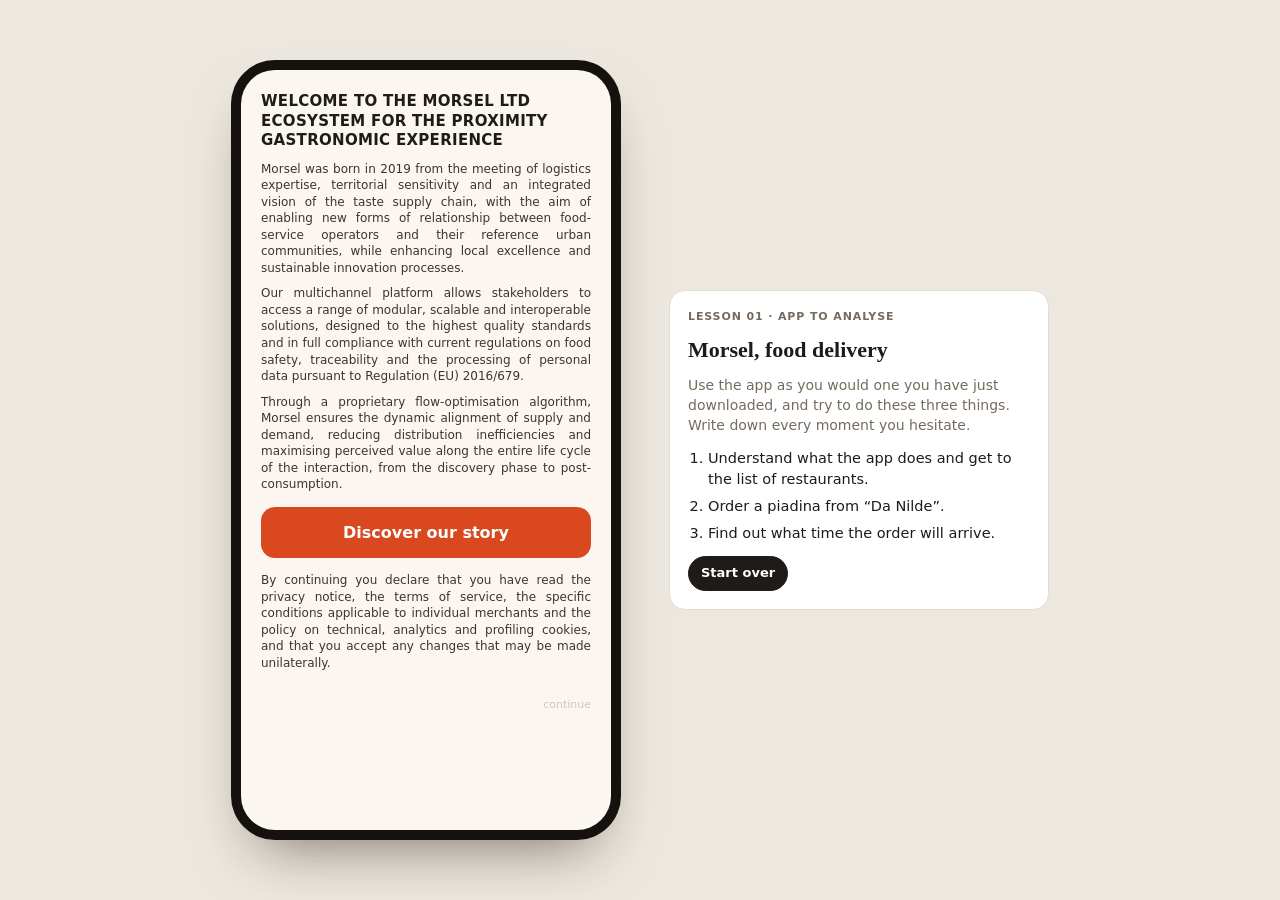
<file: lesson-01/morsel/index.html>
<!doctype html>
<html lang="en">
<head>
<meta charset="utf-8">
<meta name="viewport" content="width=device-width, initial-scale=1, viewport-fit=cover">
<title>Morsel · food delivery</title>
<style>
:root{
  --page:#ECE7DF;
  --ink:#1F1B16;
  --muted:#756B5E;
  --paper:#FBF6EF;
  --white:#FFFFFF;
  --line:#E6DCCD;
  --brand:#D9481F;
  --brand-dark:#B43A17;
  --ok:#2C7A4B;
  --font:system-ui,-apple-system,"Segoe UI",Roboto,"Helvetica Neue",Arial,sans-serif;
  --font-head:Georgia,"Times New Roman",serif;
}
*{box-sizing:border-box}
html,body{margin:0;height:100%}
body{background:var(--page);color:var(--ink);font:15px/1.45 var(--font)}
button{font:inherit;color:inherit;cursor:pointer}
button:focus-visible,a:focus-visible{outline:3px solid #2B5FD9;outline-offset:2px}

.page{min-height:100%;display:grid;gap:24px;align-items:center;justify-items:center;padding:24px 16px;
  grid-template-columns:minmax(0,1fr)}
.phone{width:min(100%,390px);height:min(780px,calc(100dvh - 48px));min-height:520px;background:#14110E;border-radius:44px;padding:10px;
  box-shadow:0 30px 60px -28px rgba(40,25,10,.6)}
.screen{position:relative;height:100%;border-radius:34px;overflow:hidden;background:var(--paper);display:flex;flex-direction:column}
.card{width:min(100%,390px);background:var(--white);border:1px solid var(--line);border-radius:16px;padding:18px;display:flex;flex-direction:column;gap:12px}
.card h1{margin:0;font:700 22px/1.15 var(--font-head)}
.card p{margin:0;color:var(--muted);font-size:14px}
.card ol{margin:0;padding-left:20px;display:flex;flex-direction:column;gap:6px;font-size:14.5px}
.card .label{font-size:11px;font-weight:700;letter-spacing:.08em;text-transform:uppercase;color:var(--muted)}
.jumps{display:flex;flex-wrap:wrap;gap:6px;align-items:center}
.jumps .label{flex-basis:100%;margin-top:6px}
[hidden]{display:none!important}
.jumps button{border:1px solid var(--line);background:var(--paper);border-radius:999px;padding:7px 12px;font-size:13px}
.jumps button:hover{border-color:var(--muted)}
.jumps .restart{background:var(--ink);border-color:var(--ink);color:#fff;font-weight:600}

@media (min-width:860px){
  .page{grid-template-columns:390px minmax(280px,380px);justify-content:center;gap:48px;padding:32px}
  .phone{width:390px}
  .card{width:100%}
}
@media (max-width:480px){
  .page{padding:0 0 24px;gap:16px;align-items:start}
  .phone{width:100%;height:100dvh;min-height:480px;border-radius:0;padding:0;box-shadow:none}
  .screen{border-radius:0}
  .card{width:calc(100% - 32px)}
}

.header{flex:none;display:flex;align-items:center;gap:8px;padding:14px 16px 10px;min-height:56px}
.header h2{flex:1;margin:0;font:700 19px/1.2 var(--font-head);text-align:center}
.round{flex:none;width:38px;height:38px;border:0;border-radius:50%;background:var(--white);display:grid;place-items:center;font-size:20px;line-height:1}
.gap{flex:none;width:38px}
.body{flex:1;overflow-y:auto;padding:4px 16px 18px;display:flex;flex-direction:column;gap:12px}
.bar{flex:none;padding:10px 16px 16px;border-top:1px solid var(--line);background:var(--paper)}
.btn{width:100%;border:0;border-radius:14px;background:var(--brand);color:#fff;font-weight:700;font-size:16px;padding:14px 16px;display:flex;justify-content:space-between;gap:10px}
.btn:active{background:var(--brand-dark)}
.btn[disabled]{opacity:.7;cursor:progress}
.btn.center{justify-content:center}
.nav{flex:none;display:flex;border-top:1px solid var(--line);background:var(--white)}
.nav button{flex:1;border:0;background:transparent;padding:9px 4px 12px;font-size:11.5px;color:var(--muted);display:flex;flex-direction:column;align-items:center;gap:2px}
.nav button b{font-size:19px;font-weight:400;line-height:1}
.nav button.active{color:var(--brand);font-weight:700}

.address{padding:16px 16px 8px}
.address small{display:block;color:var(--muted);font-size:12px}
.address strong{font:700 20px/1.2 var(--font-head)}
.live-order{border:0;width:100%;text-align:left;background:var(--ink);color:#fff;border-radius:14px;padding:12px 14px;display:flex;justify-content:space-between;align-items:center;font-weight:600}
.place{border:0;width:100%;text-align:left;background:var(--white);border-radius:16px;padding:0;overflow:hidden;box-shadow:0 1px 0 var(--line)}
.place .photo{height:84px;background:var(--c);display:flex;align-items:flex-end;padding:10px 12px;color:#fff;font:700 26px/1 var(--font-head)}
.place .info{padding:10px 12px 12px;display:flex;justify-content:space-between;gap:8px;align-items:baseline}
.place .info b{font-size:15.5px}
.place .info span{color:var(--muted);font-size:12.5px;white-space:nowrap}
.place .info small{display:block;color:var(--muted);font-size:12.5px;font-weight:400}

.dish{background:var(--white);border-radius:14px;padding:12px;display:flex;gap:10px;align-items:center}
.dish div{flex:1;min-width:0}
.dish b{display:block}
.dish small{color:var(--muted);font-size:12.5px;display:block}
.dish .price{font-weight:700;margin-top:4px;font-size:14px}
.plus{flex:none;width:36px;height:36px;border-radius:50%;border:0;background:var(--brand);color:#fff;font-size:22px;line-height:1;position:relative}
.plus i{position:absolute;top:-5px;right:-5px;min-width:19px;height:19px;border-radius:10px;background:var(--ink);color:#fff;font:700 11px/19px var(--font);font-style:normal;padding:0 4px}

.row{display:flex;justify-content:space-between;gap:10px;padding:10px 2px;border-bottom:1px solid var(--line)}
.row.total{border:0;font-weight:700;font-size:17px}
.empty{text-align:center;color:var(--muted);padding:48px 12px}

.toast{position:absolute;left:14px;right:14px;bottom:76px;background:var(--ink);color:#fff;border-radius:12px;padding:11px 14px;font-size:13.5px;z-index:5}

.welcome{flex:1;overflow-y:auto;padding:22px 20px 18px}
.welcome h2{margin:0 0 10px;font:700 15px/1.3 var(--font);text-transform:uppercase;letter-spacing:.02em}
.welcome p{margin:0 0 9px;font-size:12px;line-height:1.38;text-align:justify;color:#3b352d}
.welcome .story{display:block;width:100%;border:0;border-radius:14px;background:var(--brand);color:#fff;font-weight:700;font-size:16px;padding:14px;margin:14px 0}
.welcome .next{display:block;margin:26px 0 4px auto;border:0;background:transparent;padding:0;
  font-size:11px;color:#CFC6B8;text-decoration:none}

.veil{position:absolute;inset:0;background:rgba(20,15,10,.5);display:grid;place-items:center;padding:28px;z-index:10}
.system{width:100%;max-width:280px;background:#F4F2EF;border-radius:16px;overflow:hidden;text-align:center}
.system p{margin:0;padding:22px 18px;font-weight:700;font-size:16px;line-height:1.3}
.system div{display:flex;border-top:1px solid #D4D0CA}
.system button{flex:1;border:0;background:transparent;padding:13px 6px;font-size:15.5px;color:#1763CF}
.system button+button{border-left:1px solid #D4D0CA;font-weight:700}

.status-screen{flex:1;display:flex;flex-direction:column;align-items:center;justify-content:center;gap:8px;background:#fff;text-align:center;padding:24px}
.status-screen strong{font:700 34px/1 var(--font)}
.status-screen code{font:12px/1.4 ui-monospace,Menlo,Consolas,monospace;color:#9a9a9a}

.done{position:absolute;inset:0;background:var(--ok);color:#fff;z-index:20;display:flex;flex-direction:column;align-items:center;justify-content:center;gap:8px;text-align:center;padding:28px;
  animation:pulse var(--t,900ms) ease-in forwards}
.done h3{margin:0;font:700 26px/1.1 var(--font-head)}
.done p{margin:0;font-size:14.5px;line-height:1.4}
.done .code{font:700 28px/1 ui-monospace,Menlo,Consolas,monospace;letter-spacing:.3em;margin-top:6px}
@keyframes pulse{0%{opacity:0}12%{opacity:1}70%{opacity:1}100%{opacity:0}}
@media (prefers-reduced-motion:reduce){.done{animation:none}}
</style>
</head>
<body>

<div class="page">
  <div class="phone"><div class="screen" id="screen" aria-live="polite"></div></div>

  <aside class="card">
    <span class="label">Lesson 01 · app to analyse</span>
    <h1>Morsel, food delivery</h1>
    <p>Use the app as you would one you have just downloaded, and try to do these three things. Write down every moment you hesitate.</p>
    <ol>
      <li>Understand what the app does and get to the list of restaurants.</li>
      <li>Order a piadina from “Da Nilde”.</li>
      <li>Find out what time the order will arrive.</li>
    </ol>
    <div class="jumps">
      <button class="restart" data-jump="start">Start over</button>
      <span class="label lecturer" hidden>For the lecturer</span>
      <button class="lecturer" data-jump="permissions" hidden>Go to permissions</button>
      <button class="lecturer" data-jump="cart" hidden>Go to the cart</button>
      <button class="lecturer" data-jump="status" hidden>Go to order status</button>
    </div>
  </aside>
</div>

<script>
(function () {
  'use strict';

  var PLACES = [
    { id: 'nilde', name: 'Da Nilde', kind: 'Piadina from Romagna', time: '20–30 min', color: '#B8612B', menu: [
      { n: 'Piadina with prosciutto and squacquerone', d: 'With rocket', p: 7.50 },
      { n: 'Piadina with wild greens and sardines', d: 'Sautéed field greens', p: 8.00 },
      { n: 'Crescione with pumpkin and potato', d: 'Folded and cooked on the griddle', p: 6.50 },
      { n: 'Still water 50 cl', d: '', p: 1.50 } ] },
    { id: 'lantern', name: 'Wok Lantern', kind: 'Chinese', time: '30–40 min', color: '#8E2F3C', menu: [
      { n: 'Steamed dumplings (6 pcs)', d: 'Pork and cabbage', p: 6.00 },
      { n: 'Stir-fried rice noodles', d: 'Vegetables and egg', p: 8.50 },
      { n: 'Almond chicken', d: 'With white rice', p: 9.50 } ] },
    { id: 'forno', name: 'Forno Bruciato', kind: 'Pizza by the slice', time: '25–35 min', color: '#3F3A34', menu: [
      { n: 'Margherita', d: 'Double slice', p: 5.00 },
      { n: 'Potato and rosemary', d: 'Double slice', p: 5.50 },
      { n: 'Mortadella and pistachio', d: 'Double slice', p: 7.00 } ] },
    { id: 'green', name: 'Green Raw', kind: 'Bowls and salads', time: '15–25 min', color: '#4D7A45', menu: [
      { n: 'Salmon and avocado bowl', d: 'Rice, edamame, sesame', p: 11.00 },
      { n: 'Spelt salad', d: 'Chickpeas, feta, cherry tomatoes', p: 8.50 } ] }
  ];
  var DELIVERY = 2.50;

  var S;
  var timers = [];
  function freshState() {
    return { view: 'welcome', story: false, perm: 0, place: null,
             cart: [], paying: false, done: null, order: false, toast: '' };
  }
  function later(fn, ms) { timers.push(setTimeout(fn, ms)); }
  function clearTimers() { timers.forEach(clearTimeout); timers = []; }

  var screen = document.getElementById('screen');
  function eur(n) { return '€' + n.toFixed(2); }
  function findPlace(id) { return PLACES.filter(function (l) { return l.id === id; })[0]; }
  function items() { return S.cart.reduce(function (a, r) { return a + r.q; }, 0); }
  function subtotal() { return S.cart.reduce(function (a, r) { return a + r.q * r.p; }, 0); }
  function qty(name) { var r = S.cart.filter(function (x) { return x.n === name; })[0]; return r ? r.q : 0; }

  var VIEWS = {};

  VIEWS.welcome = function () {
    return '<div class="welcome">' +
      '<h2>Welcome to the Morsel Ltd ecosystem for the proximity gastronomic experience</h2>' +
      '<p>Morsel was born in 2019 from the meeting of logistics expertise, territorial sensitivity and an integrated vision of the taste supply chain, with the aim of enabling new forms of relationship between food-service operators and their reference urban communities, while enhancing local excellence and sustainable innovation processes.</p>' +
      '<p>Our multichannel platform allows stakeholders to access a range of modular, scalable and interoperable solutions, designed to the highest quality standards and in full compliance with current regulations on food safety, traceability and the processing of personal data pursuant to Regulation (EU) 2016/679.</p>' +
      '<p>Through a proprietary flow-optimisation algorithm, Morsel ensures the dynamic alignment of supply and demand, reducing distribution inefficiencies and maximising perceived value along the entire life cycle of the interaction, from the discovery phase to post-consumption.</p>' +
      '<button class="story" data-a="story">Discover our story</button>' +
      (S.story ?
        '<p>Founded by three partners with a background in consulting, Morsel closed its first funding round in 2021 and has progressively extended its presence to eleven regional capitals, consolidating strategic partnerships with over four hundred affiliated merchants and obtaining ISO 9001 quality certification.</p>' +
        '<p>Our mission is to generate positive impact through an inclusive growth model that puts people, territories and the culture of sharing at the centre.</p>' : '') +
      '<p>By continuing you declare that you have read the privacy notice, the terms of service, the specific conditions applicable to individual merchants and the policy on technical, analytics and profiling cookies, and that you accept any changes that may be made unilaterally.</p>' +
      '<button class="next" data-a="next">continue</button>' +
      '</div>';
  };

  VIEWS.permissions = function () {
    var text = S.perm === 0
      ? '“Morsel” would like to use your location'
      : '“Morsel” would like to send you notifications';
    return '<div class="veil"><div class="system" role="alertdialog" aria-label="Permission request">' +
      '<p>' + text + '</p>' +
      '<div><button data-a="perm" data-v="no">Don’t Allow</button>' +
      '<button data-a="perm" data-v="yes">Allow</button></div>' +
      '</div></div>';
  };

  VIEWS.home = function () {
    var h = '<div class="address"><small>Deliver to</small><strong>Via dei Mille 12</strong></div><div class="body">';
    if (S.order) {
      h += '<button class="live-order" data-a="status"><span>1 order in progress</span><span>›</span></button>';
    }
    h += PLACES.map(function (l) {
      return '<button class="place" data-a="place" data-v="' + l.id + '">' +
        '<div class="photo" style="--c:' + l.color + '">' + l.name + '</div>' +
        '<div class="info"><b>' + l.name + '<small>' + l.kind + '</small></b><span>' + l.time + '</span></div></button>';
    }).join('');
    return h + '</div>' + nav('home');
  };

  VIEWS.place = function () {
    var l = findPlace(S.place);
    var h = '<div class="header"><button class="round" data-a="home" aria-label="Back">‹</button><h2>' + l.name + '</h2><span class="gap"></span></div><div class="body">';
    h += l.menu.map(function (m, i) {
      var q = qty(m.n);
      return '<div class="dish"><div><b>' + m.n + '</b>' + (m.d ? '<small>' + m.d + '</small>' : '') +
        '<span class="price">' + eur(m.p) + '</span></div>' +
        '<button class="plus" data-a="add" data-v="' + i + '" aria-label="Add ' + m.n + '">+' + (q ? '<i>' + q + '</i>' : '') + '</button></div>';
    }).join('');
    h += '</div>';
    if (items()) {
      h += '<div class="bar"><button class="btn" data-a="cart"><span>View cart · ' + items() + '</span><span>' + eur(subtotal()) + '</span></button></div>';
    }
    return h;
  };

  VIEWS.cart = function () {
    var h = '<div class="header"><button class="round" data-a="cart-back" aria-label="Back">‹</button><h2>Cart</h2><span class="gap"></span></div>';
    if (!items()) {
      return h + '<div class="body"><p class="empty">Your cart is empty.</p></div>' + nav('');
    }
    h += '<div class="body"><div>' + S.cart.map(function (r) {
      return '<div class="row"><span>' + r.q + ' × ' + r.n + '</span><span>' + eur(r.q * r.p) + '</span></div>';
    }).join('') +
      '<div class="row"><span>Delivery</span><span>' + eur(DELIVERY) + '</span></div>' +
      '<div class="row total"><span>Total</span><span>' + eur(subtotal() + DELIVERY) + '</span></div></div></div>';
    h += '<div class="bar"><button class="btn center" data-a="pay"' + (S.paying ? ' disabled' : '') + '>' +
      (S.paying ? 'Sending your order…' : 'Order and pay ' + eur(subtotal() + DELIVERY)) + '</button></div>';
    return h;
  };

  VIEWS.status = function () {
    return '<div class="status-screen" role="alert">' +
      '<strong>Error 429</strong>' +
      '<code>ERR_TOO_MANY_REQUESTS · 0x1AD</code>' +
      '</div>';
  };

  function nav(on) {
    function item(id, icon, name) {
      return '<button data-a="nav" data-v="' + id + '" class="' + (on === id ? 'active' : '') + '"><b>' + icon + '</b>' + name + '</button>';
    }
    return '<nav class="nav">' + item('home', '⌂', 'Home') + item('orders', '☰', 'Orders') + item('profile', '☺', 'Profile') + '</nav>';
  }

  var T = 900;

  function doneScreen() {
    var c = S.done;
    return '<div class="done" role="status" style="--t:' + T + 'ms">' +
      '<h3>Order confirmed!</h3>' +
      '<p>Expected arrival at ' + c.time + '<br>Your rider is ' + c.rider + '<br>Tell them this code on delivery:</p>' +
      '<div class="code">' + c.code + '</div></div>';
  }

  function pay() {
    if (S.paying) { return; }
    S.paying = true; draw();
    later(function () {
      var at = new Date(Date.now() + 35 * 60000);
      S.done = {
        time: ('0' + at.getHours()).slice(-2) + ':' + ('0' + at.getMinutes()).slice(-2),
        rider: 'Tobia',
        code: String(1000 + Math.floor(Math.random() * 9000))
      };
      S.paying = false; S.cart = []; S.order = true; S.view = 'home';
      draw();
      later(function () { S.done = null; draw(); }, T);
    }, 700);
  }

  function draw() {
    screen.innerHTML = VIEWS[S.view]() +
      (S.done ? doneScreen() : '') +
      (S.toast ? '<div class="toast" role="status">' + S.toast + '</div>' : '');
  }
  function go(name) { S.view = name; S.toast = ''; draw(); }
  function toast(text) {
    S.toast = text; draw();
    later(function () { S.toast = ''; draw(); }, 4000);
  }

  var ACTIONS = {
    story: function () { S.story = true; draw(); },
    next: function () { S.perm = 0; go('permissions'); },
    perm: function () {
      if (S.perm === 0) { S.perm = 1; draw(); } else { go('home'); }
    },
    place: function (id) { S.place = id; go('place'); },
    home: function () { go('home'); },
    add: function (i) {
      var m = findPlace(S.place).menu[+i];
      var r = S.cart.filter(function (x) { return x.n === m.n; })[0];
      if (r) { r.q++; } else { S.cart.push({ n: m.n, p: m.p, q: 1 }); }
      draw();
    },
    cart: function () { go('cart'); },
    'cart-back': function () { go(S.place ? 'place' : 'home'); },
    pay: pay,
    status: function () { go('status'); },
    nav: function (id) {
      if (id === 'home') { go('home'); }
      else if (id === 'orders') {
        if (S.order) { go('status'); } else { toast('You haven’t placed any orders yet.'); }
      } else { toast('The profile isn’t part of this prototype.'); }
    }
  };

  screen.addEventListener('click', function (e) {
    var b = e.target.closest('[data-a]');
    if (!b || b.disabled) { return; }
    var f = ACTIONS[b.getAttribute('data-a')];
    if (f) { f(b.getAttribute('data-v')); }
  });

  function restart() { clearTimers(); S = freshState(); }
  document.querySelector('.jumps').addEventListener('click', function (e) {
    var b = e.target.closest('[data-jump]');
    if (!b) { return; }
    var where = b.getAttribute('data-jump');
    restart();
    if (where === 'permissions') { S.view = 'permissions'; }
    if (where === 'cart') {
      S.place = 'nilde';
      S.cart = [{ n: 'Piadina with prosciutto and squacquerone', p: 7.50, q: 1 }, { n: 'Still water 50 cl', p: 1.50, q: 1 }];
      S.view = 'cart';
    }
    if (where === 'status') { S.order = true; S.view = 'home'; }
    draw();
  });

  // the jump buttons are for the lecturer only: open the page with ?lecturer to see them
  if (/[?&]lecturer\b/.test(location.search)) {
    document.querySelectorAll('.lecturer').forEach(function (el) { el.hidden = false; });
  }

  restart();
  draw();
})();
</script>
</body>
</html>
</file>
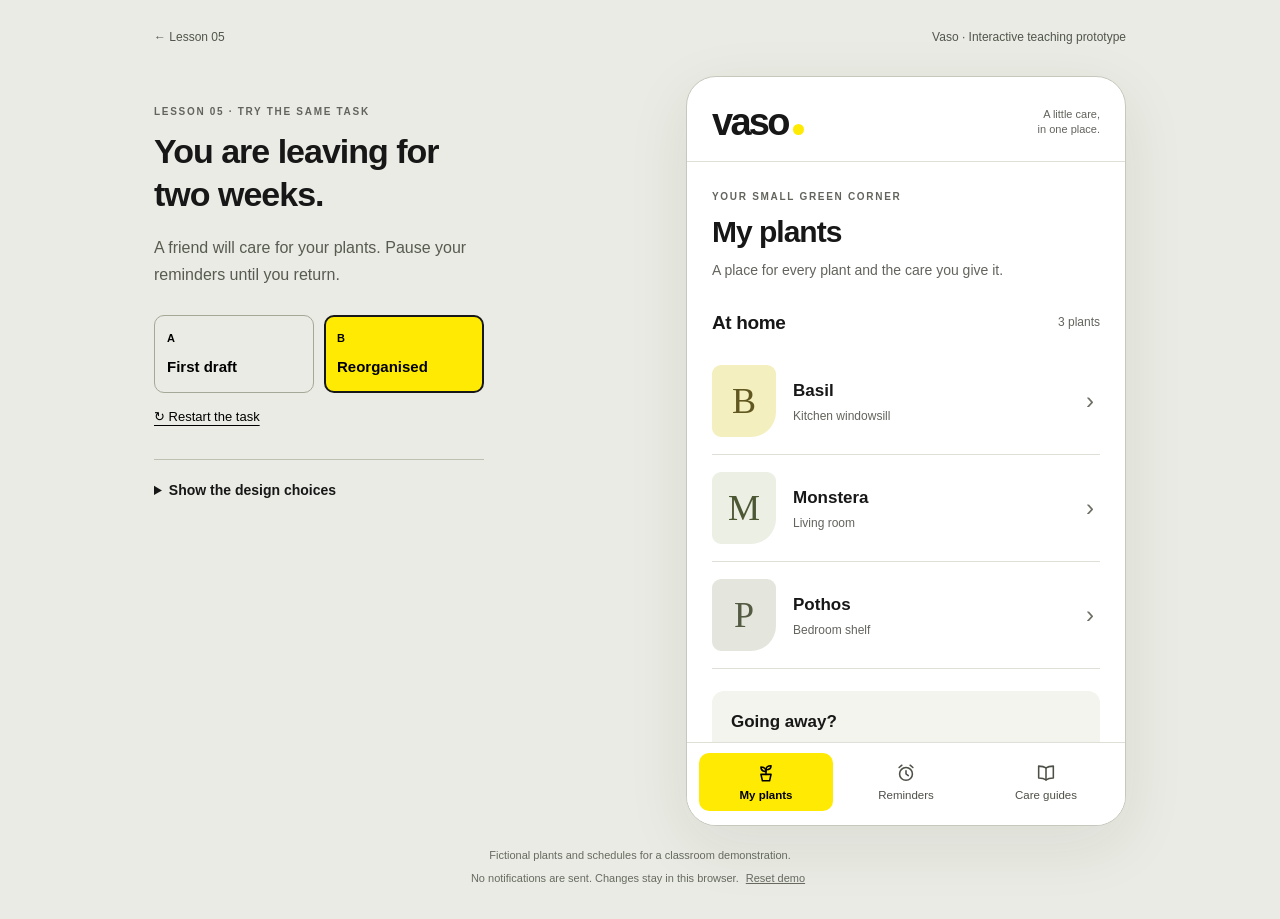
<file: lesson-05/vaso/index.html>
<!doctype html>
<html lang="en">
<head>
  <meta charset="utf-8">
  <meta name="viewport" content="width=device-width,initial-scale=1">
  <meta name="theme-color" content="#ffea04">
  <title>Vaso · A little care, in one place</title>
  <link rel="stylesheet" href="vaso.css">
</head>
<body>
  <div class="demo-context"><a href="../slides/">← Lesson 05</a><span>Vaso · Interactive teaching prototype</span></div>
  <div class="demo-workspace">
    <aside class="lesson-panel">
      <p class="eyebrow">Lesson 05 · Try the same task</p>
      <h2 class="panel-title">You are leaving for two weeks.</h2>
      <p>A friend will care for your plants. Pause your reminders until you return.</p>
      <div class="version-picker" role="group" aria-label="App version">
        <button type="button" data-version="first" aria-pressed="false"><span>A</span>First draft</button>
        <button type="button" data-version="improved" aria-pressed="true"><span>B</span>Reorganised</button>
      </div>
      <p id="task-result" class="task-result" role="status" hidden></p>
      <button type="button" class="restart" id="restart-task">↻ Restart the task</button>
      <details class="teaching-notes">
        <summary>Show the design choices</summary>
        <div id="design-notes"></div>
        <label for="navigation-example">Explore navigation layouts</label>
        <select id="navigation-example"><option value="tabs">Bottom bar</option><option value="menu">Menu</option><option value="hub">Home with links</option></select>
        <p class="teaching-hint">Available in version B. The contents stay the same while the navigation changes.</p>
        <h2>Your route</h2>
        <ol id="route-trace" aria-live="polite"></ol>
      </details>
    </aside>
  <div class="app-shell">
    <header class="brand"><a href="#plants" aria-label="Vaso, my plants">vaso<span class="brand-dot"></span></a><span>A little care,<br>in one place.</span></header>
    <main id="screen" tabindex="-1"></main>
    <nav class="main-nav" aria-label="Main sections"></nav>
  </div></div>
  <footer class="demo-footer">Fictional plants and schedules for a classroom demonstration.<br>No notifications are sent. Changes stay in this browser. <button id="reset" type="button">Reset demo</button></footer>
  <div id="notice" role="status" aria-live="polite"></div>
  <script src="vaso.js"></script>
</body>
</html>
</file>
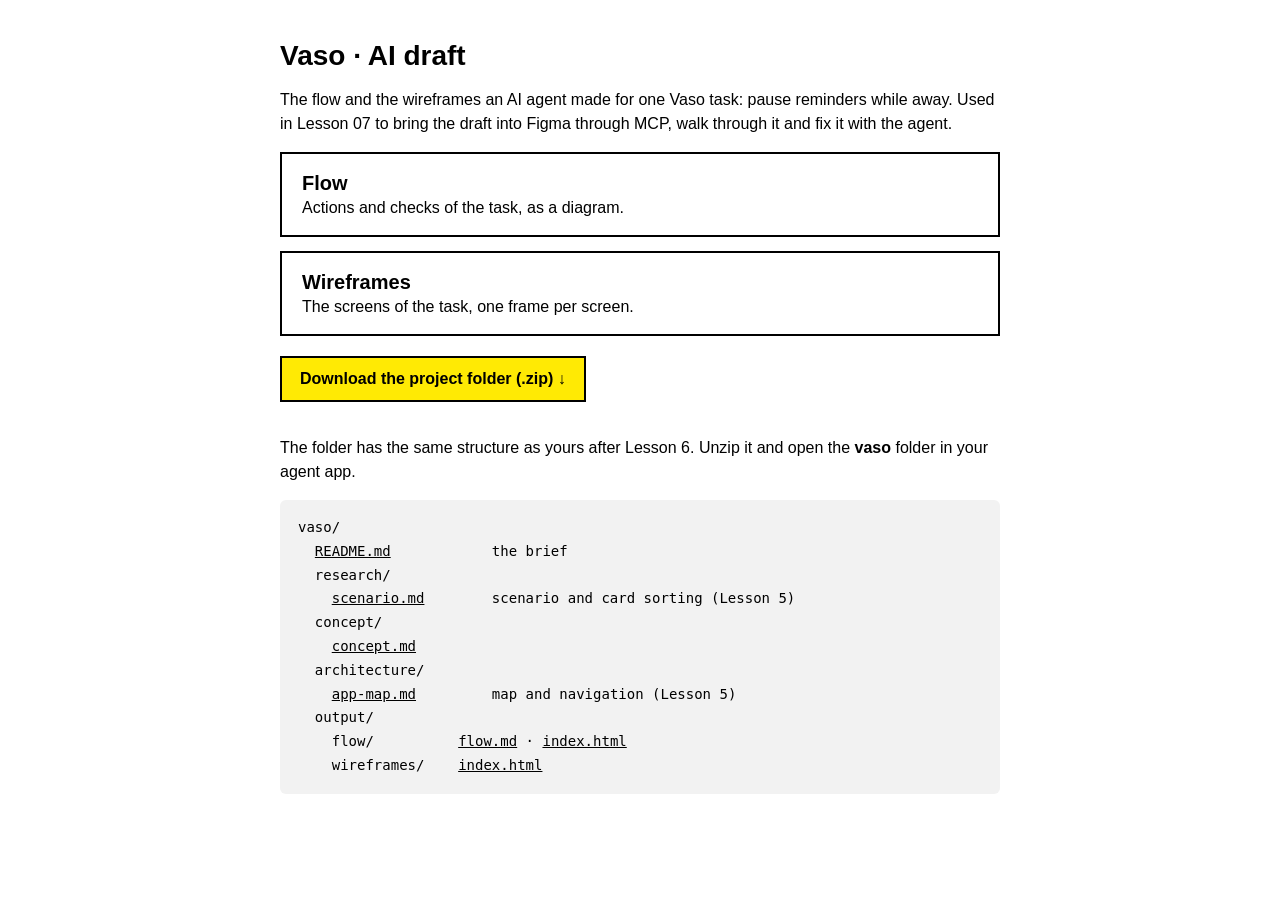
<file: lesson-07/vaso-demo/index.html>
<!DOCTYPE html>
<html lang="en">
<head>
<meta charset="utf-8">
<meta name="viewport" content="width=device-width, initial-scale=1">
<title>Vaso · AI draft for Lesson 07</title>
<style>
  body { margin: 0; padding: 40px 24px; font-family: -apple-system, "Segoe UI", Helvetica, Arial, sans-serif; color: #000; background: #fff; }
  main { max-width: 720px; margin: 0 auto; }
  h1 { font-size: 28px; margin: 0 0 8px; }
  p { font-size: 16px; line-height: 1.5; }
  a.card { display: block; border: 2px solid #000; padding: 18px 20px; margin: 14px 0; text-decoration: none; color: #000; }
  a.card:hover { background: #ffea04; }
  a.dl { display: inline-block; margin: 6px 0 18px; background: #ffea04; border: 2px solid #000; padding: 12px 18px; font-weight: 600; color: #000; text-decoration: none; }
  a.dl:hover { background: #000; color: #ffea04; }
  a.card b { display: block; font-size: 20px; margin-bottom: 4px; }
  ul { padding-left: 20px; line-height: 1.7; }
  pre.tree { font: 14px/1.7 ui-monospace, Menlo, monospace; background: #f2f2f2; padding: 16px 18px; border-radius: 6px; overflow-x: auto; }
  pre.tree a { color: #000; }
</style>
</head>
<body>
<main>
<h1>Vaso · AI draft</h1>
<p>The flow and the wireframes an AI agent made for one Vaso task: pause reminders while away. Used in Lesson 07 to bring the draft into Figma through MCP, walk through it and fix it with the agent.</p>
<a class="card" href="output/flow/"><b>Flow</b>Actions and checks of the task, as a diagram.</a>
<a class="card" href="output/wireframes/"><b>Wireframes</b>The screens of the task, one frame per screen.</a>
<a class="dl" href="vaso-demo.zip" download>Download the project folder (.zip) ↓</a>
<p>The folder has the same structure as yours after Lesson 6. Unzip it and open the <b>vaso</b> folder in your agent app.</p>
<pre class="tree">vaso/
  <a href="README.md">README.md</a>            the brief
  research/
    <a href="research/scenario.md">scenario.md</a>        scenario and card sorting (Lesson 5)
  concept/
    <a href="concept/concept.md">concept.md</a>
  architecture/
    <a href="architecture/app-map.md">app-map.md</a>         map and navigation (Lesson 5)
  output/
    flow/          <a href="output/flow/flow.md">flow.md</a> · <a href="output/flow/">index.html</a>
    wireframes/    <a href="output/wireframes/">index.html</a></pre>
</main>
</body>
</html>
</file>
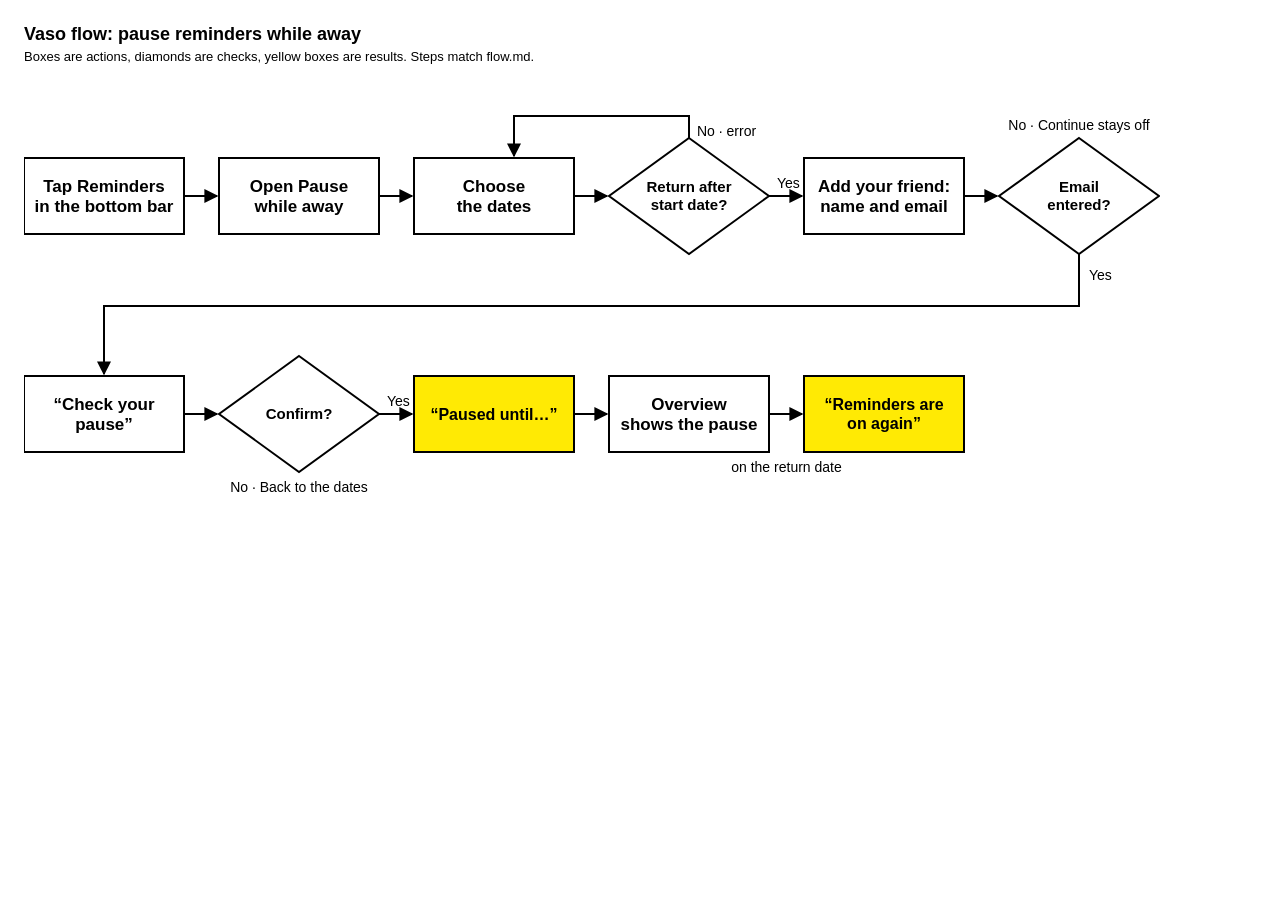
<file: lesson-07/vaso-demo/output/flow/index.html>
<!DOCTYPE html>
<html lang="en">
<head>
<meta charset="utf-8">
<meta name="viewport" content="width=device-width, initial-scale=1">
<title>Vaso flow: pause reminders while away</title>
<style>
  body { margin: 0; padding: 24px; background: #fff; color: #000; font-family: -apple-system, "Segoe UI", Helvetica, Arial, sans-serif; }
  h1 { font-size: 18px; margin: 0 0 4px; }
  p.note { margin: 0 0 20px; font-size: 13px; }
  .diagram { width: 1136px; }
  .diagram svg { width: 1136px; height: auto; display: block; }
</style>
</head>
<body>
<h1>Vaso flow: pause reminders while away</h1>
<p class="note">Boxes are actions, diamonds are checks, yellow boxes are results. Steps match flow.md.</p>
<div class="diagram" id="flow"><svg xmlns="http://www.w3.org/2000/svg" viewBox="0 0 1136 420" role="img" aria-label="Vaso flow in the draft"><defs><marker id="ah1" viewBox="0 0 10 10" refX="9" refY="5" markerWidth="7" markerHeight="7" orient="auto-start-reverse"><path d="M0 0 10 5 0 10Z" fill="#000"/></marker></defs><rect x="0.0" y="74.0" width="160" height="76" fill="#fff" stroke="#000" stroke-width="2"/><text x="80" y="107.8" font-family="Inter,Arial,sans-serif" font-size="17" font-weight="600" text-anchor="middle">Tap Reminders</text><text x="80" y="128.2" font-family="Inter,Arial,sans-serif" font-size="17" font-weight="600" text-anchor="middle">in the bottom bar</text><rect x="195.0" y="74.0" width="160" height="76" fill="#fff" stroke="#000" stroke-width="2"/><text x="275" y="107.8" font-family="Inter,Arial,sans-serif" font-size="17" font-weight="600" text-anchor="middle">Open Pause</text><text x="275" y="128.2" font-family="Inter,Arial,sans-serif" font-size="17" font-weight="600" text-anchor="middle">while away</text><rect x="390.0" y="74.0" width="160" height="76" fill="#fff" stroke="#000" stroke-width="2"/><text x="470" y="107.8" font-family="Inter,Arial,sans-serif" font-size="17" font-weight="600" text-anchor="middle">Choose</text><text x="470" y="128.2" font-family="Inter,Arial,sans-serif" font-size="17" font-weight="600" text-anchor="middle">the dates</text><polygon points="665,54.0 745.0,112 665,170.0 585.0,112" fill="#fff" stroke="#000" stroke-width="2"/><text x="665" y="108.2" font-family="Inter,Arial,sans-serif" font-size="15" font-weight="600" text-anchor="middle">Return after</text><text x="665" y="126.2" font-family="Inter,Arial,sans-serif" font-size="15" font-weight="600" text-anchor="middle">start date?</text><rect x="780.0" y="74.0" width="160" height="76" fill="#fff" stroke="#000" stroke-width="2"/><text x="860" y="107.8" font-family="Inter,Arial,sans-serif" font-size="17" font-weight="600" text-anchor="middle">Add your friend:</text><text x="860" y="128.2" font-family="Inter,Arial,sans-serif" font-size="17" font-weight="600" text-anchor="middle">name and email</text><polygon points="1055,54.0 1135.0,112 1055,170.0 975.0,112" fill="#fff" stroke="#000" stroke-width="2"/><text x="1055" y="108.2" font-family="Inter,Arial,sans-serif" font-size="15" font-weight="600" text-anchor="middle">Email</text><text x="1055" y="126.2" font-family="Inter,Arial,sans-serif" font-size="15" font-weight="600" text-anchor="middle">entered?</text><path d="M160 112H193" fill="none" stroke="#000" stroke-width="2" marker-end="url(#ah1)"/><path d="M355 112H388" fill="none" stroke="#000" stroke-width="2" marker-end="url(#ah1)"/><path d="M550 112H583" fill="none" stroke="#000" stroke-width="2" marker-end="url(#ah1)"/><path d="M745 112H778" fill="none" stroke="#000" stroke-width="2" marker-end="url(#ah1)"/><path d="M940 112H973" fill="none" stroke="#000" stroke-width="2" marker-end="url(#ah1)"/><text x="753" y="104" font-family="Inter,Arial,sans-serif" font-size="14" font-weight="500" text-anchor="start">Yes</text><path d="M665 54V32H490V72" fill="none" stroke="#000" stroke-width="2" marker-end="url(#ah1)"/><text x="673" y="52" font-family="Inter,Arial,sans-serif" font-size="14" font-weight="500" text-anchor="start">No · error</text><text x="1055" y="46" font-family="Inter,Arial,sans-serif" font-size="14" font-weight="500" text-anchor="middle">No · Continue stays off</text><path d="M1055 170V222H80V290" fill="none" stroke="#000" stroke-width="2" marker-end="url(#ah1)"/><text x="1065" y="196" font-family="Inter,Arial,sans-serif" font-size="14" font-weight="500" text-anchor="start">Yes</text><rect x="0.0" y="292.0" width="160" height="76" fill="#fff" stroke="#000" stroke-width="2"/><text x="80" y="325.8" font-family="Inter,Arial,sans-serif" font-size="17" font-weight="600" text-anchor="middle">“Check your</text><text x="80" y="346.1" font-family="Inter,Arial,sans-serif" font-size="17" font-weight="600" text-anchor="middle">pause”</text><polygon points="275,272.0 355.0,330 275,388.0 195.0,330" fill="#fff" stroke="#000" stroke-width="2"/><text x="275" y="335.2" font-family="Inter,Arial,sans-serif" font-size="15" font-weight="600" text-anchor="middle">Confirm?</text><rect x="390.0" y="292.0" width="160" height="76" fill="#ffea04" stroke="#000" stroke-width="2"/><text x="470" y="335.6" font-family="Inter,Arial,sans-serif" font-size="16" font-weight="600" text-anchor="middle">“Paused until…”</text><rect x="585.0" y="292.0" width="160" height="76" fill="#fff" stroke="#000" stroke-width="2"/><text x="665" y="325.8" font-family="Inter,Arial,sans-serif" font-size="17" font-weight="600" text-anchor="middle">Overview</text><text x="665" y="346.1" font-family="Inter,Arial,sans-serif" font-size="17" font-weight="600" text-anchor="middle">shows the pause</text><rect x="780.0" y="292.0" width="160" height="76" fill="#ffea04" stroke="#000" stroke-width="2"/><text x="860" y="326.0" font-family="Inter,Arial,sans-serif" font-size="16" font-weight="600" text-anchor="middle">“Reminders are</text><text x="860" y="345.2" font-family="Inter,Arial,sans-serif" font-size="16" font-weight="600" text-anchor="middle">on again”</text><path d="M160 330H193" fill="none" stroke="#000" stroke-width="2" marker-end="url(#ah1)"/><path d="M355 330H388" fill="none" stroke="#000" stroke-width="2" marker-end="url(#ah1)"/><path d="M550 330H583" fill="none" stroke="#000" stroke-width="2" marker-end="url(#ah1)"/><path d="M745 330H778" fill="none" stroke="#000" stroke-width="2" marker-end="url(#ah1)"/><text x="363" y="322" font-family="Inter,Arial,sans-serif" font-size="14" font-weight="500" text-anchor="start">Yes</text><text x="275" y="408" font-family="Inter,Arial,sans-serif" font-size="14" font-weight="500" text-anchor="middle">No · Back to the dates</text><text x="762.5" y="388" font-family="Inter,Arial,sans-serif" font-size="14" font-weight="500" text-anchor="middle">on the return date</text></svg></div>
</body>
</html>
</file>
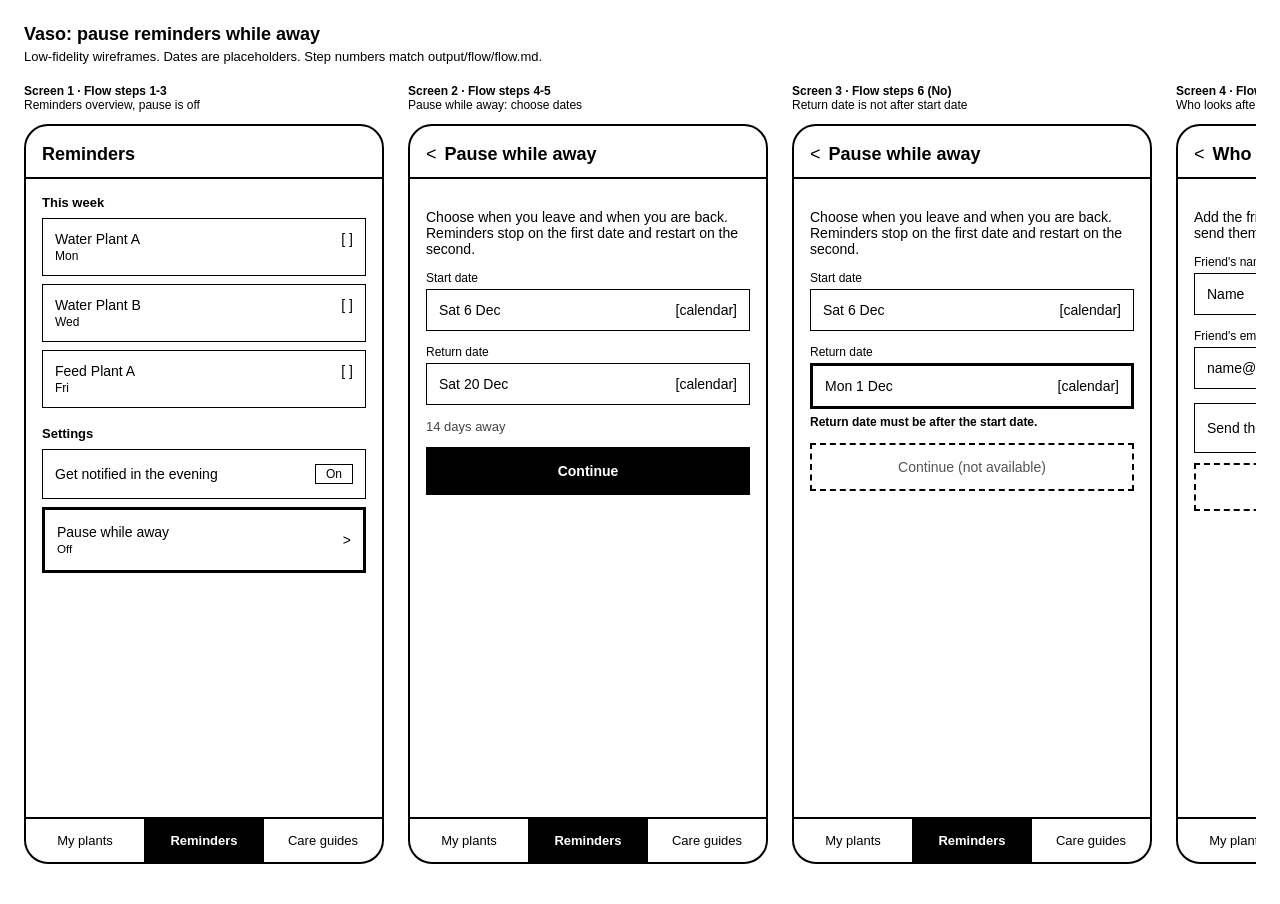
<file: lesson-07/vaso-demo/output/wireframes/index.html>
<!DOCTYPE html>
<html lang="en">
<head>
<meta charset="utf-8">
<title>Vaso wireframes: Pause reminders while away</title>
<style>
  * { box-sizing: border-box; }
  body { margin: 0; padding: 24px; background: #fff; color: #000; font-family: -apple-system, "Segoe UI", Helvetica, Arial, sans-serif; font-size: 14px; }
  h1 { font-size: 18px; margin: 0 0 4px; }
  p.note { margin: 0 0 20px; font-size: 13px; }
  .row { display: flex; gap: 24px; align-items: flex-start; overflow-x: auto; padding-bottom: 16px; }
  .col { flex: 0 0 360px; }
  .cap { font-size: 12px; margin-bottom: 6px; height: 34px; }
  .cap b { display: block; }
  .frame { width: 360px; height: 740px; border: 2px solid #000; border-radius: 24px; display: flex; flex-direction: column; overflow: hidden; background: #fff; }
  .top { padding: 18px 16px 12px; border-bottom: 2px solid #000; font-weight: bold; font-size: 18px; }
  .top span { font-weight: normal; margin-right: 8px; }
  .body { flex: 1; padding: 16px; overflow: hidden; }
  .nav { display: flex; border-top: 2px solid #000; }
  .nav div { flex: 1; text-align: center; padding: 14px 4px; font-size: 13px; border-left: 1px solid #000; }
  .nav div:first-child { border-left: 0; }
  .nav .on { background: #000; color: #fff; font-weight: bold; }
  h2 { font-size: 13px; margin: 18px 0 8px; text-transform: none; }
  h2:first-child { margin-top: 0; }
  .item { border: 1px solid #000; padding: 12px; margin-bottom: 8px; display: flex; justify-content: space-between; }
  .item small { display: block; font-size: 12px; margin-top: 2px; }
  .listrow { border: 1px solid #000; padding: 14px 12px; margin-bottom: 8px; display: flex; justify-content: space-between; align-items: center; }
  .listrow.strong { border-width: 3px; }
  .banner { border: 2px solid #000; padding: 12px; margin-bottom: 16px; }
  .banner.dash { border-style: dashed; }
  .field { margin-bottom: 14px; }
  .field label { display: block; font-size: 12px; margin-bottom: 4px; }
  .input { border: 1px solid #000; padding: 12px; display: flex; justify-content: space-between; }
  .input.err { border-width: 3px; }
  .errmsg { margin-top: 6px; font-size: 12px; font-weight: bold; }
  .btn { display: block; width: 100%; padding: 14px; text-align: center; border: 2px solid #000; margin-top: 10px; font-weight: bold; }
  .btn.primary { background: #000; color: #fff; }
  .btn.off { border-style: dashed; color: #555; font-weight: normal; }
  .big { font-size: 22px; font-weight: bold; margin: 4px 0 8px; }
  .toggle { border: 1px solid #000; padding: 2px 10px; font-size: 12px; }
  .sum { border: 1px solid #000; padding: 12px; margin: 12px 0; }
  .sum div { display: flex; justify-content: space-between; padding: 6px 0; border-bottom: 1px dotted #000; }
  .sum div:last-child { border-bottom: 0; }
  .muted { color: #444; font-size: 13px; }
</style>
</head>
<body>
<h1>Vaso: pause reminders while away</h1>
<p class="note">Low-fidelity wireframes. Dates are placeholders. Step numbers match output/flow/flow.md.</p>

<div class="row">

<!-- Screen 1 -->
<div class="col">
  <div class="cap"><b>Screen 1 · Flow steps 1-3</b>Reminders overview, pause is off</div>
  <div class="frame" id="screen-1">
    <div class="top">Reminders</div>
    <div class="body">
      <h2>This week</h2>
      <div class="item"><div>Water Plant A<small>Mon</small></div><div>[ ]</div></div>
      <div class="item"><div>Water Plant B<small>Wed</small></div><div>[ ]</div></div>
      <div class="item"><div>Feed Plant A<small>Fri</small></div><div>[ ]</div></div>
      <h2>Settings</h2>
      <div class="listrow"><span>Get notified in the evening</span><span class="toggle">On</span></div>
      <div class="listrow strong"><span>Pause while away<br><small>Off</small></span><span>&gt;</span></div>
    </div>
    <div class="nav"><div>My plants</div><div class="on">Reminders</div><div>Care guides</div></div>
  </div>
</div>

<!-- Screen 2 -->
<div class="col">
  <div class="cap"><b>Screen 2 · Flow steps 4-5</b>Pause while away: choose dates</div>
  <div class="frame" id="screen-2">
    <div class="top"><span>&lt;</span>Pause while away</div>
    <div class="body">
      <p>Choose when you leave and when you are back. Reminders stop on the first date and restart on the second.</p>
      <div class="field"><label>Start date</label><div class="input"><span>Sat 6 Dec</span><span>[calendar]</span></div></div>
      <div class="field"><label>Return date</label><div class="input"><span>Sat 20 Dec</span><span>[calendar]</span></div></div>
      <p class="muted">14 days away</p>
      <div class="btn primary">Continue</div>
    </div>
    <div class="nav"><div>My plants</div><div class="on">Reminders</div><div>Care guides</div></div>
  </div>
</div>

<!-- Screen 3 -->
<div class="col">
  <div class="cap"><b>Screen 3 · Flow steps 6 (No)</b>Return date is not after start date</div>
  <div class="frame" id="screen-3">
    <div class="top"><span>&lt;</span>Pause while away</div>
    <div class="body">
      <p>Choose when you leave and when you are back. Reminders stop on the first date and restart on the second.</p>
      <div class="field"><label>Start date</label><div class="input"><span>Sat 6 Dec</span><span>[calendar]</span></div></div>
      <div class="field"><label>Return date</label><div class="input err"><span>Mon 1 Dec</span><span>[calendar]</span></div>
        <div class="errmsg">Return date must be after the start date.</div></div>
      <div class="btn off">Continue (not available)</div>
    </div>
    <div class="nav"><div>My plants</div><div class="on">Reminders</div><div>Care guides</div></div>
  </div>
</div>

<!-- Screen 4 -->
<div class="col">
  <div class="cap"><b>Screen 4 · Flow steps 7-8</b>Who looks after your plants</div>
  <div class="frame" id="screen-4">
    <div class="top"><span>&lt;</span>Who looks after your plants?</div>
    <div class="body">
      <p>Add the friend who will water your plants. We will send them the care plan for these dates.</p>
      <div class="field"><label>Friend's name</label><div class="input"><span>Name</span></div></div>
      <div class="field"><label>Friend's email (required)</label><div class="input"><span>name@email.com</span></div></div>
      <div class="listrow"><span>Send them watering reminders</span><span class="toggle">On</span></div>
      <div class="btn off">Continue (add an email first)</div>
    </div>
    <div class="nav"><div>My plants</div><div class="on">Reminders</div><div>Care guides</div></div>
  </div>
</div>
<!-- Screen 5 -->
<div class="col">
  <div class="cap"><b>Screen 5 · Flow steps 9-10</b>Check the pause and confirm</div>
  <div class="frame" id="screen-5">
    <div class="top"><span>&lt;</span>Check your pause</div>
    <div class="body">
      <div class="sum">
        <div><span>Reminders stop</span><b>Sat 6 Dec</b></div>
        <div><span>Reminders restart</span><b>Sat 20 Dec</b></div>
        <div><span>Length</span><b>14 days</b></div>
      </div>
      <p class="muted">Evening notifications are also paused. You can change or end the pause at any time.</p>
      <div class="btn primary">Pause reminders</div>
      <div class="btn">Back</div>
    </div>
    <div class="nav"><div>My plants</div><div class="on">Reminders</div><div>Care guides</div></div>
  </div>
</div>

<!-- Screen 6 -->
<div class="col">
  <div class="cap"><b>Screen 6 · Flow steps 11</b>Result: paused state</div>
  <div class="frame" id="screen-6">
    <div class="top"><span>&lt;</span>Pause while away</div>
    <div class="body">
      <div class="banner">
        <div class="muted">Status</div>
        <div class="big">Paused until Sat 20 Dec</div>
        <div>Reminders restart on Sat 20 Dec.</div>
      </div>
      <div class="sum">
        <div><span>Started</span><b>Sat 6 Dec</b></div>
        <div><span>Returns</span><b>Sat 20 Dec</b></div>
      </div>
    </div>
    <div class="nav"><div>My plants</div><div class="on">Reminders</div><div>Care guides</div></div>
  </div>
</div>

<!-- Screen 7 -->
<div class="col">
  <div class="cap"><b>Screen 7 · Flow steps 12</b>Reminders overview while paused</div>
  <div class="frame" id="screen-7">
    <div class="top">Reminders</div>
    <div class="body">
      <div class="banner">
        <b>Paused until Sat 20 Dec</b><br>
        <span class="muted">Reminders restart on that day.</span><br><br>
        <u>Pause while away &gt;</u>
      </div>
      <h2>This week</h2>
      <div class="banner dash muted">No reminders while paused.</div>
      <h2>Settings</h2>
      <div class="listrow"><span>Get notified in the evening</span><span class="toggle">Paused</span></div>
    </div>
    <div class="nav"><div>My plants</div><div class="on">Reminders</div><div>Care guides</div></div>
  </div>
</div>

<!-- Screen 8 -->
<div class="col">
  <div class="cap"><b>Screen 8 · Flow steps 13</b>Return date: reminders are on again</div>
  <div class="frame" id="screen-8">
    <div class="top">Reminders</div>
    <div class="body">
      <div class="banner">Welcome back. Reminders are on again.</div>
      <h2>This week</h2>
      <div class="item"><div>Water Plant A<small>Mon</small></div><div>[ ]</div></div>
      <div class="item"><div>Water Plant B<small>Wed</small></div><div>[ ]</div></div>
      <h2>Settings</h2>
      <div class="listrow"><span>Get notified in the evening</span><span class="toggle">On</span></div>
      <div class="listrow"><span>Pause while away<br><small>Off</small></span><span>&gt;</span></div>
    </div>
    <div class="nav"><div>My plants</div><div class="on">Reminders</div><div>Care guides</div></div>
  </div>
</div>

</div>
</body>
</html>
</file>
<file: lesson-05/vaso/vaso.css>
:root { --yellow:#ffea04; --ink:#171717; --muted:#62645d; --line:#dedfd6; --paper:#fff; --soft:#f3f4ee; }
* { box-sizing:border-box; }
body { margin:0; color:var(--ink); background:#e9ebe4; font:15px/1.5 "Inter", "Helvetica Neue", Arial,sans-serif; }
a { color:inherit; }
button,input { font:inherit; }
button,a,input { -webkit-tap-highlight-color:transparent; }
button { cursor:pointer; }
button:focus-visible,a:focus-visible,input:focus-visible { outline:3px solid #777a00; outline-offset:4px; }
.demo-context { max-width:1020px; margin:28px auto; padding:0 24px; display:flex; justify-content:space-between; font-size:12px; color:#52564c; }
.demo-context a { text-decoration:none; }
.demo-workspace { max-width:1020px; padding:0 24px; margin:30px auto 20px; display:grid; grid-template-columns:330px 440px; justify-content:space-between; gap:50px; align-items:start; }
.lesson-panel { padding-top:28px; }
.lesson-panel > .panel-title { font-size:34px; letter-spacing:-1px; }
.lesson-panel > p:not(.eyebrow) { margin-top:19px; color:#575b50; font-size:16px; line-height:1.7; }
.version-picker { display:flex; gap:10px; margin-top:27px; }
.version-picker button { flex:1; text-align:left; padding:14px 12px; font-weight:600; background:transparent; border:1px solid #a4a897; border-radius:10px; }
.version-picker button span { display:block; font-size:11px; margin-bottom:9px; }
.version-picker button[aria-pressed=true] { background:#fff; border:2px solid #171717; padding:13px 11px; }
.version-picker button[aria-pressed=true][data-version=improved] { background:var(--yellow); }
.restart { border:0; padding:14px 0; background:none; font-size:13px; text-decoration:underline; text-underline-offset:4px; }
.teaching-notes { border-top:1px solid #bdc1b1; margin-top:18px; padding-top:20px; font-size:13px; }
.teaching-notes summary { cursor:pointer; font-weight:600; font-size:14px; }
.teaching-notes h2 { font-size:16px; margin-top:22px; }
.teaching-notes p { margin-top:11px; line-height:1.6; }
.teaching-notes select { font:inherit; width:100%; margin-top:8px; padding:11px 10px; background:#fff; border:1px solid #888f7c; border-radius:7px; }
.teaching-hint { color:var(--muted); font-size:12px; }
#route-trace { padding-left:20px; margin:10px 0 0; }
#route-trace li { padding:4px 0; }
.app-shell { width:min(100%,440px); height:min(820px,calc(100dvh - 150px)); min-height:610px; display:flex; flex-direction:column; background:var(--paper); border:1px solid #c6c8bd; border-radius:30px; box-shadow:0 18px 65px #373d1815; overflow:hidden; position:relative; }
.brand { padding:26px 25px 20px; display:flex; align-items:center; justify-content:space-between; border-bottom:1px solid var(--line); }
.brand > a { text-decoration:none; font-size:38px; font-weight:700; line-height:1; letter-spacing:-2.7px; display:flex; align-items:center; gap:5px; }
.brand-dot { background:var(--yellow); width:11px; height:11px; border-radius:50%; margin-top:15px; }
.brand > span { font-size:11px; line-height:1.4; text-align:right; color:var(--muted); }
main { min-height:0; flex:1; overflow-y:auto; overscroll-behavior:contain; padding:27px 25px 48px; }
main:focus { outline:none; }
h1,h2,h3,p { margin:0; }
h1 { font-size:30px; line-height:1.13; letter-spacing:-1px; font-weight:650; }
h2 { font-size:19px; line-height:1.25; letter-spacing:-.35px; }
h3 { font-size:17px; }
.eyebrow { font-size:10px; text-transform:uppercase; letter-spacing:1.7px; font-weight:700; margin-bottom:11px; color:var(--muted); }
.intro { font-size:14px; color:var(--muted); margin-top:11px; line-height:1.55; }
.section-title { display:flex; align-items:center; justify-content:space-between; margin-top:29px; margin-bottom:14px; }
.count { font-size:12px; color:var(--muted); }
.plant-link { text-decoration:none; display:grid; grid-template-columns:64px 1fr 14px; align-items:center; gap:17px; padding:17px 0; border-bottom:1px solid var(--line); }
.plant-link small { display:block; color:var(--muted); font-size:12px; margin-top:3px; }
.plant-initial { width:64px; height:72px; display:grid; place-items:center; font:400 36px/1 Georgia,serif; border-radius:9px 9px 25px 9px; background:#ecefe3; color:#4c5733; }
.plant-initial.basil { background:#f4efbe; color:#615720; }
.plant-initial.pothos { background:#e4e6dd; color:#535b43; }
.arrow { font-size:24px; color:#6c6f63; }
.quiet-box { background:var(--soft); padding:18px 19px; margin-top:22px; border-radius:12px; }
.quiet-box p { font-size:13px; color:var(--muted); margin-top:7px; }
.quiet-box a { display:inline-block; margin-top:10px; font-weight:600; text-underline-offset:3px; font-size:13px; }
.task-link { display:block; text-decoration:none; margin-top:25px; padding:20px; border:1px solid var(--ink); border-radius:13px; background:#fff; position:relative; }
.task-link h2 { padding-right:18px; }
.task-link p { font-size:13px; color:var(--muted); margin-top:7px; padding-right:18px; }
.task-link .arrow { position:absolute; right:17px; top:18px; }
.reminder-item { padding:15px 0; border-bottom:1px solid var(--line); display:flex; justify-content:space-between; align-items:center; gap:20px; }
.reminder-item p { font-size:12px; color:var(--muted); margin-top:3px; }
.reminder-item > span { font-size:12px; padding:5px 8px; border-radius:5px; background:var(--soft); }
.back { display:inline-block; font-size:13px; color:var(--muted); text-decoration:none; margin-bottom:20px; min-height:28px; }
.form-card { margin-top:25px; }
label { display:block; font-weight:600; font-size:13px; margin-top:19px; }
input[type=date],input[type=time] { display:block; width:100%; margin-top:8px; padding:13px 12px; color:var(--ink); background:#fff; border:1px solid #96998a; border-radius:8px; min-height:48px; }
.scope { padding:15px 0 19px; color:var(--muted); font-size:12px; border-bottom:1px solid var(--line); }
.button { border:1px solid var(--ink); background:var(--ink); color:#fff; display:block; width:100%; min-height:48px; padding:12px 16px; border-radius:9px; font-weight:600; text-align:center; text-decoration:none; margin-top:23px; }
.button.secondary { background:#fff; color:var(--ink); margin-top:12px; }
.button.yellow { background:var(--yellow); color:#000; border-color:var(--yellow); }
.text-button { background:none; border:0; padding:12px 0; text-decoration:underline; text-underline-offset:3px; font-size:13px; color:var(--muted); }
.error { color:#9e2025; font-size:13px; margin-top:15px; }
.paused { padding:22px; background:var(--yellow); border-radius:14px; margin-top:24px; }
.paused .status { display:inline-flex; font-size:10px; letter-spacing:1px; text-transform:uppercase; font-weight:700; margin-bottom:16px; }
.paused h2 { font-size:25px; line-height:1.2; }
.paused p { font-size:13px; margin-top:12px; }
.paused .small-link { display:inline-block; margin-top:17px; font-size:13px; font-weight:600; }
.subtle { font-size:12px; color:var(--muted); margin-top:14px; }
.main-nav { background:#fff; display:grid; grid-template-columns:repeat(3,1fr); gap:6px; border-top:1px solid var(--line); padding:10px 12px 14px; flex-shrink:0; }
.main-nav[hidden] { display:none; }
.main-nav a { text-decoration:none; text-align:center; font-size:11.5px; line-height:1.2; padding:9px 4px 8px; border-radius:10px; display:flex; align-items:center; flex-direction:column; gap:5px; color:#4d5047; }
.main-nav a[aria-current=page] { background:var(--yellow); color:#000; font-weight:700; }
.icon { display:block; flex-shrink:0; }
.main-nav.legacy-nav { grid-template-columns:repeat(5,1fr); gap:2px; padding-left:6px; padding-right:6px; }
.main-nav.legacy-nav a { font-size:10px; padding-left:1px; padding-right:1px; }
.main-nav.legacy-nav .icon { width:20px; height:20px; }
/* Menu layout: icon button in the header opens a panel over the content. */
.menu-toggle { width:44px; height:44px; display:grid; place-items:center; border:1px solid var(--line); background:#fff; border-radius:12px; color:var(--ink); padding:0; }
.menu-toggle[aria-expanded=true] { background:var(--ink); color:#fff; border-color:var(--ink); }
.main-nav.menu-nav { position:absolute; top:82px; right:16px; left:16px; display:flex; flex-direction:column; gap:2px; padding:8px; border:1px solid var(--line); border-radius:16px; box-shadow:0 18px 40px #1e22101f; z-index:5; }
.main-nav.menu-nav[hidden] { display:none; }
.main-nav.menu-nav a { flex-direction:row; justify-content:flex-start; padding:14px 14px; font-size:15px; gap:14px; text-align:left; color:var(--ink); }
/* Home with links: one start page, a card per section. */
.hub-list { margin-top:26px; display:grid; gap:12px; }
.hub-link { display:grid; grid-template-columns:48px 1fr 14px; align-items:center; gap:16px; text-decoration:none; padding:16px; border:1px solid var(--line); border-radius:16px; background:#fff; }
.hub-link:hover { border-color:#a2a792; }
.hub-link strong { display:block; font-size:17px; }
.hub-link small { display:block; color:var(--muted); font-size:12.5px; margin-top:3px; }
.hub-icon { width:48px; height:48px; border-radius:13px; background:var(--soft); display:grid; place-items:center; }
.hub-link.is-paused .hub-icon { background:var(--yellow); }
.hub-link.is-paused small { color:var(--ink); font-weight:600; }
.settings-link { display:block; padding:19px 0; text-decoration:none; border-bottom:1px solid var(--line); }
.settings-link small { display:block; font-size:12px; color:var(--muted); margin-top:6px; }
.demo-footer { max-width:440px; margin:18px auto 28px; text-align:center; color:#676b60; font-size:11px; padding:0 12px; line-height:1.7; }
.demo-footer button { background:none; border:0; color:inherit; text-decoration:underline; padding:4px; font-size:11px; }
#notice { position:fixed; bottom:24px; left:50%; transform:translateX(-50%); background:#171717; color:#fff; font-size:13px; padding:13px 19px; border-radius:9px; box-shadow:0 4px 20px #0002; pointer-events:none; max-width:calc(100% - 32px); z-index:10; opacity:0; transition:opacity .15s; }
#notice.show { opacity:1; }
.plant-hero { display:flex; align-items:center; gap:20px; margin-bottom:22px; }
.plant-hero .plant-initial { width:83px; height:96px; font-size:48px; flex-shrink:0; }
.history { margin:17px 0 0; padding-left:18px; font-size:13px; color:var(--muted); }
.history li { padding:5px 0; }
.guide-link { display:block; text-decoration:none; padding:19px 0; border-bottom:1px solid var(--line); }
.guide-link p { font-size:13px; color:var(--muted); margin-top:6px; }
.article p { margin-top:17px; font-size:15px; line-height:1.7; }
.article h2 { margin-top:25px; }
@media(max-width:860px) { .demo-workspace { max-width:620px; grid-template-columns:1fr; justify-items:center; gap:28px; } .lesson-panel { width:100%; padding-top:0; } .lesson-panel > .panel-title { font-size:29px; } .lesson-panel > p:not(.eyebrow) { margin-top:11px; } .app-shell { height:790px; max-height:calc(100dvh - 24px); min-height:540px; } }
@media(max-width:520px) { body { background:#e9ebe4; } .demo-context { margin:12px auto; padding:0 18px; gap:15px; font-size:10px; } .demo-context span { text-align:right; } .demo-workspace { padding:0 16px; margin-top:24px; } .lesson-panel > p:not(.eyebrow) { font-size:14px; } .version-picker { margin-top:18px; } .app-shell { width:100%; border-radius:22px; } .brand { padding:21px 23px 19px; } .main-nav { padding-bottom:max(16px,env(safe-area-inset-bottom)); } }

/* Task result: lets the class compare how many screens each version needed. */
.task-result { margin-top:16px; padding:12px 14px; background:var(--yellow); border-radius:10px; font-size:14px; line-height:1.5; }
</file>
